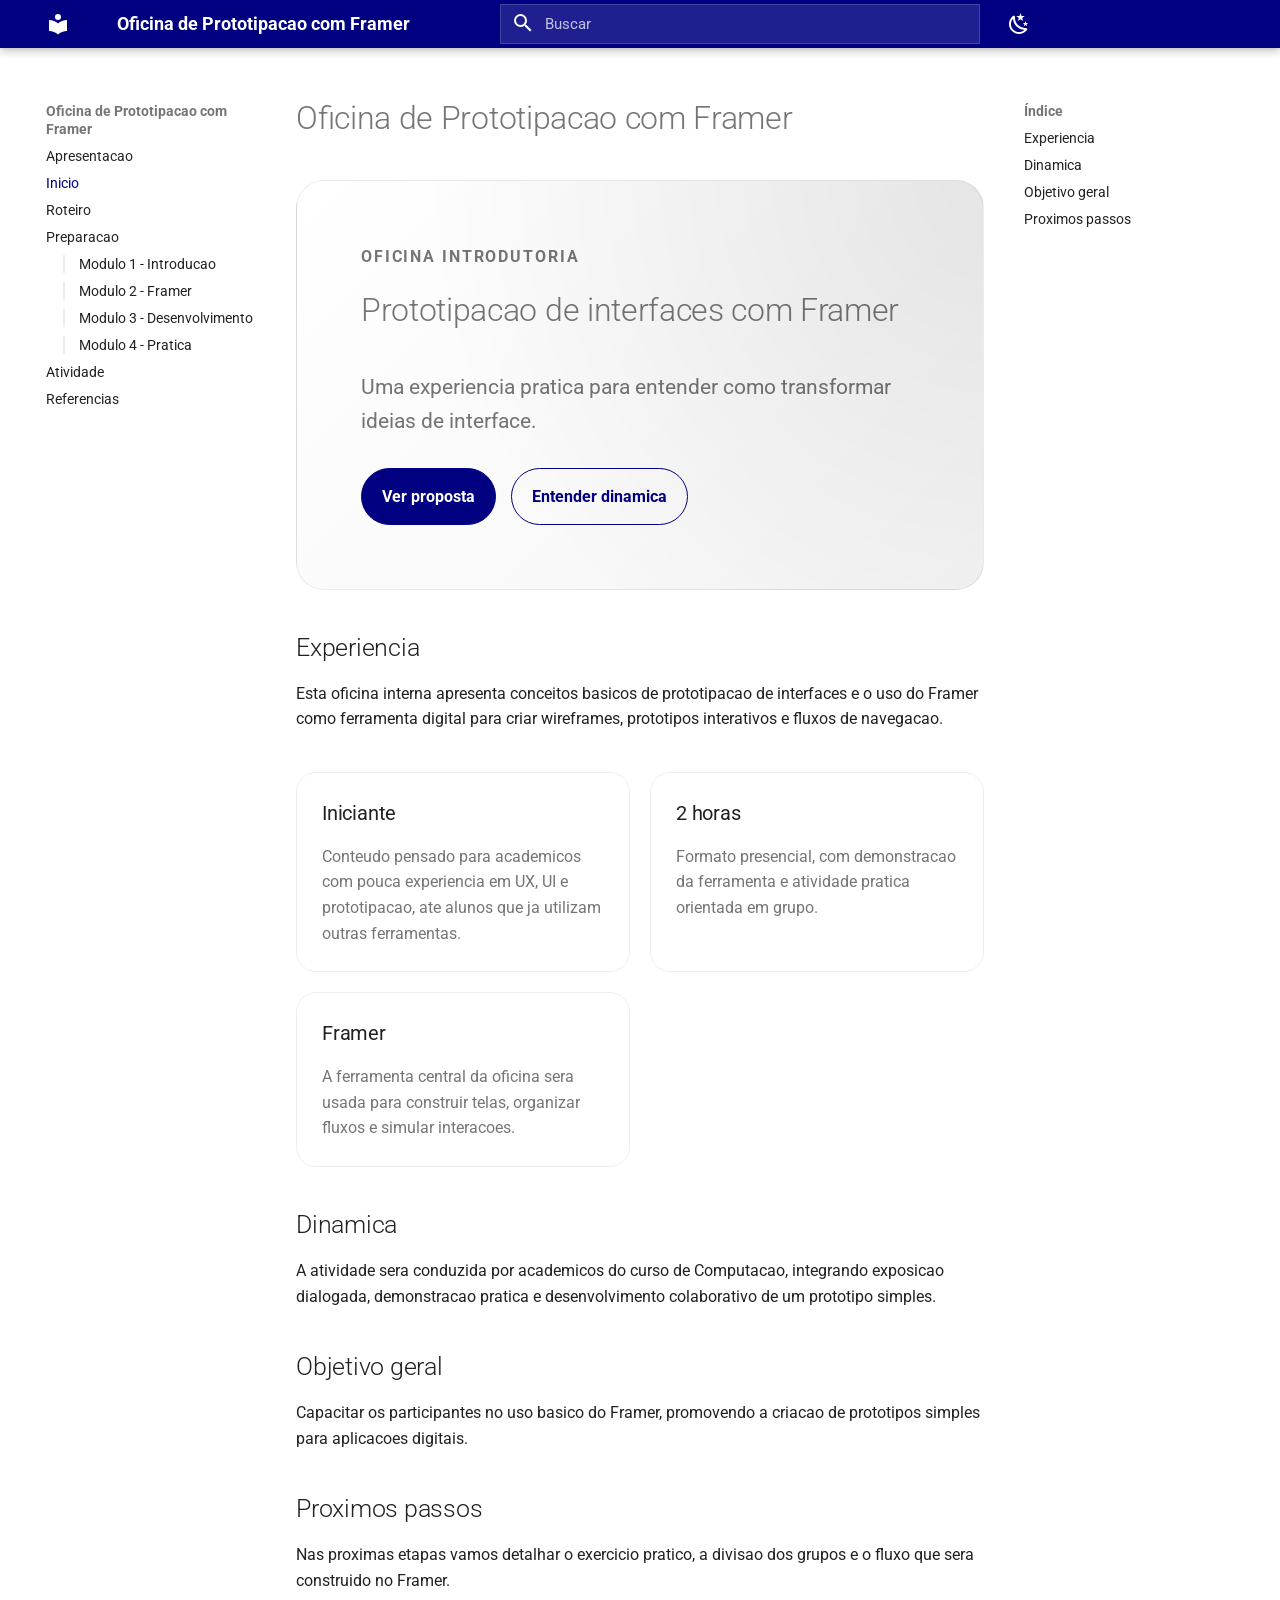
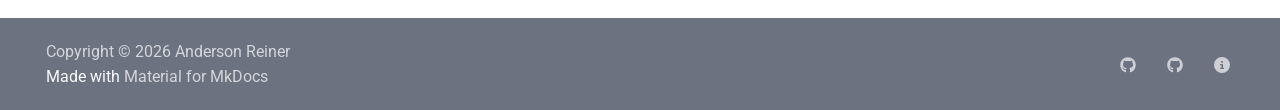
<file: index.html>
<!doctype html>
<html lang="pt" class="no-js">
  <head>
    
      <meta charset="utf-8">
      <meta name="viewport" content="width=device-width,initial-scale=1">
      
        <meta name="description" content="Material de apoio, roteiro e ambiente interativo para uma oficina introdutoria sobre prototipacao de interfaces com Framer.">
      
      
        <meta name="author" content="Anderson">
      
      
        <link rel="canonical" href="https://andersonreiner.github.io/oficina-framer/">
      
      
        <link rel="prev" href="apresentacao/">
      
      
        <link rel="next" href="roteiro/">
      
      
        
      
      
      <link rel="icon" href="assets/images/favicon.png">
      <meta name="generator" content="mkdocs-1.6.1, mkdocs-material-9.7.6">
    
    
      
        <title>Oficina de Prototipacao com Framer</title>
      
    
    
      <link rel="stylesheet" href="assets/stylesheets/main.484c7ddc.min.css">
      
        
        <link rel="stylesheet" href="assets/stylesheets/palette.ab4e12ef.min.css">
      
      


    
    
      
    
    
      
        
        
        <link rel="preconnect" href="https://fonts.gstatic.com" crossorigin>
        <link rel="stylesheet" href="https://fonts.googleapis.com/css?family=Roboto:300,300i,400,400i,700,700i%7CRoboto+Mono:400,400i,700,700i&display=fallback">
        <style>:root{--md-text-font:"Roboto";--md-code-font:"Roboto Mono"}</style>
      
    
    
      <link rel="stylesheet" href="stylesheets/workshop.css">
    
    <script>__md_scope=new URL(".",location),__md_hash=e=>[...e].reduce(((e,_)=>(e<<5)-e+_.charCodeAt(0)),0),__md_get=(e,_=localStorage,t=__md_scope)=>JSON.parse(_.getItem(t.pathname+"."+e)),__md_set=(e,_,t=localStorage,a=__md_scope)=>{try{t.setItem(a.pathname+"."+e,JSON.stringify(_))}catch(e){}}</script>
    
      

    
    
  </head>
  
  
    
    
      
    
    
    
    
    <body dir="ltr" data-md-color-scheme="default" data-md-color-primary="indigo" data-md-color-accent="indigo">
  
    
    <input class="md-toggle" data-md-toggle="drawer" type="checkbox" id="__drawer" autocomplete="off">
    <input class="md-toggle" data-md-toggle="search" type="checkbox" id="__search" autocomplete="off">
    <label class="md-overlay" for="__drawer"></label>
    <div data-md-component="skip">
      
        
        <a href="#oficina-de-prototipacao-com-framer" class="md-skip">
          Pular para conteúdo
        </a>
      
    </div>
    <div data-md-component="announce">
      
    </div>
    
    
      

  

<header class="md-header md-header--shadow" data-md-component="header">
  <nav class="md-header__inner md-grid" aria-label="Cabeçalho">
    <a href="." title="Oficina de Prototipacao com Framer" class="md-header__button md-logo" aria-label="Oficina de Prototipacao com Framer" data-md-component="logo">
      
  
  <svg xmlns="http://www.w3.org/2000/svg" viewBox="0 0 24 24"><path d="M12 8a3 3 0 0 0 3-3 3 3 0 0 0-3-3 3 3 0 0 0-3 3 3 3 0 0 0 3 3m0 3.54C9.64 9.35 6.5 8 3 8v11c3.5 0 6.64 1.35 9 3.54 2.36-2.19 5.5-3.54 9-3.54V8c-3.5 0-6.64 1.35-9 3.54"/></svg>

    </a>
    <label class="md-header__button md-icon" for="__drawer">
      
      <svg xmlns="http://www.w3.org/2000/svg" viewBox="0 0 24 24"><path d="M3 6h18v2H3zm0 5h18v2H3zm0 5h18v2H3z"/></svg>
    </label>
    <div class="md-header__title" data-md-component="header-title">
      <div class="md-header__ellipsis">
        <div class="md-header__topic">
          <span class="md-ellipsis">
            Oficina de Prototipacao com Framer
          </span>
        </div>
        <div class="md-header__topic" data-md-component="header-topic">
          <span class="md-ellipsis">
            
              Inicio
            
          </span>
        </div>
      </div>
    </div>
    
      
        <form class="md-header__option" data-md-component="palette">
  
    
    
    
    <input class="md-option" data-md-color-media="" data-md-color-scheme="default" data-md-color-primary="indigo" data-md-color-accent="indigo"  aria-label="Alternar para modo escuro"  type="radio" name="__palette" id="__palette_0">
    
      <label class="md-header__button md-icon" title="Alternar para modo escuro" for="__palette_1" hidden>
        <svg xmlns="http://www.w3.org/2000/svg" viewBox="0 0 24 24"><path d="m17.75 4.09-2.53 1.94.91 3.06-2.63-1.81-2.63 1.81.91-3.06-2.53-1.94L12.44 4l1.06-3 1.06 3zm3.5 6.91-1.64 1.25.59 1.98-1.7-1.17-1.7 1.17.59-1.98L15.75 11l2.06-.05L18.5 9l.69 1.95zm-2.28 4.95c.83-.08 1.72 1.1 1.19 1.85-.32.45-.66.87-1.08 1.27C15.17 23 8.84 23 4.94 19.07c-3.91-3.9-3.91-10.24 0-14.14.4-.4.82-.76 1.27-1.08.75-.53 1.93.36 1.85 1.19-.27 2.86.69 5.83 2.89 8.02a9.96 9.96 0 0 0 8.02 2.89m-1.64 2.02a12.08 12.08 0 0 1-7.8-3.47c-2.17-2.19-3.33-5-3.49-7.82-2.81 3.14-2.7 7.96.31 10.98 3.02 3.01 7.84 3.12 10.98.31"/></svg>
      </label>
    
  
    
    
    
    <input class="md-option" data-md-color-media="" data-md-color-scheme="slate" data-md-color-primary="indigo" data-md-color-accent="indigo"  aria-label="Alternar para modo claro"  type="radio" name="__palette" id="__palette_1">
    
      <label class="md-header__button md-icon" title="Alternar para modo claro" for="__palette_0" hidden>
        <svg xmlns="http://www.w3.org/2000/svg" viewBox="0 0 24 24"><path d="M12 7a5 5 0 0 1 5 5 5 5 0 0 1-5 5 5 5 0 0 1-5-5 5 5 0 0 1 5-5m0 2a3 3 0 0 0-3 3 3 3 0 0 0 3 3 3 3 0 0 0 3-3 3 3 0 0 0-3-3m0-7 2.39 3.42C13.65 5.15 12.84 5 12 5s-1.65.15-2.39.42zM3.34 7l4.16-.35A7.2 7.2 0 0 0 5.94 8.5c-.44.74-.69 1.5-.83 2.29zm.02 10 1.76-3.77a7.131 7.131 0 0 0 2.38 4.14zM20.65 7l-1.77 3.79a7.02 7.02 0 0 0-2.38-4.15zm-.01 10-4.14.36c.59-.51 1.12-1.14 1.54-1.86.42-.73.69-1.5.83-2.29zM12 22l-2.41-3.44c.74.27 1.55.44 2.41.44.82 0 1.63-.17 2.37-.44z"/></svg>
      </label>
    
  
</form>
      
    
    
      <script>var palette=__md_get("__palette");if(palette&&palette.color){if("(prefers-color-scheme)"===palette.color.media){var media=matchMedia("(prefers-color-scheme: light)"),input=document.querySelector(media.matches?"[data-md-color-media='(prefers-color-scheme: light)']":"[data-md-color-media='(prefers-color-scheme: dark)']");palette.color.media=input.getAttribute("data-md-color-media"),palette.color.scheme=input.getAttribute("data-md-color-scheme"),palette.color.primary=input.getAttribute("data-md-color-primary"),palette.color.accent=input.getAttribute("data-md-color-accent")}for(var[key,value]of Object.entries(palette.color))document.body.setAttribute("data-md-color-"+key,value)}</script>
    
    
    
      
      
        <label class="md-header__button md-icon" for="__search">
          
          <svg xmlns="http://www.w3.org/2000/svg" viewBox="0 0 24 24"><path d="M9.5 3A6.5 6.5 0 0 1 16 9.5c0 1.61-.59 3.09-1.56 4.23l.27.27h.79l5 5-1.5 1.5-5-5v-.79l-.27-.27A6.52 6.52 0 0 1 9.5 16 6.5 6.5 0 0 1 3 9.5 6.5 6.5 0 0 1 9.5 3m0 2C7 5 5 7 5 9.5S7 14 9.5 14 14 12 14 9.5 12 5 9.5 5"/></svg>
        </label>
        <div class="md-search" data-md-component="search" role="dialog">
  <label class="md-search__overlay" for="__search"></label>
  <div class="md-search__inner" role="search">
    <form class="md-search__form" name="search">
      <input type="text" class="md-search__input" name="query" aria-label="Buscar" placeholder="Buscar" autocapitalize="off" autocorrect="off" autocomplete="off" spellcheck="false" data-md-component="search-query" required>
      <label class="md-search__icon md-icon" for="__search">
        
        <svg xmlns="http://www.w3.org/2000/svg" viewBox="0 0 24 24"><path d="M9.5 3A6.5 6.5 0 0 1 16 9.5c0 1.61-.59 3.09-1.56 4.23l.27.27h.79l5 5-1.5 1.5-5-5v-.79l-.27-.27A6.52 6.52 0 0 1 9.5 16 6.5 6.5 0 0 1 3 9.5 6.5 6.5 0 0 1 9.5 3m0 2C7 5 5 7 5 9.5S7 14 9.5 14 14 12 14 9.5 12 5 9.5 5"/></svg>
        
        <svg xmlns="http://www.w3.org/2000/svg" viewBox="0 0 24 24"><path d="M20 11v2H8l5.5 5.5-1.42 1.42L4.16 12l7.92-7.92L13.5 5.5 8 11z"/></svg>
      </label>
      <nav class="md-search__options" aria-label="Pesquisar">
        
        <button type="reset" class="md-search__icon md-icon" title="Limpar" aria-label="Limpar" tabindex="-1">
          
          <svg xmlns="http://www.w3.org/2000/svg" viewBox="0 0 24 24"><path d="M19 6.41 17.59 5 12 10.59 6.41 5 5 6.41 10.59 12 5 17.59 6.41 19 12 13.41 17.59 19 19 17.59 13.41 12z"/></svg>
        </button>
      </nav>
      
        <div class="md-search__suggest" data-md-component="search-suggest"></div>
      
    </form>
    <div class="md-search__output">
      <div class="md-search__scrollwrap" tabindex="0" data-md-scrollfix>
        <div class="md-search-result" data-md-component="search-result">
          <div class="md-search-result__meta">
            Inicializando busca
          </div>
          <ol class="md-search-result__list" role="presentation"></ol>
        </div>
      </div>
    </div>
  </div>
</div>
      
    
    
  </nav>
  
</header>
    
    <div class="md-container" data-md-component="container">
      
      
        
          
        
      
      <main class="md-main" data-md-component="main">
        <div class="md-main__inner md-grid">
          
            
              
              <div class="md-sidebar md-sidebar--primary" data-md-component="sidebar" data-md-type="navigation" >
                <div class="md-sidebar__scrollwrap">
                  <div class="md-sidebar__inner">
                    



<nav class="md-nav md-nav--primary" aria-label="Navegação" data-md-level="0">
  <label class="md-nav__title" for="__drawer">
    <a href="." title="Oficina de Prototipacao com Framer" class="md-nav__button md-logo" aria-label="Oficina de Prototipacao com Framer" data-md-component="logo">
      
  
  <svg xmlns="http://www.w3.org/2000/svg" viewBox="0 0 24 24"><path d="M12 8a3 3 0 0 0 3-3 3 3 0 0 0-3-3 3 3 0 0 0-3 3 3 3 0 0 0 3 3m0 3.54C9.64 9.35 6.5 8 3 8v11c3.5 0 6.64 1.35 9 3.54 2.36-2.19 5.5-3.54 9-3.54V8c-3.5 0-6.64 1.35-9 3.54"/></svg>

    </a>
    Oficina de Prototipacao com Framer
  </label>
  
  <ul class="md-nav__list" data-md-scrollfix>
    
      
      
  
  
  
  
    <li class="md-nav__item">
      <a href="apresentacao/" class="md-nav__link">
        
  
  
  <span class="md-ellipsis">
    
  
    Apresentacao
  

    
  </span>
  
  

      </a>
    </li>
  

    
      
      
  
  
    
  
  
  
    <li class="md-nav__item md-nav__item--active">
      
      <input class="md-nav__toggle md-toggle" type="checkbox" id="__toc">
      
      
        
      
      
        <label class="md-nav__link md-nav__link--active" for="__toc">
          
  
  
  <span class="md-ellipsis">
    
  
    Inicio
  

    
  </span>
  
  

          <span class="md-nav__icon md-icon"></span>
        </label>
      
      <a href="." class="md-nav__link md-nav__link--active">
        
  
  
  <span class="md-ellipsis">
    
  
    Inicio
  

    
  </span>
  
  

      </a>
      
        

<nav class="md-nav md-nav--secondary" aria-label="Índice">
  
  
  
    
  
  
    <label class="md-nav__title" for="__toc">
      <span class="md-nav__icon md-icon"></span>
      Índice
    </label>
    <ul class="md-nav__list" data-md-component="toc" data-md-scrollfix>
      
        <li class="md-nav__item">
  <a href="#experiencia" class="md-nav__link">
    <span class="md-ellipsis">
      
        Experiencia
      
    </span>
  </a>
  
</li>
      
        <li class="md-nav__item">
  <a href="#dinamica" class="md-nav__link">
    <span class="md-ellipsis">
      
        Dinamica
      
    </span>
  </a>
  
</li>
      
        <li class="md-nav__item">
  <a href="#objetivo-geral" class="md-nav__link">
    <span class="md-ellipsis">
      
        Objetivo geral
      
    </span>
  </a>
  
</li>
      
        <li class="md-nav__item">
  <a href="#proximos-passos" class="md-nav__link">
    <span class="md-ellipsis">
      
        Proximos passos
      
    </span>
  </a>
  
</li>
      
    </ul>
  
</nav>
      
    </li>
  

    
      
      
  
  
  
  
    <li class="md-nav__item">
      <a href="roteiro/" class="md-nav__link">
        
  
  
  <span class="md-ellipsis">
    
  
    Roteiro
  

    
  </span>
  
  

      </a>
    </li>
  

    
      
      
  
  
  
  
    <li class="md-nav__item">
      <a href="preparacao/" class="md-nav__link">
        
  
  
  <span class="md-ellipsis">
    
  
    Preparacao
  

    
  </span>
  
  

      </a>
    </li>
  

    
      
      
  
  
  
  
    <li class="md-nav__item">
      <a href="modulo-1-introducao/" class="md-nav__link">
        
  
  
  <span class="md-ellipsis">
    
  
    Modulo 1 - Introducao
  

    
  </span>
  
  

      </a>
    </li>
  

    
      
      
  
  
  
  
    <li class="md-nav__item">
      <a href="modulo-2-framer/" class="md-nav__link">
        
  
  
  <span class="md-ellipsis">
    
  
    Modulo 2 - Framer
  

    
  </span>
  
  

      </a>
    </li>
  

    
      
      
  
  
  
  
    <li class="md-nav__item">
      <a href="modulo-3-desenvolvimento/" class="md-nav__link">
        
  
  
  <span class="md-ellipsis">
    
  
    Modulo 3 - Desenvolvimento
  

    
  </span>
  
  

      </a>
    </li>
  

    
      
      
  
  
  
  
    <li class="md-nav__item">
      <a href="modulo-4-pratica/" class="md-nav__link">
        
  
  
  <span class="md-ellipsis">
    
  
    Modulo 4 - Pratica
  

    
  </span>
  
  

      </a>
    </li>
  

    
      
      
  
  
  
  
    <li class="md-nav__item">
      <a href="atividade/" class="md-nav__link">
        
  
  
  <span class="md-ellipsis">
    
  
    Atividade
  

    
  </span>
  
  

      </a>
    </li>
  

    
      
      
  
  
  
  
    <li class="md-nav__item">
      <a href="referencias/" class="md-nav__link">
        
  
  
  <span class="md-ellipsis">
    
  
    Referencias
  

    
  </span>
  
  

      </a>
    </li>
  

    
  </ul>
</nav>
                  </div>
                </div>
              </div>
            
            
              
              <div class="md-sidebar md-sidebar--secondary" data-md-component="sidebar" data-md-type="toc" >
                <div class="md-sidebar__scrollwrap">
                  <div class="md-sidebar__inner">
                    

<nav class="md-nav md-nav--secondary" aria-label="Índice">
  
  
  
    
  
  
    <label class="md-nav__title" for="__toc">
      <span class="md-nav__icon md-icon"></span>
      Índice
    </label>
    <ul class="md-nav__list" data-md-component="toc" data-md-scrollfix>
      
        <li class="md-nav__item">
  <a href="#experiencia" class="md-nav__link">
    <span class="md-ellipsis">
      
        Experiencia
      
    </span>
  </a>
  
</li>
      
        <li class="md-nav__item">
  <a href="#dinamica" class="md-nav__link">
    <span class="md-ellipsis">
      
        Dinamica
      
    </span>
  </a>
  
</li>
      
        <li class="md-nav__item">
  <a href="#objetivo-geral" class="md-nav__link">
    <span class="md-ellipsis">
      
        Objetivo geral
      
    </span>
  </a>
  
</li>
      
        <li class="md-nav__item">
  <a href="#proximos-passos" class="md-nav__link">
    <span class="md-ellipsis">
      
        Proximos passos
      
    </span>
  </a>
  
</li>
      
    </ul>
  
</nav>
                  </div>
                </div>
              </div>
            
          
          
            <div class="md-content" data-md-component="content">
              
              <article class="md-content__inner md-typeset">
                
                  



<h1 id="oficina-de-prototipacao-com-framer">Oficina de Prototipacao com Framer</h1>
<section class="hero">
  <p class="hero__eyebrow">Oficina introdutoria</p>
  <h1 class="hero__title">Prototipacao de interfaces com Framer</h1>
  <p class="hero__text">
    Uma experiencia pratica para entender como transformar ideias de interface.
  </p>
  <div class="hero__actions">
    <a class="hero__button hero__button--primary" href="#experiencia">Ver proposta</a>
    <a class="hero__button" href="#dinamica">Entender dinamica</a>
  </div>
</section>

<h2 id="experiencia">Experiencia</h2>
<p>Esta oficina interna apresenta conceitos basicos de prototipacao de interfaces e o uso do Framer como ferramenta digital para criar wireframes, prototipos interativos e fluxos de navegacao.</p>
<div class="landing-grid">
  <article class="landing-card">
    <h3>Iniciante</h3>
    <p>Conteudo pensado para academicos com pouca experiencia em UX, UI e prototipacao, ate alunos que ja utilizam outras ferramentas.</p>
  </article>
  <article class="landing-card">
    <h3>2 horas</h3>
    <p>Formato presencial, com demonstracao da ferramenta e atividade pratica orientada em grupo.</p>
  </article>
  <article class="landing-card">
    <h3>Framer</h3>
    <p>A ferramenta central da oficina sera usada para construir telas, organizar fluxos e simular interacoes.</p>
  </article>
</div>

<h2 id="dinamica">Dinamica</h2>
<p>A atividade sera conduzida por academicos do curso de Computacao, integrando exposicao dialogada, demonstracao pratica e desenvolvimento colaborativo de um prototipo simples.</p>
<h2 id="objetivo-geral">Objetivo geral</h2>
<p>Capacitar os participantes no uso basico do Framer, promovendo a criacao de prototipos simples para aplicacoes digitais.</p>
<h2 id="proximos-passos">Proximos passos</h2>
<p>Nas proximas etapas vamos detalhar o exercicio pratico, a divisao dos grupos e o fluxo que sera construido no Framer.</p>












                
              </article>
            </div>
          
          
<script>var target=document.getElementById(location.hash.slice(1));target&&target.name&&(target.checked=target.name.startsWith("__tabbed_"))</script>
        </div>
        
          <button type="button" class="md-top md-icon" data-md-component="top" hidden>
  
  <svg xmlns="http://www.w3.org/2000/svg" viewBox="0 0 24 24"><path d="M13 20h-2V8l-5.5 5.5-1.42-1.42L12 4.16l7.92 7.92-1.42 1.42L13 8z"/></svg>
  Voltar para o topo
</button>
        
      </main>
      
        <footer class="md-footer">
  
  <div class="md-footer-meta md-typeset">
    <div class="md-footer-meta__inner md-grid">
      <div class="md-copyright">
  
    <div class="md-copyright__highlight">
      Copyright &copy; 2026 Anderson Reiner
    </div>
  
  
    Made with
    <a href="https://squidfunk.github.io/mkdocs-material/" target="_blank" rel="noopener">
      Material for MkDocs
    </a>
  
</div>
      
        
<div class="md-social">
  
    
    
    
    
    <a href="https://github.com/AndersonReiner" target="_blank" rel="noopener" title="Anderson Reiner no GitHub" class="md-social__link">
      <svg xmlns="http://www.w3.org/2000/svg" viewBox="0 0 512 512"><!--! Font Awesome Free 7.1.0 by @fontawesome - https://fontawesome.com License - https://fontawesome.com/license/free (Icons: CC BY 4.0, Fonts: SIL OFL 1.1, Code: MIT License) Copyright 2025 Fonticons, Inc.--><path d="M173.9 397.4c0 2-2.3 3.6-5.2 3.6-3.3.3-5.6-1.3-5.6-3.6 0-2 2.3-3.6 5.2-3.6 3-.3 5.6 1.3 5.6 3.6m-31.1-4.5c-.7 2 1.3 4.3 4.3 4.9 2.6 1 5.6 0 6.2-2s-1.3-4.3-4.3-5.2c-2.6-.7-5.5.3-6.2 2.3m44.2-1.7c-2.9.7-4.9 2.6-4.6 4.9.3 2 2.9 3.3 5.9 2.6 2.9-.7 4.9-2.6 4.6-4.6-.3-1.9-3-3.2-5.9-2.9M252.8 8C114.1 8 8 113.3 8 252c0 110.9 69.8 205.8 169.5 239.2 12.8 2.3 17.3-5.6 17.3-12.1 0-6.2-.3-40.4-.3-61.4 0 0-70 15-84.7-29.8 0 0-11.4-29.1-27.8-36.6 0 0-22.9-15.7 1.6-15.4 0 0 24.9 2 38.6 25.8 21.9 38.6 58.6 27.5 72.9 20.9 2.3-16 8.8-27.1 16-33.7-55.9-6.2-112.3-14.3-112.3-110.5 0-27.5 7.6-41.3 23.6-58.9-2.6-6.5-11.1-33.3 2.6-67.9 20.9-6.5 69 27 69 27 20-5.6 41.5-8.5 62.8-8.5s42.8 2.9 62.8 8.5c0 0 48.1-33.6 69-27 13.7 34.7 5.2 61.4 2.6 67.9 16 17.7 25.8 31.5 25.8 58.9 0 96.5-58.9 104.2-114.8 110.5 9.2 7.9 17 22.9 17 46.4 0 33.7-.3 75.4-.3 83.6 0 6.5 4.6 14.4 17.3 12.1C436.2 457.8 504 362.9 504 252 504 113.3 391.5 8 252.8 8M105.2 352.9c-1.3 1-1 3.3.7 5.2 1.6 1.6 3.9 2.3 5.2 1 1.3-1 1-3.3-.7-5.2-1.6-1.6-3.9-2.3-5.2-1m-10.8-8.1c-.7 1.3.3 2.9 2.3 3.9 1.6 1 3.6.7 4.3-.7.7-1.3-.3-2.9-2.3-3.9-2-.6-3.6-.3-4.3.7m32.4 35.6c-1.6 1.3-1 4.3 1.3 6.2 2.3 2.3 5.2 2.6 6.5 1 1.3-1.3.7-4.3-1.3-6.2-2.2-2.3-5.2-2.6-6.5-1m-11.4-14.7c-1.6 1-1.6 3.6 0 5.9s4.3 3.3 5.6 2.3c1.6-1.3 1.6-3.9 0-6.2-1.4-2.3-4-3.3-5.6-2"/></svg>
    </a>
  
    
    
    
    
    <a href="https://github.com/gustavo-patricio" target="_blank" rel="noopener" title="Gustavo Patrick no GitHub" class="md-social__link">
      <svg xmlns="http://www.w3.org/2000/svg" viewBox="0 0 512 512"><!--! Font Awesome Free 7.1.0 by @fontawesome - https://fontawesome.com License - https://fontawesome.com/license/free (Icons: CC BY 4.0, Fonts: SIL OFL 1.1, Code: MIT License) Copyright 2025 Fonticons, Inc.--><path d="M173.9 397.4c0 2-2.3 3.6-5.2 3.6-3.3.3-5.6-1.3-5.6-3.6 0-2 2.3-3.6 5.2-3.6 3-.3 5.6 1.3 5.6 3.6m-31.1-4.5c-.7 2 1.3 4.3 4.3 4.9 2.6 1 5.6 0 6.2-2s-1.3-4.3-4.3-5.2c-2.6-.7-5.5.3-6.2 2.3m44.2-1.7c-2.9.7-4.9 2.6-4.6 4.9.3 2 2.9 3.3 5.9 2.6 2.9-.7 4.9-2.6 4.6-4.6-.3-1.9-3-3.2-5.9-2.9M252.8 8C114.1 8 8 113.3 8 252c0 110.9 69.8 205.8 169.5 239.2 12.8 2.3 17.3-5.6 17.3-12.1 0-6.2-.3-40.4-.3-61.4 0 0-70 15-84.7-29.8 0 0-11.4-29.1-27.8-36.6 0 0-22.9-15.7 1.6-15.4 0 0 24.9 2 38.6 25.8 21.9 38.6 58.6 27.5 72.9 20.9 2.3-16 8.8-27.1 16-33.7-55.9-6.2-112.3-14.3-112.3-110.5 0-27.5 7.6-41.3 23.6-58.9-2.6-6.5-11.1-33.3 2.6-67.9 20.9-6.5 69 27 69 27 20-5.6 41.5-8.5 62.8-8.5s42.8 2.9 62.8 8.5c0 0 48.1-33.6 69-27 13.7 34.7 5.2 61.4 2.6 67.9 16 17.7 25.8 31.5 25.8 58.9 0 96.5-58.9 104.2-114.8 110.5 9.2 7.9 17 22.9 17 46.4 0 33.7-.3 75.4-.3 83.6 0 6.5 4.6 14.4 17.3 12.1C436.2 457.8 504 362.9 504 252 504 113.3 391.5 8 252.8 8M105.2 352.9c-1.3 1-1 3.3.7 5.2 1.6 1.6 3.9 2.3 5.2 1 1.3-1 1-3.3-.7-5.2-1.6-1.6-3.9-2.3-5.2-1m-10.8-8.1c-.7 1.3.3 2.9 2.3 3.9 1.6 1 3.6.7 4.3-.7.7-1.3-.3-2.9-2.3-3.9-2-.6-3.6-.3-4.3.7m32.4 35.6c-1.6 1.3-1 4.3 1.3 6.2 2.3 2.3 5.2 2.6 6.5 1 1.3-1.3.7-4.3-1.3-6.2-2.2-2.3-5.2-2.6-6.5-1m-11.4-14.7c-1.6 1-1.6 3.6 0 5.9s4.3 3.3 5.6 2.3c1.6-1.3 1.6-3.9 0-6.2-1.4-2.3-4-3.3-5.6-2"/></svg>
    </a>
  
    
    
    
    
    <a href="https://squidfunk.github.io/mkdocs-material/" target="_blank" rel="noopener" title="MkDocs Material" class="md-social__link">
      <svg xmlns="http://www.w3.org/2000/svg" viewBox="0 0 512 512"><!--! Font Awesome Free 7.1.0 by @fontawesome - https://fontawesome.com License - https://fontawesome.com/license/free (Icons: CC BY 4.0, Fonts: SIL OFL 1.1, Code: MIT License) Copyright 2025 Fonticons, Inc.--><path d="M256 512a256 256 0 1 0 0-512 256 256 0 1 0 0 512m-32-352a32 32 0 1 1 64 0 32 32 0 1 1-64 0m-8 64h48c13.3 0 24 10.7 24 24v88h8c13.3 0 24 10.7 24 24s-10.7 24-24 24h-80c-13.3 0-24-10.7-24-24s10.7-24 24-24h24v-64h-24c-13.3 0-24-10.7-24-24s10.7-24 24-24"/></svg>
    </a>
  
</div>
      
    </div>
  </div>
</footer>
      
    </div>
    <div class="md-dialog" data-md-component="dialog">
      <div class="md-dialog__inner md-typeset"></div>
    </div>
    
      <div class="md-progress" data-md-component="progress" role="progressbar"></div>
    
    
    
      
      
      <script id="__config" type="application/json">{"annotate": null, "base": ".", "features": ["navigation.instant", "navigation.instant.progress", "navigation.tracking", "navigation.sections", "navigation.top", "content.code.copy", "search.highlight", "search.suggest"], "search": "assets/javascripts/workers/search.2c215733.min.js", "tags": null, "translations": {"clipboard.copied": "Copiado para \u00e1rea de transfer\u00eancia", "clipboard.copy": "Copiar para \u00e1rea de transfer\u00eancia", "search.result.more.one": "mais 1 nesta p\u00e1gina", "search.result.more.other": "# mais nesta p\u00e1gina", "search.result.none": "Nenhum documento encontrado", "search.result.one": "1 documento encontrado", "search.result.other": "# documentos encontrados", "search.result.placeholder": "Digite para iniciar a busca", "search.result.term.missing": "Ausente", "select.version": "Selecione a vers\u00e3o"}, "version": null}</script>
    
    
      <script src="assets/javascripts/bundle.79ae519e.min.js"></script>
      
    
  </body>
</html>
</file>
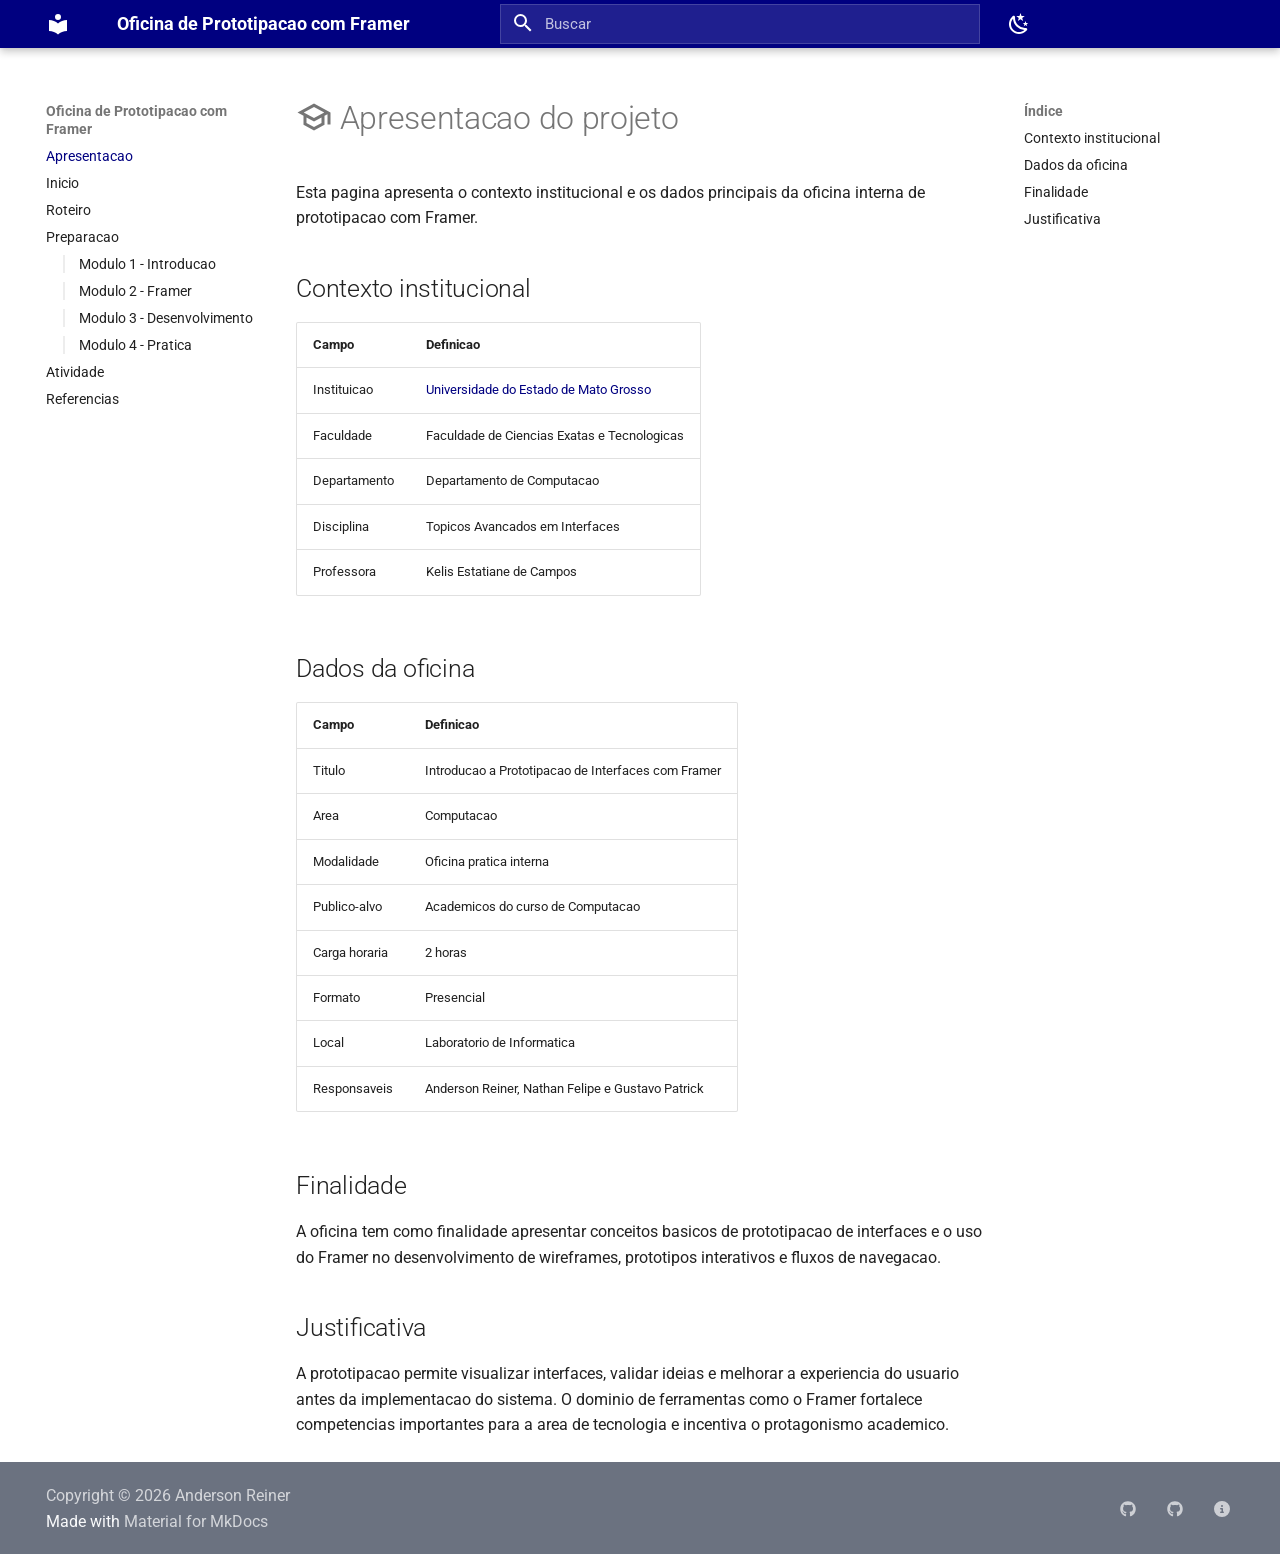
<file: apresentacao/index.html>
<!doctype html>
<html lang="pt" class="no-js">
  <head>
    
      <meta charset="utf-8">
      <meta name="viewport" content="width=device-width,initial-scale=1">
      
        <meta name="description" content="Material de apoio, roteiro e ambiente interativo para uma oficina introdutoria sobre prototipacao de interfaces com Framer.">
      
      
        <meta name="author" content="Anderson">
      
      
        <link rel="canonical" href="https://andersonreiner.github.io/oficina-framer/apresentacao/">
      
      
      
        <link rel="next" href="..">
      
      
        
      
      
      <link rel="icon" href="../assets/images/favicon.png">
      <meta name="generator" content="mkdocs-1.6.1, mkdocs-material-9.7.6">
    
    
      
        <title>Apresentacao - Oficina de Prototipacao com Framer</title>
      
    
    
      <link rel="stylesheet" href="../assets/stylesheets/main.484c7ddc.min.css">
      
        
        <link rel="stylesheet" href="../assets/stylesheets/palette.ab4e12ef.min.css">
      
      


    
    
      
    
    
      
        
        
        <link rel="preconnect" href="https://fonts.gstatic.com" crossorigin>
        <link rel="stylesheet" href="https://fonts.googleapis.com/css?family=Roboto:300,300i,400,400i,700,700i%7CRoboto+Mono:400,400i,700,700i&display=fallback">
        <style>:root{--md-text-font:"Roboto";--md-code-font:"Roboto Mono"}</style>
      
    
    
      <link rel="stylesheet" href="../stylesheets/workshop.css">
    
    <script>__md_scope=new URL("..",location),__md_hash=e=>[...e].reduce(((e,_)=>(e<<5)-e+_.charCodeAt(0)),0),__md_get=(e,_=localStorage,t=__md_scope)=>JSON.parse(_.getItem(t.pathname+"."+e)),__md_set=(e,_,t=localStorage,a=__md_scope)=>{try{t.setItem(a.pathname+"."+e,JSON.stringify(_))}catch(e){}}</script>
    
      

    
    
  </head>
  
  
    
    
      
    
    
    
    
    <body dir="ltr" data-md-color-scheme="default" data-md-color-primary="indigo" data-md-color-accent="indigo">
  
    
    <input class="md-toggle" data-md-toggle="drawer" type="checkbox" id="__drawer" autocomplete="off">
    <input class="md-toggle" data-md-toggle="search" type="checkbox" id="__search" autocomplete="off">
    <label class="md-overlay" for="__drawer"></label>
    <div data-md-component="skip">
      
        
        <a href="#apresentacao-do-projeto" class="md-skip">
          Pular para conteúdo
        </a>
      
    </div>
    <div data-md-component="announce">
      
    </div>
    
    
      

  

<header class="md-header md-header--shadow" data-md-component="header">
  <nav class="md-header__inner md-grid" aria-label="Cabeçalho">
    <a href=".." title="Oficina de Prototipacao com Framer" class="md-header__button md-logo" aria-label="Oficina de Prototipacao com Framer" data-md-component="logo">
      
  
  <svg xmlns="http://www.w3.org/2000/svg" viewBox="0 0 24 24"><path d="M12 8a3 3 0 0 0 3-3 3 3 0 0 0-3-3 3 3 0 0 0-3 3 3 3 0 0 0 3 3m0 3.54C9.64 9.35 6.5 8 3 8v11c3.5 0 6.64 1.35 9 3.54 2.36-2.19 5.5-3.54 9-3.54V8c-3.5 0-6.64 1.35-9 3.54"/></svg>

    </a>
    <label class="md-header__button md-icon" for="__drawer">
      
      <svg xmlns="http://www.w3.org/2000/svg" viewBox="0 0 24 24"><path d="M3 6h18v2H3zm0 5h18v2H3zm0 5h18v2H3z"/></svg>
    </label>
    <div class="md-header__title" data-md-component="header-title">
      <div class="md-header__ellipsis">
        <div class="md-header__topic">
          <span class="md-ellipsis">
            Oficina de Prototipacao com Framer
          </span>
        </div>
        <div class="md-header__topic" data-md-component="header-topic">
          <span class="md-ellipsis">
            
              Apresentacao
            
          </span>
        </div>
      </div>
    </div>
    
      
        <form class="md-header__option" data-md-component="palette">
  
    
    
    
    <input class="md-option" data-md-color-media="" data-md-color-scheme="default" data-md-color-primary="indigo" data-md-color-accent="indigo"  aria-label="Alternar para modo escuro"  type="radio" name="__palette" id="__palette_0">
    
      <label class="md-header__button md-icon" title="Alternar para modo escuro" for="__palette_1" hidden>
        <svg xmlns="http://www.w3.org/2000/svg" viewBox="0 0 24 24"><path d="m17.75 4.09-2.53 1.94.91 3.06-2.63-1.81-2.63 1.81.91-3.06-2.53-1.94L12.44 4l1.06-3 1.06 3zm3.5 6.91-1.64 1.25.59 1.98-1.7-1.17-1.7 1.17.59-1.98L15.75 11l2.06-.05L18.5 9l.69 1.95zm-2.28 4.95c.83-.08 1.72 1.1 1.19 1.85-.32.45-.66.87-1.08 1.27C15.17 23 8.84 23 4.94 19.07c-3.91-3.9-3.91-10.24 0-14.14.4-.4.82-.76 1.27-1.08.75-.53 1.93.36 1.85 1.19-.27 2.86.69 5.83 2.89 8.02a9.96 9.96 0 0 0 8.02 2.89m-1.64 2.02a12.08 12.08 0 0 1-7.8-3.47c-2.17-2.19-3.33-5-3.49-7.82-2.81 3.14-2.7 7.96.31 10.98 3.02 3.01 7.84 3.12 10.98.31"/></svg>
      </label>
    
  
    
    
    
    <input class="md-option" data-md-color-media="" data-md-color-scheme="slate" data-md-color-primary="indigo" data-md-color-accent="indigo"  aria-label="Alternar para modo claro"  type="radio" name="__palette" id="__palette_1">
    
      <label class="md-header__button md-icon" title="Alternar para modo claro" for="__palette_0" hidden>
        <svg xmlns="http://www.w3.org/2000/svg" viewBox="0 0 24 24"><path d="M12 7a5 5 0 0 1 5 5 5 5 0 0 1-5 5 5 5 0 0 1-5-5 5 5 0 0 1 5-5m0 2a3 3 0 0 0-3 3 3 3 0 0 0 3 3 3 3 0 0 0 3-3 3 3 0 0 0-3-3m0-7 2.39 3.42C13.65 5.15 12.84 5 12 5s-1.65.15-2.39.42zM3.34 7l4.16-.35A7.2 7.2 0 0 0 5.94 8.5c-.44.74-.69 1.5-.83 2.29zm.02 10 1.76-3.77a7.131 7.131 0 0 0 2.38 4.14zM20.65 7l-1.77 3.79a7.02 7.02 0 0 0-2.38-4.15zm-.01 10-4.14.36c.59-.51 1.12-1.14 1.54-1.86.42-.73.69-1.5.83-2.29zM12 22l-2.41-3.44c.74.27 1.55.44 2.41.44.82 0 1.63-.17 2.37-.44z"/></svg>
      </label>
    
  
</form>
      
    
    
      <script>var palette=__md_get("__palette");if(palette&&palette.color){if("(prefers-color-scheme)"===palette.color.media){var media=matchMedia("(prefers-color-scheme: light)"),input=document.querySelector(media.matches?"[data-md-color-media='(prefers-color-scheme: light)']":"[data-md-color-media='(prefers-color-scheme: dark)']");palette.color.media=input.getAttribute("data-md-color-media"),palette.color.scheme=input.getAttribute("data-md-color-scheme"),palette.color.primary=input.getAttribute("data-md-color-primary"),palette.color.accent=input.getAttribute("data-md-color-accent")}for(var[key,value]of Object.entries(palette.color))document.body.setAttribute("data-md-color-"+key,value)}</script>
    
    
    
      
      
        <label class="md-header__button md-icon" for="__search">
          
          <svg xmlns="http://www.w3.org/2000/svg" viewBox="0 0 24 24"><path d="M9.5 3A6.5 6.5 0 0 1 16 9.5c0 1.61-.59 3.09-1.56 4.23l.27.27h.79l5 5-1.5 1.5-5-5v-.79l-.27-.27A6.52 6.52 0 0 1 9.5 16 6.5 6.5 0 0 1 3 9.5 6.5 6.5 0 0 1 9.5 3m0 2C7 5 5 7 5 9.5S7 14 9.5 14 14 12 14 9.5 12 5 9.5 5"/></svg>
        </label>
        <div class="md-search" data-md-component="search" role="dialog">
  <label class="md-search__overlay" for="__search"></label>
  <div class="md-search__inner" role="search">
    <form class="md-search__form" name="search">
      <input type="text" class="md-search__input" name="query" aria-label="Buscar" placeholder="Buscar" autocapitalize="off" autocorrect="off" autocomplete="off" spellcheck="false" data-md-component="search-query" required>
      <label class="md-search__icon md-icon" for="__search">
        
        <svg xmlns="http://www.w3.org/2000/svg" viewBox="0 0 24 24"><path d="M9.5 3A6.5 6.5 0 0 1 16 9.5c0 1.61-.59 3.09-1.56 4.23l.27.27h.79l5 5-1.5 1.5-5-5v-.79l-.27-.27A6.52 6.52 0 0 1 9.5 16 6.5 6.5 0 0 1 3 9.5 6.5 6.5 0 0 1 9.5 3m0 2C7 5 5 7 5 9.5S7 14 9.5 14 14 12 14 9.5 12 5 9.5 5"/></svg>
        
        <svg xmlns="http://www.w3.org/2000/svg" viewBox="0 0 24 24"><path d="M20 11v2H8l5.5 5.5-1.42 1.42L4.16 12l7.92-7.92L13.5 5.5 8 11z"/></svg>
      </label>
      <nav class="md-search__options" aria-label="Pesquisar">
        
        <button type="reset" class="md-search__icon md-icon" title="Limpar" aria-label="Limpar" tabindex="-1">
          
          <svg xmlns="http://www.w3.org/2000/svg" viewBox="0 0 24 24"><path d="M19 6.41 17.59 5 12 10.59 6.41 5 5 6.41 10.59 12 5 17.59 6.41 19 12 13.41 17.59 19 19 17.59 13.41 12z"/></svg>
        </button>
      </nav>
      
        <div class="md-search__suggest" data-md-component="search-suggest"></div>
      
    </form>
    <div class="md-search__output">
      <div class="md-search__scrollwrap" tabindex="0" data-md-scrollfix>
        <div class="md-search-result" data-md-component="search-result">
          <div class="md-search-result__meta">
            Inicializando busca
          </div>
          <ol class="md-search-result__list" role="presentation"></ol>
        </div>
      </div>
    </div>
  </div>
</div>
      
    
    
  </nav>
  
</header>
    
    <div class="md-container" data-md-component="container">
      
      
        
          
        
      
      <main class="md-main" data-md-component="main">
        <div class="md-main__inner md-grid">
          
            
              
              <div class="md-sidebar md-sidebar--primary" data-md-component="sidebar" data-md-type="navigation" >
                <div class="md-sidebar__scrollwrap">
                  <div class="md-sidebar__inner">
                    



<nav class="md-nav md-nav--primary" aria-label="Navegação" data-md-level="0">
  <label class="md-nav__title" for="__drawer">
    <a href=".." title="Oficina de Prototipacao com Framer" class="md-nav__button md-logo" aria-label="Oficina de Prototipacao com Framer" data-md-component="logo">
      
  
  <svg xmlns="http://www.w3.org/2000/svg" viewBox="0 0 24 24"><path d="M12 8a3 3 0 0 0 3-3 3 3 0 0 0-3-3 3 3 0 0 0-3 3 3 3 0 0 0 3 3m0 3.54C9.64 9.35 6.5 8 3 8v11c3.5 0 6.64 1.35 9 3.54 2.36-2.19 5.5-3.54 9-3.54V8c-3.5 0-6.64 1.35-9 3.54"/></svg>

    </a>
    Oficina de Prototipacao com Framer
  </label>
  
  <ul class="md-nav__list" data-md-scrollfix>
    
      
      
  
  
    
  
  
  
    <li class="md-nav__item md-nav__item--active">
      
      <input class="md-nav__toggle md-toggle" type="checkbox" id="__toc">
      
      
        
      
      
        <label class="md-nav__link md-nav__link--active" for="__toc">
          
  
  
  <span class="md-ellipsis">
    
  
    Apresentacao
  

    
  </span>
  
  

          <span class="md-nav__icon md-icon"></span>
        </label>
      
      <a href="./" class="md-nav__link md-nav__link--active">
        
  
  
  <span class="md-ellipsis">
    
  
    Apresentacao
  

    
  </span>
  
  

      </a>
      
        

<nav class="md-nav md-nav--secondary" aria-label="Índice">
  
  
  
    
  
  
    <label class="md-nav__title" for="__toc">
      <span class="md-nav__icon md-icon"></span>
      Índice
    </label>
    <ul class="md-nav__list" data-md-component="toc" data-md-scrollfix>
      
        <li class="md-nav__item">
  <a href="#contexto-institucional" class="md-nav__link">
    <span class="md-ellipsis">
      
        Contexto institucional
      
    </span>
  </a>
  
</li>
      
        <li class="md-nav__item">
  <a href="#dados-da-oficina" class="md-nav__link">
    <span class="md-ellipsis">
      
        Dados da oficina
      
    </span>
  </a>
  
</li>
      
        <li class="md-nav__item">
  <a href="#finalidade" class="md-nav__link">
    <span class="md-ellipsis">
      
        Finalidade
      
    </span>
  </a>
  
</li>
      
        <li class="md-nav__item">
  <a href="#justificativa" class="md-nav__link">
    <span class="md-ellipsis">
      
        Justificativa
      
    </span>
  </a>
  
</li>
      
    </ul>
  
</nav>
      
    </li>
  

    
      
      
  
  
  
  
    <li class="md-nav__item">
      <a href=".." class="md-nav__link">
        
  
  
  <span class="md-ellipsis">
    
  
    Inicio
  

    
  </span>
  
  

      </a>
    </li>
  

    
      
      
  
  
  
  
    <li class="md-nav__item">
      <a href="../roteiro/" class="md-nav__link">
        
  
  
  <span class="md-ellipsis">
    
  
    Roteiro
  

    
  </span>
  
  

      </a>
    </li>
  

    
      
      
  
  
  
  
    <li class="md-nav__item">
      <a href="../preparacao/" class="md-nav__link">
        
  
  
  <span class="md-ellipsis">
    
  
    Preparacao
  

    
  </span>
  
  

      </a>
    </li>
  

    
      
      
  
  
  
  
    <li class="md-nav__item">
      <a href="../modulo-1-introducao/" class="md-nav__link">
        
  
  
  <span class="md-ellipsis">
    
  
    Modulo 1 - Introducao
  

    
  </span>
  
  

      </a>
    </li>
  

    
      
      
  
  
  
  
    <li class="md-nav__item">
      <a href="../modulo-2-framer/" class="md-nav__link">
        
  
  
  <span class="md-ellipsis">
    
  
    Modulo 2 - Framer
  

    
  </span>
  
  

      </a>
    </li>
  

    
      
      
  
  
  
  
    <li class="md-nav__item">
      <a href="../modulo-3-desenvolvimento/" class="md-nav__link">
        
  
  
  <span class="md-ellipsis">
    
  
    Modulo 3 - Desenvolvimento
  

    
  </span>
  
  

      </a>
    </li>
  

    
      
      
  
  
  
  
    <li class="md-nav__item">
      <a href="../modulo-4-pratica/" class="md-nav__link">
        
  
  
  <span class="md-ellipsis">
    
  
    Modulo 4 - Pratica
  

    
  </span>
  
  

      </a>
    </li>
  

    
      
      
  
  
  
  
    <li class="md-nav__item">
      <a href="../atividade/" class="md-nav__link">
        
  
  
  <span class="md-ellipsis">
    
  
    Atividade
  

    
  </span>
  
  

      </a>
    </li>
  

    
      
      
  
  
  
  
    <li class="md-nav__item">
      <a href="../referencias/" class="md-nav__link">
        
  
  
  <span class="md-ellipsis">
    
  
    Referencias
  

    
  </span>
  
  

      </a>
    </li>
  

    
  </ul>
</nav>
                  </div>
                </div>
              </div>
            
            
              
              <div class="md-sidebar md-sidebar--secondary" data-md-component="sidebar" data-md-type="toc" >
                <div class="md-sidebar__scrollwrap">
                  <div class="md-sidebar__inner">
                    

<nav class="md-nav md-nav--secondary" aria-label="Índice">
  
  
  
    
  
  
    <label class="md-nav__title" for="__toc">
      <span class="md-nav__icon md-icon"></span>
      Índice
    </label>
    <ul class="md-nav__list" data-md-component="toc" data-md-scrollfix>
      
        <li class="md-nav__item">
  <a href="#contexto-institucional" class="md-nav__link">
    <span class="md-ellipsis">
      
        Contexto institucional
      
    </span>
  </a>
  
</li>
      
        <li class="md-nav__item">
  <a href="#dados-da-oficina" class="md-nav__link">
    <span class="md-ellipsis">
      
        Dados da oficina
      
    </span>
  </a>
  
</li>
      
        <li class="md-nav__item">
  <a href="#finalidade" class="md-nav__link">
    <span class="md-ellipsis">
      
        Finalidade
      
    </span>
  </a>
  
</li>
      
        <li class="md-nav__item">
  <a href="#justificativa" class="md-nav__link">
    <span class="md-ellipsis">
      
        Justificativa
      
    </span>
  </a>
  
</li>
      
    </ul>
  
</nav>
                  </div>
                </div>
              </div>
            
          
          
            <div class="md-content" data-md-component="content">
              
              <article class="md-content__inner md-typeset">
                
                  



<h1 id="apresentacao-do-projeto"><span class="twemoji"><svg xmlns="http://www.w3.org/2000/svg" viewBox="0 0 24 24"><path d="M12 3 1 9l4 2.18v6L12 21l7-3.82v-6l2-1.09V17h2V9zm6.82 6L12 12.72 5.18 9 12 5.28zM17 16l-5 2.72L7 16v-3.73L12 15l5-2.73z"/></svg></span> Apresentacao do projeto</h1>
<p>Esta pagina apresenta o contexto institucional e os dados principais da oficina interna de prototipacao com Framer.</p>
<h2 id="contexto-institucional">Contexto institucional</h2>
<table>
<thead>
<tr>
<th>Campo</th>
<th>Definicao</th>
</tr>
</thead>
<tbody>
<tr>
<td>Instituicao</td>
<td><a href="https://unemat.br/">Universidade do Estado de Mato Grosso</a></td>
</tr>
<tr>
<td>Faculdade</td>
<td>Faculdade de Ciencias Exatas e Tecnologicas</td>
</tr>
<tr>
<td>Departamento</td>
<td>Departamento de Computacao</td>
</tr>
<tr>
<td>Disciplina</td>
<td>Topicos Avancados em Interfaces</td>
</tr>
<tr>
<td>Professora</td>
<td>Kelis Estatiane de Campos</td>
</tr>
</tbody>
</table>
<h2 id="dados-da-oficina">Dados da oficina</h2>
<table>
<thead>
<tr>
<th>Campo</th>
<th>Definicao</th>
</tr>
</thead>
<tbody>
<tr>
<td>Titulo</td>
<td>Introducao a Prototipacao de Interfaces com Framer</td>
</tr>
<tr>
<td>Area</td>
<td>Computacao</td>
</tr>
<tr>
<td>Modalidade</td>
<td>Oficina pratica interna</td>
</tr>
<tr>
<td>Publico-alvo</td>
<td>Academicos do curso de Computacao</td>
</tr>
<tr>
<td>Carga horaria</td>
<td>2 horas</td>
</tr>
<tr>
<td>Formato</td>
<td>Presencial</td>
</tr>
<tr>
<td>Local</td>
<td>Laboratorio de Informatica</td>
</tr>
<tr>
<td>Responsaveis</td>
<td>Anderson Reiner, Nathan Felipe e Gustavo Patrick</td>
</tr>
</tbody>
</table>
<h2 id="finalidade">Finalidade</h2>
<p>A oficina tem como finalidade apresentar conceitos basicos de prototipacao de interfaces e o uso do Framer no desenvolvimento de wireframes, prototipos interativos e fluxos de navegacao.</p>
<h2 id="justificativa">Justificativa</h2>
<p>A prototipacao permite visualizar interfaces, validar ideias e melhorar a experiencia do usuario antes da implementacao do sistema. O dominio de ferramentas como o Framer fortalece competencias importantes para a area de tecnologia e incentiva o protagonismo academico.</p>












                
              </article>
            </div>
          
          
<script>var target=document.getElementById(location.hash.slice(1));target&&target.name&&(target.checked=target.name.startsWith("__tabbed_"))</script>
        </div>
        
          <button type="button" class="md-top md-icon" data-md-component="top" hidden>
  
  <svg xmlns="http://www.w3.org/2000/svg" viewBox="0 0 24 24"><path d="M13 20h-2V8l-5.5 5.5-1.42-1.42L12 4.16l7.92 7.92-1.42 1.42L13 8z"/></svg>
  Voltar para o topo
</button>
        
      </main>
      
        <footer class="md-footer">
  
  <div class="md-footer-meta md-typeset">
    <div class="md-footer-meta__inner md-grid">
      <div class="md-copyright">
  
    <div class="md-copyright__highlight">
      Copyright &copy; 2026 Anderson Reiner
    </div>
  
  
    Made with
    <a href="https://squidfunk.github.io/mkdocs-material/" target="_blank" rel="noopener">
      Material for MkDocs
    </a>
  
</div>
      
        
<div class="md-social">
  
    
    
    
    
    <a href="https://github.com/AndersonReiner" target="_blank" rel="noopener" title="Anderson Reiner no GitHub" class="md-social__link">
      <svg xmlns="http://www.w3.org/2000/svg" viewBox="0 0 512 512"><!--! Font Awesome Free 7.1.0 by @fontawesome - https://fontawesome.com License - https://fontawesome.com/license/free (Icons: CC BY 4.0, Fonts: SIL OFL 1.1, Code: MIT License) Copyright 2025 Fonticons, Inc.--><path d="M173.9 397.4c0 2-2.3 3.6-5.2 3.6-3.3.3-5.6-1.3-5.6-3.6 0-2 2.3-3.6 5.2-3.6 3-.3 5.6 1.3 5.6 3.6m-31.1-4.5c-.7 2 1.3 4.3 4.3 4.9 2.6 1 5.6 0 6.2-2s-1.3-4.3-4.3-5.2c-2.6-.7-5.5.3-6.2 2.3m44.2-1.7c-2.9.7-4.9 2.6-4.6 4.9.3 2 2.9 3.3 5.9 2.6 2.9-.7 4.9-2.6 4.6-4.6-.3-1.9-3-3.2-5.9-2.9M252.8 8C114.1 8 8 113.3 8 252c0 110.9 69.8 205.8 169.5 239.2 12.8 2.3 17.3-5.6 17.3-12.1 0-6.2-.3-40.4-.3-61.4 0 0-70 15-84.7-29.8 0 0-11.4-29.1-27.8-36.6 0 0-22.9-15.7 1.6-15.4 0 0 24.9 2 38.6 25.8 21.9 38.6 58.6 27.5 72.9 20.9 2.3-16 8.8-27.1 16-33.7-55.9-6.2-112.3-14.3-112.3-110.5 0-27.5 7.6-41.3 23.6-58.9-2.6-6.5-11.1-33.3 2.6-67.9 20.9-6.5 69 27 69 27 20-5.6 41.5-8.5 62.8-8.5s42.8 2.9 62.8 8.5c0 0 48.1-33.6 69-27 13.7 34.7 5.2 61.4 2.6 67.9 16 17.7 25.8 31.5 25.8 58.9 0 96.5-58.9 104.2-114.8 110.5 9.2 7.9 17 22.9 17 46.4 0 33.7-.3 75.4-.3 83.6 0 6.5 4.6 14.4 17.3 12.1C436.2 457.8 504 362.9 504 252 504 113.3 391.5 8 252.8 8M105.2 352.9c-1.3 1-1 3.3.7 5.2 1.6 1.6 3.9 2.3 5.2 1 1.3-1 1-3.3-.7-5.2-1.6-1.6-3.9-2.3-5.2-1m-10.8-8.1c-.7 1.3.3 2.9 2.3 3.9 1.6 1 3.6.7 4.3-.7.7-1.3-.3-2.9-2.3-3.9-2-.6-3.6-.3-4.3.7m32.4 35.6c-1.6 1.3-1 4.3 1.3 6.2 2.3 2.3 5.2 2.6 6.5 1 1.3-1.3.7-4.3-1.3-6.2-2.2-2.3-5.2-2.6-6.5-1m-11.4-14.7c-1.6 1-1.6 3.6 0 5.9s4.3 3.3 5.6 2.3c1.6-1.3 1.6-3.9 0-6.2-1.4-2.3-4-3.3-5.6-2"/></svg>
    </a>
  
    
    
    
    
    <a href="https://github.com/gustavo-patricio" target="_blank" rel="noopener" title="Gustavo Patrick no GitHub" class="md-social__link">
      <svg xmlns="http://www.w3.org/2000/svg" viewBox="0 0 512 512"><!--! Font Awesome Free 7.1.0 by @fontawesome - https://fontawesome.com License - https://fontawesome.com/license/free (Icons: CC BY 4.0, Fonts: SIL OFL 1.1, Code: MIT License) Copyright 2025 Fonticons, Inc.--><path d="M173.9 397.4c0 2-2.3 3.6-5.2 3.6-3.3.3-5.6-1.3-5.6-3.6 0-2 2.3-3.6 5.2-3.6 3-.3 5.6 1.3 5.6 3.6m-31.1-4.5c-.7 2 1.3 4.3 4.3 4.9 2.6 1 5.6 0 6.2-2s-1.3-4.3-4.3-5.2c-2.6-.7-5.5.3-6.2 2.3m44.2-1.7c-2.9.7-4.9 2.6-4.6 4.9.3 2 2.9 3.3 5.9 2.6 2.9-.7 4.9-2.6 4.6-4.6-.3-1.9-3-3.2-5.9-2.9M252.8 8C114.1 8 8 113.3 8 252c0 110.9 69.8 205.8 169.5 239.2 12.8 2.3 17.3-5.6 17.3-12.1 0-6.2-.3-40.4-.3-61.4 0 0-70 15-84.7-29.8 0 0-11.4-29.1-27.8-36.6 0 0-22.9-15.7 1.6-15.4 0 0 24.9 2 38.6 25.8 21.9 38.6 58.6 27.5 72.9 20.9 2.3-16 8.8-27.1 16-33.7-55.9-6.2-112.3-14.3-112.3-110.5 0-27.5 7.6-41.3 23.6-58.9-2.6-6.5-11.1-33.3 2.6-67.9 20.9-6.5 69 27 69 27 20-5.6 41.5-8.5 62.8-8.5s42.8 2.9 62.8 8.5c0 0 48.1-33.6 69-27 13.7 34.7 5.2 61.4 2.6 67.9 16 17.7 25.8 31.5 25.8 58.9 0 96.5-58.9 104.2-114.8 110.5 9.2 7.9 17 22.9 17 46.4 0 33.7-.3 75.4-.3 83.6 0 6.5 4.6 14.4 17.3 12.1C436.2 457.8 504 362.9 504 252 504 113.3 391.5 8 252.8 8M105.2 352.9c-1.3 1-1 3.3.7 5.2 1.6 1.6 3.9 2.3 5.2 1 1.3-1 1-3.3-.7-5.2-1.6-1.6-3.9-2.3-5.2-1m-10.8-8.1c-.7 1.3.3 2.9 2.3 3.9 1.6 1 3.6.7 4.3-.7.7-1.3-.3-2.9-2.3-3.9-2-.6-3.6-.3-4.3.7m32.4 35.6c-1.6 1.3-1 4.3 1.3 6.2 2.3 2.3 5.2 2.6 6.5 1 1.3-1.3.7-4.3-1.3-6.2-2.2-2.3-5.2-2.6-6.5-1m-11.4-14.7c-1.6 1-1.6 3.6 0 5.9s4.3 3.3 5.6 2.3c1.6-1.3 1.6-3.9 0-6.2-1.4-2.3-4-3.3-5.6-2"/></svg>
    </a>
  
    
    
    
    
    <a href="https://squidfunk.github.io/mkdocs-material/" target="_blank" rel="noopener" title="MkDocs Material" class="md-social__link">
      <svg xmlns="http://www.w3.org/2000/svg" viewBox="0 0 512 512"><!--! Font Awesome Free 7.1.0 by @fontawesome - https://fontawesome.com License - https://fontawesome.com/license/free (Icons: CC BY 4.0, Fonts: SIL OFL 1.1, Code: MIT License) Copyright 2025 Fonticons, Inc.--><path d="M256 512a256 256 0 1 0 0-512 256 256 0 1 0 0 512m-32-352a32 32 0 1 1 64 0 32 32 0 1 1-64 0m-8 64h48c13.3 0 24 10.7 24 24v88h8c13.3 0 24 10.7 24 24s-10.7 24-24 24h-80c-13.3 0-24-10.7-24-24s10.7-24 24-24h24v-64h-24c-13.3 0-24-10.7-24-24s10.7-24 24-24"/></svg>
    </a>
  
</div>
      
    </div>
  </div>
</footer>
      
    </div>
    <div class="md-dialog" data-md-component="dialog">
      <div class="md-dialog__inner md-typeset"></div>
    </div>
    
      <div class="md-progress" data-md-component="progress" role="progressbar"></div>
    
    
    
      
      
      <script id="__config" type="application/json">{"annotate": null, "base": "..", "features": ["navigation.instant", "navigation.instant.progress", "navigation.tracking", "navigation.sections", "navigation.top", "content.code.copy", "search.highlight", "search.suggest"], "search": "../assets/javascripts/workers/search.2c215733.min.js", "tags": null, "translations": {"clipboard.copied": "Copiado para \u00e1rea de transfer\u00eancia", "clipboard.copy": "Copiar para \u00e1rea de transfer\u00eancia", "search.result.more.one": "mais 1 nesta p\u00e1gina", "search.result.more.other": "# mais nesta p\u00e1gina", "search.result.none": "Nenhum documento encontrado", "search.result.one": "1 documento encontrado", "search.result.other": "# documentos encontrados", "search.result.placeholder": "Digite para iniciar a busca", "search.result.term.missing": "Ausente", "select.version": "Selecione a vers\u00e3o"}, "version": null}</script>
    
    
      <script src="../assets/javascripts/bundle.79ae519e.min.js"></script>
      
    
  </body>
</html>
</file>
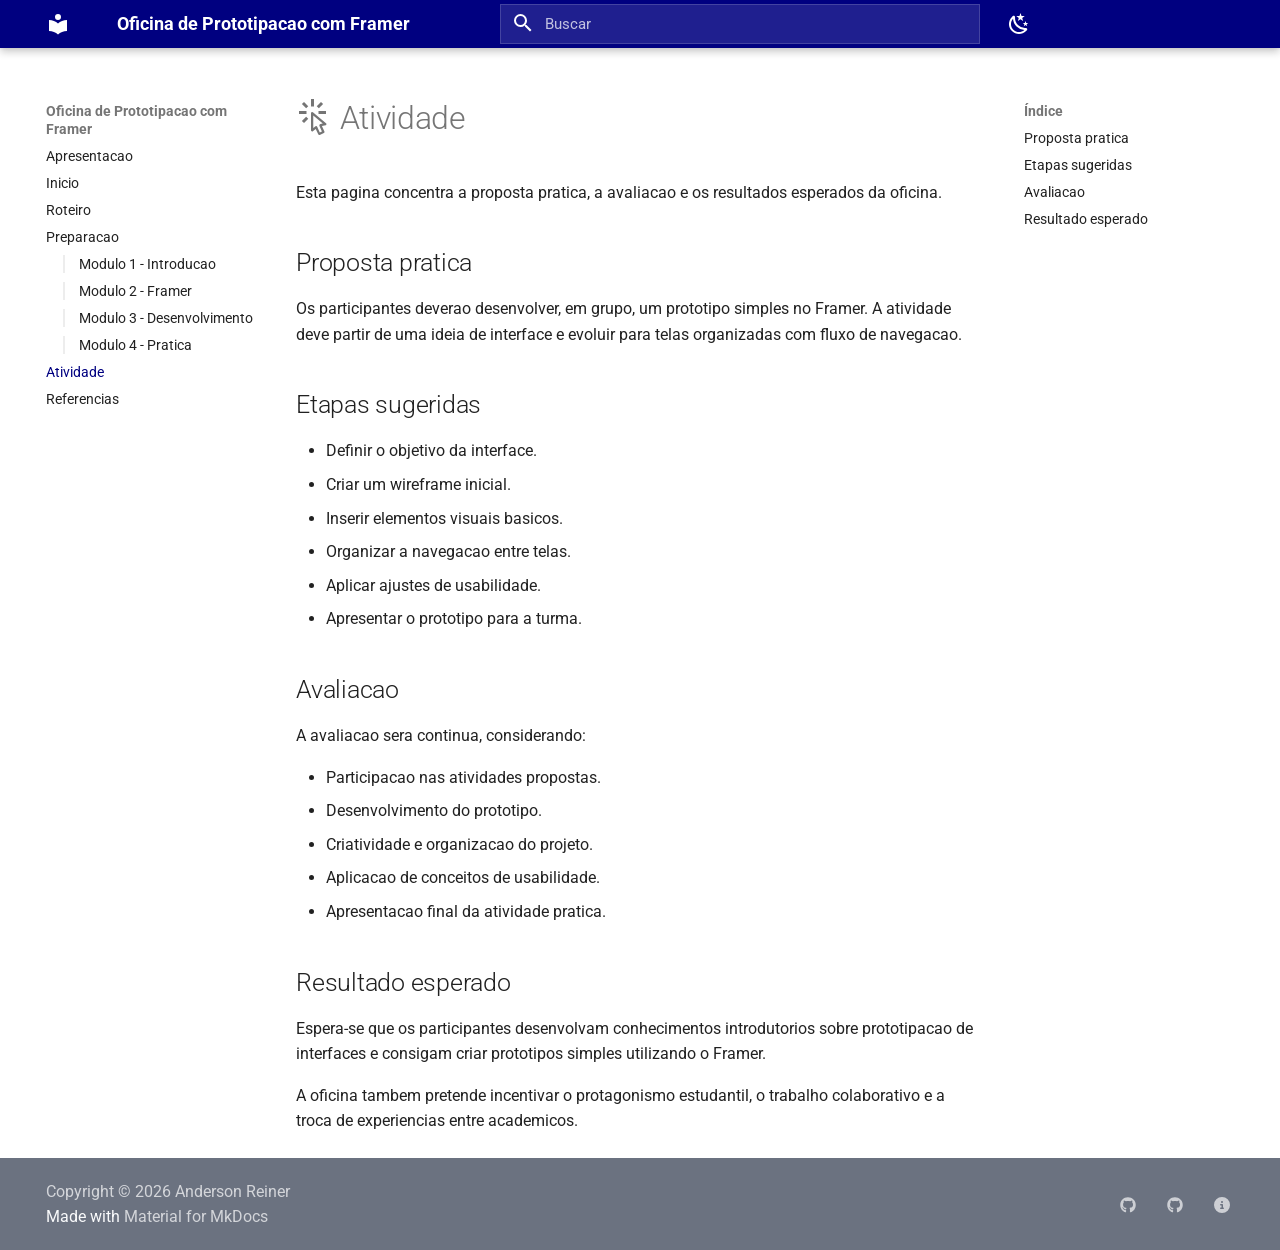
<file: atividade/index.html>
<!doctype html>
<html lang="pt" class="no-js">
  <head>
    
      <meta charset="utf-8">
      <meta name="viewport" content="width=device-width,initial-scale=1">
      
        <meta name="description" content="Material de apoio, roteiro e ambiente interativo para uma oficina introdutoria sobre prototipacao de interfaces com Framer.">
      
      
        <meta name="author" content="Anderson">
      
      
        <link rel="canonical" href="https://andersonreiner.github.io/oficina-framer/atividade/">
      
      
        <link rel="prev" href="../modulo-4-pratica/">
      
      
        <link rel="next" href="../referencias/">
      
      
        
      
      
      <link rel="icon" href="../assets/images/favicon.png">
      <meta name="generator" content="mkdocs-1.6.1, mkdocs-material-9.7.6">
    
    
      
        <title>Atividade - Oficina de Prototipacao com Framer</title>
      
    
    
      <link rel="stylesheet" href="../assets/stylesheets/main.484c7ddc.min.css">
      
        
        <link rel="stylesheet" href="../assets/stylesheets/palette.ab4e12ef.min.css">
      
      


    
    
      
    
    
      
        
        
        <link rel="preconnect" href="https://fonts.gstatic.com" crossorigin>
        <link rel="stylesheet" href="https://fonts.googleapis.com/css?family=Roboto:300,300i,400,400i,700,700i%7CRoboto+Mono:400,400i,700,700i&display=fallback">
        <style>:root{--md-text-font:"Roboto";--md-code-font:"Roboto Mono"}</style>
      
    
    
      <link rel="stylesheet" href="../stylesheets/workshop.css">
    
    <script>__md_scope=new URL("..",location),__md_hash=e=>[...e].reduce(((e,_)=>(e<<5)-e+_.charCodeAt(0)),0),__md_get=(e,_=localStorage,t=__md_scope)=>JSON.parse(_.getItem(t.pathname+"."+e)),__md_set=(e,_,t=localStorage,a=__md_scope)=>{try{t.setItem(a.pathname+"."+e,JSON.stringify(_))}catch(e){}}</script>
    
      

    
    
  </head>
  
  
    
    
      
    
    
    
    
    <body dir="ltr" data-md-color-scheme="default" data-md-color-primary="indigo" data-md-color-accent="indigo">
  
    
    <input class="md-toggle" data-md-toggle="drawer" type="checkbox" id="__drawer" autocomplete="off">
    <input class="md-toggle" data-md-toggle="search" type="checkbox" id="__search" autocomplete="off">
    <label class="md-overlay" for="__drawer"></label>
    <div data-md-component="skip">
      
        
        <a href="#atividade" class="md-skip">
          Pular para conteúdo
        </a>
      
    </div>
    <div data-md-component="announce">
      
    </div>
    
    
      

  

<header class="md-header md-header--shadow" data-md-component="header">
  <nav class="md-header__inner md-grid" aria-label="Cabeçalho">
    <a href=".." title="Oficina de Prototipacao com Framer" class="md-header__button md-logo" aria-label="Oficina de Prototipacao com Framer" data-md-component="logo">
      
  
  <svg xmlns="http://www.w3.org/2000/svg" viewBox="0 0 24 24"><path d="M12 8a3 3 0 0 0 3-3 3 3 0 0 0-3-3 3 3 0 0 0-3 3 3 3 0 0 0 3 3m0 3.54C9.64 9.35 6.5 8 3 8v11c3.5 0 6.64 1.35 9 3.54 2.36-2.19 5.5-3.54 9-3.54V8c-3.5 0-6.64 1.35-9 3.54"/></svg>

    </a>
    <label class="md-header__button md-icon" for="__drawer">
      
      <svg xmlns="http://www.w3.org/2000/svg" viewBox="0 0 24 24"><path d="M3 6h18v2H3zm0 5h18v2H3zm0 5h18v2H3z"/></svg>
    </label>
    <div class="md-header__title" data-md-component="header-title">
      <div class="md-header__ellipsis">
        <div class="md-header__topic">
          <span class="md-ellipsis">
            Oficina de Prototipacao com Framer
          </span>
        </div>
        <div class="md-header__topic" data-md-component="header-topic">
          <span class="md-ellipsis">
            
              Atividade
            
          </span>
        </div>
      </div>
    </div>
    
      
        <form class="md-header__option" data-md-component="palette">
  
    
    
    
    <input class="md-option" data-md-color-media="" data-md-color-scheme="default" data-md-color-primary="indigo" data-md-color-accent="indigo"  aria-label="Alternar para modo escuro"  type="radio" name="__palette" id="__palette_0">
    
      <label class="md-header__button md-icon" title="Alternar para modo escuro" for="__palette_1" hidden>
        <svg xmlns="http://www.w3.org/2000/svg" viewBox="0 0 24 24"><path d="m17.75 4.09-2.53 1.94.91 3.06-2.63-1.81-2.63 1.81.91-3.06-2.53-1.94L12.44 4l1.06-3 1.06 3zm3.5 6.91-1.64 1.25.59 1.98-1.7-1.17-1.7 1.17.59-1.98L15.75 11l2.06-.05L18.5 9l.69 1.95zm-2.28 4.95c.83-.08 1.72 1.1 1.19 1.85-.32.45-.66.87-1.08 1.27C15.17 23 8.84 23 4.94 19.07c-3.91-3.9-3.91-10.24 0-14.14.4-.4.82-.76 1.27-1.08.75-.53 1.93.36 1.85 1.19-.27 2.86.69 5.83 2.89 8.02a9.96 9.96 0 0 0 8.02 2.89m-1.64 2.02a12.08 12.08 0 0 1-7.8-3.47c-2.17-2.19-3.33-5-3.49-7.82-2.81 3.14-2.7 7.96.31 10.98 3.02 3.01 7.84 3.12 10.98.31"/></svg>
      </label>
    
  
    
    
    
    <input class="md-option" data-md-color-media="" data-md-color-scheme="slate" data-md-color-primary="indigo" data-md-color-accent="indigo"  aria-label="Alternar para modo claro"  type="radio" name="__palette" id="__palette_1">
    
      <label class="md-header__button md-icon" title="Alternar para modo claro" for="__palette_0" hidden>
        <svg xmlns="http://www.w3.org/2000/svg" viewBox="0 0 24 24"><path d="M12 7a5 5 0 0 1 5 5 5 5 0 0 1-5 5 5 5 0 0 1-5-5 5 5 0 0 1 5-5m0 2a3 3 0 0 0-3 3 3 3 0 0 0 3 3 3 3 0 0 0 3-3 3 3 0 0 0-3-3m0-7 2.39 3.42C13.65 5.15 12.84 5 12 5s-1.65.15-2.39.42zM3.34 7l4.16-.35A7.2 7.2 0 0 0 5.94 8.5c-.44.74-.69 1.5-.83 2.29zm.02 10 1.76-3.77a7.131 7.131 0 0 0 2.38 4.14zM20.65 7l-1.77 3.79a7.02 7.02 0 0 0-2.38-4.15zm-.01 10-4.14.36c.59-.51 1.12-1.14 1.54-1.86.42-.73.69-1.5.83-2.29zM12 22l-2.41-3.44c.74.27 1.55.44 2.41.44.82 0 1.63-.17 2.37-.44z"/></svg>
      </label>
    
  
</form>
      
    
    
      <script>var palette=__md_get("__palette");if(palette&&palette.color){if("(prefers-color-scheme)"===palette.color.media){var media=matchMedia("(prefers-color-scheme: light)"),input=document.querySelector(media.matches?"[data-md-color-media='(prefers-color-scheme: light)']":"[data-md-color-media='(prefers-color-scheme: dark)']");palette.color.media=input.getAttribute("data-md-color-media"),palette.color.scheme=input.getAttribute("data-md-color-scheme"),palette.color.primary=input.getAttribute("data-md-color-primary"),palette.color.accent=input.getAttribute("data-md-color-accent")}for(var[key,value]of Object.entries(palette.color))document.body.setAttribute("data-md-color-"+key,value)}</script>
    
    
    
      
      
        <label class="md-header__button md-icon" for="__search">
          
          <svg xmlns="http://www.w3.org/2000/svg" viewBox="0 0 24 24"><path d="M9.5 3A6.5 6.5 0 0 1 16 9.5c0 1.61-.59 3.09-1.56 4.23l.27.27h.79l5 5-1.5 1.5-5-5v-.79l-.27-.27A6.52 6.52 0 0 1 9.5 16 6.5 6.5 0 0 1 3 9.5 6.5 6.5 0 0 1 9.5 3m0 2C7 5 5 7 5 9.5S7 14 9.5 14 14 12 14 9.5 12 5 9.5 5"/></svg>
        </label>
        <div class="md-search" data-md-component="search" role="dialog">
  <label class="md-search__overlay" for="__search"></label>
  <div class="md-search__inner" role="search">
    <form class="md-search__form" name="search">
      <input type="text" class="md-search__input" name="query" aria-label="Buscar" placeholder="Buscar" autocapitalize="off" autocorrect="off" autocomplete="off" spellcheck="false" data-md-component="search-query" required>
      <label class="md-search__icon md-icon" for="__search">
        
        <svg xmlns="http://www.w3.org/2000/svg" viewBox="0 0 24 24"><path d="M9.5 3A6.5 6.5 0 0 1 16 9.5c0 1.61-.59 3.09-1.56 4.23l.27.27h.79l5 5-1.5 1.5-5-5v-.79l-.27-.27A6.52 6.52 0 0 1 9.5 16 6.5 6.5 0 0 1 3 9.5 6.5 6.5 0 0 1 9.5 3m0 2C7 5 5 7 5 9.5S7 14 9.5 14 14 12 14 9.5 12 5 9.5 5"/></svg>
        
        <svg xmlns="http://www.w3.org/2000/svg" viewBox="0 0 24 24"><path d="M20 11v2H8l5.5 5.5-1.42 1.42L4.16 12l7.92-7.92L13.5 5.5 8 11z"/></svg>
      </label>
      <nav class="md-search__options" aria-label="Pesquisar">
        
        <button type="reset" class="md-search__icon md-icon" title="Limpar" aria-label="Limpar" tabindex="-1">
          
          <svg xmlns="http://www.w3.org/2000/svg" viewBox="0 0 24 24"><path d="M19 6.41 17.59 5 12 10.59 6.41 5 5 6.41 10.59 12 5 17.59 6.41 19 12 13.41 17.59 19 19 17.59 13.41 12z"/></svg>
        </button>
      </nav>
      
        <div class="md-search__suggest" data-md-component="search-suggest"></div>
      
    </form>
    <div class="md-search__output">
      <div class="md-search__scrollwrap" tabindex="0" data-md-scrollfix>
        <div class="md-search-result" data-md-component="search-result">
          <div class="md-search-result__meta">
            Inicializando busca
          </div>
          <ol class="md-search-result__list" role="presentation"></ol>
        </div>
      </div>
    </div>
  </div>
</div>
      
    
    
  </nav>
  
</header>
    
    <div class="md-container" data-md-component="container">
      
      
        
          
        
      
      <main class="md-main" data-md-component="main">
        <div class="md-main__inner md-grid">
          
            
              
              <div class="md-sidebar md-sidebar--primary" data-md-component="sidebar" data-md-type="navigation" >
                <div class="md-sidebar__scrollwrap">
                  <div class="md-sidebar__inner">
                    



<nav class="md-nav md-nav--primary" aria-label="Navegação" data-md-level="0">
  <label class="md-nav__title" for="__drawer">
    <a href=".." title="Oficina de Prototipacao com Framer" class="md-nav__button md-logo" aria-label="Oficina de Prototipacao com Framer" data-md-component="logo">
      
  
  <svg xmlns="http://www.w3.org/2000/svg" viewBox="0 0 24 24"><path d="M12 8a3 3 0 0 0 3-3 3 3 0 0 0-3-3 3 3 0 0 0-3 3 3 3 0 0 0 3 3m0 3.54C9.64 9.35 6.5 8 3 8v11c3.5 0 6.64 1.35 9 3.54 2.36-2.19 5.5-3.54 9-3.54V8c-3.5 0-6.64 1.35-9 3.54"/></svg>

    </a>
    Oficina de Prototipacao com Framer
  </label>
  
  <ul class="md-nav__list" data-md-scrollfix>
    
      
      
  
  
  
  
    <li class="md-nav__item">
      <a href="../apresentacao/" class="md-nav__link">
        
  
  
  <span class="md-ellipsis">
    
  
    Apresentacao
  

    
  </span>
  
  

      </a>
    </li>
  

    
      
      
  
  
  
  
    <li class="md-nav__item">
      <a href=".." class="md-nav__link">
        
  
  
  <span class="md-ellipsis">
    
  
    Inicio
  

    
  </span>
  
  

      </a>
    </li>
  

    
      
      
  
  
  
  
    <li class="md-nav__item">
      <a href="../roteiro/" class="md-nav__link">
        
  
  
  <span class="md-ellipsis">
    
  
    Roteiro
  

    
  </span>
  
  

      </a>
    </li>
  

    
      
      
  
  
  
  
    <li class="md-nav__item">
      <a href="../preparacao/" class="md-nav__link">
        
  
  
  <span class="md-ellipsis">
    
  
    Preparacao
  

    
  </span>
  
  

      </a>
    </li>
  

    
      
      
  
  
  
  
    <li class="md-nav__item">
      <a href="../modulo-1-introducao/" class="md-nav__link">
        
  
  
  <span class="md-ellipsis">
    
  
    Modulo 1 - Introducao
  

    
  </span>
  
  

      </a>
    </li>
  

    
      
      
  
  
  
  
    <li class="md-nav__item">
      <a href="../modulo-2-framer/" class="md-nav__link">
        
  
  
  <span class="md-ellipsis">
    
  
    Modulo 2 - Framer
  

    
  </span>
  
  

      </a>
    </li>
  

    
      
      
  
  
  
  
    <li class="md-nav__item">
      <a href="../modulo-3-desenvolvimento/" class="md-nav__link">
        
  
  
  <span class="md-ellipsis">
    
  
    Modulo 3 - Desenvolvimento
  

    
  </span>
  
  

      </a>
    </li>
  

    
      
      
  
  
  
  
    <li class="md-nav__item">
      <a href="../modulo-4-pratica/" class="md-nav__link">
        
  
  
  <span class="md-ellipsis">
    
  
    Modulo 4 - Pratica
  

    
  </span>
  
  

      </a>
    </li>
  

    
      
      
  
  
    
  
  
  
    <li class="md-nav__item md-nav__item--active">
      
      <input class="md-nav__toggle md-toggle" type="checkbox" id="__toc">
      
      
        
      
      
        <label class="md-nav__link md-nav__link--active" for="__toc">
          
  
  
  <span class="md-ellipsis">
    
  
    Atividade
  

    
  </span>
  
  

          <span class="md-nav__icon md-icon"></span>
        </label>
      
      <a href="./" class="md-nav__link md-nav__link--active">
        
  
  
  <span class="md-ellipsis">
    
  
    Atividade
  

    
  </span>
  
  

      </a>
      
        

<nav class="md-nav md-nav--secondary" aria-label="Índice">
  
  
  
    
  
  
    <label class="md-nav__title" for="__toc">
      <span class="md-nav__icon md-icon"></span>
      Índice
    </label>
    <ul class="md-nav__list" data-md-component="toc" data-md-scrollfix>
      
        <li class="md-nav__item">
  <a href="#proposta-pratica" class="md-nav__link">
    <span class="md-ellipsis">
      
        Proposta pratica
      
    </span>
  </a>
  
</li>
      
        <li class="md-nav__item">
  <a href="#etapas-sugeridas" class="md-nav__link">
    <span class="md-ellipsis">
      
        Etapas sugeridas
      
    </span>
  </a>
  
</li>
      
        <li class="md-nav__item">
  <a href="#avaliacao" class="md-nav__link">
    <span class="md-ellipsis">
      
        Avaliacao
      
    </span>
  </a>
  
</li>
      
        <li class="md-nav__item">
  <a href="#resultado-esperado" class="md-nav__link">
    <span class="md-ellipsis">
      
        Resultado esperado
      
    </span>
  </a>
  
</li>
      
    </ul>
  
</nav>
      
    </li>
  

    
      
      
  
  
  
  
    <li class="md-nav__item">
      <a href="../referencias/" class="md-nav__link">
        
  
  
  <span class="md-ellipsis">
    
  
    Referencias
  

    
  </span>
  
  

      </a>
    </li>
  

    
  </ul>
</nav>
                  </div>
                </div>
              </div>
            
            
              
              <div class="md-sidebar md-sidebar--secondary" data-md-component="sidebar" data-md-type="toc" >
                <div class="md-sidebar__scrollwrap">
                  <div class="md-sidebar__inner">
                    

<nav class="md-nav md-nav--secondary" aria-label="Índice">
  
  
  
    
  
  
    <label class="md-nav__title" for="__toc">
      <span class="md-nav__icon md-icon"></span>
      Índice
    </label>
    <ul class="md-nav__list" data-md-component="toc" data-md-scrollfix>
      
        <li class="md-nav__item">
  <a href="#proposta-pratica" class="md-nav__link">
    <span class="md-ellipsis">
      
        Proposta pratica
      
    </span>
  </a>
  
</li>
      
        <li class="md-nav__item">
  <a href="#etapas-sugeridas" class="md-nav__link">
    <span class="md-ellipsis">
      
        Etapas sugeridas
      
    </span>
  </a>
  
</li>
      
        <li class="md-nav__item">
  <a href="#avaliacao" class="md-nav__link">
    <span class="md-ellipsis">
      
        Avaliacao
      
    </span>
  </a>
  
</li>
      
        <li class="md-nav__item">
  <a href="#resultado-esperado" class="md-nav__link">
    <span class="md-ellipsis">
      
        Resultado esperado
      
    </span>
  </a>
  
</li>
      
    </ul>
  
</nav>
                  </div>
                </div>
              </div>
            
          
          
            <div class="md-content" data-md-component="content">
              
              <article class="md-content__inner md-typeset">
                
                  



<h1 id="atividade"><span class="twemoji"><svg xmlns="http://www.w3.org/2000/svg" viewBox="0 0 24 24"><path d="m11.5 11 6.38 5.37-.88.18-.64.12c-.63.13-.99.83-.71 1.4l.27.58 1.36 2.94-1.42.66-1.36-2.93-.26-.58a.985.985 0 0 0-1.52-.36l-.51.4-.71.57zm-.74-2.31a.76.76 0 0 0-.76.76V20.9c0 .42.34.76.76.76.19 0 .35-.06.48-.16l1.91-1.55 1.66 3.62c.13.27.4.43.69.43.11 0 .22 0 .33-.08l2.76-1.28c.38-.18.56-.64.36-1.01L17.28 18l2.41-.45a.9.9 0 0 0 .43-.26c.27-.32.23-.79-.12-1.08l-8.74-7.35-.01.01a.76.76 0 0 0-.49-.18M15 10V8h5v2zm-1.17-5.24 2.83-2.83 1.41 1.41-2.83 2.83zM10 0h2v5h-2zM3.93 14.66l2.83-2.83 1.41 1.41-2.83 2.83zm0-11.32 1.41-1.41 2.83 2.83-1.41 1.41zM7 10H2V8h5z"/></svg></span> Atividade</h1>
<p>Esta pagina concentra a proposta pratica, a avaliacao e os resultados esperados da oficina.</p>
<h2 id="proposta-pratica">Proposta pratica</h2>
<p>Os participantes deverao desenvolver, em grupo, um prototipo simples no Framer. A atividade deve partir de uma ideia de interface e evoluir para telas organizadas com fluxo de navegacao.</p>
<h2 id="etapas-sugeridas">Etapas sugeridas</h2>
<ul>
<li>Definir o objetivo da interface.</li>
<li>Criar um wireframe inicial.</li>
<li>Inserir elementos visuais basicos.</li>
<li>Organizar a navegacao entre telas.</li>
<li>Aplicar ajustes de usabilidade.</li>
<li>Apresentar o prototipo para a turma.</li>
</ul>
<h2 id="avaliacao">Avaliacao</h2>
<p>A avaliacao sera continua, considerando:</p>
<ul>
<li>Participacao nas atividades propostas.</li>
<li>Desenvolvimento do prototipo.</li>
<li>Criatividade e organizacao do projeto.</li>
<li>Aplicacao de conceitos de usabilidade.</li>
<li>Apresentacao final da atividade pratica.</li>
</ul>
<h2 id="resultado-esperado">Resultado esperado</h2>
<p>Espera-se que os participantes desenvolvam conhecimentos introdutorios sobre prototipacao de interfaces e consigam criar prototipos simples utilizando o Framer.</p>
<p>A oficina tambem pretende incentivar o protagonismo estudantil, o trabalho colaborativo e a troca de experiencias entre academicos.</p>












                
              </article>
            </div>
          
          
<script>var target=document.getElementById(location.hash.slice(1));target&&target.name&&(target.checked=target.name.startsWith("__tabbed_"))</script>
        </div>
        
          <button type="button" class="md-top md-icon" data-md-component="top" hidden>
  
  <svg xmlns="http://www.w3.org/2000/svg" viewBox="0 0 24 24"><path d="M13 20h-2V8l-5.5 5.5-1.42-1.42L12 4.16l7.92 7.92-1.42 1.42L13 8z"/></svg>
  Voltar para o topo
</button>
        
      </main>
      
        <footer class="md-footer">
  
  <div class="md-footer-meta md-typeset">
    <div class="md-footer-meta__inner md-grid">
      <div class="md-copyright">
  
    <div class="md-copyright__highlight">
      Copyright &copy; 2026 Anderson Reiner
    </div>
  
  
    Made with
    <a href="https://squidfunk.github.io/mkdocs-material/" target="_blank" rel="noopener">
      Material for MkDocs
    </a>
  
</div>
      
        
<div class="md-social">
  
    
    
    
    
    <a href="https://github.com/AndersonReiner" target="_blank" rel="noopener" title="Anderson Reiner no GitHub" class="md-social__link">
      <svg xmlns="http://www.w3.org/2000/svg" viewBox="0 0 512 512"><!--! Font Awesome Free 7.1.0 by @fontawesome - https://fontawesome.com License - https://fontawesome.com/license/free (Icons: CC BY 4.0, Fonts: SIL OFL 1.1, Code: MIT License) Copyright 2025 Fonticons, Inc.--><path d="M173.9 397.4c0 2-2.3 3.6-5.2 3.6-3.3.3-5.6-1.3-5.6-3.6 0-2 2.3-3.6 5.2-3.6 3-.3 5.6 1.3 5.6 3.6m-31.1-4.5c-.7 2 1.3 4.3 4.3 4.9 2.6 1 5.6 0 6.2-2s-1.3-4.3-4.3-5.2c-2.6-.7-5.5.3-6.2 2.3m44.2-1.7c-2.9.7-4.9 2.6-4.6 4.9.3 2 2.9 3.3 5.9 2.6 2.9-.7 4.9-2.6 4.6-4.6-.3-1.9-3-3.2-5.9-2.9M252.8 8C114.1 8 8 113.3 8 252c0 110.9 69.8 205.8 169.5 239.2 12.8 2.3 17.3-5.6 17.3-12.1 0-6.2-.3-40.4-.3-61.4 0 0-70 15-84.7-29.8 0 0-11.4-29.1-27.8-36.6 0 0-22.9-15.7 1.6-15.4 0 0 24.9 2 38.6 25.8 21.9 38.6 58.6 27.5 72.9 20.9 2.3-16 8.8-27.1 16-33.7-55.9-6.2-112.3-14.3-112.3-110.5 0-27.5 7.6-41.3 23.6-58.9-2.6-6.5-11.1-33.3 2.6-67.9 20.9-6.5 69 27 69 27 20-5.6 41.5-8.5 62.8-8.5s42.8 2.9 62.8 8.5c0 0 48.1-33.6 69-27 13.7 34.7 5.2 61.4 2.6 67.9 16 17.7 25.8 31.5 25.8 58.9 0 96.5-58.9 104.2-114.8 110.5 9.2 7.9 17 22.9 17 46.4 0 33.7-.3 75.4-.3 83.6 0 6.5 4.6 14.4 17.3 12.1C436.2 457.8 504 362.9 504 252 504 113.3 391.5 8 252.8 8M105.2 352.9c-1.3 1-1 3.3.7 5.2 1.6 1.6 3.9 2.3 5.2 1 1.3-1 1-3.3-.7-5.2-1.6-1.6-3.9-2.3-5.2-1m-10.8-8.1c-.7 1.3.3 2.9 2.3 3.9 1.6 1 3.6.7 4.3-.7.7-1.3-.3-2.9-2.3-3.9-2-.6-3.6-.3-4.3.7m32.4 35.6c-1.6 1.3-1 4.3 1.3 6.2 2.3 2.3 5.2 2.6 6.5 1 1.3-1.3.7-4.3-1.3-6.2-2.2-2.3-5.2-2.6-6.5-1m-11.4-14.7c-1.6 1-1.6 3.6 0 5.9s4.3 3.3 5.6 2.3c1.6-1.3 1.6-3.9 0-6.2-1.4-2.3-4-3.3-5.6-2"/></svg>
    </a>
  
    
    
    
    
    <a href="https://github.com/gustavo-patricio" target="_blank" rel="noopener" title="Gustavo Patrick no GitHub" class="md-social__link">
      <svg xmlns="http://www.w3.org/2000/svg" viewBox="0 0 512 512"><!--! Font Awesome Free 7.1.0 by @fontawesome - https://fontawesome.com License - https://fontawesome.com/license/free (Icons: CC BY 4.0, Fonts: SIL OFL 1.1, Code: MIT License) Copyright 2025 Fonticons, Inc.--><path d="M173.9 397.4c0 2-2.3 3.6-5.2 3.6-3.3.3-5.6-1.3-5.6-3.6 0-2 2.3-3.6 5.2-3.6 3-.3 5.6 1.3 5.6 3.6m-31.1-4.5c-.7 2 1.3 4.3 4.3 4.9 2.6 1 5.6 0 6.2-2s-1.3-4.3-4.3-5.2c-2.6-.7-5.5.3-6.2 2.3m44.2-1.7c-2.9.7-4.9 2.6-4.6 4.9.3 2 2.9 3.3 5.9 2.6 2.9-.7 4.9-2.6 4.6-4.6-.3-1.9-3-3.2-5.9-2.9M252.8 8C114.1 8 8 113.3 8 252c0 110.9 69.8 205.8 169.5 239.2 12.8 2.3 17.3-5.6 17.3-12.1 0-6.2-.3-40.4-.3-61.4 0 0-70 15-84.7-29.8 0 0-11.4-29.1-27.8-36.6 0 0-22.9-15.7 1.6-15.4 0 0 24.9 2 38.6 25.8 21.9 38.6 58.6 27.5 72.9 20.9 2.3-16 8.8-27.1 16-33.7-55.9-6.2-112.3-14.3-112.3-110.5 0-27.5 7.6-41.3 23.6-58.9-2.6-6.5-11.1-33.3 2.6-67.9 20.9-6.5 69 27 69 27 20-5.6 41.5-8.5 62.8-8.5s42.8 2.9 62.8 8.5c0 0 48.1-33.6 69-27 13.7 34.7 5.2 61.4 2.6 67.9 16 17.7 25.8 31.5 25.8 58.9 0 96.5-58.9 104.2-114.8 110.5 9.2 7.9 17 22.9 17 46.4 0 33.7-.3 75.4-.3 83.6 0 6.5 4.6 14.4 17.3 12.1C436.2 457.8 504 362.9 504 252 504 113.3 391.5 8 252.8 8M105.2 352.9c-1.3 1-1 3.3.7 5.2 1.6 1.6 3.9 2.3 5.2 1 1.3-1 1-3.3-.7-5.2-1.6-1.6-3.9-2.3-5.2-1m-10.8-8.1c-.7 1.3.3 2.9 2.3 3.9 1.6 1 3.6.7 4.3-.7.7-1.3-.3-2.9-2.3-3.9-2-.6-3.6-.3-4.3.7m32.4 35.6c-1.6 1.3-1 4.3 1.3 6.2 2.3 2.3 5.2 2.6 6.5 1 1.3-1.3.7-4.3-1.3-6.2-2.2-2.3-5.2-2.6-6.5-1m-11.4-14.7c-1.6 1-1.6 3.6 0 5.9s4.3 3.3 5.6 2.3c1.6-1.3 1.6-3.9 0-6.2-1.4-2.3-4-3.3-5.6-2"/></svg>
    </a>
  
    
    
    
    
    <a href="https://squidfunk.github.io/mkdocs-material/" target="_blank" rel="noopener" title="MkDocs Material" class="md-social__link">
      <svg xmlns="http://www.w3.org/2000/svg" viewBox="0 0 512 512"><!--! Font Awesome Free 7.1.0 by @fontawesome - https://fontawesome.com License - https://fontawesome.com/license/free (Icons: CC BY 4.0, Fonts: SIL OFL 1.1, Code: MIT License) Copyright 2025 Fonticons, Inc.--><path d="M256 512a256 256 0 1 0 0-512 256 256 0 1 0 0 512m-32-352a32 32 0 1 1 64 0 32 32 0 1 1-64 0m-8 64h48c13.3 0 24 10.7 24 24v88h8c13.3 0 24 10.7 24 24s-10.7 24-24 24h-80c-13.3 0-24-10.7-24-24s10.7-24 24-24h24v-64h-24c-13.3 0-24-10.7-24-24s10.7-24 24-24"/></svg>
    </a>
  
</div>
      
    </div>
  </div>
</footer>
      
    </div>
    <div class="md-dialog" data-md-component="dialog">
      <div class="md-dialog__inner md-typeset"></div>
    </div>
    
      <div class="md-progress" data-md-component="progress" role="progressbar"></div>
    
    
    
      
      
      <script id="__config" type="application/json">{"annotate": null, "base": "..", "features": ["navigation.instant", "navigation.instant.progress", "navigation.tracking", "navigation.sections", "navigation.top", "content.code.copy", "search.highlight", "search.suggest"], "search": "../assets/javascripts/workers/search.2c215733.min.js", "tags": null, "translations": {"clipboard.copied": "Copiado para \u00e1rea de transfer\u00eancia", "clipboard.copy": "Copiar para \u00e1rea de transfer\u00eancia", "search.result.more.one": "mais 1 nesta p\u00e1gina", "search.result.more.other": "# mais nesta p\u00e1gina", "search.result.none": "Nenhum documento encontrado", "search.result.one": "1 documento encontrado", "search.result.other": "# documentos encontrados", "search.result.placeholder": "Digite para iniciar a busca", "search.result.term.missing": "Ausente", "select.version": "Selecione a vers\u00e3o"}, "version": null}</script>
    
    
      <script src="../assets/javascripts/bundle.79ae519e.min.js"></script>
      
    
  </body>
</html>
</file>
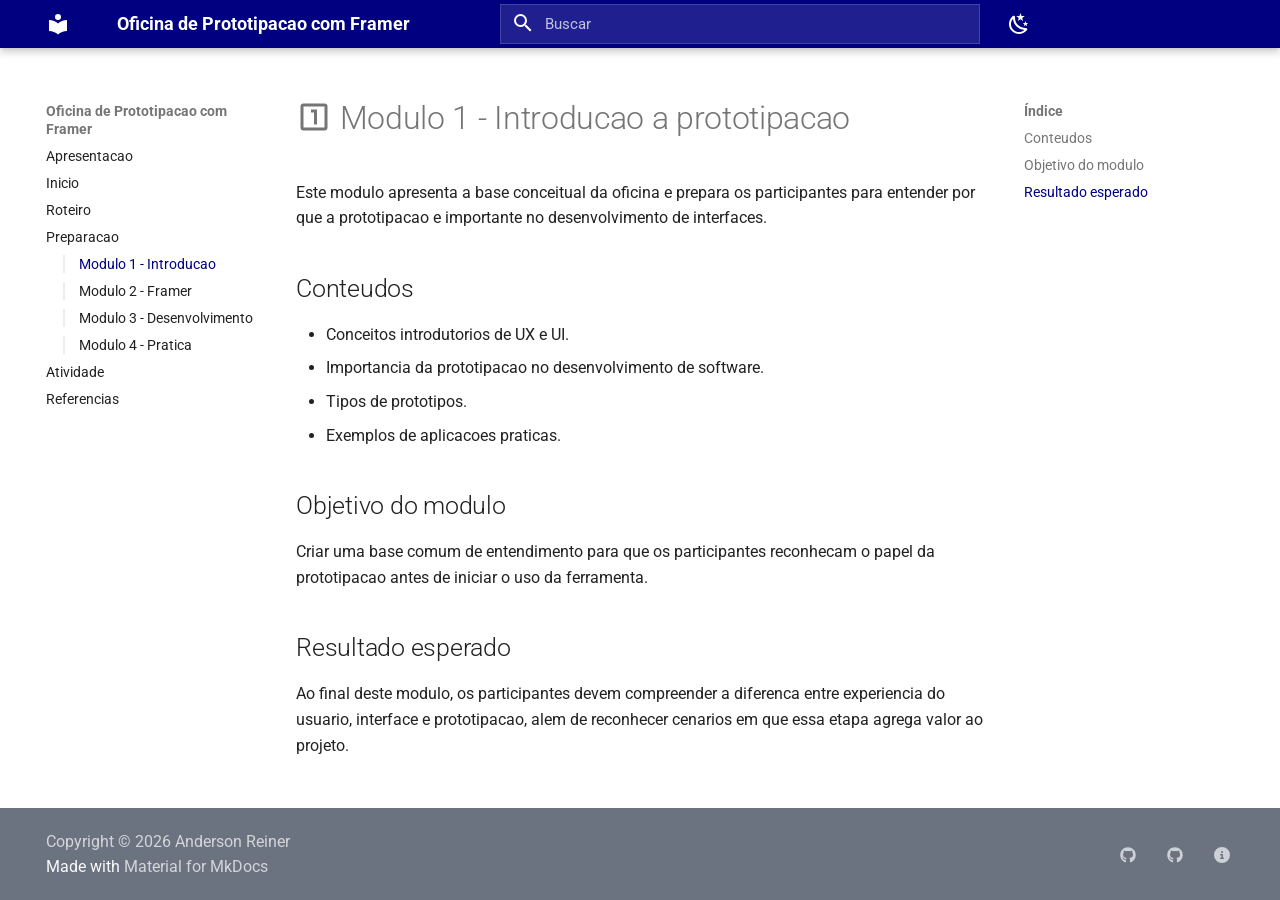
<file: modulo-1-introducao/index.html>
<!doctype html>
<html lang="pt" class="no-js">
  <head>
    
      <meta charset="utf-8">
      <meta name="viewport" content="width=device-width,initial-scale=1">
      
        <meta name="description" content="Material de apoio, roteiro e ambiente interativo para uma oficina introdutoria sobre prototipacao de interfaces com Framer.">
      
      
        <meta name="author" content="Anderson">
      
      
        <link rel="canonical" href="https://andersonreiner.github.io/oficina-framer/modulo-1-introducao/">
      
      
        <link rel="prev" href="../preparacao/">
      
      
        <link rel="next" href="../modulo-2-framer/">
      
      
        
      
      
      <link rel="icon" href="../assets/images/favicon.png">
      <meta name="generator" content="mkdocs-1.6.1, mkdocs-material-9.7.6">
    
    
      
        <title>Modulo 1 - Introducao - Oficina de Prototipacao com Framer</title>
      
    
    
      <link rel="stylesheet" href="../assets/stylesheets/main.484c7ddc.min.css">
      
        
        <link rel="stylesheet" href="../assets/stylesheets/palette.ab4e12ef.min.css">
      
      


    
    
      
    
    
      
        
        
        <link rel="preconnect" href="https://fonts.gstatic.com" crossorigin>
        <link rel="stylesheet" href="https://fonts.googleapis.com/css?family=Roboto:300,300i,400,400i,700,700i%7CRoboto+Mono:400,400i,700,700i&display=fallback">
        <style>:root{--md-text-font:"Roboto";--md-code-font:"Roboto Mono"}</style>
      
    
    
      <link rel="stylesheet" href="../stylesheets/workshop.css">
    
    <script>__md_scope=new URL("..",location),__md_hash=e=>[...e].reduce(((e,_)=>(e<<5)-e+_.charCodeAt(0)),0),__md_get=(e,_=localStorage,t=__md_scope)=>JSON.parse(_.getItem(t.pathname+"."+e)),__md_set=(e,_,t=localStorage,a=__md_scope)=>{try{t.setItem(a.pathname+"."+e,JSON.stringify(_))}catch(e){}}</script>
    
      

    
    
  </head>
  
  
    
    
      
    
    
    
    
    <body dir="ltr" data-md-color-scheme="default" data-md-color-primary="indigo" data-md-color-accent="indigo">
  
    
    <input class="md-toggle" data-md-toggle="drawer" type="checkbox" id="__drawer" autocomplete="off">
    <input class="md-toggle" data-md-toggle="search" type="checkbox" id="__search" autocomplete="off">
    <label class="md-overlay" for="__drawer"></label>
    <div data-md-component="skip">
      
        
        <a href="#modulo-1-introducao-a-prototipacao" class="md-skip">
          Pular para conteúdo
        </a>
      
    </div>
    <div data-md-component="announce">
      
    </div>
    
    
      

  

<header class="md-header md-header--shadow" data-md-component="header">
  <nav class="md-header__inner md-grid" aria-label="Cabeçalho">
    <a href=".." title="Oficina de Prototipacao com Framer" class="md-header__button md-logo" aria-label="Oficina de Prototipacao com Framer" data-md-component="logo">
      
  
  <svg xmlns="http://www.w3.org/2000/svg" viewBox="0 0 24 24"><path d="M12 8a3 3 0 0 0 3-3 3 3 0 0 0-3-3 3 3 0 0 0-3 3 3 3 0 0 0 3 3m0 3.54C9.64 9.35 6.5 8 3 8v11c3.5 0 6.64 1.35 9 3.54 2.36-2.19 5.5-3.54 9-3.54V8c-3.5 0-6.64 1.35-9 3.54"/></svg>

    </a>
    <label class="md-header__button md-icon" for="__drawer">
      
      <svg xmlns="http://www.w3.org/2000/svg" viewBox="0 0 24 24"><path d="M3 6h18v2H3zm0 5h18v2H3zm0 5h18v2H3z"/></svg>
    </label>
    <div class="md-header__title" data-md-component="header-title">
      <div class="md-header__ellipsis">
        <div class="md-header__topic">
          <span class="md-ellipsis">
            Oficina de Prototipacao com Framer
          </span>
        </div>
        <div class="md-header__topic" data-md-component="header-topic">
          <span class="md-ellipsis">
            
              Modulo 1 - Introducao
            
          </span>
        </div>
      </div>
    </div>
    
      
        <form class="md-header__option" data-md-component="palette">
  
    
    
    
    <input class="md-option" data-md-color-media="" data-md-color-scheme="default" data-md-color-primary="indigo" data-md-color-accent="indigo"  aria-label="Alternar para modo escuro"  type="radio" name="__palette" id="__palette_0">
    
      <label class="md-header__button md-icon" title="Alternar para modo escuro" for="__palette_1" hidden>
        <svg xmlns="http://www.w3.org/2000/svg" viewBox="0 0 24 24"><path d="m17.75 4.09-2.53 1.94.91 3.06-2.63-1.81-2.63 1.81.91-3.06-2.53-1.94L12.44 4l1.06-3 1.06 3zm3.5 6.91-1.64 1.25.59 1.98-1.7-1.17-1.7 1.17.59-1.98L15.75 11l2.06-.05L18.5 9l.69 1.95zm-2.28 4.95c.83-.08 1.72 1.1 1.19 1.85-.32.45-.66.87-1.08 1.27C15.17 23 8.84 23 4.94 19.07c-3.91-3.9-3.91-10.24 0-14.14.4-.4.82-.76 1.27-1.08.75-.53 1.93.36 1.85 1.19-.27 2.86.69 5.83 2.89 8.02a9.96 9.96 0 0 0 8.02 2.89m-1.64 2.02a12.08 12.08 0 0 1-7.8-3.47c-2.17-2.19-3.33-5-3.49-7.82-2.81 3.14-2.7 7.96.31 10.98 3.02 3.01 7.84 3.12 10.98.31"/></svg>
      </label>
    
  
    
    
    
    <input class="md-option" data-md-color-media="" data-md-color-scheme="slate" data-md-color-primary="indigo" data-md-color-accent="indigo"  aria-label="Alternar para modo claro"  type="radio" name="__palette" id="__palette_1">
    
      <label class="md-header__button md-icon" title="Alternar para modo claro" for="__palette_0" hidden>
        <svg xmlns="http://www.w3.org/2000/svg" viewBox="0 0 24 24"><path d="M12 7a5 5 0 0 1 5 5 5 5 0 0 1-5 5 5 5 0 0 1-5-5 5 5 0 0 1 5-5m0 2a3 3 0 0 0-3 3 3 3 0 0 0 3 3 3 3 0 0 0 3-3 3 3 0 0 0-3-3m0-7 2.39 3.42C13.65 5.15 12.84 5 12 5s-1.65.15-2.39.42zM3.34 7l4.16-.35A7.2 7.2 0 0 0 5.94 8.5c-.44.74-.69 1.5-.83 2.29zm.02 10 1.76-3.77a7.131 7.131 0 0 0 2.38 4.14zM20.65 7l-1.77 3.79a7.02 7.02 0 0 0-2.38-4.15zm-.01 10-4.14.36c.59-.51 1.12-1.14 1.54-1.86.42-.73.69-1.5.83-2.29zM12 22l-2.41-3.44c.74.27 1.55.44 2.41.44.82 0 1.63-.17 2.37-.44z"/></svg>
      </label>
    
  
</form>
      
    
    
      <script>var palette=__md_get("__palette");if(palette&&palette.color){if("(prefers-color-scheme)"===palette.color.media){var media=matchMedia("(prefers-color-scheme: light)"),input=document.querySelector(media.matches?"[data-md-color-media='(prefers-color-scheme: light)']":"[data-md-color-media='(prefers-color-scheme: dark)']");palette.color.media=input.getAttribute("data-md-color-media"),palette.color.scheme=input.getAttribute("data-md-color-scheme"),palette.color.primary=input.getAttribute("data-md-color-primary"),palette.color.accent=input.getAttribute("data-md-color-accent")}for(var[key,value]of Object.entries(palette.color))document.body.setAttribute("data-md-color-"+key,value)}</script>
    
    
    
      
      
        <label class="md-header__button md-icon" for="__search">
          
          <svg xmlns="http://www.w3.org/2000/svg" viewBox="0 0 24 24"><path d="M9.5 3A6.5 6.5 0 0 1 16 9.5c0 1.61-.59 3.09-1.56 4.23l.27.27h.79l5 5-1.5 1.5-5-5v-.79l-.27-.27A6.52 6.52 0 0 1 9.5 16 6.5 6.5 0 0 1 3 9.5 6.5 6.5 0 0 1 9.5 3m0 2C7 5 5 7 5 9.5S7 14 9.5 14 14 12 14 9.5 12 5 9.5 5"/></svg>
        </label>
        <div class="md-search" data-md-component="search" role="dialog">
  <label class="md-search__overlay" for="__search"></label>
  <div class="md-search__inner" role="search">
    <form class="md-search__form" name="search">
      <input type="text" class="md-search__input" name="query" aria-label="Buscar" placeholder="Buscar" autocapitalize="off" autocorrect="off" autocomplete="off" spellcheck="false" data-md-component="search-query" required>
      <label class="md-search__icon md-icon" for="__search">
        
        <svg xmlns="http://www.w3.org/2000/svg" viewBox="0 0 24 24"><path d="M9.5 3A6.5 6.5 0 0 1 16 9.5c0 1.61-.59 3.09-1.56 4.23l.27.27h.79l5 5-1.5 1.5-5-5v-.79l-.27-.27A6.52 6.52 0 0 1 9.5 16 6.5 6.5 0 0 1 3 9.5 6.5 6.5 0 0 1 9.5 3m0 2C7 5 5 7 5 9.5S7 14 9.5 14 14 12 14 9.5 12 5 9.5 5"/></svg>
        
        <svg xmlns="http://www.w3.org/2000/svg" viewBox="0 0 24 24"><path d="M20 11v2H8l5.5 5.5-1.42 1.42L4.16 12l7.92-7.92L13.5 5.5 8 11z"/></svg>
      </label>
      <nav class="md-search__options" aria-label="Pesquisar">
        
        <button type="reset" class="md-search__icon md-icon" title="Limpar" aria-label="Limpar" tabindex="-1">
          
          <svg xmlns="http://www.w3.org/2000/svg" viewBox="0 0 24 24"><path d="M19 6.41 17.59 5 12 10.59 6.41 5 5 6.41 10.59 12 5 17.59 6.41 19 12 13.41 17.59 19 19 17.59 13.41 12z"/></svg>
        </button>
      </nav>
      
        <div class="md-search__suggest" data-md-component="search-suggest"></div>
      
    </form>
    <div class="md-search__output">
      <div class="md-search__scrollwrap" tabindex="0" data-md-scrollfix>
        <div class="md-search-result" data-md-component="search-result">
          <div class="md-search-result__meta">
            Inicializando busca
          </div>
          <ol class="md-search-result__list" role="presentation"></ol>
        </div>
      </div>
    </div>
  </div>
</div>
      
    
    
  </nav>
  
</header>
    
    <div class="md-container" data-md-component="container">
      
      
        
          
        
      
      <main class="md-main" data-md-component="main">
        <div class="md-main__inner md-grid">
          
            
              
              <div class="md-sidebar md-sidebar--primary" data-md-component="sidebar" data-md-type="navigation" >
                <div class="md-sidebar__scrollwrap">
                  <div class="md-sidebar__inner">
                    



<nav class="md-nav md-nav--primary" aria-label="Navegação" data-md-level="0">
  <label class="md-nav__title" for="__drawer">
    <a href=".." title="Oficina de Prototipacao com Framer" class="md-nav__button md-logo" aria-label="Oficina de Prototipacao com Framer" data-md-component="logo">
      
  
  <svg xmlns="http://www.w3.org/2000/svg" viewBox="0 0 24 24"><path d="M12 8a3 3 0 0 0 3-3 3 3 0 0 0-3-3 3 3 0 0 0-3 3 3 3 0 0 0 3 3m0 3.54C9.64 9.35 6.5 8 3 8v11c3.5 0 6.64 1.35 9 3.54 2.36-2.19 5.5-3.54 9-3.54V8c-3.5 0-6.64 1.35-9 3.54"/></svg>

    </a>
    Oficina de Prototipacao com Framer
  </label>
  
  <ul class="md-nav__list" data-md-scrollfix>
    
      
      
  
  
  
  
    <li class="md-nav__item">
      <a href="../apresentacao/" class="md-nav__link">
        
  
  
  <span class="md-ellipsis">
    
  
    Apresentacao
  

    
  </span>
  
  

      </a>
    </li>
  

    
      
      
  
  
  
  
    <li class="md-nav__item">
      <a href=".." class="md-nav__link">
        
  
  
  <span class="md-ellipsis">
    
  
    Inicio
  

    
  </span>
  
  

      </a>
    </li>
  

    
      
      
  
  
  
  
    <li class="md-nav__item">
      <a href="../roteiro/" class="md-nav__link">
        
  
  
  <span class="md-ellipsis">
    
  
    Roteiro
  

    
  </span>
  
  

      </a>
    </li>
  

    
      
      
  
  
  
  
    <li class="md-nav__item">
      <a href="../preparacao/" class="md-nav__link">
        
  
  
  <span class="md-ellipsis">
    
  
    Preparacao
  

    
  </span>
  
  

      </a>
    </li>
  

    
      
      
  
  
    
  
  
  
    <li class="md-nav__item md-nav__item--active">
      
      <input class="md-nav__toggle md-toggle" type="checkbox" id="__toc">
      
      
        
      
      
        <label class="md-nav__link md-nav__link--active" for="__toc">
          
  
  
  <span class="md-ellipsis">
    
  
    Modulo 1 - Introducao
  

    
  </span>
  
  

          <span class="md-nav__icon md-icon"></span>
        </label>
      
      <a href="./" class="md-nav__link md-nav__link--active">
        
  
  
  <span class="md-ellipsis">
    
  
    Modulo 1 - Introducao
  

    
  </span>
  
  

      </a>
      
        

<nav class="md-nav md-nav--secondary" aria-label="Índice">
  
  
  
    
  
  
    <label class="md-nav__title" for="__toc">
      <span class="md-nav__icon md-icon"></span>
      Índice
    </label>
    <ul class="md-nav__list" data-md-component="toc" data-md-scrollfix>
      
        <li class="md-nav__item">
  <a href="#conteudos" class="md-nav__link">
    <span class="md-ellipsis">
      
        Conteudos
      
    </span>
  </a>
  
</li>
      
        <li class="md-nav__item">
  <a href="#objetivo-do-modulo" class="md-nav__link">
    <span class="md-ellipsis">
      
        Objetivo do modulo
      
    </span>
  </a>
  
</li>
      
        <li class="md-nav__item">
  <a href="#resultado-esperado" class="md-nav__link">
    <span class="md-ellipsis">
      
        Resultado esperado
      
    </span>
  </a>
  
</li>
      
    </ul>
  
</nav>
      
    </li>
  

    
      
      
  
  
  
  
    <li class="md-nav__item">
      <a href="../modulo-2-framer/" class="md-nav__link">
        
  
  
  <span class="md-ellipsis">
    
  
    Modulo 2 - Framer
  

    
  </span>
  
  

      </a>
    </li>
  

    
      
      
  
  
  
  
    <li class="md-nav__item">
      <a href="../modulo-3-desenvolvimento/" class="md-nav__link">
        
  
  
  <span class="md-ellipsis">
    
  
    Modulo 3 - Desenvolvimento
  

    
  </span>
  
  

      </a>
    </li>
  

    
      
      
  
  
  
  
    <li class="md-nav__item">
      <a href="../modulo-4-pratica/" class="md-nav__link">
        
  
  
  <span class="md-ellipsis">
    
  
    Modulo 4 - Pratica
  

    
  </span>
  
  

      </a>
    </li>
  

    
      
      
  
  
  
  
    <li class="md-nav__item">
      <a href="../atividade/" class="md-nav__link">
        
  
  
  <span class="md-ellipsis">
    
  
    Atividade
  

    
  </span>
  
  

      </a>
    </li>
  

    
      
      
  
  
  
  
    <li class="md-nav__item">
      <a href="../referencias/" class="md-nav__link">
        
  
  
  <span class="md-ellipsis">
    
  
    Referencias
  

    
  </span>
  
  

      </a>
    </li>
  

    
  </ul>
</nav>
                  </div>
                </div>
              </div>
            
            
              
              <div class="md-sidebar md-sidebar--secondary" data-md-component="sidebar" data-md-type="toc" >
                <div class="md-sidebar__scrollwrap">
                  <div class="md-sidebar__inner">
                    

<nav class="md-nav md-nav--secondary" aria-label="Índice">
  
  
  
    
  
  
    <label class="md-nav__title" for="__toc">
      <span class="md-nav__icon md-icon"></span>
      Índice
    </label>
    <ul class="md-nav__list" data-md-component="toc" data-md-scrollfix>
      
        <li class="md-nav__item">
  <a href="#conteudos" class="md-nav__link">
    <span class="md-ellipsis">
      
        Conteudos
      
    </span>
  </a>
  
</li>
      
        <li class="md-nav__item">
  <a href="#objetivo-do-modulo" class="md-nav__link">
    <span class="md-ellipsis">
      
        Objetivo do modulo
      
    </span>
  </a>
  
</li>
      
        <li class="md-nav__item">
  <a href="#resultado-esperado" class="md-nav__link">
    <span class="md-ellipsis">
      
        Resultado esperado
      
    </span>
  </a>
  
</li>
      
    </ul>
  
</nav>
                  </div>
                </div>
              </div>
            
          
          
            <div class="md-content" data-md-component="content">
              
              <article class="md-content__inner md-typeset">
                
                  



<h1 id="modulo-1-introducao-a-prototipacao"><span class="twemoji"><svg xmlns="http://www.w3.org/2000/svg" viewBox="0 0 24 24"><path d="M19 19H5V5h14m0-2H5a2 2 0 0 0-2 2v14a2 2 0 0 0 2 2h14a2 2 0 0 0 2-2V5a2 2 0 0 0-2-2m-7 14h2V7h-4v2h2"/></svg></span> Modulo 1 - Introducao a prototipacao</h1>
<p>Este modulo apresenta a base conceitual da oficina e prepara os participantes para entender por que a prototipacao e importante no desenvolvimento de interfaces.</p>
<h2 id="conteudos">Conteudos</h2>
<ul>
<li>Conceitos introdutorios de UX e UI.</li>
<li>Importancia da prototipacao no desenvolvimento de software.</li>
<li>Tipos de prototipos.</li>
<li>Exemplos de aplicacoes praticas.</li>
</ul>
<h2 id="objetivo-do-modulo">Objetivo do modulo</h2>
<p>Criar uma base comum de entendimento para que os participantes reconhecam o papel da prototipacao antes de iniciar o uso da ferramenta.</p>
<h2 id="resultado-esperado">Resultado esperado</h2>
<p>Ao final deste modulo, os participantes devem compreender a diferenca entre experiencia do usuario, interface e prototipacao, alem de reconhecer cenarios em que essa etapa agrega valor ao projeto.</p>












                
              </article>
            </div>
          
          
<script>var target=document.getElementById(location.hash.slice(1));target&&target.name&&(target.checked=target.name.startsWith("__tabbed_"))</script>
        </div>
        
          <button type="button" class="md-top md-icon" data-md-component="top" hidden>
  
  <svg xmlns="http://www.w3.org/2000/svg" viewBox="0 0 24 24"><path d="M13 20h-2V8l-5.5 5.5-1.42-1.42L12 4.16l7.92 7.92-1.42 1.42L13 8z"/></svg>
  Voltar para o topo
</button>
        
      </main>
      
        <footer class="md-footer">
  
  <div class="md-footer-meta md-typeset">
    <div class="md-footer-meta__inner md-grid">
      <div class="md-copyright">
  
    <div class="md-copyright__highlight">
      Copyright &copy; 2026 Anderson Reiner
    </div>
  
  
    Made with
    <a href="https://squidfunk.github.io/mkdocs-material/" target="_blank" rel="noopener">
      Material for MkDocs
    </a>
  
</div>
      
        
<div class="md-social">
  
    
    
    
    
    <a href="https://github.com/AndersonReiner" target="_blank" rel="noopener" title="Anderson Reiner no GitHub" class="md-social__link">
      <svg xmlns="http://www.w3.org/2000/svg" viewBox="0 0 512 512"><!--! Font Awesome Free 7.1.0 by @fontawesome - https://fontawesome.com License - https://fontawesome.com/license/free (Icons: CC BY 4.0, Fonts: SIL OFL 1.1, Code: MIT License) Copyright 2025 Fonticons, Inc.--><path d="M173.9 397.4c0 2-2.3 3.6-5.2 3.6-3.3.3-5.6-1.3-5.6-3.6 0-2 2.3-3.6 5.2-3.6 3-.3 5.6 1.3 5.6 3.6m-31.1-4.5c-.7 2 1.3 4.3 4.3 4.9 2.6 1 5.6 0 6.2-2s-1.3-4.3-4.3-5.2c-2.6-.7-5.5.3-6.2 2.3m44.2-1.7c-2.9.7-4.9 2.6-4.6 4.9.3 2 2.9 3.3 5.9 2.6 2.9-.7 4.9-2.6 4.6-4.6-.3-1.9-3-3.2-5.9-2.9M252.8 8C114.1 8 8 113.3 8 252c0 110.9 69.8 205.8 169.5 239.2 12.8 2.3 17.3-5.6 17.3-12.1 0-6.2-.3-40.4-.3-61.4 0 0-70 15-84.7-29.8 0 0-11.4-29.1-27.8-36.6 0 0-22.9-15.7 1.6-15.4 0 0 24.9 2 38.6 25.8 21.9 38.6 58.6 27.5 72.9 20.9 2.3-16 8.8-27.1 16-33.7-55.9-6.2-112.3-14.3-112.3-110.5 0-27.5 7.6-41.3 23.6-58.9-2.6-6.5-11.1-33.3 2.6-67.9 20.9-6.5 69 27 69 27 20-5.6 41.5-8.5 62.8-8.5s42.8 2.9 62.8 8.5c0 0 48.1-33.6 69-27 13.7 34.7 5.2 61.4 2.6 67.9 16 17.7 25.8 31.5 25.8 58.9 0 96.5-58.9 104.2-114.8 110.5 9.2 7.9 17 22.9 17 46.4 0 33.7-.3 75.4-.3 83.6 0 6.5 4.6 14.4 17.3 12.1C436.2 457.8 504 362.9 504 252 504 113.3 391.5 8 252.8 8M105.2 352.9c-1.3 1-1 3.3.7 5.2 1.6 1.6 3.9 2.3 5.2 1 1.3-1 1-3.3-.7-5.2-1.6-1.6-3.9-2.3-5.2-1m-10.8-8.1c-.7 1.3.3 2.9 2.3 3.9 1.6 1 3.6.7 4.3-.7.7-1.3-.3-2.9-2.3-3.9-2-.6-3.6-.3-4.3.7m32.4 35.6c-1.6 1.3-1 4.3 1.3 6.2 2.3 2.3 5.2 2.6 6.5 1 1.3-1.3.7-4.3-1.3-6.2-2.2-2.3-5.2-2.6-6.5-1m-11.4-14.7c-1.6 1-1.6 3.6 0 5.9s4.3 3.3 5.6 2.3c1.6-1.3 1.6-3.9 0-6.2-1.4-2.3-4-3.3-5.6-2"/></svg>
    </a>
  
    
    
    
    
    <a href="https://github.com/gustavo-patricio" target="_blank" rel="noopener" title="Gustavo Patrick no GitHub" class="md-social__link">
      <svg xmlns="http://www.w3.org/2000/svg" viewBox="0 0 512 512"><!--! Font Awesome Free 7.1.0 by @fontawesome - https://fontawesome.com License - https://fontawesome.com/license/free (Icons: CC BY 4.0, Fonts: SIL OFL 1.1, Code: MIT License) Copyright 2025 Fonticons, Inc.--><path d="M173.9 397.4c0 2-2.3 3.6-5.2 3.6-3.3.3-5.6-1.3-5.6-3.6 0-2 2.3-3.6 5.2-3.6 3-.3 5.6 1.3 5.6 3.6m-31.1-4.5c-.7 2 1.3 4.3 4.3 4.9 2.6 1 5.6 0 6.2-2s-1.3-4.3-4.3-5.2c-2.6-.7-5.5.3-6.2 2.3m44.2-1.7c-2.9.7-4.9 2.6-4.6 4.9.3 2 2.9 3.3 5.9 2.6 2.9-.7 4.9-2.6 4.6-4.6-.3-1.9-3-3.2-5.9-2.9M252.8 8C114.1 8 8 113.3 8 252c0 110.9 69.8 205.8 169.5 239.2 12.8 2.3 17.3-5.6 17.3-12.1 0-6.2-.3-40.4-.3-61.4 0 0-70 15-84.7-29.8 0 0-11.4-29.1-27.8-36.6 0 0-22.9-15.7 1.6-15.4 0 0 24.9 2 38.6 25.8 21.9 38.6 58.6 27.5 72.9 20.9 2.3-16 8.8-27.1 16-33.7-55.9-6.2-112.3-14.3-112.3-110.5 0-27.5 7.6-41.3 23.6-58.9-2.6-6.5-11.1-33.3 2.6-67.9 20.9-6.5 69 27 69 27 20-5.6 41.5-8.5 62.8-8.5s42.8 2.9 62.8 8.5c0 0 48.1-33.6 69-27 13.7 34.7 5.2 61.4 2.6 67.9 16 17.7 25.8 31.5 25.8 58.9 0 96.5-58.9 104.2-114.8 110.5 9.2 7.9 17 22.9 17 46.4 0 33.7-.3 75.4-.3 83.6 0 6.5 4.6 14.4 17.3 12.1C436.2 457.8 504 362.9 504 252 504 113.3 391.5 8 252.8 8M105.2 352.9c-1.3 1-1 3.3.7 5.2 1.6 1.6 3.9 2.3 5.2 1 1.3-1 1-3.3-.7-5.2-1.6-1.6-3.9-2.3-5.2-1m-10.8-8.1c-.7 1.3.3 2.9 2.3 3.9 1.6 1 3.6.7 4.3-.7.7-1.3-.3-2.9-2.3-3.9-2-.6-3.6-.3-4.3.7m32.4 35.6c-1.6 1.3-1 4.3 1.3 6.2 2.3 2.3 5.2 2.6 6.5 1 1.3-1.3.7-4.3-1.3-6.2-2.2-2.3-5.2-2.6-6.5-1m-11.4-14.7c-1.6 1-1.6 3.6 0 5.9s4.3 3.3 5.6 2.3c1.6-1.3 1.6-3.9 0-6.2-1.4-2.3-4-3.3-5.6-2"/></svg>
    </a>
  
    
    
    
    
    <a href="https://squidfunk.github.io/mkdocs-material/" target="_blank" rel="noopener" title="MkDocs Material" class="md-social__link">
      <svg xmlns="http://www.w3.org/2000/svg" viewBox="0 0 512 512"><!--! Font Awesome Free 7.1.0 by @fontawesome - https://fontawesome.com License - https://fontawesome.com/license/free (Icons: CC BY 4.0, Fonts: SIL OFL 1.1, Code: MIT License) Copyright 2025 Fonticons, Inc.--><path d="M256 512a256 256 0 1 0 0-512 256 256 0 1 0 0 512m-32-352a32 32 0 1 1 64 0 32 32 0 1 1-64 0m-8 64h48c13.3 0 24 10.7 24 24v88h8c13.3 0 24 10.7 24 24s-10.7 24-24 24h-80c-13.3 0-24-10.7-24-24s10.7-24 24-24h24v-64h-24c-13.3 0-24-10.7-24-24s10.7-24 24-24"/></svg>
    </a>
  
</div>
      
    </div>
  </div>
</footer>
      
    </div>
    <div class="md-dialog" data-md-component="dialog">
      <div class="md-dialog__inner md-typeset"></div>
    </div>
    
      <div class="md-progress" data-md-component="progress" role="progressbar"></div>
    
    
    
      
      
      <script id="__config" type="application/json">{"annotate": null, "base": "..", "features": ["navigation.instant", "navigation.instant.progress", "navigation.tracking", "navigation.sections", "navigation.top", "content.code.copy", "search.highlight", "search.suggest"], "search": "../assets/javascripts/workers/search.2c215733.min.js", "tags": null, "translations": {"clipboard.copied": "Copiado para \u00e1rea de transfer\u00eancia", "clipboard.copy": "Copiar para \u00e1rea de transfer\u00eancia", "search.result.more.one": "mais 1 nesta p\u00e1gina", "search.result.more.other": "# mais nesta p\u00e1gina", "search.result.none": "Nenhum documento encontrado", "search.result.one": "1 documento encontrado", "search.result.other": "# documentos encontrados", "search.result.placeholder": "Digite para iniciar a busca", "search.result.term.missing": "Ausente", "select.version": "Selecione a vers\u00e3o"}, "version": null}</script>
    
    
      <script src="../assets/javascripts/bundle.79ae519e.min.js"></script>
      
    
  </body>
</html>
</file>
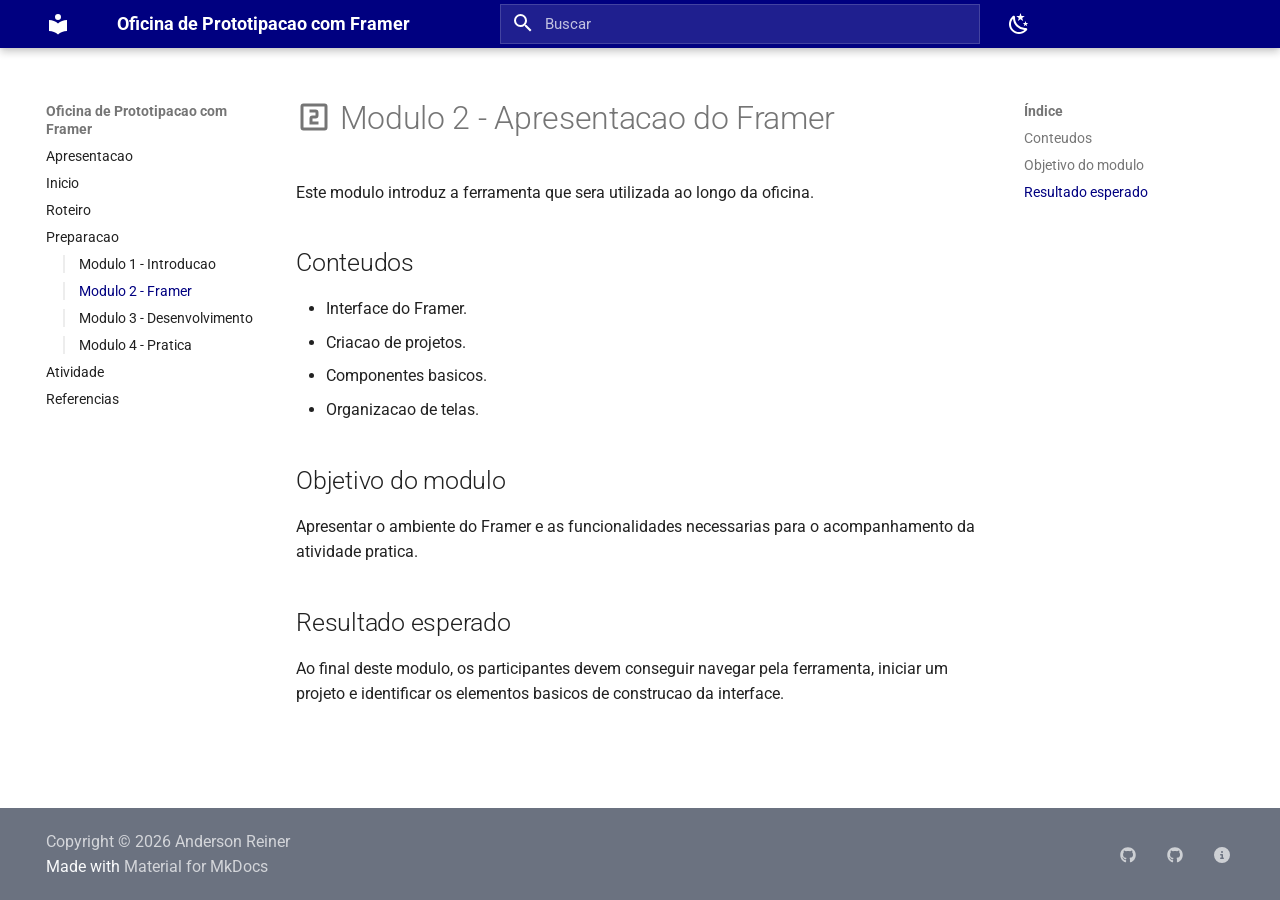
<file: modulo-2-framer/index.html>
<!doctype html>
<html lang="pt" class="no-js">
  <head>
    
      <meta charset="utf-8">
      <meta name="viewport" content="width=device-width,initial-scale=1">
      
        <meta name="description" content="Material de apoio, roteiro e ambiente interativo para uma oficina introdutoria sobre prototipacao de interfaces com Framer.">
      
      
        <meta name="author" content="Anderson">
      
      
        <link rel="canonical" href="https://andersonreiner.github.io/oficina-framer/modulo-2-framer/">
      
      
        <link rel="prev" href="../modulo-1-introducao/">
      
      
        <link rel="next" href="../modulo-3-desenvolvimento/">
      
      
        
      
      
      <link rel="icon" href="../assets/images/favicon.png">
      <meta name="generator" content="mkdocs-1.6.1, mkdocs-material-9.7.6">
    
    
      
        <title>Modulo 2 - Framer - Oficina de Prototipacao com Framer</title>
      
    
    
      <link rel="stylesheet" href="../assets/stylesheets/main.484c7ddc.min.css">
      
        
        <link rel="stylesheet" href="../assets/stylesheets/palette.ab4e12ef.min.css">
      
      


    
    
      
    
    
      
        
        
        <link rel="preconnect" href="https://fonts.gstatic.com" crossorigin>
        <link rel="stylesheet" href="https://fonts.googleapis.com/css?family=Roboto:300,300i,400,400i,700,700i%7CRoboto+Mono:400,400i,700,700i&display=fallback">
        <style>:root{--md-text-font:"Roboto";--md-code-font:"Roboto Mono"}</style>
      
    
    
      <link rel="stylesheet" href="../stylesheets/workshop.css">
    
    <script>__md_scope=new URL("..",location),__md_hash=e=>[...e].reduce(((e,_)=>(e<<5)-e+_.charCodeAt(0)),0),__md_get=(e,_=localStorage,t=__md_scope)=>JSON.parse(_.getItem(t.pathname+"."+e)),__md_set=(e,_,t=localStorage,a=__md_scope)=>{try{t.setItem(a.pathname+"."+e,JSON.stringify(_))}catch(e){}}</script>
    
      

    
    
  </head>
  
  
    
    
      
    
    
    
    
    <body dir="ltr" data-md-color-scheme="default" data-md-color-primary="indigo" data-md-color-accent="indigo">
  
    
    <input class="md-toggle" data-md-toggle="drawer" type="checkbox" id="__drawer" autocomplete="off">
    <input class="md-toggle" data-md-toggle="search" type="checkbox" id="__search" autocomplete="off">
    <label class="md-overlay" for="__drawer"></label>
    <div data-md-component="skip">
      
        
        <a href="#modulo-2-apresentacao-do-framer" class="md-skip">
          Pular para conteúdo
        </a>
      
    </div>
    <div data-md-component="announce">
      
    </div>
    
    
      

  

<header class="md-header md-header--shadow" data-md-component="header">
  <nav class="md-header__inner md-grid" aria-label="Cabeçalho">
    <a href=".." title="Oficina de Prototipacao com Framer" class="md-header__button md-logo" aria-label="Oficina de Prototipacao com Framer" data-md-component="logo">
      
  
  <svg xmlns="http://www.w3.org/2000/svg" viewBox="0 0 24 24"><path d="M12 8a3 3 0 0 0 3-3 3 3 0 0 0-3-3 3 3 0 0 0-3 3 3 3 0 0 0 3 3m0 3.54C9.64 9.35 6.5 8 3 8v11c3.5 0 6.64 1.35 9 3.54 2.36-2.19 5.5-3.54 9-3.54V8c-3.5 0-6.64 1.35-9 3.54"/></svg>

    </a>
    <label class="md-header__button md-icon" for="__drawer">
      
      <svg xmlns="http://www.w3.org/2000/svg" viewBox="0 0 24 24"><path d="M3 6h18v2H3zm0 5h18v2H3zm0 5h18v2H3z"/></svg>
    </label>
    <div class="md-header__title" data-md-component="header-title">
      <div class="md-header__ellipsis">
        <div class="md-header__topic">
          <span class="md-ellipsis">
            Oficina de Prototipacao com Framer
          </span>
        </div>
        <div class="md-header__topic" data-md-component="header-topic">
          <span class="md-ellipsis">
            
              Modulo 2 - Framer
            
          </span>
        </div>
      </div>
    </div>
    
      
        <form class="md-header__option" data-md-component="palette">
  
    
    
    
    <input class="md-option" data-md-color-media="" data-md-color-scheme="default" data-md-color-primary="indigo" data-md-color-accent="indigo"  aria-label="Alternar para modo escuro"  type="radio" name="__palette" id="__palette_0">
    
      <label class="md-header__button md-icon" title="Alternar para modo escuro" for="__palette_1" hidden>
        <svg xmlns="http://www.w3.org/2000/svg" viewBox="0 0 24 24"><path d="m17.75 4.09-2.53 1.94.91 3.06-2.63-1.81-2.63 1.81.91-3.06-2.53-1.94L12.44 4l1.06-3 1.06 3zm3.5 6.91-1.64 1.25.59 1.98-1.7-1.17-1.7 1.17.59-1.98L15.75 11l2.06-.05L18.5 9l.69 1.95zm-2.28 4.95c.83-.08 1.72 1.1 1.19 1.85-.32.45-.66.87-1.08 1.27C15.17 23 8.84 23 4.94 19.07c-3.91-3.9-3.91-10.24 0-14.14.4-.4.82-.76 1.27-1.08.75-.53 1.93.36 1.85 1.19-.27 2.86.69 5.83 2.89 8.02a9.96 9.96 0 0 0 8.02 2.89m-1.64 2.02a12.08 12.08 0 0 1-7.8-3.47c-2.17-2.19-3.33-5-3.49-7.82-2.81 3.14-2.7 7.96.31 10.98 3.02 3.01 7.84 3.12 10.98.31"/></svg>
      </label>
    
  
    
    
    
    <input class="md-option" data-md-color-media="" data-md-color-scheme="slate" data-md-color-primary="indigo" data-md-color-accent="indigo"  aria-label="Alternar para modo claro"  type="radio" name="__palette" id="__palette_1">
    
      <label class="md-header__button md-icon" title="Alternar para modo claro" for="__palette_0" hidden>
        <svg xmlns="http://www.w3.org/2000/svg" viewBox="0 0 24 24"><path d="M12 7a5 5 0 0 1 5 5 5 5 0 0 1-5 5 5 5 0 0 1-5-5 5 5 0 0 1 5-5m0 2a3 3 0 0 0-3 3 3 3 0 0 0 3 3 3 3 0 0 0 3-3 3 3 0 0 0-3-3m0-7 2.39 3.42C13.65 5.15 12.84 5 12 5s-1.65.15-2.39.42zM3.34 7l4.16-.35A7.2 7.2 0 0 0 5.94 8.5c-.44.74-.69 1.5-.83 2.29zm.02 10 1.76-3.77a7.131 7.131 0 0 0 2.38 4.14zM20.65 7l-1.77 3.79a7.02 7.02 0 0 0-2.38-4.15zm-.01 10-4.14.36c.59-.51 1.12-1.14 1.54-1.86.42-.73.69-1.5.83-2.29zM12 22l-2.41-3.44c.74.27 1.55.44 2.41.44.82 0 1.63-.17 2.37-.44z"/></svg>
      </label>
    
  
</form>
      
    
    
      <script>var palette=__md_get("__palette");if(palette&&palette.color){if("(prefers-color-scheme)"===palette.color.media){var media=matchMedia("(prefers-color-scheme: light)"),input=document.querySelector(media.matches?"[data-md-color-media='(prefers-color-scheme: light)']":"[data-md-color-media='(prefers-color-scheme: dark)']");palette.color.media=input.getAttribute("data-md-color-media"),palette.color.scheme=input.getAttribute("data-md-color-scheme"),palette.color.primary=input.getAttribute("data-md-color-primary"),palette.color.accent=input.getAttribute("data-md-color-accent")}for(var[key,value]of Object.entries(palette.color))document.body.setAttribute("data-md-color-"+key,value)}</script>
    
    
    
      
      
        <label class="md-header__button md-icon" for="__search">
          
          <svg xmlns="http://www.w3.org/2000/svg" viewBox="0 0 24 24"><path d="M9.5 3A6.5 6.5 0 0 1 16 9.5c0 1.61-.59 3.09-1.56 4.23l.27.27h.79l5 5-1.5 1.5-5-5v-.79l-.27-.27A6.52 6.52 0 0 1 9.5 16 6.5 6.5 0 0 1 3 9.5 6.5 6.5 0 0 1 9.5 3m0 2C7 5 5 7 5 9.5S7 14 9.5 14 14 12 14 9.5 12 5 9.5 5"/></svg>
        </label>
        <div class="md-search" data-md-component="search" role="dialog">
  <label class="md-search__overlay" for="__search"></label>
  <div class="md-search__inner" role="search">
    <form class="md-search__form" name="search">
      <input type="text" class="md-search__input" name="query" aria-label="Buscar" placeholder="Buscar" autocapitalize="off" autocorrect="off" autocomplete="off" spellcheck="false" data-md-component="search-query" required>
      <label class="md-search__icon md-icon" for="__search">
        
        <svg xmlns="http://www.w3.org/2000/svg" viewBox="0 0 24 24"><path d="M9.5 3A6.5 6.5 0 0 1 16 9.5c0 1.61-.59 3.09-1.56 4.23l.27.27h.79l5 5-1.5 1.5-5-5v-.79l-.27-.27A6.52 6.52 0 0 1 9.5 16 6.5 6.5 0 0 1 3 9.5 6.5 6.5 0 0 1 9.5 3m0 2C7 5 5 7 5 9.5S7 14 9.5 14 14 12 14 9.5 12 5 9.5 5"/></svg>
        
        <svg xmlns="http://www.w3.org/2000/svg" viewBox="0 0 24 24"><path d="M20 11v2H8l5.5 5.5-1.42 1.42L4.16 12l7.92-7.92L13.5 5.5 8 11z"/></svg>
      </label>
      <nav class="md-search__options" aria-label="Pesquisar">
        
        <button type="reset" class="md-search__icon md-icon" title="Limpar" aria-label="Limpar" tabindex="-1">
          
          <svg xmlns="http://www.w3.org/2000/svg" viewBox="0 0 24 24"><path d="M19 6.41 17.59 5 12 10.59 6.41 5 5 6.41 10.59 12 5 17.59 6.41 19 12 13.41 17.59 19 19 17.59 13.41 12z"/></svg>
        </button>
      </nav>
      
        <div class="md-search__suggest" data-md-component="search-suggest"></div>
      
    </form>
    <div class="md-search__output">
      <div class="md-search__scrollwrap" tabindex="0" data-md-scrollfix>
        <div class="md-search-result" data-md-component="search-result">
          <div class="md-search-result__meta">
            Inicializando busca
          </div>
          <ol class="md-search-result__list" role="presentation"></ol>
        </div>
      </div>
    </div>
  </div>
</div>
      
    
    
  </nav>
  
</header>
    
    <div class="md-container" data-md-component="container">
      
      
        
          
        
      
      <main class="md-main" data-md-component="main">
        <div class="md-main__inner md-grid">
          
            
              
              <div class="md-sidebar md-sidebar--primary" data-md-component="sidebar" data-md-type="navigation" >
                <div class="md-sidebar__scrollwrap">
                  <div class="md-sidebar__inner">
                    



<nav class="md-nav md-nav--primary" aria-label="Navegação" data-md-level="0">
  <label class="md-nav__title" for="__drawer">
    <a href=".." title="Oficina de Prototipacao com Framer" class="md-nav__button md-logo" aria-label="Oficina de Prototipacao com Framer" data-md-component="logo">
      
  
  <svg xmlns="http://www.w3.org/2000/svg" viewBox="0 0 24 24"><path d="M12 8a3 3 0 0 0 3-3 3 3 0 0 0-3-3 3 3 0 0 0-3 3 3 3 0 0 0 3 3m0 3.54C9.64 9.35 6.5 8 3 8v11c3.5 0 6.64 1.35 9 3.54 2.36-2.19 5.5-3.54 9-3.54V8c-3.5 0-6.64 1.35-9 3.54"/></svg>

    </a>
    Oficina de Prototipacao com Framer
  </label>
  
  <ul class="md-nav__list" data-md-scrollfix>
    
      
      
  
  
  
  
    <li class="md-nav__item">
      <a href="../apresentacao/" class="md-nav__link">
        
  
  
  <span class="md-ellipsis">
    
  
    Apresentacao
  

    
  </span>
  
  

      </a>
    </li>
  

    
      
      
  
  
  
  
    <li class="md-nav__item">
      <a href=".." class="md-nav__link">
        
  
  
  <span class="md-ellipsis">
    
  
    Inicio
  

    
  </span>
  
  

      </a>
    </li>
  

    
      
      
  
  
  
  
    <li class="md-nav__item">
      <a href="../roteiro/" class="md-nav__link">
        
  
  
  <span class="md-ellipsis">
    
  
    Roteiro
  

    
  </span>
  
  

      </a>
    </li>
  

    
      
      
  
  
  
  
    <li class="md-nav__item">
      <a href="../preparacao/" class="md-nav__link">
        
  
  
  <span class="md-ellipsis">
    
  
    Preparacao
  

    
  </span>
  
  

      </a>
    </li>
  

    
      
      
  
  
  
  
    <li class="md-nav__item">
      <a href="../modulo-1-introducao/" class="md-nav__link">
        
  
  
  <span class="md-ellipsis">
    
  
    Modulo 1 - Introducao
  

    
  </span>
  
  

      </a>
    </li>
  

    
      
      
  
  
    
  
  
  
    <li class="md-nav__item md-nav__item--active">
      
      <input class="md-nav__toggle md-toggle" type="checkbox" id="__toc">
      
      
        
      
      
        <label class="md-nav__link md-nav__link--active" for="__toc">
          
  
  
  <span class="md-ellipsis">
    
  
    Modulo 2 - Framer
  

    
  </span>
  
  

          <span class="md-nav__icon md-icon"></span>
        </label>
      
      <a href="./" class="md-nav__link md-nav__link--active">
        
  
  
  <span class="md-ellipsis">
    
  
    Modulo 2 - Framer
  

    
  </span>
  
  

      </a>
      
        

<nav class="md-nav md-nav--secondary" aria-label="Índice">
  
  
  
    
  
  
    <label class="md-nav__title" for="__toc">
      <span class="md-nav__icon md-icon"></span>
      Índice
    </label>
    <ul class="md-nav__list" data-md-component="toc" data-md-scrollfix>
      
        <li class="md-nav__item">
  <a href="#conteudos" class="md-nav__link">
    <span class="md-ellipsis">
      
        Conteudos
      
    </span>
  </a>
  
</li>
      
        <li class="md-nav__item">
  <a href="#objetivo-do-modulo" class="md-nav__link">
    <span class="md-ellipsis">
      
        Objetivo do modulo
      
    </span>
  </a>
  
</li>
      
        <li class="md-nav__item">
  <a href="#resultado-esperado" class="md-nav__link">
    <span class="md-ellipsis">
      
        Resultado esperado
      
    </span>
  </a>
  
</li>
      
    </ul>
  
</nav>
      
    </li>
  

    
      
      
  
  
  
  
    <li class="md-nav__item">
      <a href="../modulo-3-desenvolvimento/" class="md-nav__link">
        
  
  
  <span class="md-ellipsis">
    
  
    Modulo 3 - Desenvolvimento
  

    
  </span>
  
  

      </a>
    </li>
  

    
      
      
  
  
  
  
    <li class="md-nav__item">
      <a href="../modulo-4-pratica/" class="md-nav__link">
        
  
  
  <span class="md-ellipsis">
    
  
    Modulo 4 - Pratica
  

    
  </span>
  
  

      </a>
    </li>
  

    
      
      
  
  
  
  
    <li class="md-nav__item">
      <a href="../atividade/" class="md-nav__link">
        
  
  
  <span class="md-ellipsis">
    
  
    Atividade
  

    
  </span>
  
  

      </a>
    </li>
  

    
      
      
  
  
  
  
    <li class="md-nav__item">
      <a href="../referencias/" class="md-nav__link">
        
  
  
  <span class="md-ellipsis">
    
  
    Referencias
  

    
  </span>
  
  

      </a>
    </li>
  

    
  </ul>
</nav>
                  </div>
                </div>
              </div>
            
            
              
              <div class="md-sidebar md-sidebar--secondary" data-md-component="sidebar" data-md-type="toc" >
                <div class="md-sidebar__scrollwrap">
                  <div class="md-sidebar__inner">
                    

<nav class="md-nav md-nav--secondary" aria-label="Índice">
  
  
  
    
  
  
    <label class="md-nav__title" for="__toc">
      <span class="md-nav__icon md-icon"></span>
      Índice
    </label>
    <ul class="md-nav__list" data-md-component="toc" data-md-scrollfix>
      
        <li class="md-nav__item">
  <a href="#conteudos" class="md-nav__link">
    <span class="md-ellipsis">
      
        Conteudos
      
    </span>
  </a>
  
</li>
      
        <li class="md-nav__item">
  <a href="#objetivo-do-modulo" class="md-nav__link">
    <span class="md-ellipsis">
      
        Objetivo do modulo
      
    </span>
  </a>
  
</li>
      
        <li class="md-nav__item">
  <a href="#resultado-esperado" class="md-nav__link">
    <span class="md-ellipsis">
      
        Resultado esperado
      
    </span>
  </a>
  
</li>
      
    </ul>
  
</nav>
                  </div>
                </div>
              </div>
            
          
          
            <div class="md-content" data-md-component="content">
              
              <article class="md-content__inner md-typeset">
                
                  



<h1 id="modulo-2-apresentacao-do-framer"><span class="twemoji"><svg xmlns="http://www.w3.org/2000/svg" viewBox="0 0 24 24"><path d="M15 15h-4v-2h2a2 2 0 0 0 2-2V9a2 2 0 0 0-2-2H9v2h4v2h-2a2 2 0 0 0-2 2v4h6m4 2H5V5h14m0-2H5a2 2 0 0 0-2 2v14a2 2 0 0 0 2 2h14a2 2 0 0 0 2-2V5a2 2 0 0 0-2-2"/></svg></span> Modulo 2 - Apresentacao do Framer</h1>
<p>Este modulo introduz a ferramenta que sera utilizada ao longo da oficina.</p>
<h2 id="conteudos">Conteudos</h2>
<ul>
<li>Interface do Framer.</li>
<li>Criacao de projetos.</li>
<li>Componentes basicos.</li>
<li>Organizacao de telas.</li>
</ul>
<h2 id="objetivo-do-modulo">Objetivo do modulo</h2>
<p>Apresentar o ambiente do Framer e as funcionalidades necessarias para o acompanhamento da atividade pratica.</p>
<h2 id="resultado-esperado">Resultado esperado</h2>
<p>Ao final deste modulo, os participantes devem conseguir navegar pela ferramenta, iniciar um projeto e identificar os elementos basicos de construcao da interface.</p>












                
              </article>
            </div>
          
          
<script>var target=document.getElementById(location.hash.slice(1));target&&target.name&&(target.checked=target.name.startsWith("__tabbed_"))</script>
        </div>
        
          <button type="button" class="md-top md-icon" data-md-component="top" hidden>
  
  <svg xmlns="http://www.w3.org/2000/svg" viewBox="0 0 24 24"><path d="M13 20h-2V8l-5.5 5.5-1.42-1.42L12 4.16l7.92 7.92-1.42 1.42L13 8z"/></svg>
  Voltar para o topo
</button>
        
      </main>
      
        <footer class="md-footer">
  
  <div class="md-footer-meta md-typeset">
    <div class="md-footer-meta__inner md-grid">
      <div class="md-copyright">
  
    <div class="md-copyright__highlight">
      Copyright &copy; 2026 Anderson Reiner
    </div>
  
  
    Made with
    <a href="https://squidfunk.github.io/mkdocs-material/" target="_blank" rel="noopener">
      Material for MkDocs
    </a>
  
</div>
      
        
<div class="md-social">
  
    
    
    
    
    <a href="https://github.com/AndersonReiner" target="_blank" rel="noopener" title="Anderson Reiner no GitHub" class="md-social__link">
      <svg xmlns="http://www.w3.org/2000/svg" viewBox="0 0 512 512"><!--! Font Awesome Free 7.1.0 by @fontawesome - https://fontawesome.com License - https://fontawesome.com/license/free (Icons: CC BY 4.0, Fonts: SIL OFL 1.1, Code: MIT License) Copyright 2025 Fonticons, Inc.--><path d="M173.9 397.4c0 2-2.3 3.6-5.2 3.6-3.3.3-5.6-1.3-5.6-3.6 0-2 2.3-3.6 5.2-3.6 3-.3 5.6 1.3 5.6 3.6m-31.1-4.5c-.7 2 1.3 4.3 4.3 4.9 2.6 1 5.6 0 6.2-2s-1.3-4.3-4.3-5.2c-2.6-.7-5.5.3-6.2 2.3m44.2-1.7c-2.9.7-4.9 2.6-4.6 4.9.3 2 2.9 3.3 5.9 2.6 2.9-.7 4.9-2.6 4.6-4.6-.3-1.9-3-3.2-5.9-2.9M252.8 8C114.1 8 8 113.3 8 252c0 110.9 69.8 205.8 169.5 239.2 12.8 2.3 17.3-5.6 17.3-12.1 0-6.2-.3-40.4-.3-61.4 0 0-70 15-84.7-29.8 0 0-11.4-29.1-27.8-36.6 0 0-22.9-15.7 1.6-15.4 0 0 24.9 2 38.6 25.8 21.9 38.6 58.6 27.5 72.9 20.9 2.3-16 8.8-27.1 16-33.7-55.9-6.2-112.3-14.3-112.3-110.5 0-27.5 7.6-41.3 23.6-58.9-2.6-6.5-11.1-33.3 2.6-67.9 20.9-6.5 69 27 69 27 20-5.6 41.5-8.5 62.8-8.5s42.8 2.9 62.8 8.5c0 0 48.1-33.6 69-27 13.7 34.7 5.2 61.4 2.6 67.9 16 17.7 25.8 31.5 25.8 58.9 0 96.5-58.9 104.2-114.8 110.5 9.2 7.9 17 22.9 17 46.4 0 33.7-.3 75.4-.3 83.6 0 6.5 4.6 14.4 17.3 12.1C436.2 457.8 504 362.9 504 252 504 113.3 391.5 8 252.8 8M105.2 352.9c-1.3 1-1 3.3.7 5.2 1.6 1.6 3.9 2.3 5.2 1 1.3-1 1-3.3-.7-5.2-1.6-1.6-3.9-2.3-5.2-1m-10.8-8.1c-.7 1.3.3 2.9 2.3 3.9 1.6 1 3.6.7 4.3-.7.7-1.3-.3-2.9-2.3-3.9-2-.6-3.6-.3-4.3.7m32.4 35.6c-1.6 1.3-1 4.3 1.3 6.2 2.3 2.3 5.2 2.6 6.5 1 1.3-1.3.7-4.3-1.3-6.2-2.2-2.3-5.2-2.6-6.5-1m-11.4-14.7c-1.6 1-1.6 3.6 0 5.9s4.3 3.3 5.6 2.3c1.6-1.3 1.6-3.9 0-6.2-1.4-2.3-4-3.3-5.6-2"/></svg>
    </a>
  
    
    
    
    
    <a href="https://github.com/gustavo-patricio" target="_blank" rel="noopener" title="Gustavo Patrick no GitHub" class="md-social__link">
      <svg xmlns="http://www.w3.org/2000/svg" viewBox="0 0 512 512"><!--! Font Awesome Free 7.1.0 by @fontawesome - https://fontawesome.com License - https://fontawesome.com/license/free (Icons: CC BY 4.0, Fonts: SIL OFL 1.1, Code: MIT License) Copyright 2025 Fonticons, Inc.--><path d="M173.9 397.4c0 2-2.3 3.6-5.2 3.6-3.3.3-5.6-1.3-5.6-3.6 0-2 2.3-3.6 5.2-3.6 3-.3 5.6 1.3 5.6 3.6m-31.1-4.5c-.7 2 1.3 4.3 4.3 4.9 2.6 1 5.6 0 6.2-2s-1.3-4.3-4.3-5.2c-2.6-.7-5.5.3-6.2 2.3m44.2-1.7c-2.9.7-4.9 2.6-4.6 4.9.3 2 2.9 3.3 5.9 2.6 2.9-.7 4.9-2.6 4.6-4.6-.3-1.9-3-3.2-5.9-2.9M252.8 8C114.1 8 8 113.3 8 252c0 110.9 69.8 205.8 169.5 239.2 12.8 2.3 17.3-5.6 17.3-12.1 0-6.2-.3-40.4-.3-61.4 0 0-70 15-84.7-29.8 0 0-11.4-29.1-27.8-36.6 0 0-22.9-15.7 1.6-15.4 0 0 24.9 2 38.6 25.8 21.9 38.6 58.6 27.5 72.9 20.9 2.3-16 8.8-27.1 16-33.7-55.9-6.2-112.3-14.3-112.3-110.5 0-27.5 7.6-41.3 23.6-58.9-2.6-6.5-11.1-33.3 2.6-67.9 20.9-6.5 69 27 69 27 20-5.6 41.5-8.5 62.8-8.5s42.8 2.9 62.8 8.5c0 0 48.1-33.6 69-27 13.7 34.7 5.2 61.4 2.6 67.9 16 17.7 25.8 31.5 25.8 58.9 0 96.5-58.9 104.2-114.8 110.5 9.2 7.9 17 22.9 17 46.4 0 33.7-.3 75.4-.3 83.6 0 6.5 4.6 14.4 17.3 12.1C436.2 457.8 504 362.9 504 252 504 113.3 391.5 8 252.8 8M105.2 352.9c-1.3 1-1 3.3.7 5.2 1.6 1.6 3.9 2.3 5.2 1 1.3-1 1-3.3-.7-5.2-1.6-1.6-3.9-2.3-5.2-1m-10.8-8.1c-.7 1.3.3 2.9 2.3 3.9 1.6 1 3.6.7 4.3-.7.7-1.3-.3-2.9-2.3-3.9-2-.6-3.6-.3-4.3.7m32.4 35.6c-1.6 1.3-1 4.3 1.3 6.2 2.3 2.3 5.2 2.6 6.5 1 1.3-1.3.7-4.3-1.3-6.2-2.2-2.3-5.2-2.6-6.5-1m-11.4-14.7c-1.6 1-1.6 3.6 0 5.9s4.3 3.3 5.6 2.3c1.6-1.3 1.6-3.9 0-6.2-1.4-2.3-4-3.3-5.6-2"/></svg>
    </a>
  
    
    
    
    
    <a href="https://squidfunk.github.io/mkdocs-material/" target="_blank" rel="noopener" title="MkDocs Material" class="md-social__link">
      <svg xmlns="http://www.w3.org/2000/svg" viewBox="0 0 512 512"><!--! Font Awesome Free 7.1.0 by @fontawesome - https://fontawesome.com License - https://fontawesome.com/license/free (Icons: CC BY 4.0, Fonts: SIL OFL 1.1, Code: MIT License) Copyright 2025 Fonticons, Inc.--><path d="M256 512a256 256 0 1 0 0-512 256 256 0 1 0 0 512m-32-352a32 32 0 1 1 64 0 32 32 0 1 1-64 0m-8 64h48c13.3 0 24 10.7 24 24v88h8c13.3 0 24 10.7 24 24s-10.7 24-24 24h-80c-13.3 0-24-10.7-24-24s10.7-24 24-24h24v-64h-24c-13.3 0-24-10.7-24-24s10.7-24 24-24"/></svg>
    </a>
  
</div>
      
    </div>
  </div>
</footer>
      
    </div>
    <div class="md-dialog" data-md-component="dialog">
      <div class="md-dialog__inner md-typeset"></div>
    </div>
    
      <div class="md-progress" data-md-component="progress" role="progressbar"></div>
    
    
    
      
      
      <script id="__config" type="application/json">{"annotate": null, "base": "..", "features": ["navigation.instant", "navigation.instant.progress", "navigation.tracking", "navigation.sections", "navigation.top", "content.code.copy", "search.highlight", "search.suggest"], "search": "../assets/javascripts/workers/search.2c215733.min.js", "tags": null, "translations": {"clipboard.copied": "Copiado para \u00e1rea de transfer\u00eancia", "clipboard.copy": "Copiar para \u00e1rea de transfer\u00eancia", "search.result.more.one": "mais 1 nesta p\u00e1gina", "search.result.more.other": "# mais nesta p\u00e1gina", "search.result.none": "Nenhum documento encontrado", "search.result.one": "1 documento encontrado", "search.result.other": "# documentos encontrados", "search.result.placeholder": "Digite para iniciar a busca", "search.result.term.missing": "Ausente", "select.version": "Selecione a vers\u00e3o"}, "version": null}</script>
    
    
      <script src="../assets/javascripts/bundle.79ae519e.min.js"></script>
      
    
  </body>
</html>
</file>
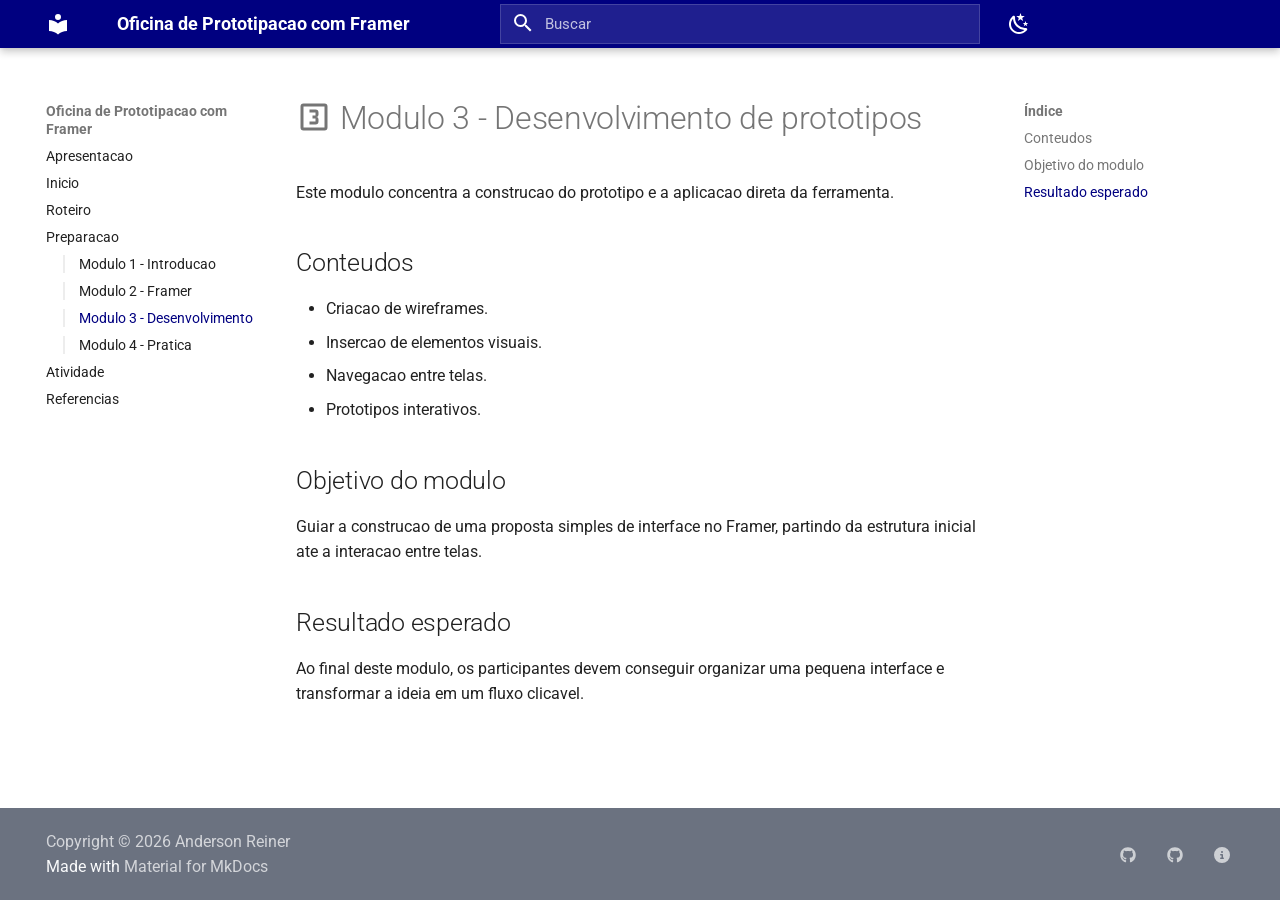
<file: modulo-3-desenvolvimento/index.html>
<!doctype html>
<html lang="pt" class="no-js">
  <head>
    
      <meta charset="utf-8">
      <meta name="viewport" content="width=device-width,initial-scale=1">
      
        <meta name="description" content="Material de apoio, roteiro e ambiente interativo para uma oficina introdutoria sobre prototipacao de interfaces com Framer.">
      
      
        <meta name="author" content="Anderson">
      
      
        <link rel="canonical" href="https://andersonreiner.github.io/oficina-framer/modulo-3-desenvolvimento/">
      
      
        <link rel="prev" href="../modulo-2-framer/">
      
      
        <link rel="next" href="../modulo-4-pratica/">
      
      
        
      
      
      <link rel="icon" href="../assets/images/favicon.png">
      <meta name="generator" content="mkdocs-1.6.1, mkdocs-material-9.7.6">
    
    
      
        <title>Modulo 3 - Desenvolvimento - Oficina de Prototipacao com Framer</title>
      
    
    
      <link rel="stylesheet" href="../assets/stylesheets/main.484c7ddc.min.css">
      
        
        <link rel="stylesheet" href="../assets/stylesheets/palette.ab4e12ef.min.css">
      
      


    
    
      
    
    
      
        
        
        <link rel="preconnect" href="https://fonts.gstatic.com" crossorigin>
        <link rel="stylesheet" href="https://fonts.googleapis.com/css?family=Roboto:300,300i,400,400i,700,700i%7CRoboto+Mono:400,400i,700,700i&display=fallback">
        <style>:root{--md-text-font:"Roboto";--md-code-font:"Roboto Mono"}</style>
      
    
    
      <link rel="stylesheet" href="../stylesheets/workshop.css">
    
    <script>__md_scope=new URL("..",location),__md_hash=e=>[...e].reduce(((e,_)=>(e<<5)-e+_.charCodeAt(0)),0),__md_get=(e,_=localStorage,t=__md_scope)=>JSON.parse(_.getItem(t.pathname+"."+e)),__md_set=(e,_,t=localStorage,a=__md_scope)=>{try{t.setItem(a.pathname+"."+e,JSON.stringify(_))}catch(e){}}</script>
    
      

    
    
  </head>
  
  
    
    
      
    
    
    
    
    <body dir="ltr" data-md-color-scheme="default" data-md-color-primary="indigo" data-md-color-accent="indigo">
  
    
    <input class="md-toggle" data-md-toggle="drawer" type="checkbox" id="__drawer" autocomplete="off">
    <input class="md-toggle" data-md-toggle="search" type="checkbox" id="__search" autocomplete="off">
    <label class="md-overlay" for="__drawer"></label>
    <div data-md-component="skip">
      
        
        <a href="#modulo-3-desenvolvimento-de-prototipos" class="md-skip">
          Pular para conteúdo
        </a>
      
    </div>
    <div data-md-component="announce">
      
    </div>
    
    
      

  

<header class="md-header md-header--shadow" data-md-component="header">
  <nav class="md-header__inner md-grid" aria-label="Cabeçalho">
    <a href=".." title="Oficina de Prototipacao com Framer" class="md-header__button md-logo" aria-label="Oficina de Prototipacao com Framer" data-md-component="logo">
      
  
  <svg xmlns="http://www.w3.org/2000/svg" viewBox="0 0 24 24"><path d="M12 8a3 3 0 0 0 3-3 3 3 0 0 0-3-3 3 3 0 0 0-3 3 3 3 0 0 0 3 3m0 3.54C9.64 9.35 6.5 8 3 8v11c3.5 0 6.64 1.35 9 3.54 2.36-2.19 5.5-3.54 9-3.54V8c-3.5 0-6.64 1.35-9 3.54"/></svg>

    </a>
    <label class="md-header__button md-icon" for="__drawer">
      
      <svg xmlns="http://www.w3.org/2000/svg" viewBox="0 0 24 24"><path d="M3 6h18v2H3zm0 5h18v2H3zm0 5h18v2H3z"/></svg>
    </label>
    <div class="md-header__title" data-md-component="header-title">
      <div class="md-header__ellipsis">
        <div class="md-header__topic">
          <span class="md-ellipsis">
            Oficina de Prototipacao com Framer
          </span>
        </div>
        <div class="md-header__topic" data-md-component="header-topic">
          <span class="md-ellipsis">
            
              Modulo 3 - Desenvolvimento
            
          </span>
        </div>
      </div>
    </div>
    
      
        <form class="md-header__option" data-md-component="palette">
  
    
    
    
    <input class="md-option" data-md-color-media="" data-md-color-scheme="default" data-md-color-primary="indigo" data-md-color-accent="indigo"  aria-label="Alternar para modo escuro"  type="radio" name="__palette" id="__palette_0">
    
      <label class="md-header__button md-icon" title="Alternar para modo escuro" for="__palette_1" hidden>
        <svg xmlns="http://www.w3.org/2000/svg" viewBox="0 0 24 24"><path d="m17.75 4.09-2.53 1.94.91 3.06-2.63-1.81-2.63 1.81.91-3.06-2.53-1.94L12.44 4l1.06-3 1.06 3zm3.5 6.91-1.64 1.25.59 1.98-1.7-1.17-1.7 1.17.59-1.98L15.75 11l2.06-.05L18.5 9l.69 1.95zm-2.28 4.95c.83-.08 1.72 1.1 1.19 1.85-.32.45-.66.87-1.08 1.27C15.17 23 8.84 23 4.94 19.07c-3.91-3.9-3.91-10.24 0-14.14.4-.4.82-.76 1.27-1.08.75-.53 1.93.36 1.85 1.19-.27 2.86.69 5.83 2.89 8.02a9.96 9.96 0 0 0 8.02 2.89m-1.64 2.02a12.08 12.08 0 0 1-7.8-3.47c-2.17-2.19-3.33-5-3.49-7.82-2.81 3.14-2.7 7.96.31 10.98 3.02 3.01 7.84 3.12 10.98.31"/></svg>
      </label>
    
  
    
    
    
    <input class="md-option" data-md-color-media="" data-md-color-scheme="slate" data-md-color-primary="indigo" data-md-color-accent="indigo"  aria-label="Alternar para modo claro"  type="radio" name="__palette" id="__palette_1">
    
      <label class="md-header__button md-icon" title="Alternar para modo claro" for="__palette_0" hidden>
        <svg xmlns="http://www.w3.org/2000/svg" viewBox="0 0 24 24"><path d="M12 7a5 5 0 0 1 5 5 5 5 0 0 1-5 5 5 5 0 0 1-5-5 5 5 0 0 1 5-5m0 2a3 3 0 0 0-3 3 3 3 0 0 0 3 3 3 3 0 0 0 3-3 3 3 0 0 0-3-3m0-7 2.39 3.42C13.65 5.15 12.84 5 12 5s-1.65.15-2.39.42zM3.34 7l4.16-.35A7.2 7.2 0 0 0 5.94 8.5c-.44.74-.69 1.5-.83 2.29zm.02 10 1.76-3.77a7.131 7.131 0 0 0 2.38 4.14zM20.65 7l-1.77 3.79a7.02 7.02 0 0 0-2.38-4.15zm-.01 10-4.14.36c.59-.51 1.12-1.14 1.54-1.86.42-.73.69-1.5.83-2.29zM12 22l-2.41-3.44c.74.27 1.55.44 2.41.44.82 0 1.63-.17 2.37-.44z"/></svg>
      </label>
    
  
</form>
      
    
    
      <script>var palette=__md_get("__palette");if(palette&&palette.color){if("(prefers-color-scheme)"===palette.color.media){var media=matchMedia("(prefers-color-scheme: light)"),input=document.querySelector(media.matches?"[data-md-color-media='(prefers-color-scheme: light)']":"[data-md-color-media='(prefers-color-scheme: dark)']");palette.color.media=input.getAttribute("data-md-color-media"),palette.color.scheme=input.getAttribute("data-md-color-scheme"),palette.color.primary=input.getAttribute("data-md-color-primary"),palette.color.accent=input.getAttribute("data-md-color-accent")}for(var[key,value]of Object.entries(palette.color))document.body.setAttribute("data-md-color-"+key,value)}</script>
    
    
    
      
      
        <label class="md-header__button md-icon" for="__search">
          
          <svg xmlns="http://www.w3.org/2000/svg" viewBox="0 0 24 24"><path d="M9.5 3A6.5 6.5 0 0 1 16 9.5c0 1.61-.59 3.09-1.56 4.23l.27.27h.79l5 5-1.5 1.5-5-5v-.79l-.27-.27A6.52 6.52 0 0 1 9.5 16 6.5 6.5 0 0 1 3 9.5 6.5 6.5 0 0 1 9.5 3m0 2C7 5 5 7 5 9.5S7 14 9.5 14 14 12 14 9.5 12 5 9.5 5"/></svg>
        </label>
        <div class="md-search" data-md-component="search" role="dialog">
  <label class="md-search__overlay" for="__search"></label>
  <div class="md-search__inner" role="search">
    <form class="md-search__form" name="search">
      <input type="text" class="md-search__input" name="query" aria-label="Buscar" placeholder="Buscar" autocapitalize="off" autocorrect="off" autocomplete="off" spellcheck="false" data-md-component="search-query" required>
      <label class="md-search__icon md-icon" for="__search">
        
        <svg xmlns="http://www.w3.org/2000/svg" viewBox="0 0 24 24"><path d="M9.5 3A6.5 6.5 0 0 1 16 9.5c0 1.61-.59 3.09-1.56 4.23l.27.27h.79l5 5-1.5 1.5-5-5v-.79l-.27-.27A6.52 6.52 0 0 1 9.5 16 6.5 6.5 0 0 1 3 9.5 6.5 6.5 0 0 1 9.5 3m0 2C7 5 5 7 5 9.5S7 14 9.5 14 14 12 14 9.5 12 5 9.5 5"/></svg>
        
        <svg xmlns="http://www.w3.org/2000/svg" viewBox="0 0 24 24"><path d="M20 11v2H8l5.5 5.5-1.42 1.42L4.16 12l7.92-7.92L13.5 5.5 8 11z"/></svg>
      </label>
      <nav class="md-search__options" aria-label="Pesquisar">
        
        <button type="reset" class="md-search__icon md-icon" title="Limpar" aria-label="Limpar" tabindex="-1">
          
          <svg xmlns="http://www.w3.org/2000/svg" viewBox="0 0 24 24"><path d="M19 6.41 17.59 5 12 10.59 6.41 5 5 6.41 10.59 12 5 17.59 6.41 19 12 13.41 17.59 19 19 17.59 13.41 12z"/></svg>
        </button>
      </nav>
      
        <div class="md-search__suggest" data-md-component="search-suggest"></div>
      
    </form>
    <div class="md-search__output">
      <div class="md-search__scrollwrap" tabindex="0" data-md-scrollfix>
        <div class="md-search-result" data-md-component="search-result">
          <div class="md-search-result__meta">
            Inicializando busca
          </div>
          <ol class="md-search-result__list" role="presentation"></ol>
        </div>
      </div>
    </div>
  </div>
</div>
      
    
    
  </nav>
  
</header>
    
    <div class="md-container" data-md-component="container">
      
      
        
          
        
      
      <main class="md-main" data-md-component="main">
        <div class="md-main__inner md-grid">
          
            
              
              <div class="md-sidebar md-sidebar--primary" data-md-component="sidebar" data-md-type="navigation" >
                <div class="md-sidebar__scrollwrap">
                  <div class="md-sidebar__inner">
                    



<nav class="md-nav md-nav--primary" aria-label="Navegação" data-md-level="0">
  <label class="md-nav__title" for="__drawer">
    <a href=".." title="Oficina de Prototipacao com Framer" class="md-nav__button md-logo" aria-label="Oficina de Prototipacao com Framer" data-md-component="logo">
      
  
  <svg xmlns="http://www.w3.org/2000/svg" viewBox="0 0 24 24"><path d="M12 8a3 3 0 0 0 3-3 3 3 0 0 0-3-3 3 3 0 0 0-3 3 3 3 0 0 0 3 3m0 3.54C9.64 9.35 6.5 8 3 8v11c3.5 0 6.64 1.35 9 3.54 2.36-2.19 5.5-3.54 9-3.54V8c-3.5 0-6.64 1.35-9 3.54"/></svg>

    </a>
    Oficina de Prototipacao com Framer
  </label>
  
  <ul class="md-nav__list" data-md-scrollfix>
    
      
      
  
  
  
  
    <li class="md-nav__item">
      <a href="../apresentacao/" class="md-nav__link">
        
  
  
  <span class="md-ellipsis">
    
  
    Apresentacao
  

    
  </span>
  
  

      </a>
    </li>
  

    
      
      
  
  
  
  
    <li class="md-nav__item">
      <a href=".." class="md-nav__link">
        
  
  
  <span class="md-ellipsis">
    
  
    Inicio
  

    
  </span>
  
  

      </a>
    </li>
  

    
      
      
  
  
  
  
    <li class="md-nav__item">
      <a href="../roteiro/" class="md-nav__link">
        
  
  
  <span class="md-ellipsis">
    
  
    Roteiro
  

    
  </span>
  
  

      </a>
    </li>
  

    
      
      
  
  
  
  
    <li class="md-nav__item">
      <a href="../preparacao/" class="md-nav__link">
        
  
  
  <span class="md-ellipsis">
    
  
    Preparacao
  

    
  </span>
  
  

      </a>
    </li>
  

    
      
      
  
  
  
  
    <li class="md-nav__item">
      <a href="../modulo-1-introducao/" class="md-nav__link">
        
  
  
  <span class="md-ellipsis">
    
  
    Modulo 1 - Introducao
  

    
  </span>
  
  

      </a>
    </li>
  

    
      
      
  
  
  
  
    <li class="md-nav__item">
      <a href="../modulo-2-framer/" class="md-nav__link">
        
  
  
  <span class="md-ellipsis">
    
  
    Modulo 2 - Framer
  

    
  </span>
  
  

      </a>
    </li>
  

    
      
      
  
  
    
  
  
  
    <li class="md-nav__item md-nav__item--active">
      
      <input class="md-nav__toggle md-toggle" type="checkbox" id="__toc">
      
      
        
      
      
        <label class="md-nav__link md-nav__link--active" for="__toc">
          
  
  
  <span class="md-ellipsis">
    
  
    Modulo 3 - Desenvolvimento
  

    
  </span>
  
  

          <span class="md-nav__icon md-icon"></span>
        </label>
      
      <a href="./" class="md-nav__link md-nav__link--active">
        
  
  
  <span class="md-ellipsis">
    
  
    Modulo 3 - Desenvolvimento
  

    
  </span>
  
  

      </a>
      
        

<nav class="md-nav md-nav--secondary" aria-label="Índice">
  
  
  
    
  
  
    <label class="md-nav__title" for="__toc">
      <span class="md-nav__icon md-icon"></span>
      Índice
    </label>
    <ul class="md-nav__list" data-md-component="toc" data-md-scrollfix>
      
        <li class="md-nav__item">
  <a href="#conteudos" class="md-nav__link">
    <span class="md-ellipsis">
      
        Conteudos
      
    </span>
  </a>
  
</li>
      
        <li class="md-nav__item">
  <a href="#objetivo-do-modulo" class="md-nav__link">
    <span class="md-ellipsis">
      
        Objetivo do modulo
      
    </span>
  </a>
  
</li>
      
        <li class="md-nav__item">
  <a href="#resultado-esperado" class="md-nav__link">
    <span class="md-ellipsis">
      
        Resultado esperado
      
    </span>
  </a>
  
</li>
      
    </ul>
  
</nav>
      
    </li>
  

    
      
      
  
  
  
  
    <li class="md-nav__item">
      <a href="../modulo-4-pratica/" class="md-nav__link">
        
  
  
  <span class="md-ellipsis">
    
  
    Modulo 4 - Pratica
  

    
  </span>
  
  

      </a>
    </li>
  

    
      
      
  
  
  
  
    <li class="md-nav__item">
      <a href="../atividade/" class="md-nav__link">
        
  
  
  <span class="md-ellipsis">
    
  
    Atividade
  

    
  </span>
  
  

      </a>
    </li>
  

    
      
      
  
  
  
  
    <li class="md-nav__item">
      <a href="../referencias/" class="md-nav__link">
        
  
  
  <span class="md-ellipsis">
    
  
    Referencias
  

    
  </span>
  
  

      </a>
    </li>
  

    
  </ul>
</nav>
                  </div>
                </div>
              </div>
            
            
              
              <div class="md-sidebar md-sidebar--secondary" data-md-component="sidebar" data-md-type="toc" >
                <div class="md-sidebar__scrollwrap">
                  <div class="md-sidebar__inner">
                    

<nav class="md-nav md-nav--secondary" aria-label="Índice">
  
  
  
    
  
  
    <label class="md-nav__title" for="__toc">
      <span class="md-nav__icon md-icon"></span>
      Índice
    </label>
    <ul class="md-nav__list" data-md-component="toc" data-md-scrollfix>
      
        <li class="md-nav__item">
  <a href="#conteudos" class="md-nav__link">
    <span class="md-ellipsis">
      
        Conteudos
      
    </span>
  </a>
  
</li>
      
        <li class="md-nav__item">
  <a href="#objetivo-do-modulo" class="md-nav__link">
    <span class="md-ellipsis">
      
        Objetivo do modulo
      
    </span>
  </a>
  
</li>
      
        <li class="md-nav__item">
  <a href="#resultado-esperado" class="md-nav__link">
    <span class="md-ellipsis">
      
        Resultado esperado
      
    </span>
  </a>
  
</li>
      
    </ul>
  
</nav>
                  </div>
                </div>
              </div>
            
          
          
            <div class="md-content" data-md-component="content">
              
              <article class="md-content__inner md-typeset">
                
                  



<h1 id="modulo-3-desenvolvimento-de-prototipos"><span class="twemoji"><svg xmlns="http://www.w3.org/2000/svg" viewBox="0 0 24 24"><path d="M15 15v-1.5a1.5 1.5 0 0 0-1.5-1.5 1.5 1.5 0 0 0 1.5-1.5V9a2 2 0 0 0-2-2H9v2h4v2h-2v2h2v2H9v2h4a2 2 0 0 0 2-2m4 4H5V5h14m0-2H5a2 2 0 0 0-2 2v14a2 2 0 0 0 2 2h14a2 2 0 0 0 2-2V5a2 2 0 0 0-2-2"/></svg></span> Modulo 3 - Desenvolvimento de prototipos</h1>
<p>Este modulo concentra a construcao do prototipo e a aplicacao direta da ferramenta.</p>
<h2 id="conteudos">Conteudos</h2>
<ul>
<li>Criacao de wireframes.</li>
<li>Insercao de elementos visuais.</li>
<li>Navegacao entre telas.</li>
<li>Prototipos interativos.</li>
</ul>
<h2 id="objetivo-do-modulo">Objetivo do modulo</h2>
<p>Guiar a construcao de uma proposta simples de interface no Framer, partindo da estrutura inicial ate a interacao entre telas.</p>
<h2 id="resultado-esperado">Resultado esperado</h2>
<p>Ao final deste modulo, os participantes devem conseguir organizar uma pequena interface e transformar a ideia em um fluxo clicavel.</p>












                
              </article>
            </div>
          
          
<script>var target=document.getElementById(location.hash.slice(1));target&&target.name&&(target.checked=target.name.startsWith("__tabbed_"))</script>
        </div>
        
          <button type="button" class="md-top md-icon" data-md-component="top" hidden>
  
  <svg xmlns="http://www.w3.org/2000/svg" viewBox="0 0 24 24"><path d="M13 20h-2V8l-5.5 5.5-1.42-1.42L12 4.16l7.92 7.92-1.42 1.42L13 8z"/></svg>
  Voltar para o topo
</button>
        
      </main>
      
        <footer class="md-footer">
  
  <div class="md-footer-meta md-typeset">
    <div class="md-footer-meta__inner md-grid">
      <div class="md-copyright">
  
    <div class="md-copyright__highlight">
      Copyright &copy; 2026 Anderson Reiner
    </div>
  
  
    Made with
    <a href="https://squidfunk.github.io/mkdocs-material/" target="_blank" rel="noopener">
      Material for MkDocs
    </a>
  
</div>
      
        
<div class="md-social">
  
    
    
    
    
    <a href="https://github.com/AndersonReiner" target="_blank" rel="noopener" title="Anderson Reiner no GitHub" class="md-social__link">
      <svg xmlns="http://www.w3.org/2000/svg" viewBox="0 0 512 512"><!--! Font Awesome Free 7.1.0 by @fontawesome - https://fontawesome.com License - https://fontawesome.com/license/free (Icons: CC BY 4.0, Fonts: SIL OFL 1.1, Code: MIT License) Copyright 2025 Fonticons, Inc.--><path d="M173.9 397.4c0 2-2.3 3.6-5.2 3.6-3.3.3-5.6-1.3-5.6-3.6 0-2 2.3-3.6 5.2-3.6 3-.3 5.6 1.3 5.6 3.6m-31.1-4.5c-.7 2 1.3 4.3 4.3 4.9 2.6 1 5.6 0 6.2-2s-1.3-4.3-4.3-5.2c-2.6-.7-5.5.3-6.2 2.3m44.2-1.7c-2.9.7-4.9 2.6-4.6 4.9.3 2 2.9 3.3 5.9 2.6 2.9-.7 4.9-2.6 4.6-4.6-.3-1.9-3-3.2-5.9-2.9M252.8 8C114.1 8 8 113.3 8 252c0 110.9 69.8 205.8 169.5 239.2 12.8 2.3 17.3-5.6 17.3-12.1 0-6.2-.3-40.4-.3-61.4 0 0-70 15-84.7-29.8 0 0-11.4-29.1-27.8-36.6 0 0-22.9-15.7 1.6-15.4 0 0 24.9 2 38.6 25.8 21.9 38.6 58.6 27.5 72.9 20.9 2.3-16 8.8-27.1 16-33.7-55.9-6.2-112.3-14.3-112.3-110.5 0-27.5 7.6-41.3 23.6-58.9-2.6-6.5-11.1-33.3 2.6-67.9 20.9-6.5 69 27 69 27 20-5.6 41.5-8.5 62.8-8.5s42.8 2.9 62.8 8.5c0 0 48.1-33.6 69-27 13.7 34.7 5.2 61.4 2.6 67.9 16 17.7 25.8 31.5 25.8 58.9 0 96.5-58.9 104.2-114.8 110.5 9.2 7.9 17 22.9 17 46.4 0 33.7-.3 75.4-.3 83.6 0 6.5 4.6 14.4 17.3 12.1C436.2 457.8 504 362.9 504 252 504 113.3 391.5 8 252.8 8M105.2 352.9c-1.3 1-1 3.3.7 5.2 1.6 1.6 3.9 2.3 5.2 1 1.3-1 1-3.3-.7-5.2-1.6-1.6-3.9-2.3-5.2-1m-10.8-8.1c-.7 1.3.3 2.9 2.3 3.9 1.6 1 3.6.7 4.3-.7.7-1.3-.3-2.9-2.3-3.9-2-.6-3.6-.3-4.3.7m32.4 35.6c-1.6 1.3-1 4.3 1.3 6.2 2.3 2.3 5.2 2.6 6.5 1 1.3-1.3.7-4.3-1.3-6.2-2.2-2.3-5.2-2.6-6.5-1m-11.4-14.7c-1.6 1-1.6 3.6 0 5.9s4.3 3.3 5.6 2.3c1.6-1.3 1.6-3.9 0-6.2-1.4-2.3-4-3.3-5.6-2"/></svg>
    </a>
  
    
    
    
    
    <a href="https://github.com/gustavo-patricio" target="_blank" rel="noopener" title="Gustavo Patrick no GitHub" class="md-social__link">
      <svg xmlns="http://www.w3.org/2000/svg" viewBox="0 0 512 512"><!--! Font Awesome Free 7.1.0 by @fontawesome - https://fontawesome.com License - https://fontawesome.com/license/free (Icons: CC BY 4.0, Fonts: SIL OFL 1.1, Code: MIT License) Copyright 2025 Fonticons, Inc.--><path d="M173.9 397.4c0 2-2.3 3.6-5.2 3.6-3.3.3-5.6-1.3-5.6-3.6 0-2 2.3-3.6 5.2-3.6 3-.3 5.6 1.3 5.6 3.6m-31.1-4.5c-.7 2 1.3 4.3 4.3 4.9 2.6 1 5.6 0 6.2-2s-1.3-4.3-4.3-5.2c-2.6-.7-5.5.3-6.2 2.3m44.2-1.7c-2.9.7-4.9 2.6-4.6 4.9.3 2 2.9 3.3 5.9 2.6 2.9-.7 4.9-2.6 4.6-4.6-.3-1.9-3-3.2-5.9-2.9M252.8 8C114.1 8 8 113.3 8 252c0 110.9 69.8 205.8 169.5 239.2 12.8 2.3 17.3-5.6 17.3-12.1 0-6.2-.3-40.4-.3-61.4 0 0-70 15-84.7-29.8 0 0-11.4-29.1-27.8-36.6 0 0-22.9-15.7 1.6-15.4 0 0 24.9 2 38.6 25.8 21.9 38.6 58.6 27.5 72.9 20.9 2.3-16 8.8-27.1 16-33.7-55.9-6.2-112.3-14.3-112.3-110.5 0-27.5 7.6-41.3 23.6-58.9-2.6-6.5-11.1-33.3 2.6-67.9 20.9-6.5 69 27 69 27 20-5.6 41.5-8.5 62.8-8.5s42.8 2.9 62.8 8.5c0 0 48.1-33.6 69-27 13.7 34.7 5.2 61.4 2.6 67.9 16 17.7 25.8 31.5 25.8 58.9 0 96.5-58.9 104.2-114.8 110.5 9.2 7.9 17 22.9 17 46.4 0 33.7-.3 75.4-.3 83.6 0 6.5 4.6 14.4 17.3 12.1C436.2 457.8 504 362.9 504 252 504 113.3 391.5 8 252.8 8M105.2 352.9c-1.3 1-1 3.3.7 5.2 1.6 1.6 3.9 2.3 5.2 1 1.3-1 1-3.3-.7-5.2-1.6-1.6-3.9-2.3-5.2-1m-10.8-8.1c-.7 1.3.3 2.9 2.3 3.9 1.6 1 3.6.7 4.3-.7.7-1.3-.3-2.9-2.3-3.9-2-.6-3.6-.3-4.3.7m32.4 35.6c-1.6 1.3-1 4.3 1.3 6.2 2.3 2.3 5.2 2.6 6.5 1 1.3-1.3.7-4.3-1.3-6.2-2.2-2.3-5.2-2.6-6.5-1m-11.4-14.7c-1.6 1-1.6 3.6 0 5.9s4.3 3.3 5.6 2.3c1.6-1.3 1.6-3.9 0-6.2-1.4-2.3-4-3.3-5.6-2"/></svg>
    </a>
  
    
    
    
    
    <a href="https://squidfunk.github.io/mkdocs-material/" target="_blank" rel="noopener" title="MkDocs Material" class="md-social__link">
      <svg xmlns="http://www.w3.org/2000/svg" viewBox="0 0 512 512"><!--! Font Awesome Free 7.1.0 by @fontawesome - https://fontawesome.com License - https://fontawesome.com/license/free (Icons: CC BY 4.0, Fonts: SIL OFL 1.1, Code: MIT License) Copyright 2025 Fonticons, Inc.--><path d="M256 512a256 256 0 1 0 0-512 256 256 0 1 0 0 512m-32-352a32 32 0 1 1 64 0 32 32 0 1 1-64 0m-8 64h48c13.3 0 24 10.7 24 24v88h8c13.3 0 24 10.7 24 24s-10.7 24-24 24h-80c-13.3 0-24-10.7-24-24s10.7-24 24-24h24v-64h-24c-13.3 0-24-10.7-24-24s10.7-24 24-24"/></svg>
    </a>
  
</div>
      
    </div>
  </div>
</footer>
      
    </div>
    <div class="md-dialog" data-md-component="dialog">
      <div class="md-dialog__inner md-typeset"></div>
    </div>
    
      <div class="md-progress" data-md-component="progress" role="progressbar"></div>
    
    
    
      
      
      <script id="__config" type="application/json">{"annotate": null, "base": "..", "features": ["navigation.instant", "navigation.instant.progress", "navigation.tracking", "navigation.sections", "navigation.top", "content.code.copy", "search.highlight", "search.suggest"], "search": "../assets/javascripts/workers/search.2c215733.min.js", "tags": null, "translations": {"clipboard.copied": "Copiado para \u00e1rea de transfer\u00eancia", "clipboard.copy": "Copiar para \u00e1rea de transfer\u00eancia", "search.result.more.one": "mais 1 nesta p\u00e1gina", "search.result.more.other": "# mais nesta p\u00e1gina", "search.result.none": "Nenhum documento encontrado", "search.result.one": "1 documento encontrado", "search.result.other": "# documentos encontrados", "search.result.placeholder": "Digite para iniciar a busca", "search.result.term.missing": "Ausente", "select.version": "Selecione a vers\u00e3o"}, "version": null}</script>
    
    
      <script src="../assets/javascripts/bundle.79ae519e.min.js"></script>
      
    
  </body>
</html>
</file>
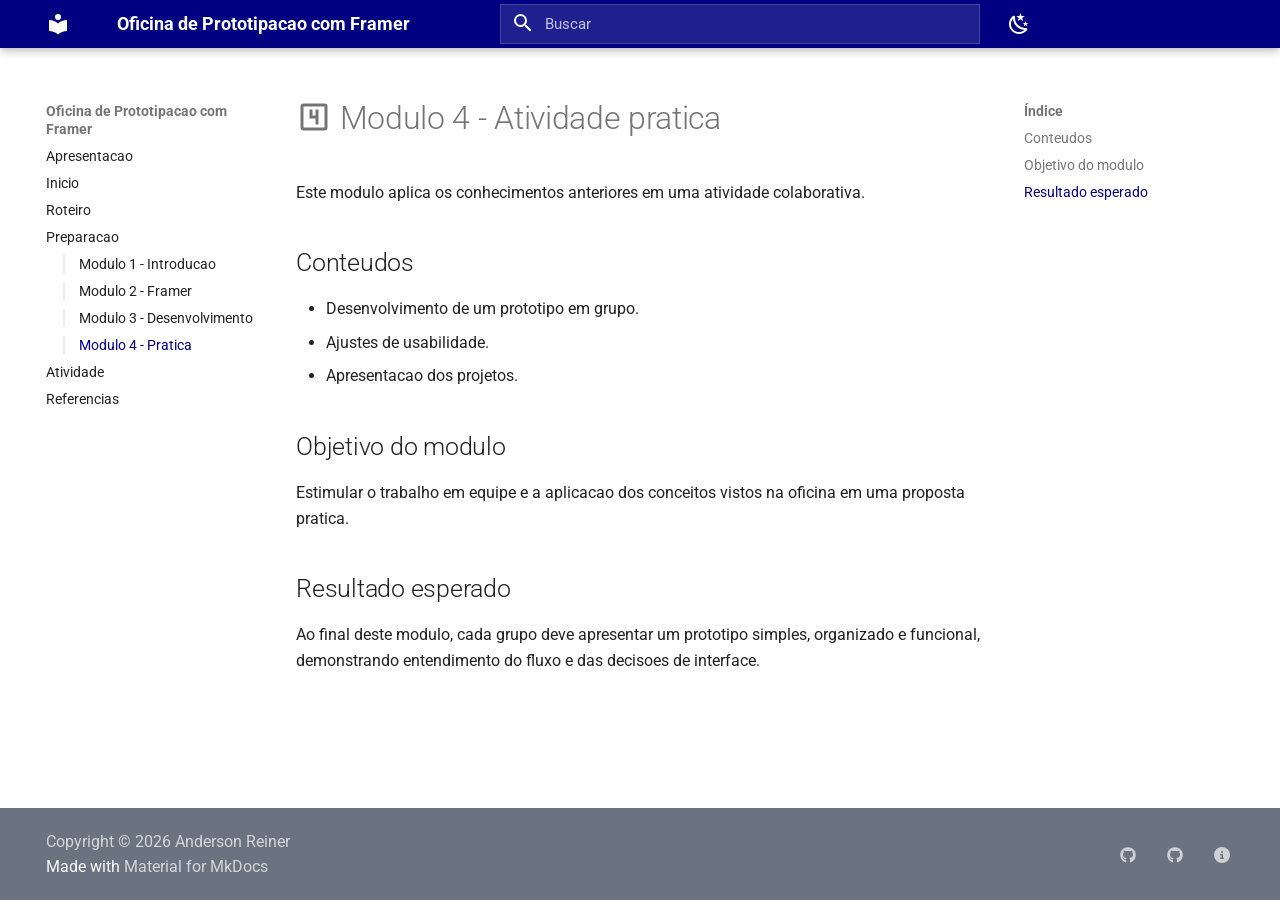
<file: modulo-4-pratica/index.html>
<!doctype html>
<html lang="pt" class="no-js">
  <head>
    
      <meta charset="utf-8">
      <meta name="viewport" content="width=device-width,initial-scale=1">
      
        <meta name="description" content="Material de apoio, roteiro e ambiente interativo para uma oficina introdutoria sobre prototipacao de interfaces com Framer.">
      
      
        <meta name="author" content="Anderson">
      
      
        <link rel="canonical" href="https://andersonreiner.github.io/oficina-framer/modulo-4-pratica/">
      
      
        <link rel="prev" href="../modulo-3-desenvolvimento/">
      
      
        <link rel="next" href="../atividade/">
      
      
        
      
      
      <link rel="icon" href="../assets/images/favicon.png">
      <meta name="generator" content="mkdocs-1.6.1, mkdocs-material-9.7.6">
    
    
      
        <title>Modulo 4 - Pratica - Oficina de Prototipacao com Framer</title>
      
    
    
      <link rel="stylesheet" href="../assets/stylesheets/main.484c7ddc.min.css">
      
        
        <link rel="stylesheet" href="../assets/stylesheets/palette.ab4e12ef.min.css">
      
      


    
    
      
    
    
      
        
        
        <link rel="preconnect" href="https://fonts.gstatic.com" crossorigin>
        <link rel="stylesheet" href="https://fonts.googleapis.com/css?family=Roboto:300,300i,400,400i,700,700i%7CRoboto+Mono:400,400i,700,700i&display=fallback">
        <style>:root{--md-text-font:"Roboto";--md-code-font:"Roboto Mono"}</style>
      
    
    
      <link rel="stylesheet" href="../stylesheets/workshop.css">
    
    <script>__md_scope=new URL("..",location),__md_hash=e=>[...e].reduce(((e,_)=>(e<<5)-e+_.charCodeAt(0)),0),__md_get=(e,_=localStorage,t=__md_scope)=>JSON.parse(_.getItem(t.pathname+"."+e)),__md_set=(e,_,t=localStorage,a=__md_scope)=>{try{t.setItem(a.pathname+"."+e,JSON.stringify(_))}catch(e){}}</script>
    
      

    
    
  </head>
  
  
    
    
      
    
    
    
    
    <body dir="ltr" data-md-color-scheme="default" data-md-color-primary="indigo" data-md-color-accent="indigo">
  
    
    <input class="md-toggle" data-md-toggle="drawer" type="checkbox" id="__drawer" autocomplete="off">
    <input class="md-toggle" data-md-toggle="search" type="checkbox" id="__search" autocomplete="off">
    <label class="md-overlay" for="__drawer"></label>
    <div data-md-component="skip">
      
        
        <a href="#modulo-4-atividade-pratica" class="md-skip">
          Pular para conteúdo
        </a>
      
    </div>
    <div data-md-component="announce">
      
    </div>
    
    
      

  

<header class="md-header md-header--shadow" data-md-component="header">
  <nav class="md-header__inner md-grid" aria-label="Cabeçalho">
    <a href=".." title="Oficina de Prototipacao com Framer" class="md-header__button md-logo" aria-label="Oficina de Prototipacao com Framer" data-md-component="logo">
      
  
  <svg xmlns="http://www.w3.org/2000/svg" viewBox="0 0 24 24"><path d="M12 8a3 3 0 0 0 3-3 3 3 0 0 0-3-3 3 3 0 0 0-3 3 3 3 0 0 0 3 3m0 3.54C9.64 9.35 6.5 8 3 8v11c3.5 0 6.64 1.35 9 3.54 2.36-2.19 5.5-3.54 9-3.54V8c-3.5 0-6.64 1.35-9 3.54"/></svg>

    </a>
    <label class="md-header__button md-icon" for="__drawer">
      
      <svg xmlns="http://www.w3.org/2000/svg" viewBox="0 0 24 24"><path d="M3 6h18v2H3zm0 5h18v2H3zm0 5h18v2H3z"/></svg>
    </label>
    <div class="md-header__title" data-md-component="header-title">
      <div class="md-header__ellipsis">
        <div class="md-header__topic">
          <span class="md-ellipsis">
            Oficina de Prototipacao com Framer
          </span>
        </div>
        <div class="md-header__topic" data-md-component="header-topic">
          <span class="md-ellipsis">
            
              Modulo 4 - Pratica
            
          </span>
        </div>
      </div>
    </div>
    
      
        <form class="md-header__option" data-md-component="palette">
  
    
    
    
    <input class="md-option" data-md-color-media="" data-md-color-scheme="default" data-md-color-primary="indigo" data-md-color-accent="indigo"  aria-label="Alternar para modo escuro"  type="radio" name="__palette" id="__palette_0">
    
      <label class="md-header__button md-icon" title="Alternar para modo escuro" for="__palette_1" hidden>
        <svg xmlns="http://www.w3.org/2000/svg" viewBox="0 0 24 24"><path d="m17.75 4.09-2.53 1.94.91 3.06-2.63-1.81-2.63 1.81.91-3.06-2.53-1.94L12.44 4l1.06-3 1.06 3zm3.5 6.91-1.64 1.25.59 1.98-1.7-1.17-1.7 1.17.59-1.98L15.75 11l2.06-.05L18.5 9l.69 1.95zm-2.28 4.95c.83-.08 1.72 1.1 1.19 1.85-.32.45-.66.87-1.08 1.27C15.17 23 8.84 23 4.94 19.07c-3.91-3.9-3.91-10.24 0-14.14.4-.4.82-.76 1.27-1.08.75-.53 1.93.36 1.85 1.19-.27 2.86.69 5.83 2.89 8.02a9.96 9.96 0 0 0 8.02 2.89m-1.64 2.02a12.08 12.08 0 0 1-7.8-3.47c-2.17-2.19-3.33-5-3.49-7.82-2.81 3.14-2.7 7.96.31 10.98 3.02 3.01 7.84 3.12 10.98.31"/></svg>
      </label>
    
  
    
    
    
    <input class="md-option" data-md-color-media="" data-md-color-scheme="slate" data-md-color-primary="indigo" data-md-color-accent="indigo"  aria-label="Alternar para modo claro"  type="radio" name="__palette" id="__palette_1">
    
      <label class="md-header__button md-icon" title="Alternar para modo claro" for="__palette_0" hidden>
        <svg xmlns="http://www.w3.org/2000/svg" viewBox="0 0 24 24"><path d="M12 7a5 5 0 0 1 5 5 5 5 0 0 1-5 5 5 5 0 0 1-5-5 5 5 0 0 1 5-5m0 2a3 3 0 0 0-3 3 3 3 0 0 0 3 3 3 3 0 0 0 3-3 3 3 0 0 0-3-3m0-7 2.39 3.42C13.65 5.15 12.84 5 12 5s-1.65.15-2.39.42zM3.34 7l4.16-.35A7.2 7.2 0 0 0 5.94 8.5c-.44.74-.69 1.5-.83 2.29zm.02 10 1.76-3.77a7.131 7.131 0 0 0 2.38 4.14zM20.65 7l-1.77 3.79a7.02 7.02 0 0 0-2.38-4.15zm-.01 10-4.14.36c.59-.51 1.12-1.14 1.54-1.86.42-.73.69-1.5.83-2.29zM12 22l-2.41-3.44c.74.27 1.55.44 2.41.44.82 0 1.63-.17 2.37-.44z"/></svg>
      </label>
    
  
</form>
      
    
    
      <script>var palette=__md_get("__palette");if(palette&&palette.color){if("(prefers-color-scheme)"===palette.color.media){var media=matchMedia("(prefers-color-scheme: light)"),input=document.querySelector(media.matches?"[data-md-color-media='(prefers-color-scheme: light)']":"[data-md-color-media='(prefers-color-scheme: dark)']");palette.color.media=input.getAttribute("data-md-color-media"),palette.color.scheme=input.getAttribute("data-md-color-scheme"),palette.color.primary=input.getAttribute("data-md-color-primary"),palette.color.accent=input.getAttribute("data-md-color-accent")}for(var[key,value]of Object.entries(palette.color))document.body.setAttribute("data-md-color-"+key,value)}</script>
    
    
    
      
      
        <label class="md-header__button md-icon" for="__search">
          
          <svg xmlns="http://www.w3.org/2000/svg" viewBox="0 0 24 24"><path d="M9.5 3A6.5 6.5 0 0 1 16 9.5c0 1.61-.59 3.09-1.56 4.23l.27.27h.79l5 5-1.5 1.5-5-5v-.79l-.27-.27A6.52 6.52 0 0 1 9.5 16 6.5 6.5 0 0 1 3 9.5 6.5 6.5 0 0 1 9.5 3m0 2C7 5 5 7 5 9.5S7 14 9.5 14 14 12 14 9.5 12 5 9.5 5"/></svg>
        </label>
        <div class="md-search" data-md-component="search" role="dialog">
  <label class="md-search__overlay" for="__search"></label>
  <div class="md-search__inner" role="search">
    <form class="md-search__form" name="search">
      <input type="text" class="md-search__input" name="query" aria-label="Buscar" placeholder="Buscar" autocapitalize="off" autocorrect="off" autocomplete="off" spellcheck="false" data-md-component="search-query" required>
      <label class="md-search__icon md-icon" for="__search">
        
        <svg xmlns="http://www.w3.org/2000/svg" viewBox="0 0 24 24"><path d="M9.5 3A6.5 6.5 0 0 1 16 9.5c0 1.61-.59 3.09-1.56 4.23l.27.27h.79l5 5-1.5 1.5-5-5v-.79l-.27-.27A6.52 6.52 0 0 1 9.5 16 6.5 6.5 0 0 1 3 9.5 6.5 6.5 0 0 1 9.5 3m0 2C7 5 5 7 5 9.5S7 14 9.5 14 14 12 14 9.5 12 5 9.5 5"/></svg>
        
        <svg xmlns="http://www.w3.org/2000/svg" viewBox="0 0 24 24"><path d="M20 11v2H8l5.5 5.5-1.42 1.42L4.16 12l7.92-7.92L13.5 5.5 8 11z"/></svg>
      </label>
      <nav class="md-search__options" aria-label="Pesquisar">
        
        <button type="reset" class="md-search__icon md-icon" title="Limpar" aria-label="Limpar" tabindex="-1">
          
          <svg xmlns="http://www.w3.org/2000/svg" viewBox="0 0 24 24"><path d="M19 6.41 17.59 5 12 10.59 6.41 5 5 6.41 10.59 12 5 17.59 6.41 19 12 13.41 17.59 19 19 17.59 13.41 12z"/></svg>
        </button>
      </nav>
      
        <div class="md-search__suggest" data-md-component="search-suggest"></div>
      
    </form>
    <div class="md-search__output">
      <div class="md-search__scrollwrap" tabindex="0" data-md-scrollfix>
        <div class="md-search-result" data-md-component="search-result">
          <div class="md-search-result__meta">
            Inicializando busca
          </div>
          <ol class="md-search-result__list" role="presentation"></ol>
        </div>
      </div>
    </div>
  </div>
</div>
      
    
    
  </nav>
  
</header>
    
    <div class="md-container" data-md-component="container">
      
      
        
          
        
      
      <main class="md-main" data-md-component="main">
        <div class="md-main__inner md-grid">
          
            
              
              <div class="md-sidebar md-sidebar--primary" data-md-component="sidebar" data-md-type="navigation" >
                <div class="md-sidebar__scrollwrap">
                  <div class="md-sidebar__inner">
                    



<nav class="md-nav md-nav--primary" aria-label="Navegação" data-md-level="0">
  <label class="md-nav__title" for="__drawer">
    <a href=".." title="Oficina de Prototipacao com Framer" class="md-nav__button md-logo" aria-label="Oficina de Prototipacao com Framer" data-md-component="logo">
      
  
  <svg xmlns="http://www.w3.org/2000/svg" viewBox="0 0 24 24"><path d="M12 8a3 3 0 0 0 3-3 3 3 0 0 0-3-3 3 3 0 0 0-3 3 3 3 0 0 0 3 3m0 3.54C9.64 9.35 6.5 8 3 8v11c3.5 0 6.64 1.35 9 3.54 2.36-2.19 5.5-3.54 9-3.54V8c-3.5 0-6.64 1.35-9 3.54"/></svg>

    </a>
    Oficina de Prototipacao com Framer
  </label>
  
  <ul class="md-nav__list" data-md-scrollfix>
    
      
      
  
  
  
  
    <li class="md-nav__item">
      <a href="../apresentacao/" class="md-nav__link">
        
  
  
  <span class="md-ellipsis">
    
  
    Apresentacao
  

    
  </span>
  
  

      </a>
    </li>
  

    
      
      
  
  
  
  
    <li class="md-nav__item">
      <a href=".." class="md-nav__link">
        
  
  
  <span class="md-ellipsis">
    
  
    Inicio
  

    
  </span>
  
  

      </a>
    </li>
  

    
      
      
  
  
  
  
    <li class="md-nav__item">
      <a href="../roteiro/" class="md-nav__link">
        
  
  
  <span class="md-ellipsis">
    
  
    Roteiro
  

    
  </span>
  
  

      </a>
    </li>
  

    
      
      
  
  
  
  
    <li class="md-nav__item">
      <a href="../preparacao/" class="md-nav__link">
        
  
  
  <span class="md-ellipsis">
    
  
    Preparacao
  

    
  </span>
  
  

      </a>
    </li>
  

    
      
      
  
  
  
  
    <li class="md-nav__item">
      <a href="../modulo-1-introducao/" class="md-nav__link">
        
  
  
  <span class="md-ellipsis">
    
  
    Modulo 1 - Introducao
  

    
  </span>
  
  

      </a>
    </li>
  

    
      
      
  
  
  
  
    <li class="md-nav__item">
      <a href="../modulo-2-framer/" class="md-nav__link">
        
  
  
  <span class="md-ellipsis">
    
  
    Modulo 2 - Framer
  

    
  </span>
  
  

      </a>
    </li>
  

    
      
      
  
  
  
  
    <li class="md-nav__item">
      <a href="../modulo-3-desenvolvimento/" class="md-nav__link">
        
  
  
  <span class="md-ellipsis">
    
  
    Modulo 3 - Desenvolvimento
  

    
  </span>
  
  

      </a>
    </li>
  

    
      
      
  
  
    
  
  
  
    <li class="md-nav__item md-nav__item--active">
      
      <input class="md-nav__toggle md-toggle" type="checkbox" id="__toc">
      
      
        
      
      
        <label class="md-nav__link md-nav__link--active" for="__toc">
          
  
  
  <span class="md-ellipsis">
    
  
    Modulo 4 - Pratica
  

    
  </span>
  
  

          <span class="md-nav__icon md-icon"></span>
        </label>
      
      <a href="./" class="md-nav__link md-nav__link--active">
        
  
  
  <span class="md-ellipsis">
    
  
    Modulo 4 - Pratica
  

    
  </span>
  
  

      </a>
      
        

<nav class="md-nav md-nav--secondary" aria-label="Índice">
  
  
  
    
  
  
    <label class="md-nav__title" for="__toc">
      <span class="md-nav__icon md-icon"></span>
      Índice
    </label>
    <ul class="md-nav__list" data-md-component="toc" data-md-scrollfix>
      
        <li class="md-nav__item">
  <a href="#conteudos" class="md-nav__link">
    <span class="md-ellipsis">
      
        Conteudos
      
    </span>
  </a>
  
</li>
      
        <li class="md-nav__item">
  <a href="#objetivo-do-modulo" class="md-nav__link">
    <span class="md-ellipsis">
      
        Objetivo do modulo
      
    </span>
  </a>
  
</li>
      
        <li class="md-nav__item">
  <a href="#resultado-esperado" class="md-nav__link">
    <span class="md-ellipsis">
      
        Resultado esperado
      
    </span>
  </a>
  
</li>
      
    </ul>
  
</nav>
      
    </li>
  

    
      
      
  
  
  
  
    <li class="md-nav__item">
      <a href="../atividade/" class="md-nav__link">
        
  
  
  <span class="md-ellipsis">
    
  
    Atividade
  

    
  </span>
  
  

      </a>
    </li>
  

    
      
      
  
  
  
  
    <li class="md-nav__item">
      <a href="../referencias/" class="md-nav__link">
        
  
  
  <span class="md-ellipsis">
    
  
    Referencias
  

    
  </span>
  
  

      </a>
    </li>
  

    
  </ul>
</nav>
                  </div>
                </div>
              </div>
            
            
              
              <div class="md-sidebar md-sidebar--secondary" data-md-component="sidebar" data-md-type="toc" >
                <div class="md-sidebar__scrollwrap">
                  <div class="md-sidebar__inner">
                    

<nav class="md-nav md-nav--secondary" aria-label="Índice">
  
  
  
    
  
  
    <label class="md-nav__title" for="__toc">
      <span class="md-nav__icon md-icon"></span>
      Índice
    </label>
    <ul class="md-nav__list" data-md-component="toc" data-md-scrollfix>
      
        <li class="md-nav__item">
  <a href="#conteudos" class="md-nav__link">
    <span class="md-ellipsis">
      
        Conteudos
      
    </span>
  </a>
  
</li>
      
        <li class="md-nav__item">
  <a href="#objetivo-do-modulo" class="md-nav__link">
    <span class="md-ellipsis">
      
        Objetivo do modulo
      
    </span>
  </a>
  
</li>
      
        <li class="md-nav__item">
  <a href="#resultado-esperado" class="md-nav__link">
    <span class="md-ellipsis">
      
        Resultado esperado
      
    </span>
  </a>
  
</li>
      
    </ul>
  
</nav>
                  </div>
                </div>
              </div>
            
          
          
            <div class="md-content" data-md-component="content">
              
              <article class="md-content__inner md-typeset">
                
                  



<h1 id="modulo-4-atividade-pratica"><span class="twemoji"><svg xmlns="http://www.w3.org/2000/svg" viewBox="0 0 24 24"><path d="M19 19H5V5h14m0-2H5a2 2 0 0 0-2 2v14a2 2 0 0 0 2 2h14a2 2 0 0 0 2-2V5a2 2 0 0 0-2-2m-6 14h2V7h-2v4h-2V7H9v6h4"/></svg></span> Modulo 4 - Atividade pratica</h1>
<p>Este modulo aplica os conhecimentos anteriores em uma atividade colaborativa.</p>
<h2 id="conteudos">Conteudos</h2>
<ul>
<li>Desenvolvimento de um prototipo em grupo.</li>
<li>Ajustes de usabilidade.</li>
<li>Apresentacao dos projetos.</li>
</ul>
<h2 id="objetivo-do-modulo">Objetivo do modulo</h2>
<p>Estimular o trabalho em equipe e a aplicacao dos conceitos vistos na oficina em uma proposta pratica.</p>
<h2 id="resultado-esperado">Resultado esperado</h2>
<p>Ao final deste modulo, cada grupo deve apresentar um prototipo simples, organizado e funcional, demonstrando entendimento do fluxo e das decisoes de interface.</p>












                
              </article>
            </div>
          
          
<script>var target=document.getElementById(location.hash.slice(1));target&&target.name&&(target.checked=target.name.startsWith("__tabbed_"))</script>
        </div>
        
          <button type="button" class="md-top md-icon" data-md-component="top" hidden>
  
  <svg xmlns="http://www.w3.org/2000/svg" viewBox="0 0 24 24"><path d="M13 20h-2V8l-5.5 5.5-1.42-1.42L12 4.16l7.92 7.92-1.42 1.42L13 8z"/></svg>
  Voltar para o topo
</button>
        
      </main>
      
        <footer class="md-footer">
  
  <div class="md-footer-meta md-typeset">
    <div class="md-footer-meta__inner md-grid">
      <div class="md-copyright">
  
    <div class="md-copyright__highlight">
      Copyright &copy; 2026 Anderson Reiner
    </div>
  
  
    Made with
    <a href="https://squidfunk.github.io/mkdocs-material/" target="_blank" rel="noopener">
      Material for MkDocs
    </a>
  
</div>
      
        
<div class="md-social">
  
    
    
    
    
    <a href="https://github.com/AndersonReiner" target="_blank" rel="noopener" title="Anderson Reiner no GitHub" class="md-social__link">
      <svg xmlns="http://www.w3.org/2000/svg" viewBox="0 0 512 512"><!--! Font Awesome Free 7.1.0 by @fontawesome - https://fontawesome.com License - https://fontawesome.com/license/free (Icons: CC BY 4.0, Fonts: SIL OFL 1.1, Code: MIT License) Copyright 2025 Fonticons, Inc.--><path d="M173.9 397.4c0 2-2.3 3.6-5.2 3.6-3.3.3-5.6-1.3-5.6-3.6 0-2 2.3-3.6 5.2-3.6 3-.3 5.6 1.3 5.6 3.6m-31.1-4.5c-.7 2 1.3 4.3 4.3 4.9 2.6 1 5.6 0 6.2-2s-1.3-4.3-4.3-5.2c-2.6-.7-5.5.3-6.2 2.3m44.2-1.7c-2.9.7-4.9 2.6-4.6 4.9.3 2 2.9 3.3 5.9 2.6 2.9-.7 4.9-2.6 4.6-4.6-.3-1.9-3-3.2-5.9-2.9M252.8 8C114.1 8 8 113.3 8 252c0 110.9 69.8 205.8 169.5 239.2 12.8 2.3 17.3-5.6 17.3-12.1 0-6.2-.3-40.4-.3-61.4 0 0-70 15-84.7-29.8 0 0-11.4-29.1-27.8-36.6 0 0-22.9-15.7 1.6-15.4 0 0 24.9 2 38.6 25.8 21.9 38.6 58.6 27.5 72.9 20.9 2.3-16 8.8-27.1 16-33.7-55.9-6.2-112.3-14.3-112.3-110.5 0-27.5 7.6-41.3 23.6-58.9-2.6-6.5-11.1-33.3 2.6-67.9 20.9-6.5 69 27 69 27 20-5.6 41.5-8.5 62.8-8.5s42.8 2.9 62.8 8.5c0 0 48.1-33.6 69-27 13.7 34.7 5.2 61.4 2.6 67.9 16 17.7 25.8 31.5 25.8 58.9 0 96.5-58.9 104.2-114.8 110.5 9.2 7.9 17 22.9 17 46.4 0 33.7-.3 75.4-.3 83.6 0 6.5 4.6 14.4 17.3 12.1C436.2 457.8 504 362.9 504 252 504 113.3 391.5 8 252.8 8M105.2 352.9c-1.3 1-1 3.3.7 5.2 1.6 1.6 3.9 2.3 5.2 1 1.3-1 1-3.3-.7-5.2-1.6-1.6-3.9-2.3-5.2-1m-10.8-8.1c-.7 1.3.3 2.9 2.3 3.9 1.6 1 3.6.7 4.3-.7.7-1.3-.3-2.9-2.3-3.9-2-.6-3.6-.3-4.3.7m32.4 35.6c-1.6 1.3-1 4.3 1.3 6.2 2.3 2.3 5.2 2.6 6.5 1 1.3-1.3.7-4.3-1.3-6.2-2.2-2.3-5.2-2.6-6.5-1m-11.4-14.7c-1.6 1-1.6 3.6 0 5.9s4.3 3.3 5.6 2.3c1.6-1.3 1.6-3.9 0-6.2-1.4-2.3-4-3.3-5.6-2"/></svg>
    </a>
  
    
    
    
    
    <a href="https://github.com/gustavo-patricio" target="_blank" rel="noopener" title="Gustavo Patrick no GitHub" class="md-social__link">
      <svg xmlns="http://www.w3.org/2000/svg" viewBox="0 0 512 512"><!--! Font Awesome Free 7.1.0 by @fontawesome - https://fontawesome.com License - https://fontawesome.com/license/free (Icons: CC BY 4.0, Fonts: SIL OFL 1.1, Code: MIT License) Copyright 2025 Fonticons, Inc.--><path d="M173.9 397.4c0 2-2.3 3.6-5.2 3.6-3.3.3-5.6-1.3-5.6-3.6 0-2 2.3-3.6 5.2-3.6 3-.3 5.6 1.3 5.6 3.6m-31.1-4.5c-.7 2 1.3 4.3 4.3 4.9 2.6 1 5.6 0 6.2-2s-1.3-4.3-4.3-5.2c-2.6-.7-5.5.3-6.2 2.3m44.2-1.7c-2.9.7-4.9 2.6-4.6 4.9.3 2 2.9 3.3 5.9 2.6 2.9-.7 4.9-2.6 4.6-4.6-.3-1.9-3-3.2-5.9-2.9M252.8 8C114.1 8 8 113.3 8 252c0 110.9 69.8 205.8 169.5 239.2 12.8 2.3 17.3-5.6 17.3-12.1 0-6.2-.3-40.4-.3-61.4 0 0-70 15-84.7-29.8 0 0-11.4-29.1-27.8-36.6 0 0-22.9-15.7 1.6-15.4 0 0 24.9 2 38.6 25.8 21.9 38.6 58.6 27.5 72.9 20.9 2.3-16 8.8-27.1 16-33.7-55.9-6.2-112.3-14.3-112.3-110.5 0-27.5 7.6-41.3 23.6-58.9-2.6-6.5-11.1-33.3 2.6-67.9 20.9-6.5 69 27 69 27 20-5.6 41.5-8.5 62.8-8.5s42.8 2.9 62.8 8.5c0 0 48.1-33.6 69-27 13.7 34.7 5.2 61.4 2.6 67.9 16 17.7 25.8 31.5 25.8 58.9 0 96.5-58.9 104.2-114.8 110.5 9.2 7.9 17 22.9 17 46.4 0 33.7-.3 75.4-.3 83.6 0 6.5 4.6 14.4 17.3 12.1C436.2 457.8 504 362.9 504 252 504 113.3 391.5 8 252.8 8M105.2 352.9c-1.3 1-1 3.3.7 5.2 1.6 1.6 3.9 2.3 5.2 1 1.3-1 1-3.3-.7-5.2-1.6-1.6-3.9-2.3-5.2-1m-10.8-8.1c-.7 1.3.3 2.9 2.3 3.9 1.6 1 3.6.7 4.3-.7.7-1.3-.3-2.9-2.3-3.9-2-.6-3.6-.3-4.3.7m32.4 35.6c-1.6 1.3-1 4.3 1.3 6.2 2.3 2.3 5.2 2.6 6.5 1 1.3-1.3.7-4.3-1.3-6.2-2.2-2.3-5.2-2.6-6.5-1m-11.4-14.7c-1.6 1-1.6 3.6 0 5.9s4.3 3.3 5.6 2.3c1.6-1.3 1.6-3.9 0-6.2-1.4-2.3-4-3.3-5.6-2"/></svg>
    </a>
  
    
    
    
    
    <a href="https://squidfunk.github.io/mkdocs-material/" target="_blank" rel="noopener" title="MkDocs Material" class="md-social__link">
      <svg xmlns="http://www.w3.org/2000/svg" viewBox="0 0 512 512"><!--! Font Awesome Free 7.1.0 by @fontawesome - https://fontawesome.com License - https://fontawesome.com/license/free (Icons: CC BY 4.0, Fonts: SIL OFL 1.1, Code: MIT License) Copyright 2025 Fonticons, Inc.--><path d="M256 512a256 256 0 1 0 0-512 256 256 0 1 0 0 512m-32-352a32 32 0 1 1 64 0 32 32 0 1 1-64 0m-8 64h48c13.3 0 24 10.7 24 24v88h8c13.3 0 24 10.7 24 24s-10.7 24-24 24h-80c-13.3 0-24-10.7-24-24s10.7-24 24-24h24v-64h-24c-13.3 0-24-10.7-24-24s10.7-24 24-24"/></svg>
    </a>
  
</div>
      
    </div>
  </div>
</footer>
      
    </div>
    <div class="md-dialog" data-md-component="dialog">
      <div class="md-dialog__inner md-typeset"></div>
    </div>
    
      <div class="md-progress" data-md-component="progress" role="progressbar"></div>
    
    
    
      
      
      <script id="__config" type="application/json">{"annotate": null, "base": "..", "features": ["navigation.instant", "navigation.instant.progress", "navigation.tracking", "navigation.sections", "navigation.top", "content.code.copy", "search.highlight", "search.suggest"], "search": "../assets/javascripts/workers/search.2c215733.min.js", "tags": null, "translations": {"clipboard.copied": "Copiado para \u00e1rea de transfer\u00eancia", "clipboard.copy": "Copiar para \u00e1rea de transfer\u00eancia", "search.result.more.one": "mais 1 nesta p\u00e1gina", "search.result.more.other": "# mais nesta p\u00e1gina", "search.result.none": "Nenhum documento encontrado", "search.result.one": "1 documento encontrado", "search.result.other": "# documentos encontrados", "search.result.placeholder": "Digite para iniciar a busca", "search.result.term.missing": "Ausente", "select.version": "Selecione a vers\u00e3o"}, "version": null}</script>
    
    
      <script src="../assets/javascripts/bundle.79ae519e.min.js"></script>
      
    
  </body>
</html>
</file>
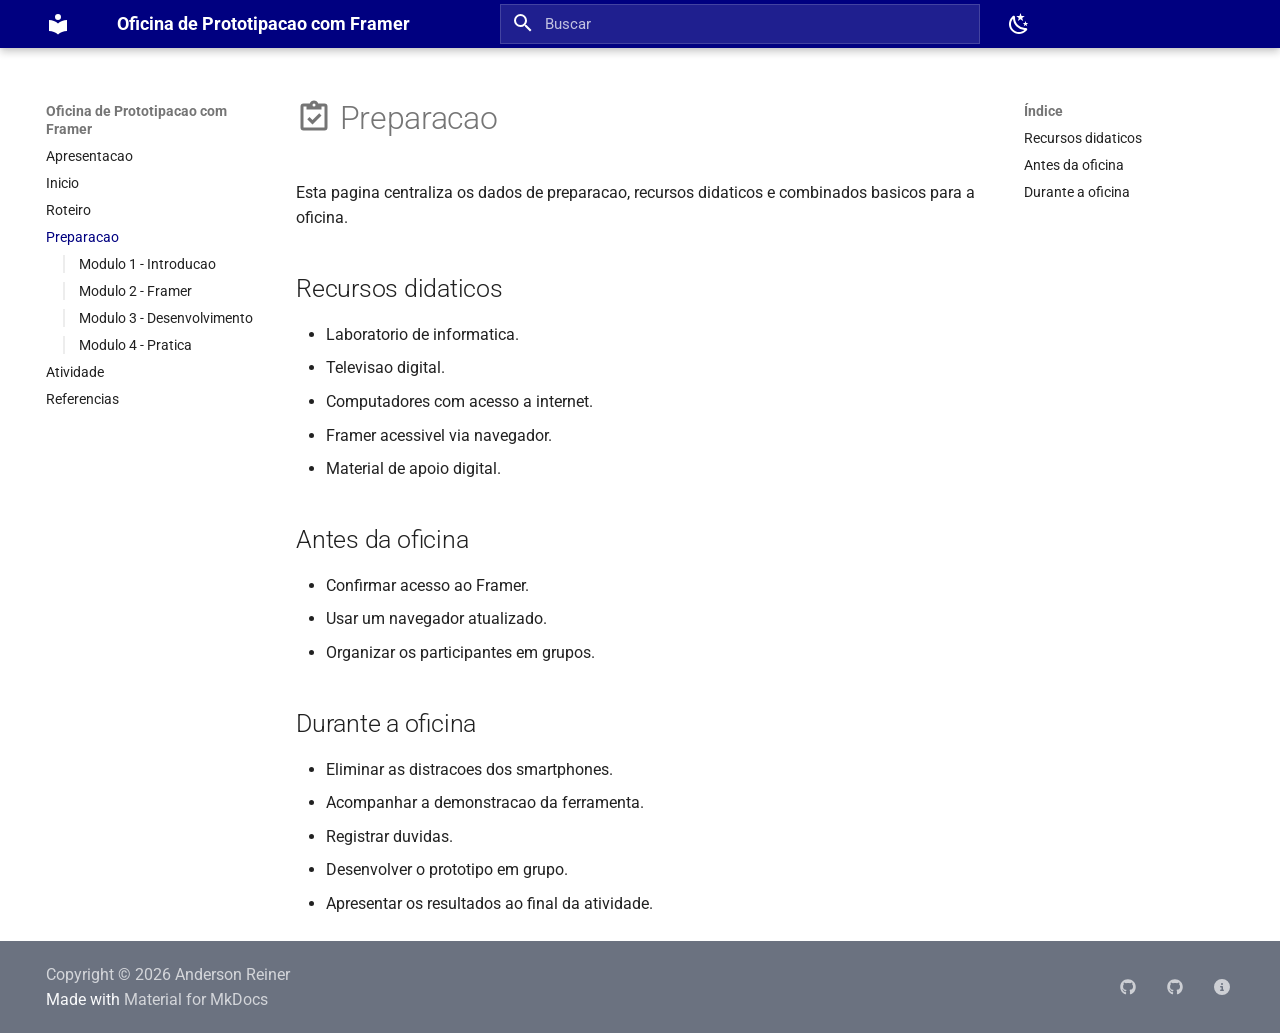
<file: preparacao/index.html>
<!doctype html>
<html lang="pt" class="no-js">
  <head>
    
      <meta charset="utf-8">
      <meta name="viewport" content="width=device-width,initial-scale=1">
      
        <meta name="description" content="Material de apoio, roteiro e ambiente interativo para uma oficina introdutoria sobre prototipacao de interfaces com Framer.">
      
      
        <meta name="author" content="Anderson">
      
      
        <link rel="canonical" href="https://andersonreiner.github.io/oficina-framer/preparacao/">
      
      
        <link rel="prev" href="../roteiro/">
      
      
        <link rel="next" href="../modulo-1-introducao/">
      
      
        
      
      
      <link rel="icon" href="../assets/images/favicon.png">
      <meta name="generator" content="mkdocs-1.6.1, mkdocs-material-9.7.6">
    
    
      
        <title>Preparacao - Oficina de Prototipacao com Framer</title>
      
    
    
      <link rel="stylesheet" href="../assets/stylesheets/main.484c7ddc.min.css">
      
        
        <link rel="stylesheet" href="../assets/stylesheets/palette.ab4e12ef.min.css">
      
      


    
    
      
    
    
      
        
        
        <link rel="preconnect" href="https://fonts.gstatic.com" crossorigin>
        <link rel="stylesheet" href="https://fonts.googleapis.com/css?family=Roboto:300,300i,400,400i,700,700i%7CRoboto+Mono:400,400i,700,700i&display=fallback">
        <style>:root{--md-text-font:"Roboto";--md-code-font:"Roboto Mono"}</style>
      
    
    
      <link rel="stylesheet" href="../stylesheets/workshop.css">
    
    <script>__md_scope=new URL("..",location),__md_hash=e=>[...e].reduce(((e,_)=>(e<<5)-e+_.charCodeAt(0)),0),__md_get=(e,_=localStorage,t=__md_scope)=>JSON.parse(_.getItem(t.pathname+"."+e)),__md_set=(e,_,t=localStorage,a=__md_scope)=>{try{t.setItem(a.pathname+"."+e,JSON.stringify(_))}catch(e){}}</script>
    
      

    
    
  </head>
  
  
    
    
      
    
    
    
    
    <body dir="ltr" data-md-color-scheme="default" data-md-color-primary="indigo" data-md-color-accent="indigo">
  
    
    <input class="md-toggle" data-md-toggle="drawer" type="checkbox" id="__drawer" autocomplete="off">
    <input class="md-toggle" data-md-toggle="search" type="checkbox" id="__search" autocomplete="off">
    <label class="md-overlay" for="__drawer"></label>
    <div data-md-component="skip">
      
        
        <a href="#preparacao" class="md-skip">
          Pular para conteúdo
        </a>
      
    </div>
    <div data-md-component="announce">
      
    </div>
    
    
      

  

<header class="md-header md-header--shadow" data-md-component="header">
  <nav class="md-header__inner md-grid" aria-label="Cabeçalho">
    <a href=".." title="Oficina de Prototipacao com Framer" class="md-header__button md-logo" aria-label="Oficina de Prototipacao com Framer" data-md-component="logo">
      
  
  <svg xmlns="http://www.w3.org/2000/svg" viewBox="0 0 24 24"><path d="M12 8a3 3 0 0 0 3-3 3 3 0 0 0-3-3 3 3 0 0 0-3 3 3 3 0 0 0 3 3m0 3.54C9.64 9.35 6.5 8 3 8v11c3.5 0 6.64 1.35 9 3.54 2.36-2.19 5.5-3.54 9-3.54V8c-3.5 0-6.64 1.35-9 3.54"/></svg>

    </a>
    <label class="md-header__button md-icon" for="__drawer">
      
      <svg xmlns="http://www.w3.org/2000/svg" viewBox="0 0 24 24"><path d="M3 6h18v2H3zm0 5h18v2H3zm0 5h18v2H3z"/></svg>
    </label>
    <div class="md-header__title" data-md-component="header-title">
      <div class="md-header__ellipsis">
        <div class="md-header__topic">
          <span class="md-ellipsis">
            Oficina de Prototipacao com Framer
          </span>
        </div>
        <div class="md-header__topic" data-md-component="header-topic">
          <span class="md-ellipsis">
            
              Preparacao
            
          </span>
        </div>
      </div>
    </div>
    
      
        <form class="md-header__option" data-md-component="palette">
  
    
    
    
    <input class="md-option" data-md-color-media="" data-md-color-scheme="default" data-md-color-primary="indigo" data-md-color-accent="indigo"  aria-label="Alternar para modo escuro"  type="radio" name="__palette" id="__palette_0">
    
      <label class="md-header__button md-icon" title="Alternar para modo escuro" for="__palette_1" hidden>
        <svg xmlns="http://www.w3.org/2000/svg" viewBox="0 0 24 24"><path d="m17.75 4.09-2.53 1.94.91 3.06-2.63-1.81-2.63 1.81.91-3.06-2.53-1.94L12.44 4l1.06-3 1.06 3zm3.5 6.91-1.64 1.25.59 1.98-1.7-1.17-1.7 1.17.59-1.98L15.75 11l2.06-.05L18.5 9l.69 1.95zm-2.28 4.95c.83-.08 1.72 1.1 1.19 1.85-.32.45-.66.87-1.08 1.27C15.17 23 8.84 23 4.94 19.07c-3.91-3.9-3.91-10.24 0-14.14.4-.4.82-.76 1.27-1.08.75-.53 1.93.36 1.85 1.19-.27 2.86.69 5.83 2.89 8.02a9.96 9.96 0 0 0 8.02 2.89m-1.64 2.02a12.08 12.08 0 0 1-7.8-3.47c-2.17-2.19-3.33-5-3.49-7.82-2.81 3.14-2.7 7.96.31 10.98 3.02 3.01 7.84 3.12 10.98.31"/></svg>
      </label>
    
  
    
    
    
    <input class="md-option" data-md-color-media="" data-md-color-scheme="slate" data-md-color-primary="indigo" data-md-color-accent="indigo"  aria-label="Alternar para modo claro"  type="radio" name="__palette" id="__palette_1">
    
      <label class="md-header__button md-icon" title="Alternar para modo claro" for="__palette_0" hidden>
        <svg xmlns="http://www.w3.org/2000/svg" viewBox="0 0 24 24"><path d="M12 7a5 5 0 0 1 5 5 5 5 0 0 1-5 5 5 5 0 0 1-5-5 5 5 0 0 1 5-5m0 2a3 3 0 0 0-3 3 3 3 0 0 0 3 3 3 3 0 0 0 3-3 3 3 0 0 0-3-3m0-7 2.39 3.42C13.65 5.15 12.84 5 12 5s-1.65.15-2.39.42zM3.34 7l4.16-.35A7.2 7.2 0 0 0 5.94 8.5c-.44.74-.69 1.5-.83 2.29zm.02 10 1.76-3.77a7.131 7.131 0 0 0 2.38 4.14zM20.65 7l-1.77 3.79a7.02 7.02 0 0 0-2.38-4.15zm-.01 10-4.14.36c.59-.51 1.12-1.14 1.54-1.86.42-.73.69-1.5.83-2.29zM12 22l-2.41-3.44c.74.27 1.55.44 2.41.44.82 0 1.63-.17 2.37-.44z"/></svg>
      </label>
    
  
</form>
      
    
    
      <script>var palette=__md_get("__palette");if(palette&&palette.color){if("(prefers-color-scheme)"===palette.color.media){var media=matchMedia("(prefers-color-scheme: light)"),input=document.querySelector(media.matches?"[data-md-color-media='(prefers-color-scheme: light)']":"[data-md-color-media='(prefers-color-scheme: dark)']");palette.color.media=input.getAttribute("data-md-color-media"),palette.color.scheme=input.getAttribute("data-md-color-scheme"),palette.color.primary=input.getAttribute("data-md-color-primary"),palette.color.accent=input.getAttribute("data-md-color-accent")}for(var[key,value]of Object.entries(palette.color))document.body.setAttribute("data-md-color-"+key,value)}</script>
    
    
    
      
      
        <label class="md-header__button md-icon" for="__search">
          
          <svg xmlns="http://www.w3.org/2000/svg" viewBox="0 0 24 24"><path d="M9.5 3A6.5 6.5 0 0 1 16 9.5c0 1.61-.59 3.09-1.56 4.23l.27.27h.79l5 5-1.5 1.5-5-5v-.79l-.27-.27A6.52 6.52 0 0 1 9.5 16 6.5 6.5 0 0 1 3 9.5 6.5 6.5 0 0 1 9.5 3m0 2C7 5 5 7 5 9.5S7 14 9.5 14 14 12 14 9.5 12 5 9.5 5"/></svg>
        </label>
        <div class="md-search" data-md-component="search" role="dialog">
  <label class="md-search__overlay" for="__search"></label>
  <div class="md-search__inner" role="search">
    <form class="md-search__form" name="search">
      <input type="text" class="md-search__input" name="query" aria-label="Buscar" placeholder="Buscar" autocapitalize="off" autocorrect="off" autocomplete="off" spellcheck="false" data-md-component="search-query" required>
      <label class="md-search__icon md-icon" for="__search">
        
        <svg xmlns="http://www.w3.org/2000/svg" viewBox="0 0 24 24"><path d="M9.5 3A6.5 6.5 0 0 1 16 9.5c0 1.61-.59 3.09-1.56 4.23l.27.27h.79l5 5-1.5 1.5-5-5v-.79l-.27-.27A6.52 6.52 0 0 1 9.5 16 6.5 6.5 0 0 1 3 9.5 6.5 6.5 0 0 1 9.5 3m0 2C7 5 5 7 5 9.5S7 14 9.5 14 14 12 14 9.5 12 5 9.5 5"/></svg>
        
        <svg xmlns="http://www.w3.org/2000/svg" viewBox="0 0 24 24"><path d="M20 11v2H8l5.5 5.5-1.42 1.42L4.16 12l7.92-7.92L13.5 5.5 8 11z"/></svg>
      </label>
      <nav class="md-search__options" aria-label="Pesquisar">
        
        <button type="reset" class="md-search__icon md-icon" title="Limpar" aria-label="Limpar" tabindex="-1">
          
          <svg xmlns="http://www.w3.org/2000/svg" viewBox="0 0 24 24"><path d="M19 6.41 17.59 5 12 10.59 6.41 5 5 6.41 10.59 12 5 17.59 6.41 19 12 13.41 17.59 19 19 17.59 13.41 12z"/></svg>
        </button>
      </nav>
      
        <div class="md-search__suggest" data-md-component="search-suggest"></div>
      
    </form>
    <div class="md-search__output">
      <div class="md-search__scrollwrap" tabindex="0" data-md-scrollfix>
        <div class="md-search-result" data-md-component="search-result">
          <div class="md-search-result__meta">
            Inicializando busca
          </div>
          <ol class="md-search-result__list" role="presentation"></ol>
        </div>
      </div>
    </div>
  </div>
</div>
      
    
    
  </nav>
  
</header>
    
    <div class="md-container" data-md-component="container">
      
      
        
          
        
      
      <main class="md-main" data-md-component="main">
        <div class="md-main__inner md-grid">
          
            
              
              <div class="md-sidebar md-sidebar--primary" data-md-component="sidebar" data-md-type="navigation" >
                <div class="md-sidebar__scrollwrap">
                  <div class="md-sidebar__inner">
                    



<nav class="md-nav md-nav--primary" aria-label="Navegação" data-md-level="0">
  <label class="md-nav__title" for="__drawer">
    <a href=".." title="Oficina de Prototipacao com Framer" class="md-nav__button md-logo" aria-label="Oficina de Prototipacao com Framer" data-md-component="logo">
      
  
  <svg xmlns="http://www.w3.org/2000/svg" viewBox="0 0 24 24"><path d="M12 8a3 3 0 0 0 3-3 3 3 0 0 0-3-3 3 3 0 0 0-3 3 3 3 0 0 0 3 3m0 3.54C9.64 9.35 6.5 8 3 8v11c3.5 0 6.64 1.35 9 3.54 2.36-2.19 5.5-3.54 9-3.54V8c-3.5 0-6.64 1.35-9 3.54"/></svg>

    </a>
    Oficina de Prototipacao com Framer
  </label>
  
  <ul class="md-nav__list" data-md-scrollfix>
    
      
      
  
  
  
  
    <li class="md-nav__item">
      <a href="../apresentacao/" class="md-nav__link">
        
  
  
  <span class="md-ellipsis">
    
  
    Apresentacao
  

    
  </span>
  
  

      </a>
    </li>
  

    
      
      
  
  
  
  
    <li class="md-nav__item">
      <a href=".." class="md-nav__link">
        
  
  
  <span class="md-ellipsis">
    
  
    Inicio
  

    
  </span>
  
  

      </a>
    </li>
  

    
      
      
  
  
  
  
    <li class="md-nav__item">
      <a href="../roteiro/" class="md-nav__link">
        
  
  
  <span class="md-ellipsis">
    
  
    Roteiro
  

    
  </span>
  
  

      </a>
    </li>
  

    
      
      
  
  
    
  
  
  
    <li class="md-nav__item md-nav__item--active">
      
      <input class="md-nav__toggle md-toggle" type="checkbox" id="__toc">
      
      
        
      
      
        <label class="md-nav__link md-nav__link--active" for="__toc">
          
  
  
  <span class="md-ellipsis">
    
  
    Preparacao
  

    
  </span>
  
  

          <span class="md-nav__icon md-icon"></span>
        </label>
      
      <a href="./" class="md-nav__link md-nav__link--active">
        
  
  
  <span class="md-ellipsis">
    
  
    Preparacao
  

    
  </span>
  
  

      </a>
      
        

<nav class="md-nav md-nav--secondary" aria-label="Índice">
  
  
  
    
  
  
    <label class="md-nav__title" for="__toc">
      <span class="md-nav__icon md-icon"></span>
      Índice
    </label>
    <ul class="md-nav__list" data-md-component="toc" data-md-scrollfix>
      
        <li class="md-nav__item">
  <a href="#recursos-didaticos" class="md-nav__link">
    <span class="md-ellipsis">
      
        Recursos didaticos
      
    </span>
  </a>
  
</li>
      
        <li class="md-nav__item">
  <a href="#antes-da-oficina" class="md-nav__link">
    <span class="md-ellipsis">
      
        Antes da oficina
      
    </span>
  </a>
  
</li>
      
        <li class="md-nav__item">
  <a href="#durante-a-oficina" class="md-nav__link">
    <span class="md-ellipsis">
      
        Durante a oficina
      
    </span>
  </a>
  
</li>
      
    </ul>
  
</nav>
      
    </li>
  

    
      
      
  
  
  
  
    <li class="md-nav__item">
      <a href="../modulo-1-introducao/" class="md-nav__link">
        
  
  
  <span class="md-ellipsis">
    
  
    Modulo 1 - Introducao
  

    
  </span>
  
  

      </a>
    </li>
  

    
      
      
  
  
  
  
    <li class="md-nav__item">
      <a href="../modulo-2-framer/" class="md-nav__link">
        
  
  
  <span class="md-ellipsis">
    
  
    Modulo 2 - Framer
  

    
  </span>
  
  

      </a>
    </li>
  

    
      
      
  
  
  
  
    <li class="md-nav__item">
      <a href="../modulo-3-desenvolvimento/" class="md-nav__link">
        
  
  
  <span class="md-ellipsis">
    
  
    Modulo 3 - Desenvolvimento
  

    
  </span>
  
  

      </a>
    </li>
  

    
      
      
  
  
  
  
    <li class="md-nav__item">
      <a href="../modulo-4-pratica/" class="md-nav__link">
        
  
  
  <span class="md-ellipsis">
    
  
    Modulo 4 - Pratica
  

    
  </span>
  
  

      </a>
    </li>
  

    
      
      
  
  
  
  
    <li class="md-nav__item">
      <a href="../atividade/" class="md-nav__link">
        
  
  
  <span class="md-ellipsis">
    
  
    Atividade
  

    
  </span>
  
  

      </a>
    </li>
  

    
      
      
  
  
  
  
    <li class="md-nav__item">
      <a href="../referencias/" class="md-nav__link">
        
  
  
  <span class="md-ellipsis">
    
  
    Referencias
  

    
  </span>
  
  

      </a>
    </li>
  

    
  </ul>
</nav>
                  </div>
                </div>
              </div>
            
            
              
              <div class="md-sidebar md-sidebar--secondary" data-md-component="sidebar" data-md-type="toc" >
                <div class="md-sidebar__scrollwrap">
                  <div class="md-sidebar__inner">
                    

<nav class="md-nav md-nav--secondary" aria-label="Índice">
  
  
  
    
  
  
    <label class="md-nav__title" for="__toc">
      <span class="md-nav__icon md-icon"></span>
      Índice
    </label>
    <ul class="md-nav__list" data-md-component="toc" data-md-scrollfix>
      
        <li class="md-nav__item">
  <a href="#recursos-didaticos" class="md-nav__link">
    <span class="md-ellipsis">
      
        Recursos didaticos
      
    </span>
  </a>
  
</li>
      
        <li class="md-nav__item">
  <a href="#antes-da-oficina" class="md-nav__link">
    <span class="md-ellipsis">
      
        Antes da oficina
      
    </span>
  </a>
  
</li>
      
        <li class="md-nav__item">
  <a href="#durante-a-oficina" class="md-nav__link">
    <span class="md-ellipsis">
      
        Durante a oficina
      
    </span>
  </a>
  
</li>
      
    </ul>
  
</nav>
                  </div>
                </div>
              </div>
            
          
          
            <div class="md-content" data-md-component="content">
              
              <article class="md-content__inner md-typeset">
                
                  



<h1 id="preparacao"><span class="twemoji"><svg xmlns="http://www.w3.org/2000/svg" viewBox="0 0 24 24"><path d="M19 3h-4.18C14.4 1.84 13.3 1 12 1s-2.4.84-2.82 2H5a2 2 0 0 0-2 2v14a2 2 0 0 0 2 2h14a2 2 0 0 0 2-2V5a2 2 0 0 0-2-2m-7 0a1 1 0 0 1 1 1 1 1 0 0 1-1 1 1 1 0 0 1-1-1 1 1 0 0 1 1-1M7 7h10V5h2v14H5V5h2zm.5 6.5L9 12l2 2 4.5-4.5L17 11l-6 6z"/></svg></span> Preparacao</h1>
<p>Esta pagina centraliza os dados de preparacao, recursos didaticos e combinados basicos para a oficina.</p>
<h2 id="recursos-didaticos">Recursos didaticos</h2>
<ul>
<li>Laboratorio de informatica.</li>
<li>Televisao digital.</li>
<li>Computadores com acesso a internet.</li>
<li>Framer acessivel via navegador.</li>
<li>Material de apoio digital.</li>
</ul>
<h2 id="antes-da-oficina">Antes da oficina</h2>
<ul>
<li>Confirmar acesso ao Framer.</li>
<li>Usar um navegador atualizado.</li>
<li>Organizar os participantes em grupos.</li>
</ul>
<h2 id="durante-a-oficina">Durante a oficina</h2>
<ul>
<li>Eliminar as distracoes dos smartphones.</li>
<li>Acompanhar a demonstracao da ferramenta.</li>
<li>Registrar duvidas.</li>
<li>Desenvolver o prototipo em grupo.</li>
<li>Apresentar os resultados ao final da atividade.</li>
</ul>












                
              </article>
            </div>
          
          
<script>var target=document.getElementById(location.hash.slice(1));target&&target.name&&(target.checked=target.name.startsWith("__tabbed_"))</script>
        </div>
        
          <button type="button" class="md-top md-icon" data-md-component="top" hidden>
  
  <svg xmlns="http://www.w3.org/2000/svg" viewBox="0 0 24 24"><path d="M13 20h-2V8l-5.5 5.5-1.42-1.42L12 4.16l7.92 7.92-1.42 1.42L13 8z"/></svg>
  Voltar para o topo
</button>
        
      </main>
      
        <footer class="md-footer">
  
  <div class="md-footer-meta md-typeset">
    <div class="md-footer-meta__inner md-grid">
      <div class="md-copyright">
  
    <div class="md-copyright__highlight">
      Copyright &copy; 2026 Anderson Reiner
    </div>
  
  
    Made with
    <a href="https://squidfunk.github.io/mkdocs-material/" target="_blank" rel="noopener">
      Material for MkDocs
    </a>
  
</div>
      
        
<div class="md-social">
  
    
    
    
    
    <a href="https://github.com/AndersonReiner" target="_blank" rel="noopener" title="Anderson Reiner no GitHub" class="md-social__link">
      <svg xmlns="http://www.w3.org/2000/svg" viewBox="0 0 512 512"><!--! Font Awesome Free 7.1.0 by @fontawesome - https://fontawesome.com License - https://fontawesome.com/license/free (Icons: CC BY 4.0, Fonts: SIL OFL 1.1, Code: MIT License) Copyright 2025 Fonticons, Inc.--><path d="M173.9 397.4c0 2-2.3 3.6-5.2 3.6-3.3.3-5.6-1.3-5.6-3.6 0-2 2.3-3.6 5.2-3.6 3-.3 5.6 1.3 5.6 3.6m-31.1-4.5c-.7 2 1.3 4.3 4.3 4.9 2.6 1 5.6 0 6.2-2s-1.3-4.3-4.3-5.2c-2.6-.7-5.5.3-6.2 2.3m44.2-1.7c-2.9.7-4.9 2.6-4.6 4.9.3 2 2.9 3.3 5.9 2.6 2.9-.7 4.9-2.6 4.6-4.6-.3-1.9-3-3.2-5.9-2.9M252.8 8C114.1 8 8 113.3 8 252c0 110.9 69.8 205.8 169.5 239.2 12.8 2.3 17.3-5.6 17.3-12.1 0-6.2-.3-40.4-.3-61.4 0 0-70 15-84.7-29.8 0 0-11.4-29.1-27.8-36.6 0 0-22.9-15.7 1.6-15.4 0 0 24.9 2 38.6 25.8 21.9 38.6 58.6 27.5 72.9 20.9 2.3-16 8.8-27.1 16-33.7-55.9-6.2-112.3-14.3-112.3-110.5 0-27.5 7.6-41.3 23.6-58.9-2.6-6.5-11.1-33.3 2.6-67.9 20.9-6.5 69 27 69 27 20-5.6 41.5-8.5 62.8-8.5s42.8 2.9 62.8 8.5c0 0 48.1-33.6 69-27 13.7 34.7 5.2 61.4 2.6 67.9 16 17.7 25.8 31.5 25.8 58.9 0 96.5-58.9 104.2-114.8 110.5 9.2 7.9 17 22.9 17 46.4 0 33.7-.3 75.4-.3 83.6 0 6.5 4.6 14.4 17.3 12.1C436.2 457.8 504 362.9 504 252 504 113.3 391.5 8 252.8 8M105.2 352.9c-1.3 1-1 3.3.7 5.2 1.6 1.6 3.9 2.3 5.2 1 1.3-1 1-3.3-.7-5.2-1.6-1.6-3.9-2.3-5.2-1m-10.8-8.1c-.7 1.3.3 2.9 2.3 3.9 1.6 1 3.6.7 4.3-.7.7-1.3-.3-2.9-2.3-3.9-2-.6-3.6-.3-4.3.7m32.4 35.6c-1.6 1.3-1 4.3 1.3 6.2 2.3 2.3 5.2 2.6 6.5 1 1.3-1.3.7-4.3-1.3-6.2-2.2-2.3-5.2-2.6-6.5-1m-11.4-14.7c-1.6 1-1.6 3.6 0 5.9s4.3 3.3 5.6 2.3c1.6-1.3 1.6-3.9 0-6.2-1.4-2.3-4-3.3-5.6-2"/></svg>
    </a>
  
    
    
    
    
    <a href="https://github.com/gustavo-patricio" target="_blank" rel="noopener" title="Gustavo Patrick no GitHub" class="md-social__link">
      <svg xmlns="http://www.w3.org/2000/svg" viewBox="0 0 512 512"><!--! Font Awesome Free 7.1.0 by @fontawesome - https://fontawesome.com License - https://fontawesome.com/license/free (Icons: CC BY 4.0, Fonts: SIL OFL 1.1, Code: MIT License) Copyright 2025 Fonticons, Inc.--><path d="M173.9 397.4c0 2-2.3 3.6-5.2 3.6-3.3.3-5.6-1.3-5.6-3.6 0-2 2.3-3.6 5.2-3.6 3-.3 5.6 1.3 5.6 3.6m-31.1-4.5c-.7 2 1.3 4.3 4.3 4.9 2.6 1 5.6 0 6.2-2s-1.3-4.3-4.3-5.2c-2.6-.7-5.5.3-6.2 2.3m44.2-1.7c-2.9.7-4.9 2.6-4.6 4.9.3 2 2.9 3.3 5.9 2.6 2.9-.7 4.9-2.6 4.6-4.6-.3-1.9-3-3.2-5.9-2.9M252.8 8C114.1 8 8 113.3 8 252c0 110.9 69.8 205.8 169.5 239.2 12.8 2.3 17.3-5.6 17.3-12.1 0-6.2-.3-40.4-.3-61.4 0 0-70 15-84.7-29.8 0 0-11.4-29.1-27.8-36.6 0 0-22.9-15.7 1.6-15.4 0 0 24.9 2 38.6 25.8 21.9 38.6 58.6 27.5 72.9 20.9 2.3-16 8.8-27.1 16-33.7-55.9-6.2-112.3-14.3-112.3-110.5 0-27.5 7.6-41.3 23.6-58.9-2.6-6.5-11.1-33.3 2.6-67.9 20.9-6.5 69 27 69 27 20-5.6 41.5-8.5 62.8-8.5s42.8 2.9 62.8 8.5c0 0 48.1-33.6 69-27 13.7 34.7 5.2 61.4 2.6 67.9 16 17.7 25.8 31.5 25.8 58.9 0 96.5-58.9 104.2-114.8 110.5 9.2 7.9 17 22.9 17 46.4 0 33.7-.3 75.4-.3 83.6 0 6.5 4.6 14.4 17.3 12.1C436.2 457.8 504 362.9 504 252 504 113.3 391.5 8 252.8 8M105.2 352.9c-1.3 1-1 3.3.7 5.2 1.6 1.6 3.9 2.3 5.2 1 1.3-1 1-3.3-.7-5.2-1.6-1.6-3.9-2.3-5.2-1m-10.8-8.1c-.7 1.3.3 2.9 2.3 3.9 1.6 1 3.6.7 4.3-.7.7-1.3-.3-2.9-2.3-3.9-2-.6-3.6-.3-4.3.7m32.4 35.6c-1.6 1.3-1 4.3 1.3 6.2 2.3 2.3 5.2 2.6 6.5 1 1.3-1.3.7-4.3-1.3-6.2-2.2-2.3-5.2-2.6-6.5-1m-11.4-14.7c-1.6 1-1.6 3.6 0 5.9s4.3 3.3 5.6 2.3c1.6-1.3 1.6-3.9 0-6.2-1.4-2.3-4-3.3-5.6-2"/></svg>
    </a>
  
    
    
    
    
    <a href="https://squidfunk.github.io/mkdocs-material/" target="_blank" rel="noopener" title="MkDocs Material" class="md-social__link">
      <svg xmlns="http://www.w3.org/2000/svg" viewBox="0 0 512 512"><!--! Font Awesome Free 7.1.0 by @fontawesome - https://fontawesome.com License - https://fontawesome.com/license/free (Icons: CC BY 4.0, Fonts: SIL OFL 1.1, Code: MIT License) Copyright 2025 Fonticons, Inc.--><path d="M256 512a256 256 0 1 0 0-512 256 256 0 1 0 0 512m-32-352a32 32 0 1 1 64 0 32 32 0 1 1-64 0m-8 64h48c13.3 0 24 10.7 24 24v88h8c13.3 0 24 10.7 24 24s-10.7 24-24 24h-80c-13.3 0-24-10.7-24-24s10.7-24 24-24h24v-64h-24c-13.3 0-24-10.7-24-24s10.7-24 24-24"/></svg>
    </a>
  
</div>
      
    </div>
  </div>
</footer>
      
    </div>
    <div class="md-dialog" data-md-component="dialog">
      <div class="md-dialog__inner md-typeset"></div>
    </div>
    
      <div class="md-progress" data-md-component="progress" role="progressbar"></div>
    
    
    
      
      
      <script id="__config" type="application/json">{"annotate": null, "base": "..", "features": ["navigation.instant", "navigation.instant.progress", "navigation.tracking", "navigation.sections", "navigation.top", "content.code.copy", "search.highlight", "search.suggest"], "search": "../assets/javascripts/workers/search.2c215733.min.js", "tags": null, "translations": {"clipboard.copied": "Copiado para \u00e1rea de transfer\u00eancia", "clipboard.copy": "Copiar para \u00e1rea de transfer\u00eancia", "search.result.more.one": "mais 1 nesta p\u00e1gina", "search.result.more.other": "# mais nesta p\u00e1gina", "search.result.none": "Nenhum documento encontrado", "search.result.one": "1 documento encontrado", "search.result.other": "# documentos encontrados", "search.result.placeholder": "Digite para iniciar a busca", "search.result.term.missing": "Ausente", "select.version": "Selecione a vers\u00e3o"}, "version": null}</script>
    
    
      <script src="../assets/javascripts/bundle.79ae519e.min.js"></script>
      
    
  </body>
</html>
</file>
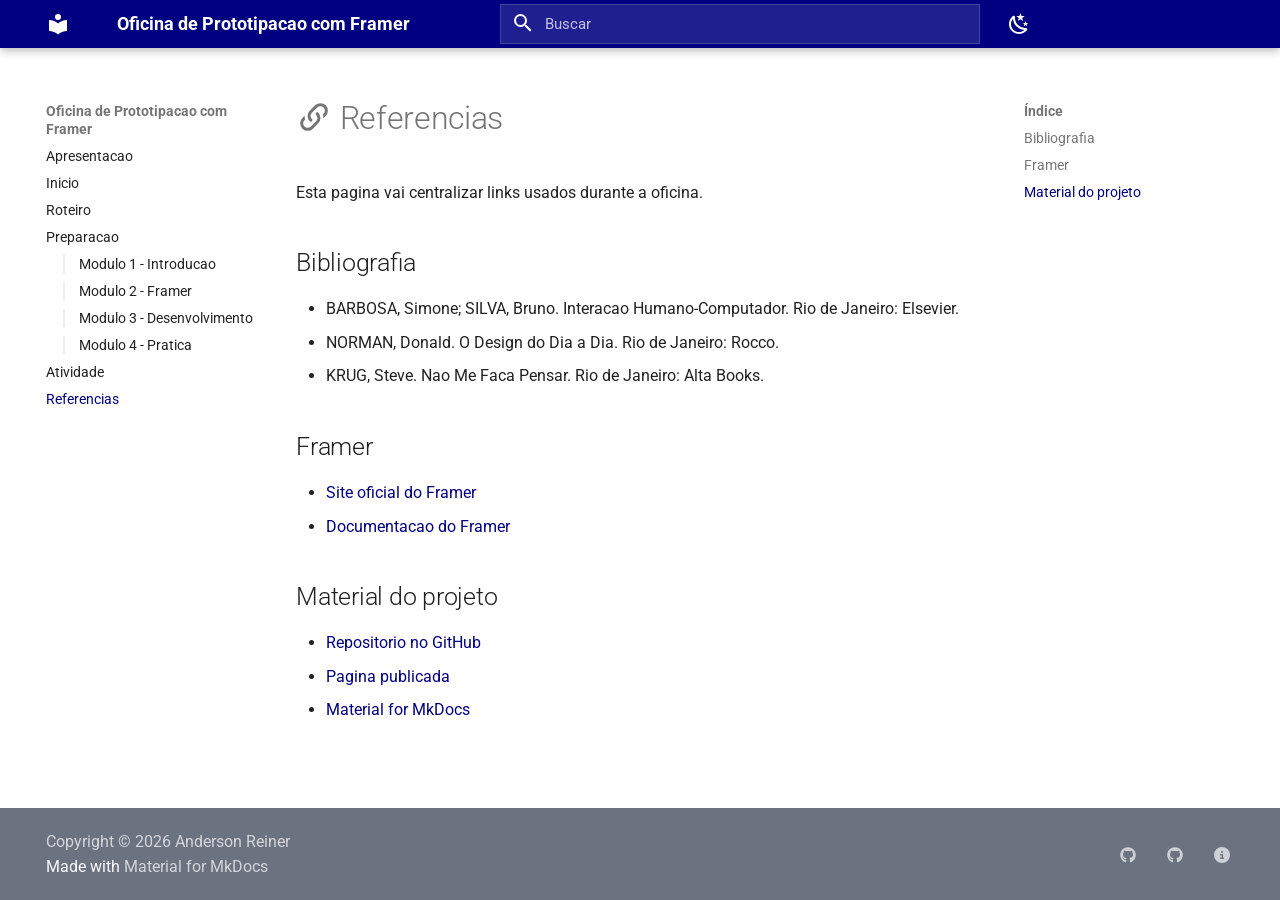
<file: referencias/index.html>
<!doctype html>
<html lang="pt" class="no-js">
  <head>
    
      <meta charset="utf-8">
      <meta name="viewport" content="width=device-width,initial-scale=1">
      
        <meta name="description" content="Material de apoio, roteiro e ambiente interativo para uma oficina introdutoria sobre prototipacao de interfaces com Framer.">
      
      
        <meta name="author" content="Anderson">
      
      
        <link rel="canonical" href="https://andersonreiner.github.io/oficina-framer/referencias/">
      
      
        <link rel="prev" href="../atividade/">
      
      
      
        
      
      
      <link rel="icon" href="../assets/images/favicon.png">
      <meta name="generator" content="mkdocs-1.6.1, mkdocs-material-9.7.6">
    
    
      
        <title>Referencias - Oficina de Prototipacao com Framer</title>
      
    
    
      <link rel="stylesheet" href="../assets/stylesheets/main.484c7ddc.min.css">
      
        
        <link rel="stylesheet" href="../assets/stylesheets/palette.ab4e12ef.min.css">
      
      


    
    
      
    
    
      
        
        
        <link rel="preconnect" href="https://fonts.gstatic.com" crossorigin>
        <link rel="stylesheet" href="https://fonts.googleapis.com/css?family=Roboto:300,300i,400,400i,700,700i%7CRoboto+Mono:400,400i,700,700i&display=fallback">
        <style>:root{--md-text-font:"Roboto";--md-code-font:"Roboto Mono"}</style>
      
    
    
      <link rel="stylesheet" href="../stylesheets/workshop.css">
    
    <script>__md_scope=new URL("..",location),__md_hash=e=>[...e].reduce(((e,_)=>(e<<5)-e+_.charCodeAt(0)),0),__md_get=(e,_=localStorage,t=__md_scope)=>JSON.parse(_.getItem(t.pathname+"."+e)),__md_set=(e,_,t=localStorage,a=__md_scope)=>{try{t.setItem(a.pathname+"."+e,JSON.stringify(_))}catch(e){}}</script>
    
      

    
    
  </head>
  
  
    
    
      
    
    
    
    
    <body dir="ltr" data-md-color-scheme="default" data-md-color-primary="indigo" data-md-color-accent="indigo">
  
    
    <input class="md-toggle" data-md-toggle="drawer" type="checkbox" id="__drawer" autocomplete="off">
    <input class="md-toggle" data-md-toggle="search" type="checkbox" id="__search" autocomplete="off">
    <label class="md-overlay" for="__drawer"></label>
    <div data-md-component="skip">
      
        
        <a href="#referencias" class="md-skip">
          Pular para conteúdo
        </a>
      
    </div>
    <div data-md-component="announce">
      
    </div>
    
    
      

  

<header class="md-header md-header--shadow" data-md-component="header">
  <nav class="md-header__inner md-grid" aria-label="Cabeçalho">
    <a href=".." title="Oficina de Prototipacao com Framer" class="md-header__button md-logo" aria-label="Oficina de Prototipacao com Framer" data-md-component="logo">
      
  
  <svg xmlns="http://www.w3.org/2000/svg" viewBox="0 0 24 24"><path d="M12 8a3 3 0 0 0 3-3 3 3 0 0 0-3-3 3 3 0 0 0-3 3 3 3 0 0 0 3 3m0 3.54C9.64 9.35 6.5 8 3 8v11c3.5 0 6.64 1.35 9 3.54 2.36-2.19 5.5-3.54 9-3.54V8c-3.5 0-6.64 1.35-9 3.54"/></svg>

    </a>
    <label class="md-header__button md-icon" for="__drawer">
      
      <svg xmlns="http://www.w3.org/2000/svg" viewBox="0 0 24 24"><path d="M3 6h18v2H3zm0 5h18v2H3zm0 5h18v2H3z"/></svg>
    </label>
    <div class="md-header__title" data-md-component="header-title">
      <div class="md-header__ellipsis">
        <div class="md-header__topic">
          <span class="md-ellipsis">
            Oficina de Prototipacao com Framer
          </span>
        </div>
        <div class="md-header__topic" data-md-component="header-topic">
          <span class="md-ellipsis">
            
              Referencias
            
          </span>
        </div>
      </div>
    </div>
    
      
        <form class="md-header__option" data-md-component="palette">
  
    
    
    
    <input class="md-option" data-md-color-media="" data-md-color-scheme="default" data-md-color-primary="indigo" data-md-color-accent="indigo"  aria-label="Alternar para modo escuro"  type="radio" name="__palette" id="__palette_0">
    
      <label class="md-header__button md-icon" title="Alternar para modo escuro" for="__palette_1" hidden>
        <svg xmlns="http://www.w3.org/2000/svg" viewBox="0 0 24 24"><path d="m17.75 4.09-2.53 1.94.91 3.06-2.63-1.81-2.63 1.81.91-3.06-2.53-1.94L12.44 4l1.06-3 1.06 3zm3.5 6.91-1.64 1.25.59 1.98-1.7-1.17-1.7 1.17.59-1.98L15.75 11l2.06-.05L18.5 9l.69 1.95zm-2.28 4.95c.83-.08 1.72 1.1 1.19 1.85-.32.45-.66.87-1.08 1.27C15.17 23 8.84 23 4.94 19.07c-3.91-3.9-3.91-10.24 0-14.14.4-.4.82-.76 1.27-1.08.75-.53 1.93.36 1.85 1.19-.27 2.86.69 5.83 2.89 8.02a9.96 9.96 0 0 0 8.02 2.89m-1.64 2.02a12.08 12.08 0 0 1-7.8-3.47c-2.17-2.19-3.33-5-3.49-7.82-2.81 3.14-2.7 7.96.31 10.98 3.02 3.01 7.84 3.12 10.98.31"/></svg>
      </label>
    
  
    
    
    
    <input class="md-option" data-md-color-media="" data-md-color-scheme="slate" data-md-color-primary="indigo" data-md-color-accent="indigo"  aria-label="Alternar para modo claro"  type="radio" name="__palette" id="__palette_1">
    
      <label class="md-header__button md-icon" title="Alternar para modo claro" for="__palette_0" hidden>
        <svg xmlns="http://www.w3.org/2000/svg" viewBox="0 0 24 24"><path d="M12 7a5 5 0 0 1 5 5 5 5 0 0 1-5 5 5 5 0 0 1-5-5 5 5 0 0 1 5-5m0 2a3 3 0 0 0-3 3 3 3 0 0 0 3 3 3 3 0 0 0 3-3 3 3 0 0 0-3-3m0-7 2.39 3.42C13.65 5.15 12.84 5 12 5s-1.65.15-2.39.42zM3.34 7l4.16-.35A7.2 7.2 0 0 0 5.94 8.5c-.44.74-.69 1.5-.83 2.29zm.02 10 1.76-3.77a7.131 7.131 0 0 0 2.38 4.14zM20.65 7l-1.77 3.79a7.02 7.02 0 0 0-2.38-4.15zm-.01 10-4.14.36c.59-.51 1.12-1.14 1.54-1.86.42-.73.69-1.5.83-2.29zM12 22l-2.41-3.44c.74.27 1.55.44 2.41.44.82 0 1.63-.17 2.37-.44z"/></svg>
      </label>
    
  
</form>
      
    
    
      <script>var palette=__md_get("__palette");if(palette&&palette.color){if("(prefers-color-scheme)"===palette.color.media){var media=matchMedia("(prefers-color-scheme: light)"),input=document.querySelector(media.matches?"[data-md-color-media='(prefers-color-scheme: light)']":"[data-md-color-media='(prefers-color-scheme: dark)']");palette.color.media=input.getAttribute("data-md-color-media"),palette.color.scheme=input.getAttribute("data-md-color-scheme"),palette.color.primary=input.getAttribute("data-md-color-primary"),palette.color.accent=input.getAttribute("data-md-color-accent")}for(var[key,value]of Object.entries(palette.color))document.body.setAttribute("data-md-color-"+key,value)}</script>
    
    
    
      
      
        <label class="md-header__button md-icon" for="__search">
          
          <svg xmlns="http://www.w3.org/2000/svg" viewBox="0 0 24 24"><path d="M9.5 3A6.5 6.5 0 0 1 16 9.5c0 1.61-.59 3.09-1.56 4.23l.27.27h.79l5 5-1.5 1.5-5-5v-.79l-.27-.27A6.52 6.52 0 0 1 9.5 16 6.5 6.5 0 0 1 3 9.5 6.5 6.5 0 0 1 9.5 3m0 2C7 5 5 7 5 9.5S7 14 9.5 14 14 12 14 9.5 12 5 9.5 5"/></svg>
        </label>
        <div class="md-search" data-md-component="search" role="dialog">
  <label class="md-search__overlay" for="__search"></label>
  <div class="md-search__inner" role="search">
    <form class="md-search__form" name="search">
      <input type="text" class="md-search__input" name="query" aria-label="Buscar" placeholder="Buscar" autocapitalize="off" autocorrect="off" autocomplete="off" spellcheck="false" data-md-component="search-query" required>
      <label class="md-search__icon md-icon" for="__search">
        
        <svg xmlns="http://www.w3.org/2000/svg" viewBox="0 0 24 24"><path d="M9.5 3A6.5 6.5 0 0 1 16 9.5c0 1.61-.59 3.09-1.56 4.23l.27.27h.79l5 5-1.5 1.5-5-5v-.79l-.27-.27A6.52 6.52 0 0 1 9.5 16 6.5 6.5 0 0 1 3 9.5 6.5 6.5 0 0 1 9.5 3m0 2C7 5 5 7 5 9.5S7 14 9.5 14 14 12 14 9.5 12 5 9.5 5"/></svg>
        
        <svg xmlns="http://www.w3.org/2000/svg" viewBox="0 0 24 24"><path d="M20 11v2H8l5.5 5.5-1.42 1.42L4.16 12l7.92-7.92L13.5 5.5 8 11z"/></svg>
      </label>
      <nav class="md-search__options" aria-label="Pesquisar">
        
        <button type="reset" class="md-search__icon md-icon" title="Limpar" aria-label="Limpar" tabindex="-1">
          
          <svg xmlns="http://www.w3.org/2000/svg" viewBox="0 0 24 24"><path d="M19 6.41 17.59 5 12 10.59 6.41 5 5 6.41 10.59 12 5 17.59 6.41 19 12 13.41 17.59 19 19 17.59 13.41 12z"/></svg>
        </button>
      </nav>
      
        <div class="md-search__suggest" data-md-component="search-suggest"></div>
      
    </form>
    <div class="md-search__output">
      <div class="md-search__scrollwrap" tabindex="0" data-md-scrollfix>
        <div class="md-search-result" data-md-component="search-result">
          <div class="md-search-result__meta">
            Inicializando busca
          </div>
          <ol class="md-search-result__list" role="presentation"></ol>
        </div>
      </div>
    </div>
  </div>
</div>
      
    
    
  </nav>
  
</header>
    
    <div class="md-container" data-md-component="container">
      
      
        
          
        
      
      <main class="md-main" data-md-component="main">
        <div class="md-main__inner md-grid">
          
            
              
              <div class="md-sidebar md-sidebar--primary" data-md-component="sidebar" data-md-type="navigation" >
                <div class="md-sidebar__scrollwrap">
                  <div class="md-sidebar__inner">
                    



<nav class="md-nav md-nav--primary" aria-label="Navegação" data-md-level="0">
  <label class="md-nav__title" for="__drawer">
    <a href=".." title="Oficina de Prototipacao com Framer" class="md-nav__button md-logo" aria-label="Oficina de Prototipacao com Framer" data-md-component="logo">
      
  
  <svg xmlns="http://www.w3.org/2000/svg" viewBox="0 0 24 24"><path d="M12 8a3 3 0 0 0 3-3 3 3 0 0 0-3-3 3 3 0 0 0-3 3 3 3 0 0 0 3 3m0 3.54C9.64 9.35 6.5 8 3 8v11c3.5 0 6.64 1.35 9 3.54 2.36-2.19 5.5-3.54 9-3.54V8c-3.5 0-6.64 1.35-9 3.54"/></svg>

    </a>
    Oficina de Prototipacao com Framer
  </label>
  
  <ul class="md-nav__list" data-md-scrollfix>
    
      
      
  
  
  
  
    <li class="md-nav__item">
      <a href="../apresentacao/" class="md-nav__link">
        
  
  
  <span class="md-ellipsis">
    
  
    Apresentacao
  

    
  </span>
  
  

      </a>
    </li>
  

    
      
      
  
  
  
  
    <li class="md-nav__item">
      <a href=".." class="md-nav__link">
        
  
  
  <span class="md-ellipsis">
    
  
    Inicio
  

    
  </span>
  
  

      </a>
    </li>
  

    
      
      
  
  
  
  
    <li class="md-nav__item">
      <a href="../roteiro/" class="md-nav__link">
        
  
  
  <span class="md-ellipsis">
    
  
    Roteiro
  

    
  </span>
  
  

      </a>
    </li>
  

    
      
      
  
  
  
  
    <li class="md-nav__item">
      <a href="../preparacao/" class="md-nav__link">
        
  
  
  <span class="md-ellipsis">
    
  
    Preparacao
  

    
  </span>
  
  

      </a>
    </li>
  

    
      
      
  
  
  
  
    <li class="md-nav__item">
      <a href="../modulo-1-introducao/" class="md-nav__link">
        
  
  
  <span class="md-ellipsis">
    
  
    Modulo 1 - Introducao
  

    
  </span>
  
  

      </a>
    </li>
  

    
      
      
  
  
  
  
    <li class="md-nav__item">
      <a href="../modulo-2-framer/" class="md-nav__link">
        
  
  
  <span class="md-ellipsis">
    
  
    Modulo 2 - Framer
  

    
  </span>
  
  

      </a>
    </li>
  

    
      
      
  
  
  
  
    <li class="md-nav__item">
      <a href="../modulo-3-desenvolvimento/" class="md-nav__link">
        
  
  
  <span class="md-ellipsis">
    
  
    Modulo 3 - Desenvolvimento
  

    
  </span>
  
  

      </a>
    </li>
  

    
      
      
  
  
  
  
    <li class="md-nav__item">
      <a href="../modulo-4-pratica/" class="md-nav__link">
        
  
  
  <span class="md-ellipsis">
    
  
    Modulo 4 - Pratica
  

    
  </span>
  
  

      </a>
    </li>
  

    
      
      
  
  
  
  
    <li class="md-nav__item">
      <a href="../atividade/" class="md-nav__link">
        
  
  
  <span class="md-ellipsis">
    
  
    Atividade
  

    
  </span>
  
  

      </a>
    </li>
  

    
      
      
  
  
    
  
  
  
    <li class="md-nav__item md-nav__item--active">
      
      <input class="md-nav__toggle md-toggle" type="checkbox" id="__toc">
      
      
        
      
      
        <label class="md-nav__link md-nav__link--active" for="__toc">
          
  
  
  <span class="md-ellipsis">
    
  
    Referencias
  

    
  </span>
  
  

          <span class="md-nav__icon md-icon"></span>
        </label>
      
      <a href="./" class="md-nav__link md-nav__link--active">
        
  
  
  <span class="md-ellipsis">
    
  
    Referencias
  

    
  </span>
  
  

      </a>
      
        

<nav class="md-nav md-nav--secondary" aria-label="Índice">
  
  
  
    
  
  
    <label class="md-nav__title" for="__toc">
      <span class="md-nav__icon md-icon"></span>
      Índice
    </label>
    <ul class="md-nav__list" data-md-component="toc" data-md-scrollfix>
      
        <li class="md-nav__item">
  <a href="#bibliografia" class="md-nav__link">
    <span class="md-ellipsis">
      
        Bibliografia
      
    </span>
  </a>
  
</li>
      
        <li class="md-nav__item">
  <a href="#framer" class="md-nav__link">
    <span class="md-ellipsis">
      
        Framer
      
    </span>
  </a>
  
</li>
      
        <li class="md-nav__item">
  <a href="#material-do-projeto" class="md-nav__link">
    <span class="md-ellipsis">
      
        Material do projeto
      
    </span>
  </a>
  
</li>
      
    </ul>
  
</nav>
      
    </li>
  

    
  </ul>
</nav>
                  </div>
                </div>
              </div>
            
            
              
              <div class="md-sidebar md-sidebar--secondary" data-md-component="sidebar" data-md-type="toc" >
                <div class="md-sidebar__scrollwrap">
                  <div class="md-sidebar__inner">
                    

<nav class="md-nav md-nav--secondary" aria-label="Índice">
  
  
  
    
  
  
    <label class="md-nav__title" for="__toc">
      <span class="md-nav__icon md-icon"></span>
      Índice
    </label>
    <ul class="md-nav__list" data-md-component="toc" data-md-scrollfix>
      
        <li class="md-nav__item">
  <a href="#bibliografia" class="md-nav__link">
    <span class="md-ellipsis">
      
        Bibliografia
      
    </span>
  </a>
  
</li>
      
        <li class="md-nav__item">
  <a href="#framer" class="md-nav__link">
    <span class="md-ellipsis">
      
        Framer
      
    </span>
  </a>
  
</li>
      
        <li class="md-nav__item">
  <a href="#material-do-projeto" class="md-nav__link">
    <span class="md-ellipsis">
      
        Material do projeto
      
    </span>
  </a>
  
</li>
      
    </ul>
  
</nav>
                  </div>
                </div>
              </div>
            
          
          
            <div class="md-content" data-md-component="content">
              
              <article class="md-content__inner md-typeset">
                
                  



<h1 id="referencias"><span class="twemoji"><svg xmlns="http://www.w3.org/2000/svg" viewBox="0 0 24 24"><path d="M10.59 13.41c.41.39.41 1.03 0 1.42-.39.39-1.03.39-1.42 0a5.003 5.003 0 0 1 0-7.07l3.54-3.54a5.003 5.003 0 0 1 7.07 0 5.003 5.003 0 0 1 0 7.07l-1.49 1.49c.01-.82-.12-1.64-.4-2.42l.47-.48a2.98 2.98 0 0 0 0-4.24 2.98 2.98 0 0 0-4.24 0l-3.53 3.53a2.98 2.98 0 0 0 0 4.24m2.82-4.24c.39-.39 1.03-.39 1.42 0a5.003 5.003 0 0 1 0 7.07l-3.54 3.54a5.003 5.003 0 0 1-7.07 0 5.003 5.003 0 0 1 0-7.07l1.49-1.49c-.01.82.12 1.64.4 2.43l-.47.47a2.98 2.98 0 0 0 0 4.24 2.98 2.98 0 0 0 4.24 0l3.53-3.53a2.98 2.98 0 0 0 0-4.24.973.973 0 0 1 0-1.42"/></svg></span> Referencias</h1>
<p>Esta pagina vai centralizar links usados durante a oficina.</p>
<h2 id="bibliografia">Bibliografia</h2>
<ul>
<li>BARBOSA, Simone; SILVA, Bruno. Interacao Humano-Computador. Rio de Janeiro: Elsevier.</li>
<li>NORMAN, Donald. O Design do Dia a Dia. Rio de Janeiro: Rocco.</li>
<li>KRUG, Steve. Nao Me Faca Pensar. Rio de Janeiro: Alta Books.</li>
</ul>
<h2 id="framer">Framer</h2>
<ul>
<li><a href="https://www.framer.com/">Site oficial do Framer</a></li>
<li><a href="https://www.framer.com/developers/">Documentacao do Framer</a></li>
</ul>
<h2 id="material-do-projeto">Material do projeto</h2>
<ul>
<li><a href="https://github.com/AndersonReiner/oficina-framer">Repositorio no GitHub</a></li>
<li><a href="https://andersonreiner.github.io/oficina-framer/">Pagina publicada</a></li>
<li><a href="https://squidfunk.github.io/mkdocs-material/">Material for MkDocs</a></li>
</ul>












                
              </article>
            </div>
          
          
<script>var target=document.getElementById(location.hash.slice(1));target&&target.name&&(target.checked=target.name.startsWith("__tabbed_"))</script>
        </div>
        
          <button type="button" class="md-top md-icon" data-md-component="top" hidden>
  
  <svg xmlns="http://www.w3.org/2000/svg" viewBox="0 0 24 24"><path d="M13 20h-2V8l-5.5 5.5-1.42-1.42L12 4.16l7.92 7.92-1.42 1.42L13 8z"/></svg>
  Voltar para o topo
</button>
        
      </main>
      
        <footer class="md-footer">
  
  <div class="md-footer-meta md-typeset">
    <div class="md-footer-meta__inner md-grid">
      <div class="md-copyright">
  
    <div class="md-copyright__highlight">
      Copyright &copy; 2026 Anderson Reiner
    </div>
  
  
    Made with
    <a href="https://squidfunk.github.io/mkdocs-material/" target="_blank" rel="noopener">
      Material for MkDocs
    </a>
  
</div>
      
        
<div class="md-social">
  
    
    
    
    
    <a href="https://github.com/AndersonReiner" target="_blank" rel="noopener" title="Anderson Reiner no GitHub" class="md-social__link">
      <svg xmlns="http://www.w3.org/2000/svg" viewBox="0 0 512 512"><!--! Font Awesome Free 7.1.0 by @fontawesome - https://fontawesome.com License - https://fontawesome.com/license/free (Icons: CC BY 4.0, Fonts: SIL OFL 1.1, Code: MIT License) Copyright 2025 Fonticons, Inc.--><path d="M173.9 397.4c0 2-2.3 3.6-5.2 3.6-3.3.3-5.6-1.3-5.6-3.6 0-2 2.3-3.6 5.2-3.6 3-.3 5.6 1.3 5.6 3.6m-31.1-4.5c-.7 2 1.3 4.3 4.3 4.9 2.6 1 5.6 0 6.2-2s-1.3-4.3-4.3-5.2c-2.6-.7-5.5.3-6.2 2.3m44.2-1.7c-2.9.7-4.9 2.6-4.6 4.9.3 2 2.9 3.3 5.9 2.6 2.9-.7 4.9-2.6 4.6-4.6-.3-1.9-3-3.2-5.9-2.9M252.8 8C114.1 8 8 113.3 8 252c0 110.9 69.8 205.8 169.5 239.2 12.8 2.3 17.3-5.6 17.3-12.1 0-6.2-.3-40.4-.3-61.4 0 0-70 15-84.7-29.8 0 0-11.4-29.1-27.8-36.6 0 0-22.9-15.7 1.6-15.4 0 0 24.9 2 38.6 25.8 21.9 38.6 58.6 27.5 72.9 20.9 2.3-16 8.8-27.1 16-33.7-55.9-6.2-112.3-14.3-112.3-110.5 0-27.5 7.6-41.3 23.6-58.9-2.6-6.5-11.1-33.3 2.6-67.9 20.9-6.5 69 27 69 27 20-5.6 41.5-8.5 62.8-8.5s42.8 2.9 62.8 8.5c0 0 48.1-33.6 69-27 13.7 34.7 5.2 61.4 2.6 67.9 16 17.7 25.8 31.5 25.8 58.9 0 96.5-58.9 104.2-114.8 110.5 9.2 7.9 17 22.9 17 46.4 0 33.7-.3 75.4-.3 83.6 0 6.5 4.6 14.4 17.3 12.1C436.2 457.8 504 362.9 504 252 504 113.3 391.5 8 252.8 8M105.2 352.9c-1.3 1-1 3.3.7 5.2 1.6 1.6 3.9 2.3 5.2 1 1.3-1 1-3.3-.7-5.2-1.6-1.6-3.9-2.3-5.2-1m-10.8-8.1c-.7 1.3.3 2.9 2.3 3.9 1.6 1 3.6.7 4.3-.7.7-1.3-.3-2.9-2.3-3.9-2-.6-3.6-.3-4.3.7m32.4 35.6c-1.6 1.3-1 4.3 1.3 6.2 2.3 2.3 5.2 2.6 6.5 1 1.3-1.3.7-4.3-1.3-6.2-2.2-2.3-5.2-2.6-6.5-1m-11.4-14.7c-1.6 1-1.6 3.6 0 5.9s4.3 3.3 5.6 2.3c1.6-1.3 1.6-3.9 0-6.2-1.4-2.3-4-3.3-5.6-2"/></svg>
    </a>
  
    
    
    
    
    <a href="https://github.com/gustavo-patricio" target="_blank" rel="noopener" title="Gustavo Patrick no GitHub" class="md-social__link">
      <svg xmlns="http://www.w3.org/2000/svg" viewBox="0 0 512 512"><!--! Font Awesome Free 7.1.0 by @fontawesome - https://fontawesome.com License - https://fontawesome.com/license/free (Icons: CC BY 4.0, Fonts: SIL OFL 1.1, Code: MIT License) Copyright 2025 Fonticons, Inc.--><path d="M173.9 397.4c0 2-2.3 3.6-5.2 3.6-3.3.3-5.6-1.3-5.6-3.6 0-2 2.3-3.6 5.2-3.6 3-.3 5.6 1.3 5.6 3.6m-31.1-4.5c-.7 2 1.3 4.3 4.3 4.9 2.6 1 5.6 0 6.2-2s-1.3-4.3-4.3-5.2c-2.6-.7-5.5.3-6.2 2.3m44.2-1.7c-2.9.7-4.9 2.6-4.6 4.9.3 2 2.9 3.3 5.9 2.6 2.9-.7 4.9-2.6 4.6-4.6-.3-1.9-3-3.2-5.9-2.9M252.8 8C114.1 8 8 113.3 8 252c0 110.9 69.8 205.8 169.5 239.2 12.8 2.3 17.3-5.6 17.3-12.1 0-6.2-.3-40.4-.3-61.4 0 0-70 15-84.7-29.8 0 0-11.4-29.1-27.8-36.6 0 0-22.9-15.7 1.6-15.4 0 0 24.9 2 38.6 25.8 21.9 38.6 58.6 27.5 72.9 20.9 2.3-16 8.8-27.1 16-33.7-55.9-6.2-112.3-14.3-112.3-110.5 0-27.5 7.6-41.3 23.6-58.9-2.6-6.5-11.1-33.3 2.6-67.9 20.9-6.5 69 27 69 27 20-5.6 41.5-8.5 62.8-8.5s42.8 2.9 62.8 8.5c0 0 48.1-33.6 69-27 13.7 34.7 5.2 61.4 2.6 67.9 16 17.7 25.8 31.5 25.8 58.9 0 96.5-58.9 104.2-114.8 110.5 9.2 7.9 17 22.9 17 46.4 0 33.7-.3 75.4-.3 83.6 0 6.5 4.6 14.4 17.3 12.1C436.2 457.8 504 362.9 504 252 504 113.3 391.5 8 252.8 8M105.2 352.9c-1.3 1-1 3.3.7 5.2 1.6 1.6 3.9 2.3 5.2 1 1.3-1 1-3.3-.7-5.2-1.6-1.6-3.9-2.3-5.2-1m-10.8-8.1c-.7 1.3.3 2.9 2.3 3.9 1.6 1 3.6.7 4.3-.7.7-1.3-.3-2.9-2.3-3.9-2-.6-3.6-.3-4.3.7m32.4 35.6c-1.6 1.3-1 4.3 1.3 6.2 2.3 2.3 5.2 2.6 6.5 1 1.3-1.3.7-4.3-1.3-6.2-2.2-2.3-5.2-2.6-6.5-1m-11.4-14.7c-1.6 1-1.6 3.6 0 5.9s4.3 3.3 5.6 2.3c1.6-1.3 1.6-3.9 0-6.2-1.4-2.3-4-3.3-5.6-2"/></svg>
    </a>
  
    
    
    
    
    <a href="https://squidfunk.github.io/mkdocs-material/" target="_blank" rel="noopener" title="MkDocs Material" class="md-social__link">
      <svg xmlns="http://www.w3.org/2000/svg" viewBox="0 0 512 512"><!--! Font Awesome Free 7.1.0 by @fontawesome - https://fontawesome.com License - https://fontawesome.com/license/free (Icons: CC BY 4.0, Fonts: SIL OFL 1.1, Code: MIT License) Copyright 2025 Fonticons, Inc.--><path d="M256 512a256 256 0 1 0 0-512 256 256 0 1 0 0 512m-32-352a32 32 0 1 1 64 0 32 32 0 1 1-64 0m-8 64h48c13.3 0 24 10.7 24 24v88h8c13.3 0 24 10.7 24 24s-10.7 24-24 24h-80c-13.3 0-24-10.7-24-24s10.7-24 24-24h24v-64h-24c-13.3 0-24-10.7-24-24s10.7-24 24-24"/></svg>
    </a>
  
</div>
      
    </div>
  </div>
</footer>
      
    </div>
    <div class="md-dialog" data-md-component="dialog">
      <div class="md-dialog__inner md-typeset"></div>
    </div>
    
      <div class="md-progress" data-md-component="progress" role="progressbar"></div>
    
    
    
      
      
      <script id="__config" type="application/json">{"annotate": null, "base": "..", "features": ["navigation.instant", "navigation.instant.progress", "navigation.tracking", "navigation.sections", "navigation.top", "content.code.copy", "search.highlight", "search.suggest"], "search": "../assets/javascripts/workers/search.2c215733.min.js", "tags": null, "translations": {"clipboard.copied": "Copiado para \u00e1rea de transfer\u00eancia", "clipboard.copy": "Copiar para \u00e1rea de transfer\u00eancia", "search.result.more.one": "mais 1 nesta p\u00e1gina", "search.result.more.other": "# mais nesta p\u00e1gina", "search.result.none": "Nenhum documento encontrado", "search.result.one": "1 documento encontrado", "search.result.other": "# documentos encontrados", "search.result.placeholder": "Digite para iniciar a busca", "search.result.term.missing": "Ausente", "select.version": "Selecione a vers\u00e3o"}, "version": null}</script>
    
    
      <script src="../assets/javascripts/bundle.79ae519e.min.js"></script>
      
    
  </body>
</html>
</file>
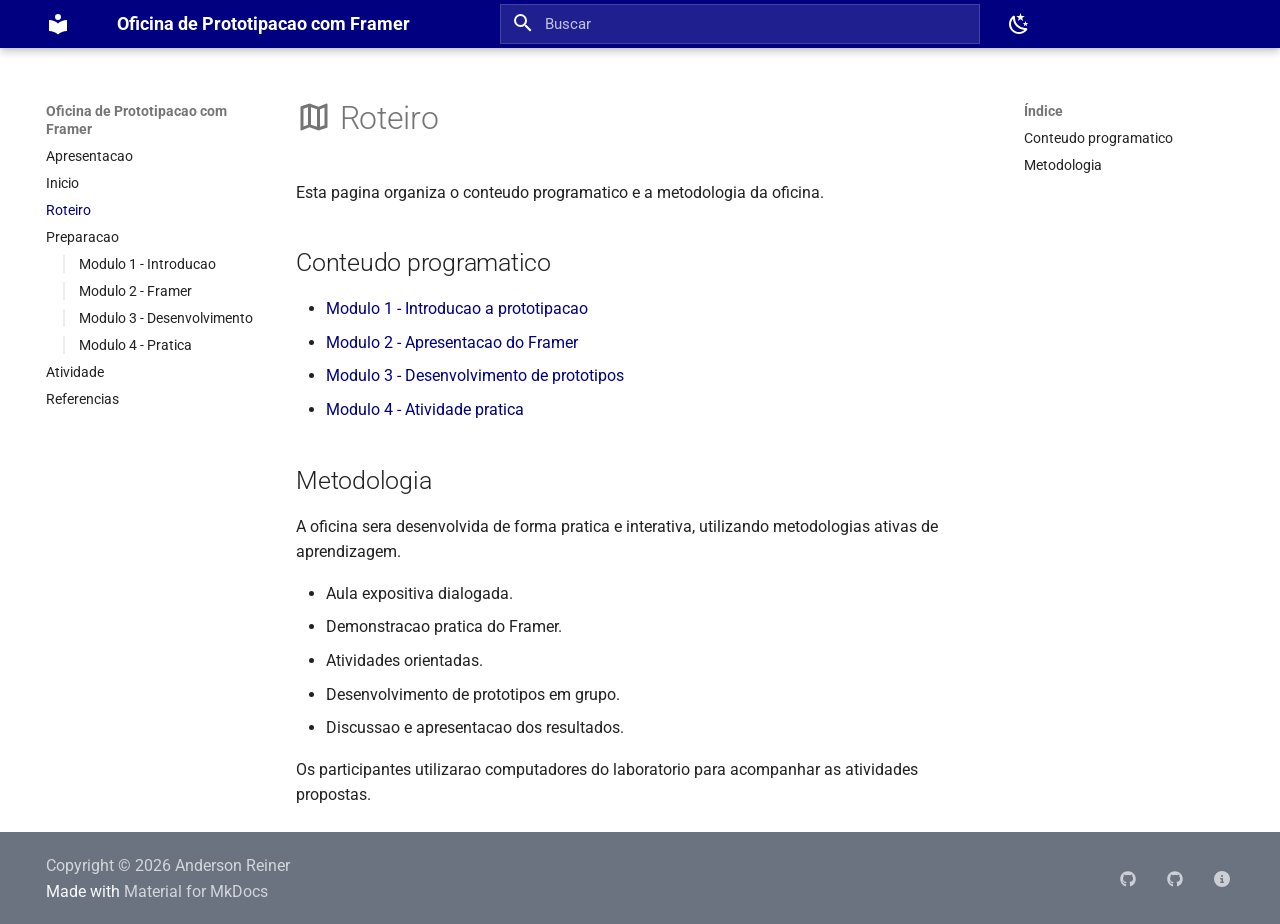
<file: roteiro/index.html>
<!doctype html>
<html lang="pt" class="no-js">
  <head>
    
      <meta charset="utf-8">
      <meta name="viewport" content="width=device-width,initial-scale=1">
      
        <meta name="description" content="Material de apoio, roteiro e ambiente interativo para uma oficina introdutoria sobre prototipacao de interfaces com Framer.">
      
      
        <meta name="author" content="Anderson">
      
      
        <link rel="canonical" href="https://andersonreiner.github.io/oficina-framer/roteiro/">
      
      
        <link rel="prev" href="..">
      
      
        <link rel="next" href="../preparacao/">
      
      
        
      
      
      <link rel="icon" href="../assets/images/favicon.png">
      <meta name="generator" content="mkdocs-1.6.1, mkdocs-material-9.7.6">
    
    
      
        <title>Roteiro - Oficina de Prototipacao com Framer</title>
      
    
    
      <link rel="stylesheet" href="../assets/stylesheets/main.484c7ddc.min.css">
      
        
        <link rel="stylesheet" href="../assets/stylesheets/palette.ab4e12ef.min.css">
      
      


    
    
      
    
    
      
        
        
        <link rel="preconnect" href="https://fonts.gstatic.com" crossorigin>
        <link rel="stylesheet" href="https://fonts.googleapis.com/css?family=Roboto:300,300i,400,400i,700,700i%7CRoboto+Mono:400,400i,700,700i&display=fallback">
        <style>:root{--md-text-font:"Roboto";--md-code-font:"Roboto Mono"}</style>
      
    
    
      <link rel="stylesheet" href="../stylesheets/workshop.css">
    
    <script>__md_scope=new URL("..",location),__md_hash=e=>[...e].reduce(((e,_)=>(e<<5)-e+_.charCodeAt(0)),0),__md_get=(e,_=localStorage,t=__md_scope)=>JSON.parse(_.getItem(t.pathname+"."+e)),__md_set=(e,_,t=localStorage,a=__md_scope)=>{try{t.setItem(a.pathname+"."+e,JSON.stringify(_))}catch(e){}}</script>
    
      

    
    
  </head>
  
  
    
    
      
    
    
    
    
    <body dir="ltr" data-md-color-scheme="default" data-md-color-primary="indigo" data-md-color-accent="indigo">
  
    
    <input class="md-toggle" data-md-toggle="drawer" type="checkbox" id="__drawer" autocomplete="off">
    <input class="md-toggle" data-md-toggle="search" type="checkbox" id="__search" autocomplete="off">
    <label class="md-overlay" for="__drawer"></label>
    <div data-md-component="skip">
      
        
        <a href="#roteiro" class="md-skip">
          Pular para conteúdo
        </a>
      
    </div>
    <div data-md-component="announce">
      
    </div>
    
    
      

  

<header class="md-header md-header--shadow" data-md-component="header">
  <nav class="md-header__inner md-grid" aria-label="Cabeçalho">
    <a href=".." title="Oficina de Prototipacao com Framer" class="md-header__button md-logo" aria-label="Oficina de Prototipacao com Framer" data-md-component="logo">
      
  
  <svg xmlns="http://www.w3.org/2000/svg" viewBox="0 0 24 24"><path d="M12 8a3 3 0 0 0 3-3 3 3 0 0 0-3-3 3 3 0 0 0-3 3 3 3 0 0 0 3 3m0 3.54C9.64 9.35 6.5 8 3 8v11c3.5 0 6.64 1.35 9 3.54 2.36-2.19 5.5-3.54 9-3.54V8c-3.5 0-6.64 1.35-9 3.54"/></svg>

    </a>
    <label class="md-header__button md-icon" for="__drawer">
      
      <svg xmlns="http://www.w3.org/2000/svg" viewBox="0 0 24 24"><path d="M3 6h18v2H3zm0 5h18v2H3zm0 5h18v2H3z"/></svg>
    </label>
    <div class="md-header__title" data-md-component="header-title">
      <div class="md-header__ellipsis">
        <div class="md-header__topic">
          <span class="md-ellipsis">
            Oficina de Prototipacao com Framer
          </span>
        </div>
        <div class="md-header__topic" data-md-component="header-topic">
          <span class="md-ellipsis">
            
              Roteiro
            
          </span>
        </div>
      </div>
    </div>
    
      
        <form class="md-header__option" data-md-component="palette">
  
    
    
    
    <input class="md-option" data-md-color-media="" data-md-color-scheme="default" data-md-color-primary="indigo" data-md-color-accent="indigo"  aria-label="Alternar para modo escuro"  type="radio" name="__palette" id="__palette_0">
    
      <label class="md-header__button md-icon" title="Alternar para modo escuro" for="__palette_1" hidden>
        <svg xmlns="http://www.w3.org/2000/svg" viewBox="0 0 24 24"><path d="m17.75 4.09-2.53 1.94.91 3.06-2.63-1.81-2.63 1.81.91-3.06-2.53-1.94L12.44 4l1.06-3 1.06 3zm3.5 6.91-1.64 1.25.59 1.98-1.7-1.17-1.7 1.17.59-1.98L15.75 11l2.06-.05L18.5 9l.69 1.95zm-2.28 4.95c.83-.08 1.72 1.1 1.19 1.85-.32.45-.66.87-1.08 1.27C15.17 23 8.84 23 4.94 19.07c-3.91-3.9-3.91-10.24 0-14.14.4-.4.82-.76 1.27-1.08.75-.53 1.93.36 1.85 1.19-.27 2.86.69 5.83 2.89 8.02a9.96 9.96 0 0 0 8.02 2.89m-1.64 2.02a12.08 12.08 0 0 1-7.8-3.47c-2.17-2.19-3.33-5-3.49-7.82-2.81 3.14-2.7 7.96.31 10.98 3.02 3.01 7.84 3.12 10.98.31"/></svg>
      </label>
    
  
    
    
    
    <input class="md-option" data-md-color-media="" data-md-color-scheme="slate" data-md-color-primary="indigo" data-md-color-accent="indigo"  aria-label="Alternar para modo claro"  type="radio" name="__palette" id="__palette_1">
    
      <label class="md-header__button md-icon" title="Alternar para modo claro" for="__palette_0" hidden>
        <svg xmlns="http://www.w3.org/2000/svg" viewBox="0 0 24 24"><path d="M12 7a5 5 0 0 1 5 5 5 5 0 0 1-5 5 5 5 0 0 1-5-5 5 5 0 0 1 5-5m0 2a3 3 0 0 0-3 3 3 3 0 0 0 3 3 3 3 0 0 0 3-3 3 3 0 0 0-3-3m0-7 2.39 3.42C13.65 5.15 12.84 5 12 5s-1.65.15-2.39.42zM3.34 7l4.16-.35A7.2 7.2 0 0 0 5.94 8.5c-.44.74-.69 1.5-.83 2.29zm.02 10 1.76-3.77a7.131 7.131 0 0 0 2.38 4.14zM20.65 7l-1.77 3.79a7.02 7.02 0 0 0-2.38-4.15zm-.01 10-4.14.36c.59-.51 1.12-1.14 1.54-1.86.42-.73.69-1.5.83-2.29zM12 22l-2.41-3.44c.74.27 1.55.44 2.41.44.82 0 1.63-.17 2.37-.44z"/></svg>
      </label>
    
  
</form>
      
    
    
      <script>var palette=__md_get("__palette");if(palette&&palette.color){if("(prefers-color-scheme)"===palette.color.media){var media=matchMedia("(prefers-color-scheme: light)"),input=document.querySelector(media.matches?"[data-md-color-media='(prefers-color-scheme: light)']":"[data-md-color-media='(prefers-color-scheme: dark)']");palette.color.media=input.getAttribute("data-md-color-media"),palette.color.scheme=input.getAttribute("data-md-color-scheme"),palette.color.primary=input.getAttribute("data-md-color-primary"),palette.color.accent=input.getAttribute("data-md-color-accent")}for(var[key,value]of Object.entries(palette.color))document.body.setAttribute("data-md-color-"+key,value)}</script>
    
    
    
      
      
        <label class="md-header__button md-icon" for="__search">
          
          <svg xmlns="http://www.w3.org/2000/svg" viewBox="0 0 24 24"><path d="M9.5 3A6.5 6.5 0 0 1 16 9.5c0 1.61-.59 3.09-1.56 4.23l.27.27h.79l5 5-1.5 1.5-5-5v-.79l-.27-.27A6.52 6.52 0 0 1 9.5 16 6.5 6.5 0 0 1 3 9.5 6.5 6.5 0 0 1 9.5 3m0 2C7 5 5 7 5 9.5S7 14 9.5 14 14 12 14 9.5 12 5 9.5 5"/></svg>
        </label>
        <div class="md-search" data-md-component="search" role="dialog">
  <label class="md-search__overlay" for="__search"></label>
  <div class="md-search__inner" role="search">
    <form class="md-search__form" name="search">
      <input type="text" class="md-search__input" name="query" aria-label="Buscar" placeholder="Buscar" autocapitalize="off" autocorrect="off" autocomplete="off" spellcheck="false" data-md-component="search-query" required>
      <label class="md-search__icon md-icon" for="__search">
        
        <svg xmlns="http://www.w3.org/2000/svg" viewBox="0 0 24 24"><path d="M9.5 3A6.5 6.5 0 0 1 16 9.5c0 1.61-.59 3.09-1.56 4.23l.27.27h.79l5 5-1.5 1.5-5-5v-.79l-.27-.27A6.52 6.52 0 0 1 9.5 16 6.5 6.5 0 0 1 3 9.5 6.5 6.5 0 0 1 9.5 3m0 2C7 5 5 7 5 9.5S7 14 9.5 14 14 12 14 9.5 12 5 9.5 5"/></svg>
        
        <svg xmlns="http://www.w3.org/2000/svg" viewBox="0 0 24 24"><path d="M20 11v2H8l5.5 5.5-1.42 1.42L4.16 12l7.92-7.92L13.5 5.5 8 11z"/></svg>
      </label>
      <nav class="md-search__options" aria-label="Pesquisar">
        
        <button type="reset" class="md-search__icon md-icon" title="Limpar" aria-label="Limpar" tabindex="-1">
          
          <svg xmlns="http://www.w3.org/2000/svg" viewBox="0 0 24 24"><path d="M19 6.41 17.59 5 12 10.59 6.41 5 5 6.41 10.59 12 5 17.59 6.41 19 12 13.41 17.59 19 19 17.59 13.41 12z"/></svg>
        </button>
      </nav>
      
        <div class="md-search__suggest" data-md-component="search-suggest"></div>
      
    </form>
    <div class="md-search__output">
      <div class="md-search__scrollwrap" tabindex="0" data-md-scrollfix>
        <div class="md-search-result" data-md-component="search-result">
          <div class="md-search-result__meta">
            Inicializando busca
          </div>
          <ol class="md-search-result__list" role="presentation"></ol>
        </div>
      </div>
    </div>
  </div>
</div>
      
    
    
  </nav>
  
</header>
    
    <div class="md-container" data-md-component="container">
      
      
        
          
        
      
      <main class="md-main" data-md-component="main">
        <div class="md-main__inner md-grid">
          
            
              
              <div class="md-sidebar md-sidebar--primary" data-md-component="sidebar" data-md-type="navigation" >
                <div class="md-sidebar__scrollwrap">
                  <div class="md-sidebar__inner">
                    



<nav class="md-nav md-nav--primary" aria-label="Navegação" data-md-level="0">
  <label class="md-nav__title" for="__drawer">
    <a href=".." title="Oficina de Prototipacao com Framer" class="md-nav__button md-logo" aria-label="Oficina de Prototipacao com Framer" data-md-component="logo">
      
  
  <svg xmlns="http://www.w3.org/2000/svg" viewBox="0 0 24 24"><path d="M12 8a3 3 0 0 0 3-3 3 3 0 0 0-3-3 3 3 0 0 0-3 3 3 3 0 0 0 3 3m0 3.54C9.64 9.35 6.5 8 3 8v11c3.5 0 6.64 1.35 9 3.54 2.36-2.19 5.5-3.54 9-3.54V8c-3.5 0-6.64 1.35-9 3.54"/></svg>

    </a>
    Oficina de Prototipacao com Framer
  </label>
  
  <ul class="md-nav__list" data-md-scrollfix>
    
      
      
  
  
  
  
    <li class="md-nav__item">
      <a href="../apresentacao/" class="md-nav__link">
        
  
  
  <span class="md-ellipsis">
    
  
    Apresentacao
  

    
  </span>
  
  

      </a>
    </li>
  

    
      
      
  
  
  
  
    <li class="md-nav__item">
      <a href=".." class="md-nav__link">
        
  
  
  <span class="md-ellipsis">
    
  
    Inicio
  

    
  </span>
  
  

      </a>
    </li>
  

    
      
      
  
  
    
  
  
  
    <li class="md-nav__item md-nav__item--active">
      
      <input class="md-nav__toggle md-toggle" type="checkbox" id="__toc">
      
      
        
      
      
        <label class="md-nav__link md-nav__link--active" for="__toc">
          
  
  
  <span class="md-ellipsis">
    
  
    Roteiro
  

    
  </span>
  
  

          <span class="md-nav__icon md-icon"></span>
        </label>
      
      <a href="./" class="md-nav__link md-nav__link--active">
        
  
  
  <span class="md-ellipsis">
    
  
    Roteiro
  

    
  </span>
  
  

      </a>
      
        

<nav class="md-nav md-nav--secondary" aria-label="Índice">
  
  
  
    
  
  
    <label class="md-nav__title" for="__toc">
      <span class="md-nav__icon md-icon"></span>
      Índice
    </label>
    <ul class="md-nav__list" data-md-component="toc" data-md-scrollfix>
      
        <li class="md-nav__item">
  <a href="#conteudo-programatico" class="md-nav__link">
    <span class="md-ellipsis">
      
        Conteudo programatico
      
    </span>
  </a>
  
</li>
      
        <li class="md-nav__item">
  <a href="#metodologia" class="md-nav__link">
    <span class="md-ellipsis">
      
        Metodologia
      
    </span>
  </a>
  
</li>
      
    </ul>
  
</nav>
      
    </li>
  

    
      
      
  
  
  
  
    <li class="md-nav__item">
      <a href="../preparacao/" class="md-nav__link">
        
  
  
  <span class="md-ellipsis">
    
  
    Preparacao
  

    
  </span>
  
  

      </a>
    </li>
  

    
      
      
  
  
  
  
    <li class="md-nav__item">
      <a href="../modulo-1-introducao/" class="md-nav__link">
        
  
  
  <span class="md-ellipsis">
    
  
    Modulo 1 - Introducao
  

    
  </span>
  
  

      </a>
    </li>
  

    
      
      
  
  
  
  
    <li class="md-nav__item">
      <a href="../modulo-2-framer/" class="md-nav__link">
        
  
  
  <span class="md-ellipsis">
    
  
    Modulo 2 - Framer
  

    
  </span>
  
  

      </a>
    </li>
  

    
      
      
  
  
  
  
    <li class="md-nav__item">
      <a href="../modulo-3-desenvolvimento/" class="md-nav__link">
        
  
  
  <span class="md-ellipsis">
    
  
    Modulo 3 - Desenvolvimento
  

    
  </span>
  
  

      </a>
    </li>
  

    
      
      
  
  
  
  
    <li class="md-nav__item">
      <a href="../modulo-4-pratica/" class="md-nav__link">
        
  
  
  <span class="md-ellipsis">
    
  
    Modulo 4 - Pratica
  

    
  </span>
  
  

      </a>
    </li>
  

    
      
      
  
  
  
  
    <li class="md-nav__item">
      <a href="../atividade/" class="md-nav__link">
        
  
  
  <span class="md-ellipsis">
    
  
    Atividade
  

    
  </span>
  
  

      </a>
    </li>
  

    
      
      
  
  
  
  
    <li class="md-nav__item">
      <a href="../referencias/" class="md-nav__link">
        
  
  
  <span class="md-ellipsis">
    
  
    Referencias
  

    
  </span>
  
  

      </a>
    </li>
  

    
  </ul>
</nav>
                  </div>
                </div>
              </div>
            
            
              
              <div class="md-sidebar md-sidebar--secondary" data-md-component="sidebar" data-md-type="toc" >
                <div class="md-sidebar__scrollwrap">
                  <div class="md-sidebar__inner">
                    

<nav class="md-nav md-nav--secondary" aria-label="Índice">
  
  
  
    
  
  
    <label class="md-nav__title" for="__toc">
      <span class="md-nav__icon md-icon"></span>
      Índice
    </label>
    <ul class="md-nav__list" data-md-component="toc" data-md-scrollfix>
      
        <li class="md-nav__item">
  <a href="#conteudo-programatico" class="md-nav__link">
    <span class="md-ellipsis">
      
        Conteudo programatico
      
    </span>
  </a>
  
</li>
      
        <li class="md-nav__item">
  <a href="#metodologia" class="md-nav__link">
    <span class="md-ellipsis">
      
        Metodologia
      
    </span>
  </a>
  
</li>
      
    </ul>
  
</nav>
                  </div>
                </div>
              </div>
            
          
          
            <div class="md-content" data-md-component="content">
              
              <article class="md-content__inner md-typeset">
                
                  



<h1 id="roteiro"><span class="twemoji"><svg xmlns="http://www.w3.org/2000/svg" viewBox="0 0 24 24"><path d="m20.5 3-.16.03L15 5.1 9 3 3.36 4.9c-.21.07-.36.25-.36.48V20.5a.5.5 0 0 0 .5.5l.16-.03L9 18.9l6 2.1 5.64-1.9c.21-.07.36-.25.36-.48V3.5a.5.5 0 0 0-.5-.5M10 5.47l4 1.4v11.66l-4-1.4zm-5 .99 3-1.01v11.7l-3 1.16zm14 11.08-3 1.01V6.86l3-1.16z"/></svg></span> Roteiro</h1>
<p>Esta pagina organiza o conteudo programatico e a metodologia da oficina.</p>
<h2 id="conteudo-programatico">Conteudo programatico</h2>
<ul>
<li><a href="../modulo-1-introducao/">Modulo 1 - Introducao a prototipacao</a></li>
<li><a href="../modulo-2-framer/">Modulo 2 - Apresentacao do Framer</a></li>
<li><a href="../modulo-3-desenvolvimento/">Modulo 3 - Desenvolvimento de prototipos</a></li>
<li><a href="../modulo-4-pratica/">Modulo 4 - Atividade pratica</a></li>
</ul>
<h2 id="metodologia">Metodologia</h2>
<p>A oficina sera desenvolvida de forma pratica e interativa, utilizando metodologias ativas de aprendizagem.</p>
<ul>
<li>Aula expositiva dialogada.</li>
<li>Demonstracao pratica do Framer.</li>
<li>Atividades orientadas.</li>
<li>Desenvolvimento de prototipos em grupo.</li>
<li>Discussao e apresentacao dos resultados.</li>
</ul>
<p>Os participantes utilizarao computadores do laboratorio para acompanhar as atividades propostas.</p>












                
              </article>
            </div>
          
          
<script>var target=document.getElementById(location.hash.slice(1));target&&target.name&&(target.checked=target.name.startsWith("__tabbed_"))</script>
        </div>
        
          <button type="button" class="md-top md-icon" data-md-component="top" hidden>
  
  <svg xmlns="http://www.w3.org/2000/svg" viewBox="0 0 24 24"><path d="M13 20h-2V8l-5.5 5.5-1.42-1.42L12 4.16l7.92 7.92-1.42 1.42L13 8z"/></svg>
  Voltar para o topo
</button>
        
      </main>
      
        <footer class="md-footer">
  
  <div class="md-footer-meta md-typeset">
    <div class="md-footer-meta__inner md-grid">
      <div class="md-copyright">
  
    <div class="md-copyright__highlight">
      Copyright &copy; 2026 Anderson Reiner
    </div>
  
  
    Made with
    <a href="https://squidfunk.github.io/mkdocs-material/" target="_blank" rel="noopener">
      Material for MkDocs
    </a>
  
</div>
      
        
<div class="md-social">
  
    
    
    
    
    <a href="https://github.com/AndersonReiner" target="_blank" rel="noopener" title="Anderson Reiner no GitHub" class="md-social__link">
      <svg xmlns="http://www.w3.org/2000/svg" viewBox="0 0 512 512"><!--! Font Awesome Free 7.1.0 by @fontawesome - https://fontawesome.com License - https://fontawesome.com/license/free (Icons: CC BY 4.0, Fonts: SIL OFL 1.1, Code: MIT License) Copyright 2025 Fonticons, Inc.--><path d="M173.9 397.4c0 2-2.3 3.6-5.2 3.6-3.3.3-5.6-1.3-5.6-3.6 0-2 2.3-3.6 5.2-3.6 3-.3 5.6 1.3 5.6 3.6m-31.1-4.5c-.7 2 1.3 4.3 4.3 4.9 2.6 1 5.6 0 6.2-2s-1.3-4.3-4.3-5.2c-2.6-.7-5.5.3-6.2 2.3m44.2-1.7c-2.9.7-4.9 2.6-4.6 4.9.3 2 2.9 3.3 5.9 2.6 2.9-.7 4.9-2.6 4.6-4.6-.3-1.9-3-3.2-5.9-2.9M252.8 8C114.1 8 8 113.3 8 252c0 110.9 69.8 205.8 169.5 239.2 12.8 2.3 17.3-5.6 17.3-12.1 0-6.2-.3-40.4-.3-61.4 0 0-70 15-84.7-29.8 0 0-11.4-29.1-27.8-36.6 0 0-22.9-15.7 1.6-15.4 0 0 24.9 2 38.6 25.8 21.9 38.6 58.6 27.5 72.9 20.9 2.3-16 8.8-27.1 16-33.7-55.9-6.2-112.3-14.3-112.3-110.5 0-27.5 7.6-41.3 23.6-58.9-2.6-6.5-11.1-33.3 2.6-67.9 20.9-6.5 69 27 69 27 20-5.6 41.5-8.5 62.8-8.5s42.8 2.9 62.8 8.5c0 0 48.1-33.6 69-27 13.7 34.7 5.2 61.4 2.6 67.9 16 17.7 25.8 31.5 25.8 58.9 0 96.5-58.9 104.2-114.8 110.5 9.2 7.9 17 22.9 17 46.4 0 33.7-.3 75.4-.3 83.6 0 6.5 4.6 14.4 17.3 12.1C436.2 457.8 504 362.9 504 252 504 113.3 391.5 8 252.8 8M105.2 352.9c-1.3 1-1 3.3.7 5.2 1.6 1.6 3.9 2.3 5.2 1 1.3-1 1-3.3-.7-5.2-1.6-1.6-3.9-2.3-5.2-1m-10.8-8.1c-.7 1.3.3 2.9 2.3 3.9 1.6 1 3.6.7 4.3-.7.7-1.3-.3-2.9-2.3-3.9-2-.6-3.6-.3-4.3.7m32.4 35.6c-1.6 1.3-1 4.3 1.3 6.2 2.3 2.3 5.2 2.6 6.5 1 1.3-1.3.7-4.3-1.3-6.2-2.2-2.3-5.2-2.6-6.5-1m-11.4-14.7c-1.6 1-1.6 3.6 0 5.9s4.3 3.3 5.6 2.3c1.6-1.3 1.6-3.9 0-6.2-1.4-2.3-4-3.3-5.6-2"/></svg>
    </a>
  
    
    
    
    
    <a href="https://github.com/gustavo-patricio" target="_blank" rel="noopener" title="Gustavo Patrick no GitHub" class="md-social__link">
      <svg xmlns="http://www.w3.org/2000/svg" viewBox="0 0 512 512"><!--! Font Awesome Free 7.1.0 by @fontawesome - https://fontawesome.com License - https://fontawesome.com/license/free (Icons: CC BY 4.0, Fonts: SIL OFL 1.1, Code: MIT License) Copyright 2025 Fonticons, Inc.--><path d="M173.9 397.4c0 2-2.3 3.6-5.2 3.6-3.3.3-5.6-1.3-5.6-3.6 0-2 2.3-3.6 5.2-3.6 3-.3 5.6 1.3 5.6 3.6m-31.1-4.5c-.7 2 1.3 4.3 4.3 4.9 2.6 1 5.6 0 6.2-2s-1.3-4.3-4.3-5.2c-2.6-.7-5.5.3-6.2 2.3m44.2-1.7c-2.9.7-4.9 2.6-4.6 4.9.3 2 2.9 3.3 5.9 2.6 2.9-.7 4.9-2.6 4.6-4.6-.3-1.9-3-3.2-5.9-2.9M252.8 8C114.1 8 8 113.3 8 252c0 110.9 69.8 205.8 169.5 239.2 12.8 2.3 17.3-5.6 17.3-12.1 0-6.2-.3-40.4-.3-61.4 0 0-70 15-84.7-29.8 0 0-11.4-29.1-27.8-36.6 0 0-22.9-15.7 1.6-15.4 0 0 24.9 2 38.6 25.8 21.9 38.6 58.6 27.5 72.9 20.9 2.3-16 8.8-27.1 16-33.7-55.9-6.2-112.3-14.3-112.3-110.5 0-27.5 7.6-41.3 23.6-58.9-2.6-6.5-11.1-33.3 2.6-67.9 20.9-6.5 69 27 69 27 20-5.6 41.5-8.5 62.8-8.5s42.8 2.9 62.8 8.5c0 0 48.1-33.6 69-27 13.7 34.7 5.2 61.4 2.6 67.9 16 17.7 25.8 31.5 25.8 58.9 0 96.5-58.9 104.2-114.8 110.5 9.2 7.9 17 22.9 17 46.4 0 33.7-.3 75.4-.3 83.6 0 6.5 4.6 14.4 17.3 12.1C436.2 457.8 504 362.9 504 252 504 113.3 391.5 8 252.8 8M105.2 352.9c-1.3 1-1 3.3.7 5.2 1.6 1.6 3.9 2.3 5.2 1 1.3-1 1-3.3-.7-5.2-1.6-1.6-3.9-2.3-5.2-1m-10.8-8.1c-.7 1.3.3 2.9 2.3 3.9 1.6 1 3.6.7 4.3-.7.7-1.3-.3-2.9-2.3-3.9-2-.6-3.6-.3-4.3.7m32.4 35.6c-1.6 1.3-1 4.3 1.3 6.2 2.3 2.3 5.2 2.6 6.5 1 1.3-1.3.7-4.3-1.3-6.2-2.2-2.3-5.2-2.6-6.5-1m-11.4-14.7c-1.6 1-1.6 3.6 0 5.9s4.3 3.3 5.6 2.3c1.6-1.3 1.6-3.9 0-6.2-1.4-2.3-4-3.3-5.6-2"/></svg>
    </a>
  
    
    
    
    
    <a href="https://squidfunk.github.io/mkdocs-material/" target="_blank" rel="noopener" title="MkDocs Material" class="md-social__link">
      <svg xmlns="http://www.w3.org/2000/svg" viewBox="0 0 512 512"><!--! Font Awesome Free 7.1.0 by @fontawesome - https://fontawesome.com License - https://fontawesome.com/license/free (Icons: CC BY 4.0, Fonts: SIL OFL 1.1, Code: MIT License) Copyright 2025 Fonticons, Inc.--><path d="M256 512a256 256 0 1 0 0-512 256 256 0 1 0 0 512m-32-352a32 32 0 1 1 64 0 32 32 0 1 1-64 0m-8 64h48c13.3 0 24 10.7 24 24v88h8c13.3 0 24 10.7 24 24s-10.7 24-24 24h-80c-13.3 0-24-10.7-24-24s10.7-24 24-24h24v-64h-24c-13.3 0-24-10.7-24-24s10.7-24 24-24"/></svg>
    </a>
  
</div>
      
    </div>
  </div>
</footer>
      
    </div>
    <div class="md-dialog" data-md-component="dialog">
      <div class="md-dialog__inner md-typeset"></div>
    </div>
    
      <div class="md-progress" data-md-component="progress" role="progressbar"></div>
    
    
    
      
      
      <script id="__config" type="application/json">{"annotate": null, "base": "..", "features": ["navigation.instant", "navigation.instant.progress", "navigation.tracking", "navigation.sections", "navigation.top", "content.code.copy", "search.highlight", "search.suggest"], "search": "../assets/javascripts/workers/search.2c215733.min.js", "tags": null, "translations": {"clipboard.copied": "Copiado para \u00e1rea de transfer\u00eancia", "clipboard.copy": "Copiar para \u00e1rea de transfer\u00eancia", "search.result.more.one": "mais 1 nesta p\u00e1gina", "search.result.more.other": "# mais nesta p\u00e1gina", "search.result.none": "Nenhum documento encontrado", "search.result.one": "1 documento encontrado", "search.result.other": "# documentos encontrados", "search.result.placeholder": "Digite para iniciar a busca", "search.result.term.missing": "Ausente", "select.version": "Selecione a vers\u00e3o"}, "version": null}</script>
    
    
      <script src="../assets/javascripts/bundle.79ae519e.min.js"></script>
      
    
  </body>
</html>
</file>
<file: stylesheets/workshop.css>
.md-header {
  background-color: #000080;
}

.md-tabs {
  display: none;
}

.md-search__form {
  background-color: rgb(255 255 255 / 12%);
  border: 1px solid rgb(255 255 255 / 16%);
  border-radius: 0;
}

.md-search__form:hover {
  background-color: rgb(255 255 255 / 18%);
}

.md-search__input {
  color: #ffffff;
}

.md-search__input::placeholder {
  color: rgb(255 255 255 / 72%);
  opacity: 1;
}

.md-search__form:focus-within .md-search__input {
  color: #111827;
}

.md-search__form:focus-within .md-search__input::placeholder {
  color: #64748b;
}

.md-search__form:focus-within .md-search__icon {
  color: #334155;
}

@media screen and (min-width: 76.25em) {
  .md-header__inner {
    gap: 0.75rem;
  }

  .md-header__title {
    flex: 0 1 18rem;
    max-width: 18rem;
    min-width: 0;
    order: 1;
  }

  .md-search {
    margin: 0;
    max-width: 24rem;
    min-width: 16rem;
    order: 2;
    padding: 0;
    width: 100%;
  }

  .md-header__option {
    margin-left: 0;
    order: 3;
  }

  .md-header__button[for="__search"] {
    display: none;
  }

  .md-search__inner {
    width: 100%;
  }

  .md-search__form {
    height: 2rem;
  }

  .md-search__input {
    font-size: 0.74rem;
    padding-left: 2.2rem;
  }

  .md-search__icon {
    color: rgb(255 255 255 / 82%);
  }
}

:root {
  --workshop-accent: #000080;
}

[data-md-color-scheme="default"] {
  --md-primary-fg-color: #000080;
  --md-primary-fg-color--light: #1f2aa6;
  --md-primary-fg-color--dark: #00005c;
  --md-accent-fg-color: #000080;
  --md-typeset-a-color: #000080;
}

[data-md-color-scheme="slate"] {
  --md-default-bg-color: #000000;
  --md-default-fg-color: #e2e8f0;
  --md-default-fg-color--light: #94a3b8;
  --md-default-fg-color--lighter: #64748b;
  --md-default-fg-color--lightest: #1e1e2a;
  --md-code-bg-color: #0f0f12;
  --md-code-fg-color: #e2e8f0;
  --md-code-hl-color: #3b3b4d;
  --md-primary-fg-color: #000080;
  --md-primary-fg-color--light: #1f2aa6;
  --md-primary-fg-color--dark: #00005c;
  --md-accent-fg-color: #7c86ff;
  --md-typeset-a-color: #a8b1ff;
  --md-footer-bg-color: #000000;
  --md-footer-bg-color--dark: #000000;
}

.md-footer {
  border-top: 1px solid #6b7280;
}

.md-footer-meta {
  background: #6b7280;
  color: #f9fafb;
  padding: 0.4rem 0;
}

.md-footer-meta__inner {
  align-items: center;
  gap: 1rem;
  min-height: 2rem;
}

.md-footer-meta__inner .md-copyright {
  color: #f9fafb;
  font-size: 0.8rem;
}

.md-footer-meta__inner .md-copyright a,
.md-footer-meta__inner .md-copyright a:hover {
  color: #f9fafb;
}

.md-social {
  display: flex;
  gap: 0.75rem;
  flex-wrap: wrap;
}

.md-social__link {
  color: #f9fafb;
  opacity: 0.95;
}

.md-social__link:hover {
  opacity: 1;
  color: #ffffff;
}

.md-nav--primary a[href*="modulo-"] {
  border-left: 2px solid var(--md-default-fg-color--lightest);
  margin-left: 0.85rem;
  padding-left: 0.7rem;
}

.hero {
  border: 1px solid var(--md-default-fg-color--lightest);
  border-radius: 28px;
  margin: 2rem 0;
  padding: clamp(2rem, 5vw, 4.5rem);
  background:
    radial-gradient(circle at top right, rgb(0 0 0 / 8%), transparent 28rem),
    linear-gradient(135deg, var(--md-default-bg-color), var(--md-code-bg-color));
}

.hero__eyebrow {
  color: var(--md-default-fg-color--light);
  font-size: 0.78rem;
  font-weight: 700;
  letter-spacing: 0.12em;
  margin: 0 0 1rem;
  text-transform: uppercase;
}

.hero__title {
  font-size: clamp(2.25rem, 7vw, 5rem);
  letter-spacing: -0.06em;
  line-height: 0.94;
  margin: 0;
}

.hero__text {
  color: var(--md-default-fg-color--light);
  font-size: 1.05rem;
  max-width: 42rem;
}

.hero__actions {
  display: flex;
  flex-wrap: wrap;
  gap: 0.75rem;
  margin-top: 1.5rem;
}

.hero__button {
  border: 1px solid var(--workshop-accent);
  border-radius: 999px;
  color: var(--md-typeset-a-color);
  display: inline-block;
  font-weight: 700;
  padding: 0.72rem 1rem;
}

.hero__button--primary {
  background: var(--workshop-accent);
  color: #ffffff !important;
}

.landing-grid {
  display: grid;
  gap: 1rem;
  grid-template-columns: repeat(auto-fit, minmax(13rem, 1fr));
  margin: 2rem 0;
}

.landing-card {
  border: 1px solid var(--md-default-fg-color--lightest);
  border-radius: 20px;
  padding: 1.25rem;
}

.landing-card h3 {
  margin-top: 0;
}

.landing-card p {
  color: var(--md-default-fg-color--light);
  margin-bottom: 0;
}
</file>
<file: assets/stylesheets/main.484c7ddc.min.css>
@charset "UTF-8";html{-webkit-text-size-adjust:none;-moz-text-size-adjust:none;text-size-adjust:none;box-sizing:border-box}*,:after,:before{box-sizing:inherit}@media (prefers-reduced-motion){*,:after,:before{transition:none!important}}body{margin:0}a,button,input,label{-webkit-tap-highlight-color:transparent}a{color:inherit;text-decoration:none}hr{border:0;box-sizing:initial;display:block;height:.05rem;overflow:visible;padding:0}small{font-size:80%}sub,sup{line-height:1em}img{border-style:none}table{border-collapse:initial;border-spacing:0}td,th{font-weight:400;vertical-align:top}button{background:#0000;border:0;font-family:inherit;font-size:inherit;margin:0;padding:0}input{border:0;outline:none}:root{--md-primary-fg-color:#4051b5;--md-primary-fg-color--light:#5d6cc0;--md-primary-fg-color--dark:#303fa1;--md-primary-bg-color:#fff;--md-primary-bg-color--light:#ffffffb3;--md-accent-fg-color:#526cfe;--md-accent-fg-color--transparent:#526cfe1a;--md-accent-bg-color:#fff;--md-accent-bg-color--light:#ffffffb3}[data-md-color-scheme=default]{color-scheme:light}[data-md-color-scheme=default] img[src$="#gh-dark-mode-only"],[data-md-color-scheme=default] img[src$="#only-dark"]{display:none}:root,[data-md-color-scheme=default]{--md-hue:225deg;--md-default-fg-color:#000000de;--md-default-fg-color--light:#0000008a;--md-default-fg-color--lighter:#00000052;--md-default-fg-color--lightest:#00000012;--md-default-bg-color:#fff;--md-default-bg-color--light:#ffffffb3;--md-default-bg-color--lighter:#ffffff4d;--md-default-bg-color--lightest:#ffffff1f;--md-code-fg-color:#36464e;--md-code-bg-color:#f5f5f5;--md-code-bg-color--light:#f5f5f5b3;--md-code-bg-color--lighter:#f5f5f54d;--md-code-hl-color:#4287ff;--md-code-hl-color--light:#4287ff1a;--md-code-hl-number-color:#d52a2a;--md-code-hl-special-color:#db1457;--md-code-hl-function-color:#a846b9;--md-code-hl-constant-color:#6e59d9;--md-code-hl-keyword-color:#3f6ec6;--md-code-hl-string-color:#1c7d4d;--md-code-hl-name-color:var(--md-code-fg-color);--md-code-hl-operator-color:var(--md-default-fg-color--light);--md-code-hl-punctuation-color:var(--md-default-fg-color--light);--md-code-hl-comment-color:var(--md-default-fg-color--light);--md-code-hl-generic-color:var(--md-default-fg-color--light);--md-code-hl-variable-color:var(--md-default-fg-color--light);--md-typeset-color:var(--md-default-fg-color);--md-typeset-a-color:var(--md-primary-fg-color);--md-typeset-del-color:#f5503d26;--md-typeset-ins-color:#0bd57026;--md-typeset-kbd-color:#fafafa;--md-typeset-kbd-accent-color:#fff;--md-typeset-kbd-border-color:#b8b8b8;--md-typeset-mark-color:#ffff0080;--md-typeset-table-color:#0000001f;--md-typeset-table-color--light:rgba(0,0,0,.035);--md-admonition-fg-color:var(--md-default-fg-color);--md-admonition-bg-color:var(--md-default-bg-color);--md-warning-fg-color:#000000de;--md-warning-bg-color:#ff9;--md-footer-fg-color:#fff;--md-footer-fg-color--light:#ffffffb3;--md-footer-fg-color--lighter:#ffffff73;--md-footer-bg-color:#000000de;--md-footer-bg-color--dark:#00000052;--md-shadow-z1:0 0.2rem 0.5rem #0000000d,0 0 0.05rem #0000001a;--md-shadow-z2:0 0.2rem 0.5rem #0000001a,0 0 0.05rem #00000040;--md-shadow-z3:0 0.2rem 0.5rem #0003,0 0 0.05rem #00000059}.md-icon svg{fill:currentcolor;display:block;height:1.2rem;width:1.2rem}body{-webkit-font-smoothing:antialiased;-moz-osx-font-smoothing:grayscale;--md-text-font-family:var(--md-text-font,_),-apple-system,BlinkMacSystemFont,Helvetica,Arial,sans-serif;--md-code-font-family:var(--md-code-font,_),SFMono-Regular,Consolas,Menlo,monospace}aside,body,input{font-feature-settings:"kern","liga";color:var(--md-typeset-color);font-family:var(--md-text-font-family)}code,kbd,pre{font-feature-settings:"kern";font-family:var(--md-code-font-family)}:root{--md-typeset-table-sort-icon:url('data:image/svg+xml;charset=utf-8,<svg xmlns="http://www.w3.org/2000/svg" viewBox="0 0 24 24"><path d="m18 21-4-4h3V7h-3l4-4 4 4h-3v10h3M2 19v-2h10v2M2 13v-2h7v2M2 7V5h4v2z"/></svg>');--md-typeset-table-sort-icon--asc:url('data:image/svg+xml;charset=utf-8,<svg xmlns="http://www.w3.org/2000/svg" viewBox="0 0 24 24"><path d="M19 17h3l-4 4-4-4h3V3h2M2 17h10v2H2M6 5v2H2V5m0 6h7v2H2z"/></svg>');--md-typeset-table-sort-icon--desc:url('data:image/svg+xml;charset=utf-8,<svg xmlns="http://www.w3.org/2000/svg" viewBox="0 0 24 24"><path d="M19 7h3l-4-4-4 4h3v14h2M2 17h10v2H2M6 5v2H2V5m0 6h7v2H2z"/></svg>')}.md-typeset{-webkit-print-color-adjust:exact;color-adjust:exact;font-size:.8rem;line-height:1.6;overflow-wrap:break-word}@media print{.md-typeset{font-size:.68rem}}.md-typeset blockquote,.md-typeset dl,.md-typeset figure,.md-typeset ol,.md-typeset pre,.md-typeset ul{margin-bottom:1em;margin-top:1em}.md-typeset h1{color:var(--md-default-fg-color--light);font-size:2em;line-height:1.3;margin:0 0 1.25em}.md-typeset h1,.md-typeset h2{font-weight:300;letter-spacing:-.01em}.md-typeset h2{font-size:1.5625em;line-height:1.4;margin:1.6em 0 .64em}.md-typeset h3{font-size:1.25em;font-weight:400;letter-spacing:-.01em;line-height:1.5;margin:1.6em 0 .8em}.md-typeset h2+h3{margin-top:.8em}.md-typeset h4{font-weight:700;letter-spacing:-.01em;margin:1em 0}.md-typeset h5,.md-typeset h6{color:var(--md-default-fg-color--light);font-size:.8em;font-weight:700;letter-spacing:-.01em;margin:1.25em 0}.md-typeset h5{text-transform:uppercase}.md-typeset h5 code{text-transform:none}.md-typeset hr{border-bottom:.05rem solid var(--md-default-fg-color--lightest);display:flow-root;margin:1.5em 0}.md-typeset a{color:var(--md-typeset-a-color);word-break:break-word}.md-typeset a,.md-typeset a:before{transition:color 125ms}.md-typeset a:focus,.md-typeset a:hover{color:var(--md-accent-fg-color)}.md-typeset a:focus code,.md-typeset a:hover code{background-color:var(--md-accent-fg-color--transparent);color:var(--md-accent-fg-color)}.md-typeset a code{color:var(--md-typeset-a-color)}.md-typeset a.focus-visible{outline-color:var(--md-accent-fg-color);outline-offset:.2rem}.md-typeset code,.md-typeset kbd,.md-typeset pre{color:var(--md-code-fg-color);direction:ltr;font-variant-ligatures:none;transition:background-color 125ms}@media print{.md-typeset code,.md-typeset kbd,.md-typeset pre{white-space:pre-wrap}}.md-typeset code{background-color:var(--md-code-bg-color);border-radius:.1rem;-webkit-box-decoration-break:clone;box-decoration-break:clone;font-size:.85em;padding:0 .2941176471em;transition:color 125ms,background-color 125ms;word-break:break-word}.md-typeset code:not(.focus-visible){-webkit-tap-highlight-color:transparent;outline:none}.md-typeset pre{display:flow-root;line-height:1.4;position:relative}.md-typeset pre>code{-webkit-box-decoration-break:slice;box-decoration-break:slice;box-shadow:none;display:block;margin:0;outline-color:var(--md-accent-fg-color);overflow:auto;padding:.7720588235em 1.1764705882em;scrollbar-color:var(--md-default-fg-color--lighter) #0000;scrollbar-width:thin;touch-action:auto;word-break:normal}.md-typeset pre>code:hover{scrollbar-color:var(--md-accent-fg-color) #0000}.md-typeset pre>code::-webkit-scrollbar{height:.2rem;width:.2rem}.md-typeset pre>code::-webkit-scrollbar-thumb{background-color:var(--md-default-fg-color--lighter)}.md-typeset pre>code::-webkit-scrollbar-thumb:hover{background-color:var(--md-accent-fg-color)}.md-typeset kbd{background-color:var(--md-typeset-kbd-color);border-radius:.1rem;box-shadow:0 .1rem 0 .05rem var(--md-typeset-kbd-border-color),0 .1rem 0 var(--md-typeset-kbd-border-color),0 -.1rem .2rem var(--md-typeset-kbd-accent-color) inset;color:var(--md-default-fg-color);display:inline-block;font-size:.75em;padding:0 .6666666667em;vertical-align:text-top;word-break:break-word}.md-typeset mark{background-color:var(--md-typeset-mark-color);-webkit-box-decoration-break:clone;box-decoration-break:clone;color:inherit;word-break:break-word}.md-typeset abbr{cursor:help;text-decoration:none}.md-typeset [data-preview],.md-typeset abbr{border-bottom:.05rem dotted var(--md-default-fg-color--light)}.md-typeset small{opacity:.75}[dir=ltr] .md-typeset sub,[dir=ltr] .md-typeset sup{margin-left:.078125em}[dir=rtl] .md-typeset sub,[dir=rtl] .md-typeset sup{margin-right:.078125em}[dir=ltr] .md-typeset blockquote{padding-left:.6rem}[dir=rtl] .md-typeset blockquote{padding-right:.6rem}[dir=ltr] .md-typeset blockquote{border-left:.2rem solid var(--md-default-fg-color--lighter)}[dir=rtl] .md-typeset blockquote{border-right:.2rem solid var(--md-default-fg-color--lighter)}.md-typeset blockquote{color:var(--md-default-fg-color--light);margin-left:0;margin-right:0}.md-typeset ul{list-style-type:disc}.md-typeset ul[type]{list-style-type:revert-layer}[dir=ltr] .md-typeset ol,[dir=ltr] .md-typeset ul{margin-left:.625em}[dir=rtl] .md-typeset ol,[dir=rtl] .md-typeset ul{margin-right:.625em}.md-typeset ol,.md-typeset ul{padding:0}.md-typeset ol:not([hidden]),.md-typeset ul:not([hidden]){display:flow-root}.md-typeset ol ol,.md-typeset ul ol{list-style-type:lower-alpha}.md-typeset ol ol ol,.md-typeset ul ol ol{list-style-type:lower-roman}.md-typeset ol ol ol ol,.md-typeset ul ol ol ol{list-style-type:upper-alpha}.md-typeset ol ol ol ol ol,.md-typeset ul ol ol ol ol{list-style-type:upper-roman}.md-typeset ol[type],.md-typeset ul[type]{list-style-type:revert-layer}[dir=ltr] .md-typeset ol li,[dir=ltr] .md-typeset ul li{margin-left:1.25em}[dir=rtl] .md-typeset ol li,[dir=rtl] .md-typeset ul li{margin-right:1.25em}.md-typeset ol li,.md-typeset ul li{margin-bottom:.5em}.md-typeset ol li blockquote,.md-typeset ol li p,.md-typeset ul li blockquote,.md-typeset ul li p{margin:.5em 0}.md-typeset ol li:last-child,.md-typeset ul li:last-child{margin-bottom:0}[dir=ltr] .md-typeset ol li ol,[dir=ltr] .md-typeset ol li ul,[dir=ltr] .md-typeset ul li ol,[dir=ltr] .md-typeset ul li ul{margin-left:.625em}[dir=rtl] .md-typeset ol li ol,[dir=rtl] .md-typeset ol li ul,[dir=rtl] .md-typeset ul li ol,[dir=rtl] .md-typeset ul li ul{margin-right:.625em}.md-typeset ol li ol,.md-typeset ol li ul,.md-typeset ul li ol,.md-typeset ul li ul{margin-bottom:.5em;margin-top:.5em}[dir=ltr] .md-typeset dd{margin-left:1.875em}[dir=rtl] .md-typeset dd{margin-right:1.875em}.md-typeset dd{margin-bottom:1.5em;margin-top:1em}.md-typeset img,.md-typeset svg,.md-typeset video{height:auto;max-width:100%}.md-typeset img[align=left]{margin:1em 1em 1em 0}.md-typeset img[align=right]{margin:1em 0 1em 1em}.md-typeset img[align]:only-child{margin-top:0}.md-typeset figure{display:flow-root;margin:1em auto;max-width:100%;text-align:center;width:fit-content}.md-typeset figure img{display:block;margin:0 auto}.md-typeset figcaption{font-style:italic;margin:1em auto;max-width:24rem}.md-typeset iframe{max-width:100%}.md-typeset table:not([class]){background-color:var(--md-default-bg-color);border:.05rem solid var(--md-typeset-table-color);border-radius:.1rem;display:inline-block;font-size:.64rem;max-width:100%;overflow:auto;touch-action:auto}@media print{.md-typeset table:not([class]){display:table}}.md-typeset table:not([class])+*{margin-top:1.5em}.md-typeset table:not([class]) td>:first-child,.md-typeset table:not([class]) th>:first-child{margin-top:0}.md-typeset table:not([class]) td>:last-child,.md-typeset table:not([class]) th>:last-child{margin-bottom:0}.md-typeset table:not([class]) td:not([align]),.md-typeset table:not([class]) th:not([align]){text-align:left}[dir=rtl] .md-typeset table:not([class]) td:not([align]),[dir=rtl] .md-typeset table:not([class]) th:not([align]){text-align:right}.md-typeset table:not([class]) th{font-weight:700;min-width:5rem;padding:.9375em 1.25em;vertical-align:top}.md-typeset table:not([class]) td{border-top:.05rem solid var(--md-typeset-table-color);padding:.9375em 1.25em;vertical-align:top}.md-typeset table:not([class]) tbody tr{transition:background-color 125ms}.md-typeset table:not([class]) tbody tr:hover{background-color:var(--md-typeset-table-color--light);box-shadow:0 .05rem 0 var(--md-default-bg-color) inset}.md-typeset table:not([class]) a{word-break:normal}.md-typeset table th[role=columnheader]{cursor:pointer}[dir=ltr] .md-typeset table th[role=columnheader]:after{margin-left:.5em}[dir=rtl] .md-typeset table th[role=columnheader]:after{margin-right:.5em}.md-typeset table th[role=columnheader]:after{content:"";display:inline-block;height:1.2em;-webkit-mask-image:var(--md-typeset-table-sort-icon);mask-image:var(--md-typeset-table-sort-icon);-webkit-mask-repeat:no-repeat;mask-repeat:no-repeat;-webkit-mask-size:contain;mask-size:contain;transition:background-color 125ms;vertical-align:text-bottom;width:1.2em}.md-typeset table th[role=columnheader]:hover:after{background-color:var(--md-default-fg-color--lighter)}.md-typeset table th[role=columnheader][aria-sort=ascending]:after{background-color:var(--md-default-fg-color--light);-webkit-mask-image:var(--md-typeset-table-sort-icon--asc);mask-image:var(--md-typeset-table-sort-icon--asc)}.md-typeset table th[role=columnheader][aria-sort=descending]:after{background-color:var(--md-default-fg-color--light);-webkit-mask-image:var(--md-typeset-table-sort-icon--desc);mask-image:var(--md-typeset-table-sort-icon--desc)}.md-typeset__scrollwrap{margin:1em -.8rem;overflow-x:auto;touch-action:auto}.md-typeset__table{display:inline-block;margin-bottom:.5em;padding:0 .8rem}@media print{.md-typeset__table{display:block}}html .md-typeset__table table{display:table;margin:0;overflow:hidden;width:100%}@media screen and (max-width:44.984375em){.md-content__inner>pre{margin:1em -.8rem}.md-content__inner>pre code{border-radius:0}}.md-typeset .md-author{border-radius:100%;display:block;flex-shrink:0;height:1.6rem;overflow:hidden;position:relative;transition:color 125ms,transform 125ms;width:1.6rem}.md-typeset .md-author img{display:block}.md-typeset .md-author--more{background:var(--md-default-fg-color--lightest);color:var(--md-default-fg-color--lighter);font-size:.6rem;font-weight:700;line-height:1.6rem;text-align:center}.md-typeset .md-author--long{height:2.4rem;width:2.4rem}.md-typeset a.md-author{transform:scale(1)}.md-typeset a.md-author img{border-radius:100%;filter:grayscale(100%) opacity(75%);transition:filter 125ms}.md-typeset a.md-author:focus,.md-typeset a.md-author:hover{transform:scale(1.1);z-index:1}.md-typeset a.md-author:focus img,.md-typeset a.md-author:hover img{filter:grayscale(0)}.md-banner{background-color:var(--md-footer-bg-color);color:var(--md-footer-fg-color);overflow:auto}@media print{.md-banner{display:none}}.md-banner--warning{background-color:var(--md-warning-bg-color);color:var(--md-warning-fg-color)}.md-banner__inner{font-size:.7rem;margin:.6rem auto;padding:0 .8rem}[dir=ltr] .md-banner__button{float:right}[dir=rtl] .md-banner__button{float:left}.md-banner__button{color:inherit;cursor:pointer;transition:opacity .25s}.no-js .md-banner__button{display:none}.md-banner__button:hover{opacity:.7}html{font-size:125%;height:100%;overflow-x:hidden}@media screen and (min-width:100em){html{font-size:137.5%}}@media screen and (min-width:125em){html{font-size:150%}}body{background-color:var(--md-default-bg-color);display:flex;flex-direction:column;font-size:.5rem;min-height:100%;position:relative;width:100%}@media print{body{display:block}}@media screen and (max-width:59.984375em){body[data-md-scrolllock]{position:fixed}}.md-grid{margin-left:auto;margin-right:auto;max-width:61rem}.md-container{display:flex;flex-direction:column;flex-grow:1}@media print{.md-container{display:block}}.md-main{flex-grow:1}.md-main__inner{display:flex;height:100%;margin-top:1.5rem}.md-ellipsis{overflow:hidden;text-overflow:ellipsis}.md-toggle{display:none}.md-option{height:0;opacity:0;position:absolute;width:0}.md-option:checked+label:not([hidden]){display:block}.md-option.focus-visible+label{outline-color:var(--md-accent-fg-color);outline-style:auto}.md-skip{background-color:var(--md-default-fg-color);border-radius:.1rem;color:var(--md-default-bg-color);font-size:.64rem;margin:.5rem;opacity:0;outline-color:var(--md-accent-fg-color);padding:.3rem .5rem;position:fixed;transform:translateY(.4rem);z-index:-1}.md-skip:focus{opacity:1;transform:translateY(0);transition:transform .25s cubic-bezier(.4,0,.2,1),opacity 175ms 75ms;z-index:10}@page{margin:25mm}:root{--md-clipboard-icon:url('data:image/svg+xml;charset=utf-8,<svg xmlns="http://www.w3.org/2000/svg" viewBox="0 0 24 24"><path d="M19 21H8V7h11m0-2H8a2 2 0 0 0-2 2v14a2 2 0 0 0 2 2h11a2 2 0 0 0 2-2V7a2 2 0 0 0-2-2m-3-4H4a2 2 0 0 0-2 2v14h2V3h12z"/></svg>')}.md-clipboard{border-radius:.1rem;color:var(--md-default-fg-color--lightest);cursor:pointer;height:1.5em;outline-color:var(--md-accent-fg-color);outline-offset:.1rem;transition:color .25s;width:1.5em;z-index:1}@media print{.md-clipboard{display:none}}.md-clipboard:not(.focus-visible){-webkit-tap-highlight-color:transparent;outline:none}:hover>.md-clipboard{color:var(--md-default-fg-color--light)}.md-clipboard:focus,.md-clipboard:hover{color:var(--md-accent-fg-color)}.md-clipboard:after{background-color:currentcolor;content:"";display:block;height:1.125em;margin:0 auto;-webkit-mask-image:var(--md-clipboard-icon);mask-image:var(--md-clipboard-icon);-webkit-mask-position:center;mask-position:center;-webkit-mask-repeat:no-repeat;mask-repeat:no-repeat;-webkit-mask-size:contain;mask-size:contain;width:1.125em}.md-clipboard--inline{cursor:pointer}.md-clipboard--inline code{transition:color .25s,background-color .25s}.md-clipboard--inline:focus code,.md-clipboard--inline:hover code{background-color:var(--md-accent-fg-color--transparent);color:var(--md-accent-fg-color)}:root{--md-code-select-icon:url('data:image/svg+xml;charset=utf-8,<svg xmlns="http://www.w3.org/2000/svg" viewBox="0 0 24 24"><path d="M19 19h-4v2h4c1.1 0 2-.9 2-2v-4h-2m0-12h-4v2h4v4h2V5c0-1.1-.9-2-2-2M5 5h4V3H5c-1.1 0-2 .9-2 2v4h2m0 6H3v4c0 1.1.9 2 2 2h4v-2H5zm2-4h2v2H7zm4 0h2v2h-2zm4 0h2v2h-2zM7 7h2v2H7zm4 0h2v2h-2zm4 0h2v2h-2zm-8 8h2v2H7zm4 0h2v2h-2zm4 0h2v2h-2z"/></svg>');--md-code-copy-icon:url('data:image/svg+xml;charset=utf-8,<svg xmlns="http://www.w3.org/2000/svg" viewBox="0 0 24 24"><path d="M19 21H8V7h11m0-2H8a2 2 0 0 0-2 2v14a2 2 0 0 0 2 2h11a2 2 0 0 0 2-2V7a2 2 0 0 0-2-2m-3-4H4a2 2 0 0 0-2 2v14h2V3h12z"/></svg>')}.md-typeset .md-code__content{display:grid}.md-code__nav{background-color:var(--md-code-bg-color--lighter);border-radius:.1rem;display:flex;gap:.2rem;padding:.2rem;position:absolute;right:.25em;top:.25em;transition:background-color .25s;z-index:1}:hover>.md-code__nav{background-color:var(--md-code-bg-color--light)}.md-code__button{color:var(--md-default-fg-color--lightest);cursor:pointer;display:block;height:1.5em;outline-color:var(--md-accent-fg-color);outline-offset:.1rem;transition:color .25s;width:1.5em}:hover>*>.md-code__button{color:var(--md-default-fg-color--light)}.md-code__button.focus-visible,.md-code__button:hover{color:var(--md-accent-fg-color)}.md-code__button--active{color:var(--md-default-fg-color)!important}.md-code__button:after{background-color:currentcolor;content:"";display:block;height:1.125em;margin:0 auto;-webkit-mask-position:center;mask-position:center;-webkit-mask-repeat:no-repeat;mask-repeat:no-repeat;-webkit-mask-size:contain;mask-size:contain;width:1.125em}.md-code__button[data-md-type=select]:after{-webkit-mask-image:var(--md-code-select-icon);mask-image:var(--md-code-select-icon)}.md-code__button[data-md-type=copy]:after{-webkit-mask-image:var(--md-code-copy-icon);mask-image:var(--md-code-copy-icon)}@keyframes consent{0%{opacity:0;transform:translateY(100%)}to{opacity:1;transform:translateY(0)}}@keyframes overlay{0%{opacity:0}to{opacity:1}}.md-consent__overlay{animation:overlay .25s both;-webkit-backdrop-filter:blur(.1rem);backdrop-filter:blur(.1rem);background-color:#0000008a;height:100%;opacity:1;position:fixed;top:0;width:100%;z-index:5}.md-consent__inner{animation:consent .5s cubic-bezier(.1,.7,.1,1) both;background-color:var(--md-default-bg-color);border:0;border-radius:.1rem;bottom:0;box-shadow:0 0 .2rem #0000001a,0 .2rem .4rem #0003;max-height:100%;overflow:auto;padding:0;position:fixed;width:100%;z-index:5}.md-consent__form{padding:.8rem}.md-consent__settings{display:none;margin:1em 0}input:checked+.md-consent__settings{display:block}.md-consent__controls{margin-bottom:.8rem}.md-typeset .md-consent__controls .md-button{display:inline}@media screen and (max-width:44.984375em){.md-typeset .md-consent__controls .md-button{display:block;margin-top:.4rem;text-align:center;width:100%}}.md-consent label{cursor:pointer}.md-content{flex-grow:1;min-width:0}.md-content__inner{margin:0 .8rem 1.2rem;padding-top:.6rem}@media screen and (min-width:76.25em){[dir=ltr] .md-sidebar--primary:not([hidden])~.md-content>.md-content__inner{margin-left:1.2rem}[dir=ltr] .md-sidebar--secondary:not([hidden])~.md-content>.md-content__inner,[dir=rtl] .md-sidebar--primary:not([hidden])~.md-content>.md-content__inner{margin-right:1.2rem}[dir=rtl] .md-sidebar--secondary:not([hidden])~.md-content>.md-content__inner{margin-left:1.2rem}}.md-content__inner:before{content:"";display:block;height:.4rem}.md-content__inner>:last-child{margin-bottom:0}[dir=ltr] .md-content__button{float:right}[dir=rtl] .md-content__button{float:left}[dir=ltr] .md-content__button{margin-left:.4rem}[dir=rtl] .md-content__button{margin-right:.4rem}.md-content__button{margin:.4rem 0;padding:0}@media print{.md-content__button{display:none}}.md-typeset .md-content__button{color:var(--md-default-fg-color--lighter)}.md-content__button svg{display:inline;vertical-align:top}[dir=rtl] .md-content__button svg{transform:scaleX(-1)}[dir=ltr] .md-dialog{right:.8rem}[dir=rtl] .md-dialog{left:.8rem}.md-dialog{background-color:var(--md-default-fg-color);border-radius:.1rem;bottom:.8rem;box-shadow:var(--md-shadow-z3);min-width:11.1rem;opacity:0;padding:.4rem .6rem;pointer-events:none;position:fixed;transform:translateY(100%);transition:transform 0ms .4s,opacity .4s;z-index:4}@media print{.md-dialog{display:none}}.md-dialog--active{opacity:1;pointer-events:auto;transform:translateY(0);transition:transform .4s cubic-bezier(.075,.85,.175,1),opacity .4s}.md-dialog__inner{color:var(--md-default-bg-color);font-size:.7rem}.md-feedback{margin:2em 0 1em;text-align:center}.md-feedback fieldset{border:none;margin:0;padding:0}.md-feedback__title{font-weight:700;margin:1em auto}.md-feedback__inner{position:relative}.md-feedback__list{display:flex;flex-wrap:wrap;place-content:baseline center;position:relative}.md-feedback__list:hover .md-icon:not(:disabled){color:var(--md-default-fg-color--lighter)}:disabled .md-feedback__list{min-height:1.8rem}.md-feedback__icon{color:var(--md-default-fg-color--light);cursor:pointer;flex-shrink:0;margin:0 .1rem;transition:color 125ms}.md-feedback__icon:not(:disabled).md-icon:hover{color:var(--md-accent-fg-color)}.md-feedback__icon:disabled{color:var(--md-default-fg-color--lightest);pointer-events:none}.md-feedback__note{opacity:0;position:relative;transform:translateY(.4rem);transition:transform .4s cubic-bezier(.1,.7,.1,1),opacity .15s}.md-feedback__note>*{margin:0 auto;max-width:16rem}:disabled .md-feedback__note{opacity:1;transform:translateY(0)}@media print{.md-feedback{display:none}}.md-footer{background-color:var(--md-footer-bg-color);color:var(--md-footer-fg-color)}@media print{.md-footer{display:none}}.md-footer__inner{justify-content:space-between;overflow:auto;padding:.2rem}.md-footer__inner:not([hidden]){display:flex}.md-footer__link{align-items:end;display:flex;flex-grow:0.01;margin-bottom:.4rem;margin-top:1rem;max-width:100%;outline-color:var(--md-accent-fg-color);overflow:hidden;transition:opacity .25s}.md-footer__link:focus,.md-footer__link:hover{opacity:.7}[dir=rtl] .md-footer__link svg{transform:scaleX(-1)}@media screen and (max-width:44.984375em){.md-footer__link--prev{flex-shrink:0}.md-footer__link--prev .md-footer__title{display:none}}[dir=ltr] .md-footer__link--next{margin-left:auto}[dir=rtl] .md-footer__link--next{margin-right:auto}.md-footer__link--next{text-align:right}[dir=rtl] .md-footer__link--next{text-align:left}.md-footer__title{flex-grow:1;font-size:.9rem;margin-bottom:.7rem;max-width:calc(100% - 2.4rem);padding:0 1rem;white-space:nowrap}.md-footer__button{margin:.2rem;padding:.4rem}.md-footer__direction{font-size:.64rem;opacity:.7}.md-footer-meta{background-color:var(--md-footer-bg-color--dark)}.md-footer-meta__inner{display:flex;flex-wrap:wrap;justify-content:space-between;padding:.2rem}html .md-footer-meta.md-typeset a{color:var(--md-footer-fg-color--light)}html .md-footer-meta.md-typeset a:focus,html .md-footer-meta.md-typeset a:hover{color:var(--md-footer-fg-color)}.md-copyright{color:var(--md-footer-fg-color--lighter);font-size:.64rem;margin:auto .6rem;padding:.4rem 0;width:100%}@media screen and (min-width:45em){.md-copyright{width:auto}}.md-copyright__highlight{color:var(--md-footer-fg-color--light)}.md-social{display:inline-flex;gap:.2rem;margin:0 .4rem;padding:.2rem 0 .6rem}@media screen and (min-width:45em){.md-social{padding:.6rem 0}}.md-social__link{display:inline-block;height:1.6rem;text-align:center;width:1.6rem}.md-social__link:before{line-height:1.9}.md-social__link svg{fill:currentcolor;max-height:.8rem;vertical-align:-25%}.md-typeset .md-button{border:.1rem solid;border-radius:.1rem;color:var(--md-primary-fg-color);cursor:pointer;display:inline-block;font-weight:700;padding:.625em 2em;transition:color 125ms,background-color 125ms,border-color 125ms}.md-typeset .md-button--primary{background-color:var(--md-primary-fg-color);border-color:var(--md-primary-fg-color);color:var(--md-primary-bg-color)}.md-typeset .md-button:focus,.md-typeset .md-button:hover{background-color:var(--md-accent-fg-color);border-color:var(--md-accent-fg-color);color:var(--md-accent-bg-color)}[dir=ltr] .md-typeset .md-input{border-top-left-radius:.1rem}[dir=ltr] .md-typeset .md-input,[dir=rtl] .md-typeset .md-input{border-top-right-radius:.1rem}[dir=rtl] .md-typeset .md-input{border-top-left-radius:.1rem}.md-typeset .md-input{border-bottom:.1rem solid var(--md-default-fg-color--lighter);box-shadow:var(--md-shadow-z1);font-size:.8rem;height:1.8rem;padding:0 .6rem;transition:border .25s,box-shadow .25s}.md-typeset .md-input:focus,.md-typeset .md-input:hover{border-bottom-color:var(--md-accent-fg-color);box-shadow:var(--md-shadow-z2)}.md-typeset .md-input--stretch{width:100%}.md-header{background-color:var(--md-primary-fg-color);box-shadow:0 0 .2rem #0000,0 .2rem .4rem #0000;color:var(--md-primary-bg-color);display:block;left:0;position:sticky;right:0;top:0;z-index:4}@media print{.md-header{display:none}}.md-header[hidden]{transform:translateY(-100%);transition:transform .25s cubic-bezier(.8,0,.6,1),box-shadow .25s}.md-header--shadow{box-shadow:0 0 .2rem #0000001a,0 .2rem .4rem #0003;transition:transform .25s cubic-bezier(.1,.7,.1,1),box-shadow .25s}.md-header__inner{align-items:center;display:flex;padding:0 .2rem}.md-header__button{color:currentcolor;cursor:pointer;margin:.2rem;outline-color:var(--md-accent-fg-color);padding:.4rem;position:relative;transition:opacity .25s;vertical-align:middle;z-index:1}.md-header__button:hover{opacity:.7}.md-header__button:not([hidden]){display:inline-block}.md-header__button:not(.focus-visible){-webkit-tap-highlight-color:transparent;outline:none}.md-header__button.md-logo{margin:.2rem;padding:.4rem}@media screen and (max-width:76.234375em){.md-header__button.md-logo{display:none}}.md-header__button.md-logo img,.md-header__button.md-logo svg{fill:currentcolor;display:block;height:1.2rem;width:auto}@media screen and (min-width:60em){.md-header__button[for=__search]{display:none}}.no-js .md-header__button[for=__search]{display:none}[dir=rtl] .md-header__button[for=__search] svg{transform:scaleX(-1)}@media screen and (min-width:76.25em){.md-header__button[for=__drawer]{display:none}}.md-header__topic{display:flex;max-width:100%;position:absolute;transition:transform .4s cubic-bezier(.1,.7,.1,1),opacity .15s;white-space:nowrap}.md-header__topic+.md-header__topic{opacity:0;pointer-events:none;transform:translateX(1.25rem);transition:transform .4s cubic-bezier(1,.7,.1,.1),opacity .15s;z-index:-1}[dir=rtl] .md-header__topic+.md-header__topic{transform:translateX(-1.25rem)}.md-header__topic:first-child{font-weight:700}[dir=ltr] .md-header__title{margin-left:1rem;margin-right:.4rem}[dir=rtl] .md-header__title{margin-left:.4rem;margin-right:1rem}.md-header__title{flex-grow:1;font-size:.9rem;height:2.4rem;line-height:2.4rem}.md-header__title--active .md-header__topic{opacity:0;pointer-events:none;transform:translateX(-1.25rem);transition:transform .4s cubic-bezier(1,.7,.1,.1),opacity .15s;z-index:-1}[dir=rtl] .md-header__title--active .md-header__topic{transform:translateX(1.25rem)}.md-header__title--active .md-header__topic+.md-header__topic{opacity:1;pointer-events:auto;transform:translateX(0);transition:transform .4s cubic-bezier(.1,.7,.1,1),opacity .15s;z-index:0}.md-header__title>.md-header__ellipsis{height:100%;position:relative;width:100%}.md-header__option{display:flex;flex-shrink:0;max-width:100%;transition:max-width 0ms .25s,opacity .25s .25s;white-space:nowrap}[data-md-toggle=search]:checked~.md-header .md-header__option{max-width:0;opacity:0;transition:max-width 0ms,opacity 0ms}.md-header__option>input{bottom:0}.md-header__source{display:none}@media screen and (min-width:60em){[dir=ltr] .md-header__source{margin-left:1rem}[dir=rtl] .md-header__source{margin-right:1rem}.md-header__source{display:block;max-width:11.7rem;width:11.7rem}}@media screen and (min-width:76.25em){[dir=ltr] .md-header__source{margin-left:1.4rem}[dir=rtl] .md-header__source{margin-right:1.4rem}}.md-meta{color:var(--md-default-fg-color--light);font-size:.7rem;line-height:1.3}.md-meta__list{display:inline-flex;flex-wrap:wrap;list-style:none;margin:0;padding:0}.md-meta__item:not(:last-child):after{content:"·";margin-left:.2rem;margin-right:.2rem}.md-meta__link{color:var(--md-typeset-a-color)}.md-meta__link:focus,.md-meta__link:hover{color:var(--md-accent-fg-color)}.md-draft{background-color:#ff1744;border-radius:.125em;color:#fff;display:inline-block;font-weight:700;padding-left:.5714285714em;padding-right:.5714285714em}:root{--md-nav-icon--prev:url('data:image/svg+xml;charset=utf-8,<svg xmlns="http://www.w3.org/2000/svg" viewBox="0 0 24 24"><path d="M20 11v2H8l5.5 5.5-1.42 1.42L4.16 12l7.92-7.92L13.5 5.5 8 11z"/></svg>');--md-nav-icon--next:url('data:image/svg+xml;charset=utf-8,<svg xmlns="http://www.w3.org/2000/svg" viewBox="0 0 24 24"><path d="M8.59 16.58 13.17 12 8.59 7.41 10 6l6 6-6 6z"/></svg>');--md-toc-icon:url('data:image/svg+xml;charset=utf-8,<svg xmlns="http://www.w3.org/2000/svg" viewBox="0 0 24 24"><path d="M3 9h14V7H3zm0 4h14v-2H3zm0 4h14v-2H3zm16 0h2v-2h-2zm0-10v2h2V7zm0 6h2v-2h-2z"/></svg>')}.md-nav{font-size:.7rem;line-height:1.3}.md-nav__title{color:var(--md-default-fg-color--light);display:block;font-weight:700;overflow:hidden;padding:0 .6rem;text-overflow:ellipsis}.md-nav__title .md-nav__button{display:none}.md-nav__title .md-nav__button img{height:100%;width:auto}.md-nav__title .md-nav__button.md-logo img,.md-nav__title .md-nav__button.md-logo svg{fill:currentcolor;display:block;height:2.4rem;max-width:100%;object-fit:contain;width:auto}.md-nav__list{list-style:none;margin:0;padding:0}.md-nav__link{align-items:flex-start;display:flex;gap:.4rem;margin-top:.625em;scroll-snap-align:start;transition:color 125ms}.md-nav__link--passed,.md-nav__link--passed code{color:var(--md-default-fg-color--light)}.md-nav__item .md-nav__link--active,.md-nav__item .md-nav__link--active code{color:var(--md-typeset-a-color)}.md-nav__link .md-ellipsis{position:relative}.md-nav__link .md-ellipsis code{word-break:normal}[dir=ltr] .md-nav__link .md-icon:last-child{margin-left:auto}[dir=rtl] .md-nav__link .md-icon:last-child{margin-right:auto}.md-nav__link .md-typeset{font-size:.7rem;line-height:1.3}.md-nav__link svg{fill:currentcolor;flex-shrink:0;height:1.3em;position:relative}.md-nav__link[for]:focus,.md-nav__link[for]:hover,.md-nav__link[href]:focus,.md-nav__link[href]:hover{color:var(--md-accent-fg-color);cursor:pointer}.md-nav__link[for]:focus code,.md-nav__link[for]:hover code,.md-nav__link[href]:focus code,.md-nav__link[href]:hover code{background-color:var(--md-accent-fg-color--transparent);color:var(--md-accent-fg-color)}.md-nav__link.focus-visible{outline-color:var(--md-accent-fg-color);outline-offset:.2rem}.md-nav--primary .md-nav__link[for=__toc]{display:none}.md-nav--primary .md-nav__link[for=__toc] .md-icon:after{background-color:currentcolor;display:block;height:100%;-webkit-mask-image:var(--md-toc-icon);mask-image:var(--md-toc-icon);width:100%}.md-nav--primary .md-nav__link[for=__toc]~.md-nav{display:none}.md-nav__container>.md-nav__link{margin-top:0}.md-nav__container>.md-nav__link:first-child{flex-grow:1;min-width:0}.md-nav__icon{flex-shrink:0}.md-nav__source{display:none}@media screen and (max-width:76.234375em){.md-nav--primary,.md-nav--primary .md-nav{background-color:var(--md-default-bg-color);display:flex;flex-direction:column;height:100%;left:0;position:absolute;right:0;top:0;z-index:1}.md-nav--primary .md-nav__item,.md-nav--primary .md-nav__title{font-size:.8rem;line-height:1.5}.md-nav--primary .md-nav__title{background-color:var(--md-default-fg-color--lightest);color:var(--md-default-fg-color--light);cursor:pointer;height:5.6rem;line-height:2.4rem;padding:3rem .8rem .2rem;position:relative;white-space:nowrap}[dir=ltr] .md-nav--primary .md-nav__title .md-nav__icon{left:.4rem}[dir=rtl] .md-nav--primary .md-nav__title .md-nav__icon{right:.4rem}.md-nav--primary .md-nav__title .md-nav__icon{display:block;height:1.2rem;margin:.2rem;position:absolute;top:.4rem;width:1.2rem}.md-nav--primary .md-nav__title .md-nav__icon:after{background-color:currentcolor;content:"";display:block;height:100%;-webkit-mask-image:var(--md-nav-icon--prev);mask-image:var(--md-nav-icon--prev);-webkit-mask-position:center;mask-position:center;-webkit-mask-repeat:no-repeat;mask-repeat:no-repeat;-webkit-mask-size:contain;mask-size:contain;width:100%}.md-nav--primary .md-nav__title~.md-nav__list{background-color:var(--md-default-bg-color);box-shadow:0 .05rem 0 var(--md-default-fg-color--lightest) inset;overflow-y:auto;scroll-snap-type:y mandatory;touch-action:pan-y}.md-nav--primary .md-nav__title~.md-nav__list>:first-child{border-top:0}.md-nav--primary .md-nav__title[for=__drawer]{background-color:var(--md-primary-fg-color);color:var(--md-primary-bg-color);font-weight:700}.md-nav--primary .md-nav__title .md-logo{display:block;left:.2rem;margin:.2rem;padding:.4rem;position:absolute;right:.2rem;top:.2rem}.md-nav--primary .md-nav__list{flex:1}.md-nav--primary .md-nav__item{border-top:.05rem solid var(--md-default-fg-color--lightest)}.md-nav--primary .md-nav__item--active>.md-nav__link{color:var(--md-typeset-a-color)}.md-nav--primary .md-nav__item--active>.md-nav__link:focus,.md-nav--primary .md-nav__item--active>.md-nav__link:hover{color:var(--md-accent-fg-color)}.md-nav--primary .md-nav__link{margin-top:0;padding:.6rem .8rem}.md-nav--primary .md-nav__link svg{margin-top:.1em}.md-nav--primary .md-nav__link>.md-nav__link{padding:0}[dir=ltr] .md-nav--primary .md-nav__link .md-nav__icon{margin-right:-.2rem}[dir=rtl] .md-nav--primary .md-nav__link .md-nav__icon{margin-left:-.2rem}.md-nav--primary .md-nav__link .md-nav__icon{font-size:1.2rem;height:1.2rem;width:1.2rem}.md-nav--primary .md-nav__link .md-nav__icon:after{background-color:currentcolor;content:"";display:block;height:100%;-webkit-mask-image:var(--md-nav-icon--next);mask-image:var(--md-nav-icon--next);-webkit-mask-position:center;mask-position:center;-webkit-mask-repeat:no-repeat;mask-repeat:no-repeat;-webkit-mask-size:contain;mask-size:contain;width:100%}[dir=rtl] .md-nav--primary .md-nav__icon:after{transform:scale(-1)}.md-nav--primary .md-nav--secondary .md-nav{background-color:initial;position:static}[dir=ltr] .md-nav--primary .md-nav--secondary .md-nav .md-nav__link{padding-left:1.4rem}[dir=rtl] .md-nav--primary .md-nav--secondary .md-nav .md-nav__link{padding-right:1.4rem}[dir=ltr] .md-nav--primary .md-nav--secondary .md-nav .md-nav .md-nav__link{padding-left:2rem}[dir=rtl] .md-nav--primary .md-nav--secondary .md-nav .md-nav .md-nav__link{padding-right:2rem}[dir=ltr] .md-nav--primary .md-nav--secondary .md-nav .md-nav .md-nav .md-nav__link{padding-left:2.6rem}[dir=rtl] .md-nav--primary .md-nav--secondary .md-nav .md-nav .md-nav .md-nav__link{padding-right:2.6rem}[dir=ltr] .md-nav--primary .md-nav--secondary .md-nav .md-nav .md-nav .md-nav .md-nav__link{padding-left:3.2rem}[dir=rtl] .md-nav--primary .md-nav--secondary .md-nav .md-nav .md-nav .md-nav .md-nav__link{padding-right:3.2rem}.md-nav--secondary{background-color:initial}.md-nav__toggle~.md-nav{display:flex;opacity:0;transform:translateX(100%);transition:transform .25s cubic-bezier(.8,0,.6,1),opacity 125ms 50ms}[dir=rtl] .md-nav__toggle~.md-nav{transform:translateX(-100%)}.md-nav__toggle:checked~.md-nav{opacity:1;transform:translateX(0);transition:transform .25s cubic-bezier(.4,0,.2,1),opacity 125ms 125ms}.md-nav__toggle:checked~.md-nav>.md-nav__list{backface-visibility:hidden}}@media screen and (max-width:59.984375em){.md-nav--primary .md-nav__link[for=__toc]{display:flex}.md-nav--primary .md-nav__link[for=__toc] .md-icon:after{content:""}.md-nav--primary .md-nav__link[for=__toc]+.md-nav__link{display:none}.md-nav--primary .md-nav__link[for=__toc]~.md-nav{display:flex}.md-nav__source{background-color:var(--md-primary-fg-color--dark);color:var(--md-primary-bg-color);display:block;padding:0 .2rem}}@media screen and (min-width:60em) and (max-width:76.234375em){.md-nav--integrated .md-nav__link[for=__toc]{display:flex}.md-nav--integrated .md-nav__link[for=__toc] .md-icon:after{content:""}.md-nav--integrated .md-nav__link[for=__toc]+.md-nav__link{display:none}.md-nav--integrated .md-nav__link[for=__toc]~.md-nav{display:flex}}@media screen and (min-width:60em){.md-nav{margin-bottom:-.4rem}.md-nav--secondary .md-nav__title{background:var(--md-default-bg-color);box-shadow:0 0 .4rem .4rem var(--md-default-bg-color);position:sticky;top:0;z-index:1}.md-nav--secondary .md-nav__title[for=__toc]{scroll-snap-align:start}.md-nav--secondary .md-nav__title .md-nav__icon{display:none}[dir=ltr] .md-nav--secondary .md-nav__list{padding-left:.6rem}[dir=rtl] .md-nav--secondary .md-nav__list{padding-right:.6rem}.md-nav--secondary .md-nav__list{padding-bottom:.4rem}[dir=ltr] .md-nav--secondary .md-nav__item>.md-nav__link{margin-right:.4rem}[dir=rtl] .md-nav--secondary .md-nav__item>.md-nav__link{margin-left:.4rem}}@media screen and (min-width:76.25em){.md-nav{margin-bottom:-.4rem;transition:max-height .25s cubic-bezier(.86,0,.07,1)}.md-nav--primary .md-nav__title{background:var(--md-default-bg-color);box-shadow:0 0 .4rem .4rem var(--md-default-bg-color);position:sticky;top:0;z-index:1}.md-nav--primary .md-nav__title[for=__drawer]{scroll-snap-align:start}.md-nav--primary .md-nav__title .md-nav__icon{display:none}[dir=ltr] .md-nav--primary .md-nav__list{padding-left:.6rem}[dir=rtl] .md-nav--primary .md-nav__list{padding-right:.6rem}.md-nav--primary .md-nav__list{padding-bottom:.4rem}[dir=ltr] .md-nav--primary .md-nav__item>.md-nav__link{margin-right:.4rem}[dir=rtl] .md-nav--primary .md-nav__item>.md-nav__link{margin-left:.4rem}.md-nav__toggle~.md-nav{display:grid;grid-template-rows:minmax(.4rem,0fr);opacity:0;transition:grid-template-rows .25s cubic-bezier(.86,0,.07,1),opacity .25s,visibility 0ms .25s;visibility:collapse}.md-nav__toggle~.md-nav>.md-nav__list{overflow:hidden}.md-nav__toggle.md-toggle--indeterminate~.md-nav,.md-nav__toggle:checked~.md-nav{grid-template-rows:minmax(.4rem,1fr);opacity:1;transition:grid-template-rows .25s cubic-bezier(.86,0,.07,1),opacity .15s .1s,visibility 0ms;visibility:visible}.md-nav__toggle.md-toggle--indeterminate~.md-nav{transition:none}.md-nav__item--nested>.md-nav>.md-nav__title{display:none}.md-nav__item--section{display:block;margin:1.25em 0}.md-nav__item--section:last-child{margin-bottom:0}.md-nav__item--section>.md-nav__link{font-weight:700}.md-nav__item--section>.md-nav__link[for]{color:var(--md-default-fg-color--light)}.md-nav__item--section>.md-nav__link:not(.md-nav__container){pointer-events:none}.md-nav__item--section>.md-nav__link .md-icon,.md-nav__item--section>.md-nav__link>[for]{display:none}[dir=ltr] .md-nav__item--section>.md-nav{margin-left:-.6rem}[dir=rtl] .md-nav__item--section>.md-nav{margin-right:-.6rem}.md-nav__item--section>.md-nav{display:block;opacity:1;visibility:visible}.md-nav__item--section>.md-nav>.md-nav__list>.md-nav__item{padding:0}.md-nav__icon{border-radius:100%;height:.9rem;transition:background-color .25s;width:.9rem}.md-nav__icon:hover{background-color:var(--md-accent-fg-color--transparent)}.md-nav__icon:after{background-color:currentcolor;border-radius:100%;content:"";display:inline-block;height:100%;-webkit-mask-image:var(--md-nav-icon--next);mask-image:var(--md-nav-icon--next);-webkit-mask-position:center;mask-position:center;-webkit-mask-repeat:no-repeat;mask-repeat:no-repeat;-webkit-mask-size:contain;mask-size:contain;transition:transform .25s;vertical-align:-.1rem;width:100%}[dir=rtl] .md-nav__icon:after{transform:rotate(180deg)}.md-nav__item--nested .md-nav__toggle:checked~.md-nav__link .md-nav__icon:after,.md-nav__item--nested .md-toggle--indeterminate~.md-nav__link .md-nav__icon:after{transform:rotate(90deg)}.md-nav--lifted>.md-nav__list>.md-nav__item,.md-nav--lifted>.md-nav__title{display:none}.md-nav--lifted>.md-nav__list>.md-nav__item--active{display:block}.md-nav--lifted>.md-nav__list>.md-nav__item--active>.md-nav__link{background:var(--md-default-bg-color);box-shadow:0 0 .4rem .4rem var(--md-default-bg-color);margin-top:0;position:sticky;top:0;z-index:1}.md-nav--lifted>.md-nav__list>.md-nav__item--active>.md-nav__link:not(.md-nav__container){pointer-events:none}.md-nav--lifted>.md-nav__list>.md-nav__item--active.md-nav__item--section{margin:0}[dir=ltr] .md-nav--lifted>.md-nav__list>.md-nav__item>.md-nav:not(.md-nav--secondary){margin-left:-.6rem}[dir=rtl] .md-nav--lifted>.md-nav__list>.md-nav__item>.md-nav:not(.md-nav--secondary){margin-right:-.6rem}.md-nav--lifted>.md-nav__list>.md-nav__item>[for]{color:var(--md-default-fg-color--light)}.md-nav--lifted .md-nav[data-md-level="1"]{grid-template-rows:minmax(.4rem,1fr);opacity:1;visibility:visible}[dir=ltr] .md-nav--integrated>.md-nav__list>.md-nav__item--active .md-nav--secondary{border-left:.05rem solid var(--md-primary-fg-color)}[dir=rtl] .md-nav--integrated>.md-nav__list>.md-nav__item--active .md-nav--secondary{border-right:.05rem solid var(--md-primary-fg-color)}.md-nav--integrated>.md-nav__list>.md-nav__item--active .md-nav--secondary{display:block;margin-bottom:1.25em;opacity:1;visibility:visible}.md-nav--integrated>.md-nav__list>.md-nav__item--active .md-nav--secondary>.md-nav__list{overflow:visible;padding-bottom:0}.md-nav--integrated>.md-nav__list>.md-nav__item--active .md-nav--secondary>.md-nav__title{display:none}}.md-pagination{font-size:.8rem;font-weight:700;gap:.4rem}.md-pagination,.md-pagination>*{align-items:center;display:flex;justify-content:center}.md-pagination>*{border-radius:.2rem;height:1.8rem;min-width:1.8rem;text-align:center}.md-pagination__current{background-color:var(--md-default-fg-color--lightest);color:var(--md-default-fg-color--light)}.md-pagination__link{transition:color 125ms,background-color 125ms}.md-pagination__link:focus,.md-pagination__link:hover{background-color:var(--md-accent-fg-color--transparent);color:var(--md-accent-fg-color)}.md-pagination__link:focus svg,.md-pagination__link:hover svg{color:var(--md-accent-fg-color)}.md-pagination__link.focus-visible{outline-color:var(--md-accent-fg-color);outline-offset:.2rem}.md-pagination__link svg{fill:currentcolor;color:var(--md-default-fg-color--lighter);display:block;max-height:100%;width:1.2rem}:root{--md-path-icon:url('data:image/svg+xml;charset=utf-8,<svg xmlns="http://www.w3.org/2000/svg" viewBox="0 0 24 24"><path d="M8.59 16.58 13.17 12 8.59 7.41 10 6l6 6-6 6z"/></svg>')}.md-path{font-size:.7rem;margin:0 .8rem;overflow:auto;padding-top:1.2rem}.md-path:not([hidden]){display:block}@media screen and (min-width:76.25em){.md-path{margin:0 1.2rem}}.md-path__list{align-items:center;display:flex;gap:.2rem;list-style:none;margin:0;padding:0}.md-path__item:not(:first-child){display:inline-flex;gap:.2rem;white-space:nowrap}.md-path__item:not(:first-child):before{background-color:var(--md-default-fg-color--lighter);content:"";display:inline;height:.8rem;-webkit-mask-image:var(--md-path-icon);mask-image:var(--md-path-icon);width:.8rem}.md-path__link{align-items:center;color:var(--md-default-fg-color--light);display:flex}.md-path__link:focus,.md-path__link:hover{color:var(--md-accent-fg-color)}:root{--md-post-pin-icon:url('data:image/svg+xml;charset=utf-8,<svg xmlns="http://www.w3.org/2000/svg" viewBox="0 0 24 24"><path d="M16 12V4h1V2H7v2h1v8l-2 2v2h5.2v6h1.6v-6H18v-2z"/></svg>')}.md-post__back{border-bottom:.05rem solid var(--md-default-fg-color--lightest);margin-bottom:1.2rem;padding-bottom:1.2rem}@media screen and (max-width:76.234375em){.md-post__back{display:none}}[dir=rtl] .md-post__back svg{transform:scaleX(-1)}.md-post__authors{display:flex;flex-direction:column;gap:.6rem;margin:0 .6rem 1.2rem}.md-post .md-post__meta a{transition:color 125ms}.md-post .md-post__meta a:focus,.md-post .md-post__meta a:hover{color:var(--md-accent-fg-color)}.md-post__title{color:var(--md-default-fg-color--light);font-weight:700}.md-post--excerpt{margin-bottom:3.2rem}.md-post--excerpt .md-post__header{align-items:center;display:flex;gap:.6rem;min-height:1.6rem}.md-post--excerpt .md-post__authors{align-items:center;display:inline-flex;flex-direction:row;gap:.2rem;margin:0;min-height:2.4rem}[dir=ltr] .md-post--excerpt .md-post__meta .md-meta__list{margin-right:.4rem}[dir=rtl] .md-post--excerpt .md-post__meta .md-meta__list{margin-left:.4rem}.md-post--excerpt .md-post__content>:first-child{--md-scroll-margin:6rem;margin-top:0}.md-post>.md-nav--secondary{margin:1em 0}.md-pin{background:var(--md-default-fg-color--lightest);border-radius:1rem;margin-top:-.05rem;padding:.2rem}.md-pin:after{background-color:currentcolor;content:"";display:block;height:.6rem;margin:0 auto;-webkit-mask-image:var(--md-post-pin-icon);mask-image:var(--md-post-pin-icon);-webkit-mask-position:center;mask-position:center;-webkit-mask-repeat:no-repeat;mask-repeat:no-repeat;-webkit-mask-size:contain;mask-size:contain;width:.6rem}.md-profile{align-items:center;display:flex;font-size:.7rem;gap:.6rem;line-height:1.4;width:100%}.md-profile__description{flex-grow:1}.md-content--post{display:flex}@media screen and (max-width:76.234375em){.md-content--post{flex-flow:column-reverse}}.md-content--post>.md-content__inner{flex-grow:1;min-width:0}@media screen and (min-width:76.25em){[dir=ltr] .md-content--post>.md-content__inner{margin-left:1.2rem}[dir=rtl] .md-content--post>.md-content__inner{margin-right:1.2rem}}@media screen and (max-width:76.234375em){.md-sidebar.md-sidebar--post{padding:0;position:static;width:100%}.md-sidebar.md-sidebar--post .md-sidebar__scrollwrap{overflow:visible}.md-sidebar.md-sidebar--post .md-sidebar__inner{padding:0}.md-sidebar.md-sidebar--post .md-post__meta{margin-left:.6rem;margin-right:.6rem}.md-sidebar.md-sidebar--post .md-nav__item{border:none;display:inline}.md-sidebar.md-sidebar--post .md-nav__list{display:inline-flex;flex-wrap:wrap;gap:.6rem;padding-bottom:.6rem;padding-top:.6rem}.md-sidebar.md-sidebar--post .md-nav__link{padding:0}.md-sidebar.md-sidebar--post .md-nav{height:auto;margin-bottom:0;position:static}}:root{--md-progress-value:0;--md-progress-delay:400ms}.md-progress{background:var(--md-primary-bg-color);height:.075rem;opacity:min(clamp(0,var(--md-progress-value),1),clamp(0,100 - var(--md-progress-value),1));position:fixed;top:0;transform:scaleX(calc(var(--md-progress-value)*1%));transform-origin:left;transition:transform .5s cubic-bezier(.19,1,.22,1),opacity .25s var(--md-progress-delay);width:100%;z-index:4}:root{--md-search-result-icon:url('data:image/svg+xml;charset=utf-8,<svg xmlns="http://www.w3.org/2000/svg" viewBox="0 0 24 24"><path d="M14 2H6a2 2 0 0 0-2 2v16a2 2 0 0 0 2 2h7c-.41-.25-.8-.56-1.14-.9-.33-.33-.61-.7-.86-1.1H6V4h7v5h5v1.18c.71.16 1.39.43 2 .82V8zm6.31 16.9c1.33-2.11.69-4.9-1.4-6.22-2.11-1.33-4.91-.68-6.22 1.4-1.34 2.11-.69 4.89 1.4 6.22 1.46.93 3.32.93 4.79.02L22 23.39 23.39 22zm-3.81.1a2.5 2.5 0 0 1-2.5-2.5 2.5 2.5 0 0 1 2.5-2.5 2.5 2.5 0 0 1 2.5 2.5 2.5 2.5 0 0 1-2.5 2.5"/></svg>')}.md-search{position:relative}@media screen and (min-width:60em){.md-search{padding:.2rem 0}}.no-js .md-search{display:none}.md-search__overlay{opacity:0;z-index:1}@media screen and (max-width:59.984375em){[dir=ltr] .md-search__overlay{left:-2.2rem}[dir=rtl] .md-search__overlay{right:-2.2rem}.md-search__overlay{background-color:var(--md-default-bg-color);border-radius:1rem;height:2rem;overflow:hidden;pointer-events:none;position:absolute;top:-1rem;transform-origin:center;transition:transform .3s .1s,opacity .2s .2s;width:2rem}[data-md-toggle=search]:checked~.md-header .md-search__overlay{opacity:1;transition:transform .4s,opacity .1s}}@media screen and (min-width:60em){[dir=ltr] .md-search__overlay{left:0}[dir=rtl] .md-search__overlay{right:0}.md-search__overlay{background-color:#0000008a;cursor:pointer;height:0;position:fixed;top:0;transition:width 0ms .25s,height 0ms .25s,opacity .25s;width:0}[data-md-toggle=search]:checked~.md-header .md-search__overlay{height:200vh;opacity:1;transition:width 0ms,height 0ms,opacity .25s;width:100%}}@media screen and (max-width:29.984375em){[data-md-toggle=search]:checked~.md-header .md-search__overlay{transform:scale(45)}}@media screen and (min-width:30em) and (max-width:44.984375em){[data-md-toggle=search]:checked~.md-header .md-search__overlay{transform:scale(60)}}@media screen and (min-width:45em) and (max-width:59.984375em){[data-md-toggle=search]:checked~.md-header .md-search__overlay{transform:scale(75)}}.md-search__inner{backface-visibility:hidden}@media screen and (max-width:59.984375em){[dir=ltr] .md-search__inner{left:0}[dir=rtl] .md-search__inner{right:0}.md-search__inner{height:0;opacity:0;overflow:hidden;position:fixed;top:0;transform:translateX(5%);transition:width 0ms .3s,height 0ms .3s,transform .15s cubic-bezier(.4,0,.2,1) .15s,opacity .15s .15s;width:0;z-index:2}[dir=rtl] .md-search__inner{transform:translateX(-5%)}[data-md-toggle=search]:checked~.md-header .md-search__inner{height:100%;opacity:1;transform:translateX(0);transition:width 0ms 0ms,height 0ms 0ms,transform .15s cubic-bezier(.1,.7,.1,1) .15s,opacity .15s .15s;width:100%}}@media screen and (min-width:60em){[dir=ltr] .md-search__inner{float:right}[dir=rtl] .md-search__inner{float:left}.md-search__inner{padding:.1rem 0;position:relative;transition:width .25s cubic-bezier(.1,.7,.1,1);width:11.7rem}}@media screen and (min-width:60em) and (max-width:76.234375em){[data-md-toggle=search]:checked~.md-header .md-search__inner{width:23.4rem}}@media screen and (min-width:76.25em){[data-md-toggle=search]:checked~.md-header .md-search__inner{width:34.4rem}}.md-search__form{background-color:var(--md-default-bg-color);box-shadow:0 0 .6rem #0000;height:2.4rem;position:relative;transition:color .25s,background-color .25s;z-index:2}@media screen and (min-width:60em){.md-search__form{background-color:#00000042;border-radius:.1rem;height:1.8rem}.md-search__form:hover{background-color:#ffffff1f}}[data-md-toggle=search]:checked~.md-header .md-search__form{background-color:var(--md-default-bg-color);border-radius:.1rem .1rem 0 0;box-shadow:0 0 .6rem #00000012;color:var(--md-default-fg-color)}[dir=ltr] .md-search__input{padding-left:3.6rem;padding-right:2.2rem}[dir=rtl] .md-search__input{padding-left:2.2rem;padding-right:3.6rem}.md-search__input{background:#0000;font-size:.9rem;height:100%;position:relative;text-overflow:ellipsis;width:100%;z-index:2}.md-search__input::placeholder{transition:color .25s}.md-search__input::placeholder,.md-search__input~.md-search__icon{color:var(--md-default-fg-color--light)}.md-search__input::-ms-clear{display:none}@media screen and (max-width:59.984375em){.md-search__input{font-size:.9rem;height:2.4rem;width:100%}}@media screen and (min-width:60em){[dir=ltr] .md-search__input{padding-left:2.2rem}[dir=rtl] .md-search__input{padding-right:2.2rem}.md-search__input{color:inherit;font-size:.8rem}.md-search__input::placeholder{color:var(--md-primary-bg-color--light)}.md-search__input+.md-search__icon{color:var(--md-primary-bg-color)}[data-md-toggle=search]:checked~.md-header .md-search__input{text-overflow:clip}[data-md-toggle=search]:checked~.md-header .md-search__input+.md-search__icon{color:var(--md-default-fg-color--light)}[data-md-toggle=search]:checked~.md-header .md-search__input::placeholder{color:#0000}}.md-search__icon{cursor:pointer;display:inline-block;height:1.2rem;transition:color .25s,opacity .25s;width:1.2rem}.md-search__icon:hover{opacity:.7}[dir=ltr] .md-search__icon[for=__search]{left:.5rem}[dir=rtl] .md-search__icon[for=__search]{right:.5rem}.md-search__icon[for=__search]{position:absolute;top:.3rem;z-index:2}[dir=rtl] .md-search__icon[for=__search] svg{transform:scaleX(-1)}@media screen and (max-width:59.984375em){[dir=ltr] .md-search__icon[for=__search]{left:.8rem}[dir=rtl] .md-search__icon[for=__search]{right:.8rem}.md-search__icon[for=__search]{top:.6rem}.md-search__icon[for=__search] svg:first-child{display:none}}@media screen and (min-width:60em){.md-search__icon[for=__search]{pointer-events:none}.md-search__icon[for=__search] svg:last-child{display:none}}[dir=ltr] .md-search__options{right:.5rem}[dir=rtl] .md-search__options{left:.5rem}.md-search__options{pointer-events:none;position:absolute;top:.3rem;z-index:2}@media screen and (max-width:59.984375em){[dir=ltr] .md-search__options{right:.8rem}[dir=rtl] .md-search__options{left:.8rem}.md-search__options{top:.6rem}}[dir=ltr] .md-search__options>.md-icon{margin-left:.2rem}[dir=rtl] .md-search__options>.md-icon{margin-right:.2rem}.md-search__options>.md-icon{color:var(--md-default-fg-color--light);opacity:0;transform:scale(.75);transition:transform .15s cubic-bezier(.1,.7,.1,1),opacity .15s}.md-search__options>.md-icon:not(.focus-visible){-webkit-tap-highlight-color:transparent;outline:none}[data-md-toggle=search]:checked~.md-header .md-search__input:valid~.md-search__options>.md-icon{opacity:1;pointer-events:auto;transform:scale(1)}[data-md-toggle=search]:checked~.md-header .md-search__input:valid~.md-search__options>.md-icon:hover{opacity:.7}[dir=ltr] .md-search__suggest{padding-left:3.6rem;padding-right:2.2rem}[dir=rtl] .md-search__suggest{padding-left:2.2rem;padding-right:3.6rem}.md-search__suggest{align-items:center;color:var(--md-default-fg-color--lighter);display:flex;font-size:.9rem;height:100%;opacity:0;position:absolute;top:0;transition:opacity 50ms;white-space:nowrap;width:100%}@media screen and (min-width:60em){[dir=ltr] .md-search__suggest{padding-left:2.2rem}[dir=rtl] .md-search__suggest{padding-right:2.2rem}.md-search__suggest{font-size:.8rem}}[data-md-toggle=search]:checked~.md-header .md-search__suggest{opacity:1;transition:opacity .3s .1s}[dir=ltr] .md-search__output{border-bottom-left-radius:.1rem}[dir=ltr] .md-search__output,[dir=rtl] .md-search__output{border-bottom-right-radius:.1rem}[dir=rtl] .md-search__output{border-bottom-left-radius:.1rem}.md-search__output{overflow:hidden;position:absolute;width:100%;z-index:1}@media screen and (max-width:59.984375em){.md-search__output{bottom:0;top:2.4rem}}@media screen and (min-width:60em){.md-search__output{opacity:0;top:1.9rem;transition:opacity .4s}[data-md-toggle=search]:checked~.md-header .md-search__output{box-shadow:var(--md-shadow-z3);opacity:1}}.md-search__scrollwrap{backface-visibility:hidden;background-color:var(--md-default-bg-color);height:100%;overflow-y:auto;touch-action:pan-y}@media (-webkit-max-device-pixel-ratio:1),(max-resolution:1dppx){.md-search__scrollwrap{transform:translateZ(0)}}@media screen and (min-width:60em) and (max-width:76.234375em){.md-search__scrollwrap{width:23.4rem}}@media screen and (min-width:76.25em){.md-search__scrollwrap{width:34.4rem}}@media screen and (min-width:60em){.md-search__scrollwrap{max-height:0;scrollbar-color:var(--md-default-fg-color--lighter) #0000;scrollbar-width:thin}[data-md-toggle=search]:checked~.md-header .md-search__scrollwrap{max-height:75vh}.md-search__scrollwrap:hover{scrollbar-color:var(--md-accent-fg-color) #0000}.md-search__scrollwrap::-webkit-scrollbar{height:.2rem;width:.2rem}.md-search__scrollwrap::-webkit-scrollbar-thumb{background-color:var(--md-default-fg-color--lighter)}.md-search__scrollwrap::-webkit-scrollbar-thumb:hover{background-color:var(--md-accent-fg-color)}}.md-search-result{color:var(--md-default-fg-color);word-break:break-word}.md-search-result__meta{background-color:var(--md-default-fg-color--lightest);color:var(--md-default-fg-color--light);font-size:.64rem;line-height:1.8rem;padding:0 .8rem;scroll-snap-align:start}@media screen and (min-width:60em){[dir=ltr] .md-search-result__meta{padding-left:2.2rem}[dir=rtl] .md-search-result__meta{padding-right:2.2rem}}.md-search-result__list{list-style:none;margin:0;padding:0;-webkit-user-select:none;user-select:none}.md-search-result__item{box-shadow:0 -.05rem var(--md-default-fg-color--lightest)}.md-search-result__item:first-child{box-shadow:none}.md-search-result__link{display:block;outline:none;scroll-snap-align:start;transition:background-color .25s}.md-search-result__link:focus,.md-search-result__link:hover{background-color:var(--md-accent-fg-color--transparent)}.md-search-result__link:last-child p:last-child{margin-bottom:.6rem}.md-search-result__more>summary{cursor:pointer;display:block;outline:none;position:sticky;scroll-snap-align:start;top:0;z-index:1}.md-search-result__more>summary::marker{display:none}.md-search-result__more>summary::-webkit-details-marker{display:none}.md-search-result__more>summary>div{color:var(--md-typeset-a-color);font-size:.64rem;padding:.75em .8rem;transition:color .25s,background-color .25s}@media screen and (min-width:60em){[dir=ltr] .md-search-result__more>summary>div{padding-left:2.2rem}[dir=rtl] .md-search-result__more>summary>div{padding-right:2.2rem}}.md-search-result__more>summary:focus>div,.md-search-result__more>summary:hover>div{background-color:var(--md-accent-fg-color--transparent);color:var(--md-accent-fg-color)}.md-search-result__more[open]>summary{background-color:var(--md-default-bg-color)}.md-search-result__article{overflow:hidden;padding:0 .8rem;position:relative}@media screen and (min-width:60em){[dir=ltr] .md-search-result__article{padding-left:2.2rem}[dir=rtl] .md-search-result__article{padding-right:2.2rem}}[dir=ltr] .md-search-result__icon{left:0}[dir=rtl] .md-search-result__icon{right:0}.md-search-result__icon{color:var(--md-default-fg-color--light);height:1.2rem;margin:.5rem;position:absolute;width:1.2rem}@media screen and (max-width:59.984375em){.md-search-result__icon{display:none}}.md-search-result__icon:after{background-color:currentcolor;content:"";display:inline-block;height:100%;-webkit-mask-image:var(--md-search-result-icon);mask-image:var(--md-search-result-icon);-webkit-mask-position:center;mask-position:center;-webkit-mask-repeat:no-repeat;mask-repeat:no-repeat;-webkit-mask-size:contain;mask-size:contain;width:100%}[dir=rtl] .md-search-result__icon:after{transform:scaleX(-1)}.md-search-result .md-typeset{color:var(--md-default-fg-color--light);font-size:.64rem;line-height:1.6}.md-search-result .md-typeset h1{color:var(--md-default-fg-color);font-size:.8rem;font-weight:400;line-height:1.4;margin:.55rem 0}.md-search-result .md-typeset h1 mark{text-decoration:none}.md-search-result .md-typeset h2{color:var(--md-default-fg-color);font-size:.64rem;font-weight:700;line-height:1.6;margin:.5em 0}.md-search-result .md-typeset h2 mark{text-decoration:none}.md-search-result__terms{color:var(--md-default-fg-color);display:block;font-size:.64rem;font-style:italic;margin:.5em 0}.md-search-result mark{background-color:initial;color:var(--md-accent-fg-color);text-decoration:underline}.md-select{position:relative;z-index:1}.md-select__inner{background-color:var(--md-default-bg-color);border-radius:.1rem;box-shadow:var(--md-shadow-z2);color:var(--md-default-fg-color);left:50%;margin-top:.2rem;max-height:0;opacity:0;position:absolute;top:calc(100% - .2rem);transform:translate3d(-50%,.3rem,0);transition:transform .25s 375ms,opacity .25s .25s,max-height 0ms .5s}.md-select:focus-within .md-select__inner,.md-select:hover .md-select__inner{max-height:10rem;opacity:1;transform:translate3d(-50%,0,0);transition:transform .25s cubic-bezier(.1,.7,.1,1),opacity .25s,max-height 0ms}.md-select__inner:after{border-bottom:.2rem solid #0000;border-bottom-color:var(--md-default-bg-color);border-left:.2rem solid #0000;border-right:.2rem solid #0000;border-top:0;content:"";height:0;left:50%;margin-left:-.2rem;margin-top:-.2rem;position:absolute;top:0;width:0}.md-select__list{border-radius:.1rem;font-size:.8rem;list-style-type:none;margin:0;max-height:inherit;overflow:auto;padding:0}.md-select__item{line-height:1.8rem}[dir=ltr] .md-select__link{padding-left:.6rem;padding-right:1.2rem}[dir=rtl] .md-select__link{padding-left:1.2rem;padding-right:.6rem}.md-select__link{cursor:pointer;display:block;outline:none;scroll-snap-align:start;transition:background-color .25s,color .25s;width:100%}.md-select__link:focus,.md-select__link:hover{color:var(--md-accent-fg-color)}.md-select__link:focus{background-color:var(--md-default-fg-color--lightest)}.md-sidebar{align-self:flex-start;flex-shrink:0;padding:1.2rem 0;position:sticky;top:2.4rem;width:12.1rem}@media print{.md-sidebar{display:none}}@media screen and (max-width:76.234375em){[dir=ltr] .md-sidebar--primary{left:-12.1rem}[dir=rtl] .md-sidebar--primary{right:-12.1rem}.md-sidebar--primary{background-color:var(--md-default-bg-color);display:block;height:100%;position:fixed;top:0;transform:translateX(0);transition:transform .25s cubic-bezier(.4,0,.2,1),box-shadow .25s;width:12.1rem;z-index:5}[data-md-toggle=drawer]:checked~.md-container .md-sidebar--primary{box-shadow:var(--md-shadow-z3);transform:translateX(12.1rem)}[dir=rtl] [data-md-toggle=drawer]:checked~.md-container .md-sidebar--primary{transform:translateX(-12.1rem)}.md-sidebar--primary .md-sidebar__scrollwrap{bottom:0;left:0;margin:0;overflow:hidden;position:absolute;right:0;scroll-snap-type:none;top:0}}@media screen and (min-width:76.25em){.md-sidebar{height:0}.no-js .md-sidebar{height:auto}.md-header--lifted~.md-container .md-sidebar{top:4.8rem}}.md-sidebar--secondary{display:none;order:2}@media screen and (min-width:60em){.md-sidebar--secondary{height:0}.no-js .md-sidebar--secondary{height:auto}.md-sidebar--secondary:not([hidden]){display:block}.md-sidebar--secondary .md-sidebar__scrollwrap{touch-action:pan-y}}.md-sidebar__scrollwrap{backface-visibility:hidden;margin:0 .2rem;overflow-y:auto;scrollbar-color:var(--md-default-fg-color--lighter) #0000}@media screen and (min-width:60em){.md-sidebar__scrollwrap{scrollbar-gutter:stable;scrollbar-width:thin}}.md-sidebar__scrollwrap::-webkit-scrollbar{height:.2rem;width:.2rem}.md-sidebar__scrollwrap:focus-within,.md-sidebar__scrollwrap:hover{scrollbar-color:var(--md-accent-fg-color) #0000}.md-sidebar__scrollwrap:focus-within::-webkit-scrollbar-thumb,.md-sidebar__scrollwrap:hover::-webkit-scrollbar-thumb{background-color:var(--md-default-fg-color--lighter)}.md-sidebar__scrollwrap:focus-within::-webkit-scrollbar-thumb:hover,.md-sidebar__scrollwrap:hover::-webkit-scrollbar-thumb:hover{background-color:var(--md-accent-fg-color)}@supports selector(::-webkit-scrollbar){.md-sidebar__scrollwrap{scrollbar-gutter:auto}[dir=ltr] .md-sidebar__inner{padding-right:calc(100% - 11.5rem)}[dir=rtl] .md-sidebar__inner{padding-left:calc(100% - 11.5rem)}}@media screen and (max-width:76.234375em){.md-overlay{background-color:#0000008a;height:0;opacity:0;position:fixed;top:0;transition:width 0ms .25s,height 0ms .25s,opacity .25s;width:0;z-index:5}[data-md-toggle=drawer]:checked~.md-overlay{height:100%;opacity:1;transition:width 0ms,height 0ms,opacity .25s;width:100%}}@keyframes facts{0%{height:0}to{height:.65rem}}@keyframes fact{0%{opacity:0;transform:translateY(100%)}50%{opacity:0}to{opacity:1;transform:translateY(0)}}:root{--md-source-forks-icon:url('data:image/svg+xml;charset=utf-8,<svg xmlns="http://www.w3.org/2000/svg" viewBox="0 0 16 16"><path d="M5 5.372v.878c0 .414.336.75.75.75h4.5a.75.75 0 0 0 .75-.75v-.878a2.25 2.25 0 1 1 1.5 0v.878a2.25 2.25 0 0 1-2.25 2.25h-1.5v2.128a2.251 2.251 0 1 1-1.5 0V8.5h-1.5A2.25 2.25 0 0 1 3.5 6.25v-.878a2.25 2.25 0 1 1 1.5 0M5 3.25a.75.75 0 1 0-1.5 0 .75.75 0 0 0 1.5 0m6.75.75a.75.75 0 1 0 0-1.5.75.75 0 0 0 0 1.5m-3 8.75a.75.75 0 1 0-1.5 0 .75.75 0 0 0 1.5 0"/></svg>');--md-source-repositories-icon:url('data:image/svg+xml;charset=utf-8,<svg xmlns="http://www.w3.org/2000/svg" viewBox="0 0 16 16"><path d="M2 2.5A2.5 2.5 0 0 1 4.5 0h8.75a.75.75 0 0 1 .75.75v12.5a.75.75 0 0 1-.75.75h-2.5a.75.75 0 0 1 0-1.5h1.75v-2h-8a1 1 0 0 0-.714 1.7.75.75 0 1 1-1.072 1.05A2.5 2.5 0 0 1 2 11.5Zm10.5-1h-8a1 1 0 0 0-1 1v6.708A2.5 2.5 0 0 1 4.5 9h8ZM5 12.25a.25.25 0 0 1 .25-.25h3.5a.25.25 0 0 1 .25.25v3.25a.25.25 0 0 1-.4.2l-1.45-1.087a.25.25 0 0 0-.3 0L5.4 15.7a.25.25 0 0 1-.4-.2Z"/></svg>');--md-source-stars-icon:url('data:image/svg+xml;charset=utf-8,<svg xmlns="http://www.w3.org/2000/svg" viewBox="0 0 16 16"><path d="M8 .25a.75.75 0 0 1 .673.418l1.882 3.815 4.21.612a.75.75 0 0 1 .416 1.279l-3.046 2.97.719 4.192a.751.751 0 0 1-1.088.791L8 12.347l-3.766 1.98a.75.75 0 0 1-1.088-.79l.72-4.194L.818 6.374a.75.75 0 0 1 .416-1.28l4.21-.611L7.327.668A.75.75 0 0 1 8 .25m0 2.445L6.615 5.5a.75.75 0 0 1-.564.41l-3.097.45 2.24 2.184a.75.75 0 0 1 .216.664l-.528 3.084 2.769-1.456a.75.75 0 0 1 .698 0l2.77 1.456-.53-3.084a.75.75 0 0 1 .216-.664l2.24-2.183-3.096-.45a.75.75 0 0 1-.564-.41z"/></svg>');--md-source-version-icon:url('data:image/svg+xml;charset=utf-8,<svg xmlns="http://www.w3.org/2000/svg" viewBox="0 0 16 16"><path d="M1 7.775V2.75C1 1.784 1.784 1 2.75 1h5.025c.464 0 .91.184 1.238.513l6.25 6.25a1.75 1.75 0 0 1 0 2.474l-5.026 5.026a1.75 1.75 0 0 1-2.474 0l-6.25-6.25A1.75 1.75 0 0 1 1 7.775m1.5 0c0 .066.026.13.073.177l6.25 6.25a.25.25 0 0 0 .354 0l5.025-5.025a.25.25 0 0 0 0-.354l-6.25-6.25a.25.25 0 0 0-.177-.073H2.75a.25.25 0 0 0-.25.25ZM6 5a1 1 0 1 1 0 2 1 1 0 0 1 0-2"/></svg>')}.md-source{backface-visibility:hidden;display:block;font-size:.65rem;line-height:1.2;outline-color:var(--md-accent-fg-color);transition:opacity .25s;white-space:nowrap}.md-source:hover{opacity:.7}.md-source__icon{display:inline-block;height:2.4rem;vertical-align:middle;width:2rem}[dir=ltr] .md-source__icon svg{margin-left:.6rem}[dir=rtl] .md-source__icon svg{margin-right:.6rem}.md-source__icon svg{margin-top:.6rem}[dir=ltr] .md-source__icon+.md-source__repository{padding-left:2rem}[dir=rtl] .md-source__icon+.md-source__repository{padding-right:2rem}[dir=ltr] .md-source__icon+.md-source__repository{margin-left:-2rem}[dir=rtl] .md-source__icon+.md-source__repository{margin-right:-2rem}[dir=ltr] .md-source__repository{margin-left:.6rem}[dir=rtl] .md-source__repository{margin-right:.6rem}.md-source__repository{display:inline-block;max-width:calc(100% - 1.2rem);overflow:hidden;text-overflow:ellipsis;vertical-align:middle}.md-source__facts{display:flex;font-size:.55rem;gap:.4rem;list-style-type:none;margin:.1rem 0 0;opacity:.75;overflow:hidden;padding:0;width:100%}.md-source__repository--active .md-source__facts{animation:facts .25s ease-in}.md-source__fact{overflow:hidden;text-overflow:ellipsis}.md-source__repository--active .md-source__fact{animation:fact .4s ease-out}[dir=ltr] .md-source__fact:before{margin-right:.1rem}[dir=rtl] .md-source__fact:before{margin-left:.1rem}.md-source__fact:before{background-color:currentcolor;content:"";display:inline-block;height:.6rem;-webkit-mask-position:center;mask-position:center;-webkit-mask-repeat:no-repeat;mask-repeat:no-repeat;-webkit-mask-size:contain;mask-size:contain;vertical-align:text-top;width:.6rem}.md-source__fact:nth-child(1n+2){flex-shrink:0}.md-source__fact--version:before{-webkit-mask-image:var(--md-source-version-icon);mask-image:var(--md-source-version-icon)}.md-source__fact--stars:before{-webkit-mask-image:var(--md-source-stars-icon);mask-image:var(--md-source-stars-icon)}.md-source__fact--forks:before{-webkit-mask-image:var(--md-source-forks-icon);mask-image:var(--md-source-forks-icon)}.md-source__fact--repositories:before{-webkit-mask-image:var(--md-source-repositories-icon);mask-image:var(--md-source-repositories-icon)}.md-source-file{margin:1em 0}[dir=ltr] .md-source-file__fact{margin-right:.6rem}[dir=rtl] .md-source-file__fact{margin-left:.6rem}.md-source-file__fact{align-items:center;color:var(--md-default-fg-color--light);display:inline-flex;font-size:.68rem;gap:.3rem}.md-source-file__fact .md-icon{flex-shrink:0;margin-bottom:.05rem}[dir=ltr] .md-source-file__fact .md-author{float:left}[dir=rtl] .md-source-file__fact .md-author{float:right}.md-source-file__fact .md-author{margin-right:.2rem}.md-source-file__fact svg{width:.9rem}:root{--md-status:url('data:image/svg+xml;charset=utf-8,<svg xmlns="http://www.w3.org/2000/svg" viewBox="0 0 24 24"><path d="M11 9h2V7h-2m1 13c-4.41 0-8-3.59-8-8s3.59-8 8-8 8 3.59 8 8-3.59 8-8 8m0-18A10 10 0 0 0 2 12a10 10 0 0 0 10 10 10 10 0 0 0 10-10A10 10 0 0 0 12 2m-1 15h2v-6h-2z"/></svg>');--md-status--new:url('data:image/svg+xml;charset=utf-8,<svg xmlns="http://www.w3.org/2000/svg" viewBox="0 0 24 24"><path d="m23 12-2.44-2.78.34-3.68-3.61-.82-1.89-3.18L12 3 8.6 1.54 6.71 4.72l-3.61.81.34 3.68L1 12l2.44 2.78-.34 3.69 3.61.82 1.89 3.18L12 21l3.4 1.46 1.89-3.18 3.61-.82-.34-3.68zm-10 5h-2v-2h2zm0-4h-2V7h2z"/></svg>');--md-status--deprecated:url('data:image/svg+xml;charset=utf-8,<svg xmlns="http://www.w3.org/2000/svg" viewBox="0 0 24 24"><path d="M9 3v1H4v2h1v13a2 2 0 0 0 2 2h10a2 2 0 0 0 2-2V6h1V4h-5V3zm0 5h2v9H9zm4 0h2v9h-2z"/></svg>');--md-status--encrypted:url('data:image/svg+xml;charset=utf-8,<svg xmlns="http://www.w3.org/2000/svg" viewBox="0 0 24 24"><path d="M12 1 3 5v6c0 5.55 3.84 10.74 9 12 5.16-1.26 9-6.45 9-12V5zm0 6c1.4 0 2.8 1.1 2.8 2.5V11c.6 0 1.2.6 1.2 1.3v3.5c0 .6-.6 1.2-1.3 1.2H9.2c-.6 0-1.2-.6-1.2-1.3v-3.5c0-.6.6-1.2 1.2-1.2V9.5C9.2 8.1 10.6 7 12 7m0 1.2c-.8 0-1.5.5-1.5 1.3V11h3V9.5c0-.8-.7-1.3-1.5-1.3"/></svg>')}.md-status:after{background-color:var(--md-default-fg-color--light);content:"";display:inline-block;height:1.125em;-webkit-mask-image:var(--md-status);mask-image:var(--md-status);-webkit-mask-position:center;mask-position:center;-webkit-mask-repeat:no-repeat;mask-repeat:no-repeat;-webkit-mask-size:contain;mask-size:contain;vertical-align:text-bottom;width:1.125em}.md-status:hover:after{background-color:currentcolor}.md-status--new:after{-webkit-mask-image:var(--md-status--new);mask-image:var(--md-status--new)}.md-status--deprecated:after{-webkit-mask-image:var(--md-status--deprecated);mask-image:var(--md-status--deprecated)}.md-status--encrypted:after{-webkit-mask-image:var(--md-status--encrypted);mask-image:var(--md-status--encrypted)}.md-tabs{background-color:var(--md-primary-fg-color);color:var(--md-primary-bg-color);display:block;line-height:1.3;overflow:auto;width:100%;z-index:3}@media print{.md-tabs{display:none}}@media screen and (max-width:76.234375em){.md-tabs{display:none}}.md-tabs[hidden]{pointer-events:none}[dir=ltr] .md-tabs__list{margin-left:.2rem}[dir=rtl] .md-tabs__list{margin-right:.2rem}.md-tabs__list{contain:content;display:flex;list-style:none;margin:0;overflow:auto;padding:0;scrollbar-width:none;white-space:nowrap}.md-tabs__list::-webkit-scrollbar{display:none}.md-tabs__item{height:2.4rem;padding-left:.6rem;padding-right:.6rem}.md-tabs__item--active .md-tabs__link{color:inherit;opacity:1}.md-tabs__link{backface-visibility:hidden;display:flex;font-size:.7rem;margin-top:.8rem;opacity:.7;outline-color:var(--md-accent-fg-color);outline-offset:.2rem;transition:transform .4s cubic-bezier(.1,.7,.1,1),opacity .25s}.md-tabs__link:focus,.md-tabs__link:hover{color:inherit;opacity:1}[dir=ltr] .md-tabs__link svg{margin-right:.4rem}[dir=rtl] .md-tabs__link svg{margin-left:.4rem}.md-tabs__link svg{fill:currentcolor;height:1.3em}.md-tabs__item:nth-child(2) .md-tabs__link{transition-delay:20ms}.md-tabs__item:nth-child(3) .md-tabs__link{transition-delay:40ms}.md-tabs__item:nth-child(4) .md-tabs__link{transition-delay:60ms}.md-tabs__item:nth-child(5) .md-tabs__link{transition-delay:80ms}.md-tabs__item:nth-child(6) .md-tabs__link{transition-delay:.1s}.md-tabs__item:nth-child(7) .md-tabs__link{transition-delay:.12s}.md-tabs__item:nth-child(8) .md-tabs__link{transition-delay:.14s}.md-tabs__item:nth-child(9) .md-tabs__link{transition-delay:.16s}.md-tabs__item:nth-child(10) .md-tabs__link{transition-delay:.18s}.md-tabs__item:nth-child(11) .md-tabs__link{transition-delay:.2s}.md-tabs__item:nth-child(12) .md-tabs__link{transition-delay:.22s}.md-tabs__item:nth-child(13) .md-tabs__link{transition-delay:.24s}.md-tabs__item:nth-child(14) .md-tabs__link{transition-delay:.26s}.md-tabs__item:nth-child(15) .md-tabs__link{transition-delay:.28s}.md-tabs__item:nth-child(16) .md-tabs__link{transition-delay:.3s}.md-tabs[hidden] .md-tabs__link{opacity:0;transform:translateY(50%);transition:transform 0ms .1s,opacity .1s}:root{--md-tag-icon:url('data:image/svg+xml;charset=utf-8,<svg xmlns="http://www.w3.org/2000/svg" viewBox="0 0 24 24"><path d="m5.41 21 .71-4h-4l.35-2h4l1.06-6h-4l.35-2h4l.71-4h2l-.71 4h6l.71-4h2l-.71 4h4l-.35 2h-4l-1.06 6h4l-.35 2h-4l-.71 4h-2l.71-4h-6l-.71 4zM9.53 9l-1.06 6h6l1.06-6z"/></svg>')}.md-typeset .md-tags:not([hidden]){display:inline-flex;flex-wrap:wrap;gap:.5em;margin-bottom:.75em;margin-top:-.125em}.md-typeset .md-tag{align-items:center;background:var(--md-default-fg-color--lightest);border-radius:2.4rem;display:inline-flex;font-size:.64rem;font-size:min(.8em,.64rem);font-weight:700;gap:.5em;letter-spacing:normal;line-height:1.6;padding:.3125em .78125em}.md-typeset .md-tag[href]{-webkit-tap-highlight-color:transparent;color:inherit;outline:none;transition:color 125ms,background-color 125ms}.md-typeset .md-tag[href]:focus,.md-typeset .md-tag[href]:hover{background-color:var(--md-accent-fg-color);color:var(--md-accent-bg-color)}[id]>.md-typeset .md-tag{vertical-align:text-top}.md-typeset .md-tag-shadow{opacity:.5}.md-typeset .md-tag-icon:before{background-color:var(--md-default-fg-color--lighter);content:"";display:inline-block;height:1.2em;-webkit-mask-image:var(--md-tag-icon);mask-image:var(--md-tag-icon);-webkit-mask-position:center;mask-position:center;-webkit-mask-repeat:no-repeat;mask-repeat:no-repeat;-webkit-mask-size:contain;mask-size:contain;transition:background-color 125ms;vertical-align:text-bottom;width:1.2em}.md-typeset .md-tag-icon[href]:focus:before,.md-typeset .md-tag-icon[href]:hover:before{background-color:var(--md-accent-bg-color)}@keyframes pulse{0%{transform:scale(.95)}75%{transform:scale(1)}to{transform:scale(.95)}}:root{--md-annotation-bg-icon:url('data:image/svg+xml;charset=utf-8,<svg xmlns="http://www.w3.org/2000/svg" viewBox="0 0 24 24"><path d="M12 2A10 10 0 0 0 2 12a10 10 0 0 0 10 10 10 10 0 0 0 10-10A10 10 0 0 0 12 2"/></svg>');--md-annotation-icon:url('data:image/svg+xml;charset=utf-8,<svg xmlns="http://www.w3.org/2000/svg" viewBox="0 0 24 24"><path d="M17 13h-4v4h-2v-4H7v-2h4V7h2v4h4m-5-9A10 10 0 0 0 2 12a10 10 0 0 0 10 10 10 10 0 0 0 10-10A10 10 0 0 0 12 2"/></svg>')}.md-tooltip{backface-visibility:hidden;background-color:var(--md-default-bg-color);border-radius:.1rem;box-shadow:var(--md-shadow-z2);color:var(--md-default-fg-color);font-family:var(--md-text-font-family);left:clamp(var(--md-tooltip-0,0rem) + .8rem,var(--md-tooltip-x),100vw + var(--md-tooltip-0,0rem) + .8rem - var(--md-tooltip-width) - 2 * .8rem);max-width:calc(100vw - 1.6rem);opacity:0;position:absolute;top:var(--md-tooltip-y);transform:translateY(-.4rem);transition:transform 0ms .25s,opacity .25s,z-index .25s;width:var(--md-tooltip-width);z-index:0}.md-tooltip--active{opacity:1;transform:translateY(0);transition:transform .25s cubic-bezier(.1,.7,.1,1),opacity .25s,z-index 0ms;z-index:2}.md-tooltip--inline{font-weight:700;-webkit-user-select:none;user-select:none;width:auto}.md-tooltip--inline:not(.md-tooltip--active){transform:translateY(.2rem) scale(.9)}.md-tooltip--inline .md-tooltip__inner{font-size:.5rem;padding:.2rem .4rem}[hidden]+.md-tooltip--inline{display:none}.focus-visible>.md-tooltip,.md-tooltip:target{outline:var(--md-accent-fg-color) auto}.md-tooltip__inner{font-size:.64rem;padding:.8rem}.md-tooltip__inner.md-typeset>:first-child{margin-top:0}.md-tooltip__inner.md-typeset>:last-child{margin-bottom:0}.md-annotation{font-style:normal;font-weight:400;outline:none;text-align:initial;vertical-align:text-bottom;white-space:normal}[dir=rtl] .md-annotation{direction:rtl}code .md-annotation{font-family:var(--md-code-font-family);font-size:inherit}.md-annotation:not([hidden]){display:inline-block;line-height:1.25}.md-annotation__index{border-radius:.01px;cursor:pointer;display:inline-block;margin-left:.4ch;margin-right:.4ch;outline:none;overflow:hidden;position:relative;-webkit-user-select:none;user-select:none;vertical-align:text-top;z-index:0}.md-annotation .md-annotation__index{transition:z-index .25s}@media screen{.md-annotation__index{width:2.2ch}[data-md-visible]>.md-annotation__index{animation:pulse 2s infinite}.md-annotation__index:before{background:var(--md-default-bg-color);-webkit-mask-image:var(--md-annotation-bg-icon);mask-image:var(--md-annotation-bg-icon)}.md-annotation__index:after,.md-annotation__index:before{content:"";height:2.2ch;-webkit-mask-position:center;mask-position:center;-webkit-mask-repeat:no-repeat;mask-repeat:no-repeat;-webkit-mask-size:contain;mask-size:contain;position:absolute;top:-.1ch;width:2.2ch;z-index:-1}.md-annotation__index:after{background-color:var(--md-default-fg-color--lighter);-webkit-mask-image:var(--md-annotation-icon);mask-image:var(--md-annotation-icon);transform:scale(1.0001);transition:background-color .25s,transform .25s}.md-tooltip--active+.md-annotation__index:after{transform:rotate(45deg)}.md-tooltip--active+.md-annotation__index:after,:hover>.md-annotation__index:after{background-color:var(--md-accent-fg-color)}}.md-tooltip--active+.md-annotation__index{animation-play-state:paused;transition-duration:0ms;z-index:2}.md-annotation__index [data-md-annotation-id]{display:inline-block}@media print{.md-annotation__index [data-md-annotation-id]{background:var(--md-default-fg-color--lighter);border-radius:2ch;color:var(--md-default-bg-color);font-weight:700;padding:0 .6ch;white-space:nowrap}.md-annotation__index [data-md-annotation-id]:after{content:attr(data-md-annotation-id)}}.md-typeset .md-annotation-list{counter-reset:annotation;list-style:none!important}.md-typeset .md-annotation-list li{position:relative}[dir=ltr] .md-typeset .md-annotation-list li:before{left:-2.125em}[dir=rtl] .md-typeset .md-annotation-list li:before{right:-2.125em}.md-typeset .md-annotation-list li:before{background:var(--md-default-fg-color--lighter);border-radius:2ch;color:var(--md-default-bg-color);content:counter(annotation);counter-increment:annotation;font-size:.8875em;font-weight:700;height:2ch;line-height:1.25;min-width:2ch;padding:0 .6ch;position:absolute;text-align:center;top:.25em}:root{--md-tooltip-width:20rem;--md-tooltip-tail:0.3rem}.md-tooltip2{backface-visibility:hidden;color:var(--md-default-fg-color);font-family:var(--md-text-font-family);opacity:0;pointer-events:none;position:absolute;top:calc(var(--md-tooltip-host-y) + var(--md-tooltip-y));transform:translateY(-.4rem);transform-origin:calc(var(--md-tooltip-host-x) + var(--md-tooltip-x)) 0;transition:transform 0ms .25s,opacity .25s,z-index .25s;width:100%;z-index:0}.md-tooltip2:before{border-left:var(--md-tooltip-tail) solid #0000;border-right:var(--md-tooltip-tail) solid #0000;content:"";display:block;left:clamp(1.5 * .8rem,var(--md-tooltip-host-x) + var(--md-tooltip-x) - var(--md-tooltip-tail),100vw - 2 * var(--md-tooltip-tail) - 1.5 * .8rem);position:absolute;z-index:1}.md-tooltip2--top:before{border-top:var(--md-tooltip-tail) solid var(--md-default-bg-color);bottom:calc(var(--md-tooltip-tail)*-1 + .025rem);filter:drop-shadow(0 1px 0 hsla(0,0%,0%,.05))}.md-tooltip2--bottom:before{border-bottom:var(--md-tooltip-tail) solid var(--md-default-bg-color);filter:drop-shadow(0 -1px 0 hsla(0,0%,0%,.05));top:calc(var(--md-tooltip-tail)*-1 + .025rem)}.md-tooltip2--active{opacity:1;transform:translateY(0);transition:transform .4s cubic-bezier(0,1,.5,1),opacity .25s,z-index 0ms;z-index:2}.md-tooltip2__inner{scrollbar-gutter:stable;background-color:var(--md-default-bg-color);border-radius:.1rem;box-shadow:var(--md-shadow-z2);left:clamp(.8rem,var(--md-tooltip-host-x) - .8rem,100vw - var(--md-tooltip-width) - .8rem);max-height:40vh;max-width:calc(100vw - 1.6rem);position:relative;scrollbar-width:thin}.md-tooltip2__inner::-webkit-scrollbar{height:.2rem;width:.2rem}.md-tooltip2__inner::-webkit-scrollbar-thumb{background-color:var(--md-default-fg-color--lighter)}.md-tooltip2__inner::-webkit-scrollbar-thumb:hover{background-color:var(--md-accent-fg-color)}[role=dialog]>.md-tooltip2__inner{font-size:.64rem;overflow:auto;padding:0 .8rem;pointer-events:auto;width:var(--md-tooltip-width)}[role=dialog]>.md-tooltip2__inner:after,[role=dialog]>.md-tooltip2__inner:before{content:"";display:block;height:.8rem;position:sticky;width:100%;z-index:10}[role=dialog]>.md-tooltip2__inner:before{background:linear-gradient(var(--md-default-bg-color),#0000 75%);top:0}[role=dialog]>.md-tooltip2__inner:after{background:linear-gradient(#0000,var(--md-default-bg-color) 75%);bottom:0}[role=tooltip]>.md-tooltip2__inner{font-size:.5rem;font-weight:700;left:clamp(.8rem,var(--md-tooltip-host-x) + var(--md-tooltip-x) - var(--md-tooltip-width)/2,100vw - var(--md-tooltip-width) - .8rem);max-width:min(100vw - 2 * .8rem,400px);padding:.2rem .4rem;-webkit-user-select:none;user-select:none;width:fit-content}.md-tooltip2__inner.md-typeset>:first-child{margin-top:0}.md-tooltip2__inner.md-typeset>:last-child{margin-bottom:0}[dir=ltr] .md-top{margin-left:50%}[dir=rtl] .md-top{margin-right:50%}.md-top{background-color:var(--md-default-bg-color);border-radius:1.6rem;box-shadow:var(--md-shadow-z2);color:var(--md-default-fg-color--light);cursor:pointer;display:block;font-size:.7rem;outline:none;padding:.4rem .8rem;position:fixed;top:3.2rem;transform:translate(-50%);transition:color 125ms,background-color 125ms,transform 125ms cubic-bezier(.4,0,.2,1),opacity 125ms;z-index:2}@media print{.md-top{display:none}}[dir=rtl] .md-top{transform:translate(50%)}.md-top[hidden]{opacity:0;pointer-events:none;transform:translate(-50%,.2rem);transition-duration:0ms}[dir=rtl] .md-top[hidden]{transform:translate(50%,.2rem)}.md-top:focus,.md-top:hover{background-color:var(--md-accent-fg-color);color:var(--md-accent-bg-color)}.md-top svg{display:inline-block;vertical-align:-.5em}@keyframes hoverfix{0%{pointer-events:none}}:root{--md-version-icon:url('data:image/svg+xml;charset=utf-8,<svg xmlns="http://www.w3.org/2000/svg" viewBox="0 0 320 512"><!--! Font Awesome Free 7.1.0 by @fontawesome - https://fontawesome.com License - https://fontawesome.com/license/free (Icons: CC BY 4.0, Fonts: SIL OFL 1.1, Code: MIT License) Copyright 2025 Fonticons, Inc.--><path d="M140.3 376.8c12.6 10.2 31.1 9.5 42.8-2.2l128-128c9.2-9.2 11.9-22.9 6.9-34.9S301.4 192 288.5 192h-256c-12.9 0-24.6 7.8-29.6 19.8s-2.2 25.7 7 34.8l128 128z"/></svg>')}.md-version{flex-shrink:0;font-size:.8rem;height:2.4rem}[dir=ltr] .md-version__current{margin-left:1.4rem;margin-right:.4rem}[dir=rtl] .md-version__current{margin-left:.4rem;margin-right:1.4rem}.md-version__current{color:inherit;cursor:pointer;outline:none;position:relative;top:.05rem}[dir=ltr] .md-version__current:after{margin-left:.4rem}[dir=rtl] .md-version__current:after{margin-right:.4rem}.md-version__current:after{background-color:currentcolor;content:"";display:inline-block;height:.6rem;-webkit-mask-image:var(--md-version-icon);mask-image:var(--md-version-icon);-webkit-mask-position:center;mask-position:center;-webkit-mask-repeat:no-repeat;mask-repeat:no-repeat;-webkit-mask-size:contain;mask-size:contain;width:.4rem}.md-version__alias{margin-left:.3rem;opacity:.7}.md-version__list{background-color:var(--md-default-bg-color);border-radius:.1rem;box-shadow:var(--md-shadow-z2);color:var(--md-default-fg-color);list-style-type:none;margin:.2rem .8rem;max-height:0;opacity:0;overflow:auto;padding:0;position:absolute;scroll-snap-type:y mandatory;top:.15rem;transition:max-height 0ms .5s,opacity .25s .25s;z-index:3}.md-version:focus-within .md-version__list,.md-version:hover .md-version__list{max-height:10rem;opacity:1;transition:max-height 0ms,opacity .25s}@media (hover:none),(pointer:coarse){.md-version:hover .md-version__list{animation:hoverfix .25s forwards}.md-version:focus-within .md-version__list{animation:none}}.md-version__item{line-height:1.8rem}[dir=ltr] .md-version__link{padding-left:.6rem;padding-right:1.2rem}[dir=rtl] .md-version__link{padding-left:1.2rem;padding-right:.6rem}.md-version__link{cursor:pointer;display:block;outline:none;scroll-snap-align:start;transition:color .25s,background-color .25s;white-space:nowrap;width:100%}.md-version__link:focus,.md-version__link:hover{color:var(--md-accent-fg-color)}.md-version__link:focus{background-color:var(--md-default-fg-color--lightest)}:root{--md-admonition-icon--note:url('data:image/svg+xml;charset=utf-8,<svg xmlns="http://www.w3.org/2000/svg" viewBox="0 0 24 24"><path d="M12 2C6.47 2 2 6.47 2 12s4.47 10 10 10 10-4.47 10-10S17.53 2 12 2m3.1 5.07c.14 0 .28.05.4.16l1.27 1.27c.23.22.23.57 0 .78l-1 1-2.05-2.05 1-1c.1-.11.24-.16.38-.16m-1.97 1.74 2.06 2.06-6.06 6.06H7.07v-2.06z"/></svg>');--md-admonition-icon--abstract:url('data:image/svg+xml;charset=utf-8,<svg xmlns="http://www.w3.org/2000/svg" viewBox="0 0 24 24"><path d="M17 9H7V7h10m0 6H7v-2h10m-3 6H7v-2h7M12 3a1 1 0 0 1 1 1 1 1 0 0 1-1 1 1 1 0 0 1-1-1 1 1 0 0 1 1-1m7 0h-4.18C14.4 1.84 13.3 1 12 1s-2.4.84-2.82 2H5a2 2 0 0 0-2 2v14a2 2 0 0 0 2 2h14a2 2 0 0 0 2-2V5a2 2 0 0 0-2-2"/></svg>');--md-admonition-icon--info:url('data:image/svg+xml;charset=utf-8,<svg xmlns="http://www.w3.org/2000/svg" viewBox="0 0 24 24"><path d="M13 9h-2V7h2m0 10h-2v-6h2m-1-9A10 10 0 0 0 2 12a10 10 0 0 0 10 10 10 10 0 0 0 10-10A10 10 0 0 0 12 2"/></svg>');--md-admonition-icon--tip:url('data:image/svg+xml;charset=utf-8,<svg xmlns="http://www.w3.org/2000/svg" viewBox="0 0 24 24"><path d="M17.66 11.2c-.23-.3-.51-.56-.77-.82-.67-.6-1.43-1.03-2.07-1.66C13.33 7.26 13 4.85 13.95 3c-.95.23-1.78.75-2.49 1.32-2.59 2.08-3.61 5.75-2.39 8.9.04.1.08.2.08.33 0 .22-.15.42-.35.5-.23.1-.47.04-.66-.12a.6.6 0 0 1-.14-.17c-1.13-1.43-1.31-3.48-.55-5.12C5.78 10 4.87 12.3 5 14.47c.06.5.12 1 .29 1.5.14.6.41 1.2.71 1.73 1.08 1.73 2.95 2.97 4.96 3.22 2.14.27 4.43-.12 6.07-1.6 1.83-1.66 2.47-4.32 1.53-6.6l-.13-.26c-.21-.46-.77-1.26-.77-1.26m-3.16 6.3c-.28.24-.74.5-1.1.6-1.12.4-2.24-.16-2.9-.82 1.19-.28 1.9-1.16 2.11-2.05.17-.8-.15-1.46-.28-2.23-.12-.74-.1-1.37.17-2.06.19.38.39.76.63 1.06.77 1 1.98 1.44 2.24 2.8.04.14.06.28.06.43.03.82-.33 1.72-.93 2.27"/></svg>');--md-admonition-icon--success:url('data:image/svg+xml;charset=utf-8,<svg xmlns="http://www.w3.org/2000/svg" viewBox="0 0 24 24"><path d="M21 7 9 19l-5.5-5.5 1.41-1.41L9 16.17 19.59 5.59z"/></svg>');--md-admonition-icon--question:url('data:image/svg+xml;charset=utf-8,<svg xmlns="http://www.w3.org/2000/svg" viewBox="0 0 24 24"><path d="m15.07 11.25-.9.92C13.45 12.89 13 13.5 13 15h-2v-.5c0-1.11.45-2.11 1.17-2.83l1.24-1.26c.37-.36.59-.86.59-1.41a2 2 0 0 0-2-2 2 2 0 0 0-2 2H8a4 4 0 0 1 4-4 4 4 0 0 1 4 4 3.2 3.2 0 0 1-.93 2.25M13 19h-2v-2h2M12 2A10 10 0 0 0 2 12a10 10 0 0 0 10 10 10 10 0 0 0 10-10c0-5.53-4.5-10-10-10"/></svg>');--md-admonition-icon--warning:url('data:image/svg+xml;charset=utf-8,<svg xmlns="http://www.w3.org/2000/svg" viewBox="0 0 24 24"><path d="M13 14h-2V9h2m0 9h-2v-2h2M1 21h22L12 2z"/></svg>');--md-admonition-icon--failure:url('data:image/svg+xml;charset=utf-8,<svg xmlns="http://www.w3.org/2000/svg" viewBox="0 0 24 24"><path d="M19 6.41 17.59 5 12 10.59 6.41 5 5 6.41 10.59 12 5 17.59 6.41 19 12 13.41 17.59 19 19 17.59 13.41 12z"/></svg>');--md-admonition-icon--danger:url('data:image/svg+xml;charset=utf-8,<svg xmlns="http://www.w3.org/2000/svg" viewBox="0 0 24 24"><path d="m11.5 20 4.86-9.73H13V4l-5 9.73h3.5zM12 2c2.75 0 5.1 1 7.05 2.95S22 9.25 22 12s-1 5.1-2.95 7.05S14.75 22 12 22s-5.1-1-7.05-2.95S2 14.75 2 12s1-5.1 2.95-7.05S9.25 2 12 2"/></svg>');--md-admonition-icon--bug:url('data:image/svg+xml;charset=utf-8,<svg xmlns="http://www.w3.org/2000/svg" viewBox="0 0 24 24"><path d="M11 13h2v1h-2zm10-8v6c0 5.5-3.8 10.7-9 12-5.2-1.3-9-6.5-9-12V5l9-4zm-4 5h-2.2c-.2-.6-.6-1.1-1.1-1.5l1.2-1.2-.7-.7L12.8 8H12c-.2 0-.5 0-.7.1L9.9 6.6l-.8.8 1.2 1.2c-.5.3-.9.8-1.1 1.4H7v1h2v1H7v1h2v1H7v1h2.2c.4 1.2 1.5 2 2.8 2s2.4-.8 2.8-2H17v-1h-2v-1h2v-1h-2v-1h2zm-6 2h2v-1h-2z"/></svg>');--md-admonition-icon--example:url('data:image/svg+xml;charset=utf-8,<svg xmlns="http://www.w3.org/2000/svg" viewBox="0 0 24 24"><path d="M7 2v2h1v14a4 4 0 0 0 4 4 4 4 0 0 0 4-4V4h1V2zm4 14c-.6 0-1-.4-1-1s.4-1 1-1 1 .4 1 1-.4 1-1 1m2-4c-.6 0-1-.4-1-1s.4-1 1-1 1 .4 1 1-.4 1-1 1m1-5h-4V4h4z"/></svg>');--md-admonition-icon--quote:url('data:image/svg+xml;charset=utf-8,<svg xmlns="http://www.w3.org/2000/svg" viewBox="0 0 24 24"><path d="M14 17h3l2-4V7h-6v6h3M6 17h3l2-4V7H5v6h3z"/></svg>')}.md-typeset .admonition,.md-typeset details{background-color:var(--md-admonition-bg-color);border:.075rem solid #448aff;border-radius:.2rem;box-shadow:var(--md-shadow-z1);color:var(--md-admonition-fg-color);display:flow-root;font-size:.64rem;margin:1.5625em 0;padding:0 .6rem;page-break-inside:avoid;transition:box-shadow 125ms}@media print{.md-typeset .admonition,.md-typeset details{box-shadow:none}}.md-typeset .admonition:focus-within,.md-typeset details:focus-within{box-shadow:0 0 0 .2rem #448aff1a}.md-typeset .admonition>*,.md-typeset details>*{box-sizing:border-box}.md-typeset .admonition .admonition,.md-typeset .admonition details,.md-typeset details .admonition,.md-typeset details details{margin-bottom:1em;margin-top:1em}.md-typeset .admonition .md-typeset__scrollwrap,.md-typeset details .md-typeset__scrollwrap{margin:1em -.6rem}.md-typeset .admonition .md-typeset__table,.md-typeset details .md-typeset__table{padding:0 .6rem}.md-typeset .admonition>.tabbed-set:only-child,.md-typeset details>.tabbed-set:only-child{margin-top:0}html .md-typeset .admonition>:last-child,html .md-typeset details>:last-child{margin-bottom:.6rem}[dir=ltr] .md-typeset .admonition-title,[dir=ltr] .md-typeset summary{padding-left:2rem;padding-right:.6rem}[dir=rtl] .md-typeset .admonition-title,[dir=rtl] .md-typeset summary{padding-left:.6rem;padding-right:2rem}[dir=ltr] .md-typeset .admonition-title,[dir=ltr] .md-typeset summary{border-left-width:.2rem}[dir=rtl] .md-typeset .admonition-title,[dir=rtl] .md-typeset summary{border-right-width:.2rem}[dir=ltr] .md-typeset .admonition-title,[dir=ltr] .md-typeset summary{border-top-left-radius:.1rem}[dir=ltr] .md-typeset .admonition-title,[dir=ltr] .md-typeset summary,[dir=rtl] .md-typeset .admonition-title,[dir=rtl] .md-typeset summary{border-top-right-radius:.1rem}[dir=rtl] .md-typeset .admonition-title,[dir=rtl] .md-typeset summary{border-top-left-radius:.1rem}.md-typeset .admonition-title,.md-typeset summary{background-color:#448aff1a;border:none;font-weight:700;margin:0 -.6rem;padding-bottom:.4rem;padding-top:.4rem;position:relative}html .md-typeset .admonition-title:last-child,html .md-typeset summary:last-child{margin-bottom:0}[dir=ltr] .md-typeset .admonition-title:before,[dir=ltr] .md-typeset summary:before{left:.6rem}[dir=rtl] .md-typeset .admonition-title:before,[dir=rtl] .md-typeset summary:before{right:.6rem}.md-typeset .admonition-title:before,.md-typeset summary:before{background-color:#448aff;content:"";height:1rem;-webkit-mask-image:var(--md-admonition-icon--note);mask-image:var(--md-admonition-icon--note);-webkit-mask-position:center;mask-position:center;-webkit-mask-repeat:no-repeat;mask-repeat:no-repeat;-webkit-mask-size:contain;mask-size:contain;position:absolute;top:.625em;width:1rem}.md-typeset .admonition-title code,.md-typeset summary code{box-shadow:0 0 0 .05rem var(--md-default-fg-color--lightest)}.md-typeset .admonition.note,.md-typeset details.note{border-color:#448aff}.md-typeset .admonition.note:focus-within,.md-typeset details.note:focus-within{box-shadow:0 0 0 .2rem #448aff1a}.md-typeset .note>.admonition-title,.md-typeset .note>summary{background-color:#448aff1a}.md-typeset .note>.admonition-title:before,.md-typeset .note>summary:before{background-color:#448aff;-webkit-mask-image:var(--md-admonition-icon--note);mask-image:var(--md-admonition-icon--note)}.md-typeset .note>.admonition-title:after,.md-typeset .note>summary:after{color:#448aff}.md-typeset .admonition.abstract,.md-typeset details.abstract{border-color:#00b0ff}.md-typeset .admonition.abstract:focus-within,.md-typeset details.abstract:focus-within{box-shadow:0 0 0 .2rem #00b0ff1a}.md-typeset .abstract>.admonition-title,.md-typeset .abstract>summary{background-color:#00b0ff1a}.md-typeset .abstract>.admonition-title:before,.md-typeset .abstract>summary:before{background-color:#00b0ff;-webkit-mask-image:var(--md-admonition-icon--abstract);mask-image:var(--md-admonition-icon--abstract)}.md-typeset .abstract>.admonition-title:after,.md-typeset .abstract>summary:after{color:#00b0ff}.md-typeset .admonition.info,.md-typeset details.info{border-color:#00b8d4}.md-typeset .admonition.info:focus-within,.md-typeset details.info:focus-within{box-shadow:0 0 0 .2rem #00b8d41a}.md-typeset .info>.admonition-title,.md-typeset .info>summary{background-color:#00b8d41a}.md-typeset .info>.admonition-title:before,.md-typeset .info>summary:before{background-color:#00b8d4;-webkit-mask-image:var(--md-admonition-icon--info);mask-image:var(--md-admonition-icon--info)}.md-typeset .info>.admonition-title:after,.md-typeset .info>summary:after{color:#00b8d4}.md-typeset .admonition.tip,.md-typeset details.tip{border-color:#00bfa5}.md-typeset .admonition.tip:focus-within,.md-typeset details.tip:focus-within{box-shadow:0 0 0 .2rem #00bfa51a}.md-typeset .tip>.admonition-title,.md-typeset .tip>summary{background-color:#00bfa51a}.md-typeset .tip>.admonition-title:before,.md-typeset .tip>summary:before{background-color:#00bfa5;-webkit-mask-image:var(--md-admonition-icon--tip);mask-image:var(--md-admonition-icon--tip)}.md-typeset .tip>.admonition-title:after,.md-typeset .tip>summary:after{color:#00bfa5}.md-typeset .admonition.success,.md-typeset details.success{border-color:#00c853}.md-typeset .admonition.success:focus-within,.md-typeset details.success:focus-within{box-shadow:0 0 0 .2rem #00c8531a}.md-typeset .success>.admonition-title,.md-typeset .success>summary{background-color:#00c8531a}.md-typeset .success>.admonition-title:before,.md-typeset .success>summary:before{background-color:#00c853;-webkit-mask-image:var(--md-admonition-icon--success);mask-image:var(--md-admonition-icon--success)}.md-typeset .success>.admonition-title:after,.md-typeset .success>summary:after{color:#00c853}.md-typeset .admonition.question,.md-typeset details.question{border-color:#64dd17}.md-typeset .admonition.question:focus-within,.md-typeset details.question:focus-within{box-shadow:0 0 0 .2rem #64dd171a}.md-typeset .question>.admonition-title,.md-typeset .question>summary{background-color:#64dd171a}.md-typeset .question>.admonition-title:before,.md-typeset .question>summary:before{background-color:#64dd17;-webkit-mask-image:var(--md-admonition-icon--question);mask-image:var(--md-admonition-icon--question)}.md-typeset .question>.admonition-title:after,.md-typeset .question>summary:after{color:#64dd17}.md-typeset .admonition.warning,.md-typeset details.warning{border-color:#ff9100}.md-typeset .admonition.warning:focus-within,.md-typeset details.warning:focus-within{box-shadow:0 0 0 .2rem #ff91001a}.md-typeset .warning>.admonition-title,.md-typeset .warning>summary{background-color:#ff91001a}.md-typeset .warning>.admonition-title:before,.md-typeset .warning>summary:before{background-color:#ff9100;-webkit-mask-image:var(--md-admonition-icon--warning);mask-image:var(--md-admonition-icon--warning)}.md-typeset .warning>.admonition-title:after,.md-typeset .warning>summary:after{color:#ff9100}.md-typeset .admonition.failure,.md-typeset details.failure{border-color:#ff5252}.md-typeset .admonition.failure:focus-within,.md-typeset details.failure:focus-within{box-shadow:0 0 0 .2rem #ff52521a}.md-typeset .failure>.admonition-title,.md-typeset .failure>summary{background-color:#ff52521a}.md-typeset .failure>.admonition-title:before,.md-typeset .failure>summary:before{background-color:#ff5252;-webkit-mask-image:var(--md-admonition-icon--failure);mask-image:var(--md-admonition-icon--failure)}.md-typeset .failure>.admonition-title:after,.md-typeset .failure>summary:after{color:#ff5252}.md-typeset .admonition.danger,.md-typeset details.danger{border-color:#ff1744}.md-typeset .admonition.danger:focus-within,.md-typeset details.danger:focus-within{box-shadow:0 0 0 .2rem #ff17441a}.md-typeset .danger>.admonition-title,.md-typeset .danger>summary{background-color:#ff17441a}.md-typeset .danger>.admonition-title:before,.md-typeset .danger>summary:before{background-color:#ff1744;-webkit-mask-image:var(--md-admonition-icon--danger);mask-image:var(--md-admonition-icon--danger)}.md-typeset .danger>.admonition-title:after,.md-typeset .danger>summary:after{color:#ff1744}.md-typeset .admonition.bug,.md-typeset details.bug{border-color:#f50057}.md-typeset .admonition.bug:focus-within,.md-typeset details.bug:focus-within{box-shadow:0 0 0 .2rem #f500571a}.md-typeset .bug>.admonition-title,.md-typeset .bug>summary{background-color:#f500571a}.md-typeset .bug>.admonition-title:before,.md-typeset .bug>summary:before{background-color:#f50057;-webkit-mask-image:var(--md-admonition-icon--bug);mask-image:var(--md-admonition-icon--bug)}.md-typeset .bug>.admonition-title:after,.md-typeset .bug>summary:after{color:#f50057}.md-typeset .admonition.example,.md-typeset details.example{border-color:#7c4dff}.md-typeset .admonition.example:focus-within,.md-typeset details.example:focus-within{box-shadow:0 0 0 .2rem #7c4dff1a}.md-typeset .example>.admonition-title,.md-typeset .example>summary{background-color:#7c4dff1a}.md-typeset .example>.admonition-title:before,.md-typeset .example>summary:before{background-color:#7c4dff;-webkit-mask-image:var(--md-admonition-icon--example);mask-image:var(--md-admonition-icon--example)}.md-typeset .example>.admonition-title:after,.md-typeset .example>summary:after{color:#7c4dff}.md-typeset .admonition.quote,.md-typeset details.quote{border-color:#9e9e9e}.md-typeset .admonition.quote:focus-within,.md-typeset details.quote:focus-within{box-shadow:0 0 0 .2rem #9e9e9e1a}.md-typeset .quote>.admonition-title,.md-typeset .quote>summary{background-color:#9e9e9e1a}.md-typeset .quote>.admonition-title:before,.md-typeset .quote>summary:before{background-color:#9e9e9e;-webkit-mask-image:var(--md-admonition-icon--quote);mask-image:var(--md-admonition-icon--quote)}.md-typeset .quote>.admonition-title:after,.md-typeset .quote>summary:after{color:#9e9e9e}:root{--md-footnotes-icon:url('data:image/svg+xml;charset=utf-8,<svg xmlns="http://www.w3.org/2000/svg" viewBox="0 0 24 24"><path d="M19 7v4H5.83l3.58-3.59L8 6l-6 6 6 6 1.41-1.42L5.83 13H21V7z"/></svg>')}.md-typeset .footnote{color:var(--md-default-fg-color--light);font-size:.64rem}[dir=ltr] .md-typeset .footnote>ol{margin-left:0}[dir=rtl] .md-typeset .footnote>ol{margin-right:0}.md-typeset .footnote>ol>li{transition:color 125ms}.md-typeset .footnote>ol>li:target{color:var(--md-default-fg-color)}.md-typeset .footnote>ol>li:focus-within .footnote-backref{opacity:1;transform:translateX(0);transition:none}.md-typeset .footnote>ol>li:hover .footnote-backref,.md-typeset .footnote>ol>li:target .footnote-backref{opacity:1;transform:translateX(0)}.md-typeset .footnote>ol>li>:first-child{margin-top:0}.md-typeset .footnote-ref{font-size:.75em;font-weight:700}html .md-typeset .footnote-ref{outline-offset:.1rem}.md-typeset [id^="fnref:"]:target>.footnote-ref{outline:auto}.md-typeset .footnote-backref{color:var(--md-typeset-a-color);display:inline-block;font-size:0;opacity:0;transform:translateX(.25rem);transition:color .25s,transform .25s .25s,opacity 125ms .25s;vertical-align:text-bottom}@media print{.md-typeset .footnote-backref{color:var(--md-typeset-a-color);opacity:1;transform:translateX(0)}}[dir=rtl] .md-typeset .footnote-backref{transform:translateX(-.25rem)}.md-typeset .footnote-backref:hover{color:var(--md-accent-fg-color)}.md-typeset .footnote-backref:before{background-color:currentcolor;content:"";display:inline-block;height:.8rem;-webkit-mask-image:var(--md-footnotes-icon);mask-image:var(--md-footnotes-icon);-webkit-mask-position:center;mask-position:center;-webkit-mask-repeat:no-repeat;mask-repeat:no-repeat;-webkit-mask-size:contain;mask-size:contain;width:.8rem}[dir=rtl] .md-typeset .footnote-backref:before{transform:scaleX(-1)}[dir=ltr] .md-typeset .headerlink{margin-left:.5rem}[dir=rtl] .md-typeset .headerlink{margin-right:.5rem}.md-typeset .headerlink{color:var(--md-default-fg-color--lighter);display:inline-block;opacity:0;transition:color .25s,opacity 125ms}@media print{.md-typeset .headerlink{display:none}}.md-typeset .headerlink:focus,.md-typeset :hover>.headerlink,.md-typeset :target>.headerlink{opacity:1;transition:color .25s,opacity 125ms}.md-typeset .headerlink:focus,.md-typeset .headerlink:hover,.md-typeset :target>.headerlink{color:var(--md-accent-fg-color)}.md-typeset :target{--md-scroll-margin:3.6rem;--md-scroll-offset:0rem;scroll-margin-top:calc(var(--md-scroll-margin) - var(--md-scroll-offset))}@media screen and (min-width:76.25em){.md-header--lifted~.md-container .md-typeset :target{--md-scroll-margin:6rem}}.md-typeset h1:target,.md-typeset h2:target,.md-typeset h3:target{--md-scroll-offset:0.2rem}.md-typeset h4:target{--md-scroll-offset:0.15rem}.md-typeset div.arithmatex{overflow:auto}@media screen and (max-width:44.984375em){.md-typeset div.arithmatex{margin:0 -.8rem}.md-typeset div.arithmatex>*{width:min-content}}.md-typeset div.arithmatex>*{margin-left:auto!important;margin-right:auto!important;padding:0 .8rem;touch-action:auto}.md-typeset div.arithmatex>* mjx-container{margin:0!important}.md-typeset div.arithmatex mjx-assistive-mml{height:0}.md-typeset .katex-html svg{max-width:revert}.md-typeset del.critic{background-color:var(--md-typeset-del-color)}.md-typeset del.critic,.md-typeset ins.critic{-webkit-box-decoration-break:clone;box-decoration-break:clone}.md-typeset ins.critic{background-color:var(--md-typeset-ins-color)}.md-typeset .critic.comment{-webkit-box-decoration-break:clone;box-decoration-break:clone;color:var(--md-code-hl-comment-color)}.md-typeset .critic.comment:before{content:"/* "}.md-typeset .critic.comment:after{content:" */"}.md-typeset .critic.block{box-shadow:none;display:block;margin:1em 0;overflow:auto;padding-left:.8rem;padding-right:.8rem}.md-typeset .critic.block>:first-child{margin-top:.5em}.md-typeset .critic.block>:last-child{margin-bottom:.5em}:root{--md-details-icon:url('data:image/svg+xml;charset=utf-8,<svg xmlns="http://www.w3.org/2000/svg" viewBox="0 0 24 24"><path d="M8.59 16.58 13.17 12 8.59 7.41 10 6l6 6-6 6z"/></svg>')}.md-typeset details{display:flow-root;overflow:visible;padding-top:0}.md-typeset details[open]>summary:after{transform:rotate(90deg)}.md-typeset details:not([open]){box-shadow:none;padding-bottom:0}.md-typeset details:not([open])>summary{border-radius:.1rem}[dir=ltr] .md-typeset summary{padding-right:1.8rem}[dir=rtl] .md-typeset summary{padding-left:1.8rem}[dir=ltr] .md-typeset summary{border-top-left-radius:.1rem}[dir=ltr] .md-typeset summary,[dir=rtl] .md-typeset summary{border-top-right-radius:.1rem}[dir=rtl] .md-typeset summary{border-top-left-radius:.1rem}.md-typeset summary{cursor:pointer;display:block;min-height:1rem;overflow:hidden}.md-typeset summary.focus-visible{outline-color:var(--md-accent-fg-color);outline-offset:.2rem}.md-typeset summary:not(.focus-visible){-webkit-tap-highlight-color:transparent;outline:none}[dir=ltr] .md-typeset summary:after{right:.4rem}[dir=rtl] .md-typeset summary:after{left:.4rem}.md-typeset summary:after{background-color:currentcolor;content:"";height:1rem;-webkit-mask-image:var(--md-details-icon);mask-image:var(--md-details-icon);-webkit-mask-position:center;mask-position:center;-webkit-mask-repeat:no-repeat;mask-repeat:no-repeat;-webkit-mask-size:contain;mask-size:contain;position:absolute;top:.625em;transform:rotate(0deg);transition:transform .25s;width:1rem}[dir=rtl] .md-typeset summary:after{transform:rotate(180deg)}.md-typeset summary::marker{display:none}.md-typeset summary::-webkit-details-marker{display:none}.md-typeset .emojione,.md-typeset .gemoji,.md-typeset .twemoji{--md-icon-size:1.125em;display:inline-flex;height:var(--md-icon-size);vertical-align:text-top}.md-typeset .emojione svg,.md-typeset .gemoji svg,.md-typeset .twemoji svg{fill:currentcolor;max-height:100%;width:var(--md-icon-size)}.md-typeset .lg,.md-typeset .xl,.md-typeset .xxl,.md-typeset .xxxl{vertical-align:text-bottom}.md-typeset .middle{vertical-align:middle}.md-typeset .lg{--md-icon-size:1.5em}.md-typeset .xl{--md-icon-size:2.25em}.md-typeset .xxl{--md-icon-size:3em}.md-typeset .xxxl{--md-icon-size:4em}.highlight .o,.highlight .ow{color:var(--md-code-hl-operator-color)}.highlight .p{color:var(--md-code-hl-punctuation-color)}.highlight .cpf,.highlight .l,.highlight .s,.highlight .s1,.highlight .s2,.highlight .sb,.highlight .sc,.highlight .si,.highlight .ss{color:var(--md-code-hl-string-color)}.highlight .cp,.highlight .se,.highlight .sh,.highlight .sr,.highlight .sx{color:var(--md-code-hl-special-color)}.highlight .il,.highlight .m,.highlight .mb,.highlight .mf,.highlight .mh,.highlight .mi,.highlight .mo{color:var(--md-code-hl-number-color)}.highlight .k,.highlight .kd,.highlight .kn,.highlight .kp,.highlight .kr,.highlight .kt{color:var(--md-code-hl-keyword-color)}.highlight .kc,.highlight .n{color:var(--md-code-hl-name-color)}.highlight .bp,.highlight .nb,.highlight .no{color:var(--md-code-hl-constant-color)}.highlight .nc,.highlight .ne,.highlight .nf,.highlight .nn{color:var(--md-code-hl-function-color)}.highlight .nd,.highlight .ni,.highlight .nl,.highlight .nt{color:var(--md-code-hl-keyword-color)}.highlight .c,.highlight .c1,.highlight .ch,.highlight .cm,.highlight .cs,.highlight .sd{color:var(--md-code-hl-comment-color)}.highlight .na,.highlight .nv,.highlight .vc,.highlight .vg,.highlight .vi{color:var(--md-code-hl-variable-color)}.highlight .ge,.highlight .gh,.highlight .go,.highlight .gp,.highlight .gr,.highlight .gs,.highlight .gt,.highlight .gu{color:var(--md-code-hl-generic-color)}.highlight .gd,.highlight .gi{border-radius:.1rem;margin:0 -.125em;padding:0 .125em}.highlight .gd{background-color:var(--md-typeset-del-color)}.highlight .gi{background-color:var(--md-typeset-ins-color)}.highlight .hll{background-color:var(--md-code-hl-color--light);box-shadow:2px 0 0 0 var(--md-code-hl-color) inset;display:block;margin:0 -1.1764705882em;padding:0 1.1764705882em}.highlight span.filename{background-color:var(--md-code-bg-color);border-bottom:.05rem solid var(--md-default-fg-color--lightest);border-top-left-radius:.1rem;border-top-right-radius:.1rem;display:flow-root;font-size:.85em;font-weight:700;margin-top:1em;padding:.6617647059em 1.1764705882em;position:relative}.highlight span.filename+pre{margin-top:0}.highlight span.filename+pre>code{border-top-left-radius:0;border-top-right-radius:0}.highlight [data-linenos]:before{background-color:var(--md-code-bg-color);box-shadow:-.05rem 0 var(--md-default-fg-color--lightest) inset;color:var(--md-default-fg-color--light);content:attr(data-linenos);float:left;left:-1.1764705882em;margin-left:-1.1764705882em;margin-right:1.1764705882em;padding-left:1.1764705882em;position:sticky;-webkit-user-select:none;user-select:none;z-index:3}.highlight code a[id]{position:absolute;visibility:hidden}.highlight code[data-md-copying]{display:initial}.highlight code[data-md-copying] .hll{display:contents}.highlight code[data-md-copying] .md-annotation{display:none}.highlighttable{display:flow-root}.highlighttable tbody,.highlighttable td{display:block;padding:0}.highlighttable tr{display:flex}.highlighttable pre{margin:0}.highlighttable th.filename{flex-grow:1;padding:0;text-align:left}.highlighttable th.filename span.filename{margin-top:0}.highlighttable .linenos{background-color:var(--md-code-bg-color);border-bottom-left-radius:.1rem;border-top-left-radius:.1rem;font-size:.85em;padding:.7720588235em 0 .7720588235em 1.1764705882em;-webkit-user-select:none;user-select:none}.highlighttable .linenodiv{box-shadow:-.05rem 0 var(--md-default-fg-color--lightest) inset}.highlighttable .linenodiv pre{color:var(--md-default-fg-color--light);text-align:right}.highlighttable .linenodiv span[class]{padding-right:.5882352941em}.highlighttable .code{flex:1;min-width:0}.linenodiv a{color:inherit}.md-typeset .highlighttable{direction:ltr;margin:1em 0}.md-typeset .highlighttable>tbody>tr>.code>div>pre>code{border-bottom-left-radius:0;border-top-left-radius:0}.md-typeset .highlight+.result{border:.05rem solid var(--md-code-bg-color);border-bottom-left-radius:.1rem;border-bottom-right-radius:.1rem;border-top-width:.1rem;margin-top:-1.125em;overflow:visible;padding:0 1em}.md-typeset .highlight+.result:after{clear:both;content:"";display:block}@media screen and (max-width:44.984375em){.md-content__inner>.highlight{margin:1em -.8rem}.md-content__inner>.highlight>.filename,.md-content__inner>.highlight>.highlighttable>tbody>tr>.code>div>pre>code,.md-content__inner>.highlight>.highlighttable>tbody>tr>.filename span.filename,.md-content__inner>.highlight>.highlighttable>tbody>tr>.linenos,.md-content__inner>.highlight>pre>code{border-radius:0}.md-content__inner>.highlight+.result{border-left-width:0;border-radius:0;border-right-width:0;margin-left:-.8rem;margin-right:-.8rem}}.md-typeset .keys kbd:after,.md-typeset .keys kbd:before{-moz-osx-font-smoothing:initial;-webkit-font-smoothing:initial;color:inherit;margin:0;position:relative}.md-typeset .keys span{color:var(--md-default-fg-color--light);padding:0 .2em}.md-typeset .keys .key-alt:before,.md-typeset .keys .key-left-alt:before,.md-typeset .keys .key-right-alt:before{content:"⎇";padding-right:.4em}.md-typeset .keys .key-command:before,.md-typeset .keys .key-left-command:before,.md-typeset .keys .key-right-command:before{content:"⌘";padding-right:.4em}.md-typeset .keys .key-control:before,.md-typeset .keys .key-left-control:before,.md-typeset .keys .key-right-control:before{content:"⌃";padding-right:.4em}.md-typeset .keys .key-left-meta:before,.md-typeset .keys .key-meta:before,.md-typeset .keys .key-right-meta:before{content:"◆";padding-right:.4em}.md-typeset .keys .key-left-option:before,.md-typeset .keys .key-option:before,.md-typeset .keys .key-right-option:before{content:"⌥";padding-right:.4em}.md-typeset .keys .key-left-shift:before,.md-typeset .keys .key-right-shift:before,.md-typeset .keys .key-shift:before{content:"⇧";padding-right:.4em}.md-typeset .keys .key-left-super:before,.md-typeset .keys .key-right-super:before,.md-typeset .keys .key-super:before{content:"❖";padding-right:.4em}.md-typeset .keys .key-left-windows:before,.md-typeset .keys .key-right-windows:before,.md-typeset .keys .key-windows:before{content:"⊞";padding-right:.4em}.md-typeset .keys .key-arrow-down:before{content:"↓";padding-right:.4em}.md-typeset .keys .key-arrow-left:before{content:"←";padding-right:.4em}.md-typeset .keys .key-arrow-right:before{content:"→";padding-right:.4em}.md-typeset .keys .key-arrow-up:before{content:"↑";padding-right:.4em}.md-typeset .keys .key-backspace:before{content:"⌫";padding-right:.4em}.md-typeset .keys .key-backtab:before{content:"⇤";padding-right:.4em}.md-typeset .keys .key-caps-lock:before{content:"⇪";padding-right:.4em}.md-typeset .keys .key-clear:before{content:"⌧";padding-right:.4em}.md-typeset .keys .key-context-menu:before{content:"☰";padding-right:.4em}.md-typeset .keys .key-delete:before{content:"⌦";padding-right:.4em}.md-typeset .keys .key-eject:before{content:"⏏";padding-right:.4em}.md-typeset .keys .key-end:before{content:"⤓";padding-right:.4em}.md-typeset .keys .key-escape:before{content:"⎋";padding-right:.4em}.md-typeset .keys .key-home:before{content:"⤒";padding-right:.4em}.md-typeset .keys .key-insert:before{content:"⎀";padding-right:.4em}.md-typeset .keys .key-page-down:before{content:"⇟";padding-right:.4em}.md-typeset .keys .key-page-up:before{content:"⇞";padding-right:.4em}.md-typeset .keys .key-print-screen:before{content:"⎙";padding-right:.4em}.md-typeset .keys .key-tab:after{content:"⇥";padding-left:.4em}.md-typeset .keys .key-num-enter:after{content:"⌤";padding-left:.4em}.md-typeset .keys .key-enter:after{content:"⏎";padding-left:.4em}:root{--md-tabbed-icon--prev:url('data:image/svg+xml;charset=utf-8,<svg xmlns="http://www.w3.org/2000/svg" viewBox="0 0 24 24"><path d="M15.41 16.58 10.83 12l4.58-4.59L14 6l-6 6 6 6z"/></svg>');--md-tabbed-icon--next:url('data:image/svg+xml;charset=utf-8,<svg xmlns="http://www.w3.org/2000/svg" viewBox="0 0 24 24"><path d="M8.59 16.58 13.17 12 8.59 7.41 10 6l6 6-6 6z"/></svg>')}.md-typeset .tabbed-set{border-radius:.1rem;display:flex;flex-flow:column wrap;margin:1em 0;position:relative}.md-typeset .tabbed-set>input{height:0;opacity:0;position:absolute;width:0}.md-typeset .tabbed-set>input:target{--md-scroll-offset:0.625em}.md-typeset .tabbed-set>input.focus-visible~.tabbed-labels:before{background-color:var(--md-accent-fg-color)}.md-typeset .tabbed-labels{-ms-overflow-style:none;box-shadow:0 -.05rem var(--md-default-fg-color--lightest) inset;display:flex;max-width:100%;overflow:auto;scrollbar-width:none}@media print{.md-typeset .tabbed-labels{display:contents}}@media screen{.js .md-typeset .tabbed-labels{position:relative}.js .md-typeset .tabbed-labels:before{background:var(--md-default-fg-color);bottom:0;content:"";display:block;height:2px;left:0;position:absolute;transform:translateX(var(--md-indicator-x));transition:width 225ms,background-color .25s,transform .25s;transition-timing-function:cubic-bezier(.4,0,.2,1);width:var(--md-indicator-width)}}.md-typeset .tabbed-labels::-webkit-scrollbar{display:none}.md-typeset .tabbed-labels>label{border-bottom:.1rem solid #0000;border-radius:.1rem .1rem 0 0;color:var(--md-default-fg-color--light);cursor:pointer;flex-shrink:0;font-size:.64rem;font-weight:700;padding:.78125em 1.25em .625em;scroll-margin-inline-start:1rem;transition:background-color .25s,color .25s;white-space:nowrap;width:auto}@media print{.md-typeset .tabbed-labels>label:first-child{order:1}.md-typeset .tabbed-labels>label:nth-child(2){order:2}.md-typeset .tabbed-labels>label:nth-child(3){order:3}.md-typeset .tabbed-labels>label:nth-child(4){order:4}.md-typeset .tabbed-labels>label:nth-child(5){order:5}.md-typeset .tabbed-labels>label:nth-child(6){order:6}.md-typeset .tabbed-labels>label:nth-child(7){order:7}.md-typeset .tabbed-labels>label:nth-child(8){order:8}.md-typeset .tabbed-labels>label:nth-child(9){order:9}.md-typeset .tabbed-labels>label:nth-child(10){order:10}.md-typeset .tabbed-labels>label:nth-child(11){order:11}.md-typeset .tabbed-labels>label:nth-child(12){order:12}.md-typeset .tabbed-labels>label:nth-child(13){order:13}.md-typeset .tabbed-labels>label:nth-child(14){order:14}.md-typeset .tabbed-labels>label:nth-child(15){order:15}.md-typeset .tabbed-labels>label:nth-child(16){order:16}.md-typeset .tabbed-labels>label:nth-child(17){order:17}.md-typeset .tabbed-labels>label:nth-child(18){order:18}.md-typeset .tabbed-labels>label:nth-child(19){order:19}.md-typeset .tabbed-labels>label:nth-child(20){order:20}}.md-typeset .tabbed-labels>label:hover{color:var(--md-default-fg-color)}.md-typeset .tabbed-labels>label>[href]:first-child{color:inherit}.md-typeset .tabbed-labels--linked>label{padding:0}.md-typeset .tabbed-labels--linked>label>a{display:block;padding:.78125em 1.25em .625em}.md-typeset .tabbed-content{width:100%}@media print{.md-typeset .tabbed-content{display:contents}}.md-typeset .tabbed-block{display:none}@media print{.md-typeset .tabbed-block{display:block}.md-typeset .tabbed-block:first-child{order:1}.md-typeset .tabbed-block:nth-child(2){order:2}.md-typeset .tabbed-block:nth-child(3){order:3}.md-typeset .tabbed-block:nth-child(4){order:4}.md-typeset .tabbed-block:nth-child(5){order:5}.md-typeset .tabbed-block:nth-child(6){order:6}.md-typeset .tabbed-block:nth-child(7){order:7}.md-typeset .tabbed-block:nth-child(8){order:8}.md-typeset .tabbed-block:nth-child(9){order:9}.md-typeset .tabbed-block:nth-child(10){order:10}.md-typeset .tabbed-block:nth-child(11){order:11}.md-typeset .tabbed-block:nth-child(12){order:12}.md-typeset .tabbed-block:nth-child(13){order:13}.md-typeset .tabbed-block:nth-child(14){order:14}.md-typeset .tabbed-block:nth-child(15){order:15}.md-typeset .tabbed-block:nth-child(16){order:16}.md-typeset .tabbed-block:nth-child(17){order:17}.md-typeset .tabbed-block:nth-child(18){order:18}.md-typeset .tabbed-block:nth-child(19){order:19}.md-typeset .tabbed-block:nth-child(20){order:20}}.md-typeset .tabbed-block>.highlight:first-child>pre,.md-typeset .tabbed-block>pre:first-child{margin:0}.md-typeset .tabbed-block>.highlight:first-child>pre>code,.md-typeset .tabbed-block>pre:first-child>code{border-top-left-radius:0;border-top-right-radius:0}.md-typeset .tabbed-block>.highlight:first-child>.filename{border-top-left-radius:0;border-top-right-radius:0;margin:0}.md-typeset .tabbed-block>.highlight:first-child>.highlighttable{margin:0}.md-typeset .tabbed-block>.highlight:first-child>.highlighttable>tbody>tr>.filename span.filename,.md-typeset .tabbed-block>.highlight:first-child>.highlighttable>tbody>tr>.linenos{border-top-left-radius:0;border-top-right-radius:0;margin:0}.md-typeset .tabbed-block>.highlight:first-child>.highlighttable>tbody>tr>.code>div>pre>code{border-top-left-radius:0;border-top-right-radius:0}.md-typeset .tabbed-block>.highlight:first-child+.result{margin-top:-.125em}.md-typeset .tabbed-block>.tabbed-set{margin:0}.md-typeset .tabbed-button{align-self:center;border-radius:100%;color:var(--md-default-fg-color--light);cursor:pointer;display:block;height:.9rem;margin-top:.1rem;pointer-events:auto;transition:background-color .25s;width:.9rem}.md-typeset .tabbed-button:hover{background-color:var(--md-accent-fg-color--transparent);color:var(--md-accent-fg-color)}.md-typeset .tabbed-button:after{background-color:currentcolor;content:"";display:block;height:100%;-webkit-mask-image:var(--md-tabbed-icon--prev);mask-image:var(--md-tabbed-icon--prev);-webkit-mask-position:center;mask-position:center;-webkit-mask-repeat:no-repeat;mask-repeat:no-repeat;-webkit-mask-size:contain;mask-size:contain;transition:background-color .25s,transform .25s;width:100%}.md-typeset .tabbed-control{background:linear-gradient(to right,var(--md-default-bg-color) 60%,#0000);display:flex;height:1.9rem;justify-content:start;pointer-events:none;position:absolute;transition:opacity 125ms;width:1.2rem}[dir=rtl] .md-typeset .tabbed-control{transform:rotate(180deg)}.md-typeset .tabbed-control[hidden]{opacity:0}.md-typeset .tabbed-control--next{background:linear-gradient(to left,var(--md-default-bg-color) 60%,#0000);justify-content:end;right:0}.md-typeset .tabbed-control--next .tabbed-button:after{-webkit-mask-image:var(--md-tabbed-icon--next);mask-image:var(--md-tabbed-icon--next)}@media screen and (max-width:44.984375em){[dir=ltr] .md-content__inner>.tabbed-set .tabbed-labels{padding-left:.8rem}[dir=rtl] .md-content__inner>.tabbed-set .tabbed-labels{padding-right:.8rem}.md-content__inner>.tabbed-set .tabbed-labels{margin:0 -.8rem;max-width:100vw;scroll-padding-inline-start:.8rem}[dir=ltr] .md-content__inner>.tabbed-set .tabbed-labels:after{padding-right:.8rem}[dir=rtl] .md-content__inner>.tabbed-set .tabbed-labels:after{padding-left:.8rem}.md-content__inner>.tabbed-set .tabbed-labels:after{content:""}[dir=ltr] .md-content__inner>.tabbed-set .tabbed-labels~.tabbed-control--prev{padding-left:.8rem}[dir=rtl] .md-content__inner>.tabbed-set .tabbed-labels~.tabbed-control--prev{padding-right:.8rem}[dir=ltr] .md-content__inner>.tabbed-set .tabbed-labels~.tabbed-control--prev{margin-left:-.8rem}[dir=rtl] .md-content__inner>.tabbed-set .tabbed-labels~.tabbed-control--prev{margin-right:-.8rem}.md-content__inner>.tabbed-set .tabbed-labels~.tabbed-control--prev{width:2rem}[dir=ltr] .md-content__inner>.tabbed-set .tabbed-labels~.tabbed-control--next{padding-right:.8rem}[dir=rtl] .md-content__inner>.tabbed-set .tabbed-labels~.tabbed-control--next{padding-left:.8rem}[dir=ltr] .md-content__inner>.tabbed-set .tabbed-labels~.tabbed-control--next{margin-right:-.8rem}[dir=rtl] .md-content__inner>.tabbed-set .tabbed-labels~.tabbed-control--next{margin-left:-.8rem}.md-content__inner>.tabbed-set .tabbed-labels~.tabbed-control--next{width:2rem}}@media screen{.md-typeset .tabbed-set>input:first-child:checked~.tabbed-labels>:first-child,.md-typeset .tabbed-set>input:nth-child(10):checked~.tabbed-labels>:nth-child(10),.md-typeset .tabbed-set>input:nth-child(11):checked~.tabbed-labels>:nth-child(11),.md-typeset .tabbed-set>input:nth-child(12):checked~.tabbed-labels>:nth-child(12),.md-typeset .tabbed-set>input:nth-child(13):checked~.tabbed-labels>:nth-child(13),.md-typeset .tabbed-set>input:nth-child(14):checked~.tabbed-labels>:nth-child(14),.md-typeset .tabbed-set>input:nth-child(15):checked~.tabbed-labels>:nth-child(15),.md-typeset .tabbed-set>input:nth-child(16):checked~.tabbed-labels>:nth-child(16),.md-typeset .tabbed-set>input:nth-child(17):checked~.tabbed-labels>:nth-child(17),.md-typeset .tabbed-set>input:nth-child(18):checked~.tabbed-labels>:nth-child(18),.md-typeset .tabbed-set>input:nth-child(19):checked~.tabbed-labels>:nth-child(19),.md-typeset .tabbed-set>input:nth-child(2):checked~.tabbed-labels>:nth-child(2),.md-typeset .tabbed-set>input:nth-child(20):checked~.tabbed-labels>:nth-child(20),.md-typeset .tabbed-set>input:nth-child(3):checked~.tabbed-labels>:nth-child(3),.md-typeset .tabbed-set>input:nth-child(4):checked~.tabbed-labels>:nth-child(4),.md-typeset .tabbed-set>input:nth-child(5):checked~.tabbed-labels>:nth-child(5),.md-typeset .tabbed-set>input:nth-child(6):checked~.tabbed-labels>:nth-child(6),.md-typeset .tabbed-set>input:nth-child(7):checked~.tabbed-labels>:nth-child(7),.md-typeset .tabbed-set>input:nth-child(8):checked~.tabbed-labels>:nth-child(8),.md-typeset .tabbed-set>input:nth-child(9):checked~.tabbed-labels>:nth-child(9){color:var(--md-default-fg-color)}.md-typeset .no-js .tabbed-set>input:first-child:checked~.tabbed-labels>:first-child,.md-typeset .no-js .tabbed-set>input:nth-child(10):checked~.tabbed-labels>:nth-child(10),.md-typeset .no-js .tabbed-set>input:nth-child(11):checked~.tabbed-labels>:nth-child(11),.md-typeset .no-js .tabbed-set>input:nth-child(12):checked~.tabbed-labels>:nth-child(12),.md-typeset .no-js .tabbed-set>input:nth-child(13):checked~.tabbed-labels>:nth-child(13),.md-typeset .no-js .tabbed-set>input:nth-child(14):checked~.tabbed-labels>:nth-child(14),.md-typeset .no-js .tabbed-set>input:nth-child(15):checked~.tabbed-labels>:nth-child(15),.md-typeset .no-js .tabbed-set>input:nth-child(16):checked~.tabbed-labels>:nth-child(16),.md-typeset .no-js .tabbed-set>input:nth-child(17):checked~.tabbed-labels>:nth-child(17),.md-typeset .no-js .tabbed-set>input:nth-child(18):checked~.tabbed-labels>:nth-child(18),.md-typeset .no-js .tabbed-set>input:nth-child(19):checked~.tabbed-labels>:nth-child(19),.md-typeset .no-js .tabbed-set>input:nth-child(2):checked~.tabbed-labels>:nth-child(2),.md-typeset .no-js .tabbed-set>input:nth-child(20):checked~.tabbed-labels>:nth-child(20),.md-typeset .no-js .tabbed-set>input:nth-child(3):checked~.tabbed-labels>:nth-child(3),.md-typeset .no-js .tabbed-set>input:nth-child(4):checked~.tabbed-labels>:nth-child(4),.md-typeset .no-js .tabbed-set>input:nth-child(5):checked~.tabbed-labels>:nth-child(5),.md-typeset .no-js .tabbed-set>input:nth-child(6):checked~.tabbed-labels>:nth-child(6),.md-typeset .no-js .tabbed-set>input:nth-child(7):checked~.tabbed-labels>:nth-child(7),.md-typeset .no-js .tabbed-set>input:nth-child(8):checked~.tabbed-labels>:nth-child(8),.md-typeset .no-js .tabbed-set>input:nth-child(9):checked~.tabbed-labels>:nth-child(9),.md-typeset [role=dialog] .tabbed-set>input:first-child:checked~.tabbed-labels>:first-child,.md-typeset [role=dialog] .tabbed-set>input:nth-child(10):checked~.tabbed-labels>:nth-child(10),.md-typeset [role=dialog] .tabbed-set>input:nth-child(11):checked~.tabbed-labels>:nth-child(11),.md-typeset [role=dialog] .tabbed-set>input:nth-child(12):checked~.tabbed-labels>:nth-child(12),.md-typeset [role=dialog] .tabbed-set>input:nth-child(13):checked~.tabbed-labels>:nth-child(13),.md-typeset [role=dialog] .tabbed-set>input:nth-child(14):checked~.tabbed-labels>:nth-child(14),.md-typeset [role=dialog] .tabbed-set>input:nth-child(15):checked~.tabbed-labels>:nth-child(15),.md-typeset [role=dialog] .tabbed-set>input:nth-child(16):checked~.tabbed-labels>:nth-child(16),.md-typeset [role=dialog] .tabbed-set>input:nth-child(17):checked~.tabbed-labels>:nth-child(17),.md-typeset [role=dialog] .tabbed-set>input:nth-child(18):checked~.tabbed-labels>:nth-child(18),.md-typeset [role=dialog] .tabbed-set>input:nth-child(19):checked~.tabbed-labels>:nth-child(19),.md-typeset [role=dialog] .tabbed-set>input:nth-child(2):checked~.tabbed-labels>:nth-child(2),.md-typeset [role=dialog] .tabbed-set>input:nth-child(20):checked~.tabbed-labels>:nth-child(20),.md-typeset [role=dialog] .tabbed-set>input:nth-child(3):checked~.tabbed-labels>:nth-child(3),.md-typeset [role=dialog] .tabbed-set>input:nth-child(4):checked~.tabbed-labels>:nth-child(4),.md-typeset [role=dialog] .tabbed-set>input:nth-child(5):checked~.tabbed-labels>:nth-child(5),.md-typeset [role=dialog] .tabbed-set>input:nth-child(6):checked~.tabbed-labels>:nth-child(6),.md-typeset [role=dialog] .tabbed-set>input:nth-child(7):checked~.tabbed-labels>:nth-child(7),.md-typeset [role=dialog] .tabbed-set>input:nth-child(8):checked~.tabbed-labels>:nth-child(8),.md-typeset [role=dialog] .tabbed-set>input:nth-child(9):checked~.tabbed-labels>:nth-child(9),.no-js .md-typeset .tabbed-set>input:first-child:checked~.tabbed-labels>:first-child,.no-js .md-typeset .tabbed-set>input:nth-child(10):checked~.tabbed-labels>:nth-child(10),.no-js .md-typeset .tabbed-set>input:nth-child(11):checked~.tabbed-labels>:nth-child(11),.no-js .md-typeset .tabbed-set>input:nth-child(12):checked~.tabbed-labels>:nth-child(12),.no-js .md-typeset .tabbed-set>input:nth-child(13):checked~.tabbed-labels>:nth-child(13),.no-js .md-typeset .tabbed-set>input:nth-child(14):checked~.tabbed-labels>:nth-child(14),.no-js .md-typeset .tabbed-set>input:nth-child(15):checked~.tabbed-labels>:nth-child(15),.no-js .md-typeset .tabbed-set>input:nth-child(16):checked~.tabbed-labels>:nth-child(16),.no-js .md-typeset .tabbed-set>input:nth-child(17):checked~.tabbed-labels>:nth-child(17),.no-js .md-typeset .tabbed-set>input:nth-child(18):checked~.tabbed-labels>:nth-child(18),.no-js .md-typeset .tabbed-set>input:nth-child(19):checked~.tabbed-labels>:nth-child(19),.no-js .md-typeset .tabbed-set>input:nth-child(2):checked~.tabbed-labels>:nth-child(2),.no-js .md-typeset .tabbed-set>input:nth-child(20):checked~.tabbed-labels>:nth-child(20),.no-js .md-typeset .tabbed-set>input:nth-child(3):checked~.tabbed-labels>:nth-child(3),.no-js .md-typeset .tabbed-set>input:nth-child(4):checked~.tabbed-labels>:nth-child(4),.no-js .md-typeset .tabbed-set>input:nth-child(5):checked~.tabbed-labels>:nth-child(5),.no-js .md-typeset .tabbed-set>input:nth-child(6):checked~.tabbed-labels>:nth-child(6),.no-js .md-typeset .tabbed-set>input:nth-child(7):checked~.tabbed-labels>:nth-child(7),.no-js .md-typeset .tabbed-set>input:nth-child(8):checked~.tabbed-labels>:nth-child(8),.no-js .md-typeset .tabbed-set>input:nth-child(9):checked~.tabbed-labels>:nth-child(9),[role=dialog] .md-typeset .tabbed-set>input:first-child:checked~.tabbed-labels>:first-child,[role=dialog] .md-typeset .tabbed-set>input:nth-child(10):checked~.tabbed-labels>:nth-child(10),[role=dialog] .md-typeset .tabbed-set>input:nth-child(11):checked~.tabbed-labels>:nth-child(11),[role=dialog] .md-typeset .tabbed-set>input:nth-child(12):checked~.tabbed-labels>:nth-child(12),[role=dialog] .md-typeset .tabbed-set>input:nth-child(13):checked~.tabbed-labels>:nth-child(13),[role=dialog] .md-typeset .tabbed-set>input:nth-child(14):checked~.tabbed-labels>:nth-child(14),[role=dialog] .md-typeset .tabbed-set>input:nth-child(15):checked~.tabbed-labels>:nth-child(15),[role=dialog] .md-typeset .tabbed-set>input:nth-child(16):checked~.tabbed-labels>:nth-child(16),[role=dialog] .md-typeset .tabbed-set>input:nth-child(17):checked~.tabbed-labels>:nth-child(17),[role=dialog] .md-typeset .tabbed-set>input:nth-child(18):checked~.tabbed-labels>:nth-child(18),[role=dialog] .md-typeset .tabbed-set>input:nth-child(19):checked~.tabbed-labels>:nth-child(19),[role=dialog] .md-typeset .tabbed-set>input:nth-child(2):checked~.tabbed-labels>:nth-child(2),[role=dialog] .md-typeset .tabbed-set>input:nth-child(20):checked~.tabbed-labels>:nth-child(20),[role=dialog] .md-typeset .tabbed-set>input:nth-child(3):checked~.tabbed-labels>:nth-child(3),[role=dialog] .md-typeset .tabbed-set>input:nth-child(4):checked~.tabbed-labels>:nth-child(4),[role=dialog] .md-typeset .tabbed-set>input:nth-child(5):checked~.tabbed-labels>:nth-child(5),[role=dialog] .md-typeset .tabbed-set>input:nth-child(6):checked~.tabbed-labels>:nth-child(6),[role=dialog] .md-typeset .tabbed-set>input:nth-child(7):checked~.tabbed-labels>:nth-child(7),[role=dialog] .md-typeset .tabbed-set>input:nth-child(8):checked~.tabbed-labels>:nth-child(8),[role=dialog] .md-typeset .tabbed-set>input:nth-child(9):checked~.tabbed-labels>:nth-child(9){border-color:var(--md-default-fg-color)}}.md-typeset .tabbed-set>input:first-child.focus-visible~.tabbed-labels>:first-child,.md-typeset .tabbed-set>input:nth-child(10).focus-visible~.tabbed-labels>:nth-child(10),.md-typeset .tabbed-set>input:nth-child(11).focus-visible~.tabbed-labels>:nth-child(11),.md-typeset .tabbed-set>input:nth-child(12).focus-visible~.tabbed-labels>:nth-child(12),.md-typeset .tabbed-set>input:nth-child(13).focus-visible~.tabbed-labels>:nth-child(13),.md-typeset .tabbed-set>input:nth-child(14).focus-visible~.tabbed-labels>:nth-child(14),.md-typeset .tabbed-set>input:nth-child(15).focus-visible~.tabbed-labels>:nth-child(15),.md-typeset .tabbed-set>input:nth-child(16).focus-visible~.tabbed-labels>:nth-child(16),.md-typeset .tabbed-set>input:nth-child(17).focus-visible~.tabbed-labels>:nth-child(17),.md-typeset .tabbed-set>input:nth-child(18).focus-visible~.tabbed-labels>:nth-child(18),.md-typeset .tabbed-set>input:nth-child(19).focus-visible~.tabbed-labels>:nth-child(19),.md-typeset .tabbed-set>input:nth-child(2).focus-visible~.tabbed-labels>:nth-child(2),.md-typeset .tabbed-set>input:nth-child(20).focus-visible~.tabbed-labels>:nth-child(20),.md-typeset .tabbed-set>input:nth-child(3).focus-visible~.tabbed-labels>:nth-child(3),.md-typeset .tabbed-set>input:nth-child(4).focus-visible~.tabbed-labels>:nth-child(4),.md-typeset .tabbed-set>input:nth-child(5).focus-visible~.tabbed-labels>:nth-child(5),.md-typeset .tabbed-set>input:nth-child(6).focus-visible~.tabbed-labels>:nth-child(6),.md-typeset .tabbed-set>input:nth-child(7).focus-visible~.tabbed-labels>:nth-child(7),.md-typeset .tabbed-set>input:nth-child(8).focus-visible~.tabbed-labels>:nth-child(8),.md-typeset .tabbed-set>input:nth-child(9).focus-visible~.tabbed-labels>:nth-child(9){color:var(--md-accent-fg-color)}.md-typeset .tabbed-set>input:first-child:checked~.tabbed-content>:first-child,.md-typeset .tabbed-set>input:nth-child(10):checked~.tabbed-content>:nth-child(10),.md-typeset .tabbed-set>input:nth-child(11):checked~.tabbed-content>:nth-child(11),.md-typeset .tabbed-set>input:nth-child(12):checked~.tabbed-content>:nth-child(12),.md-typeset .tabbed-set>input:nth-child(13):checked~.tabbed-content>:nth-child(13),.md-typeset .tabbed-set>input:nth-child(14):checked~.tabbed-content>:nth-child(14),.md-typeset .tabbed-set>input:nth-child(15):checked~.tabbed-content>:nth-child(15),.md-typeset .tabbed-set>input:nth-child(16):checked~.tabbed-content>:nth-child(16),.md-typeset .tabbed-set>input:nth-child(17):checked~.tabbed-content>:nth-child(17),.md-typeset .tabbed-set>input:nth-child(18):checked~.tabbed-content>:nth-child(18),.md-typeset .tabbed-set>input:nth-child(19):checked~.tabbed-content>:nth-child(19),.md-typeset .tabbed-set>input:nth-child(2):checked~.tabbed-content>:nth-child(2),.md-typeset .tabbed-set>input:nth-child(20):checked~.tabbed-content>:nth-child(20),.md-typeset .tabbed-set>input:nth-child(3):checked~.tabbed-content>:nth-child(3),.md-typeset .tabbed-set>input:nth-child(4):checked~.tabbed-content>:nth-child(4),.md-typeset .tabbed-set>input:nth-child(5):checked~.tabbed-content>:nth-child(5),.md-typeset .tabbed-set>input:nth-child(6):checked~.tabbed-content>:nth-child(6),.md-typeset .tabbed-set>input:nth-child(7):checked~.tabbed-content>:nth-child(7),.md-typeset .tabbed-set>input:nth-child(8):checked~.tabbed-content>:nth-child(8),.md-typeset .tabbed-set>input:nth-child(9):checked~.tabbed-content>:nth-child(9){display:block}:root{--md-tasklist-icon:url('data:image/svg+xml;charset=utf-8,<svg xmlns="http://www.w3.org/2000/svg" viewBox="0 0 24 24"><path d="M1 12C1 5.925 5.925 1 12 1s11 4.925 11 11-4.925 11-11 11S1 18.075 1 12m16.28-2.72a.75.75 0 0 0-.018-1.042.75.75 0 0 0-1.042-.018l-5.97 5.97-2.47-2.47a.75.75 0 0 0-1.042.018.75.75 0 0 0-.018 1.042l3 3a.75.75 0 0 0 1.06 0Z"/></svg>');--md-tasklist-icon--checked:url('data:image/svg+xml;charset=utf-8,<svg xmlns="http://www.w3.org/2000/svg" viewBox="0 0 24 24"><path d="M1 12C1 5.925 5.925 1 12 1s11 4.925 11 11-4.925 11-11 11S1 18.075 1 12m16.28-2.72a.75.75 0 0 0-.018-1.042.75.75 0 0 0-1.042-.018l-5.97 5.97-2.47-2.47a.75.75 0 0 0-1.042.018.75.75 0 0 0-.018 1.042l3 3a.75.75 0 0 0 1.06 0Z"/></svg>')}.md-typeset .task-list-item{list-style-type:none;position:relative}[dir=ltr] .md-typeset .task-list-item [type=checkbox]{left:-2em}[dir=rtl] .md-typeset .task-list-item [type=checkbox]{right:-2em}.md-typeset .task-list-item [type=checkbox]{position:absolute;top:.45em}.md-typeset .task-list-control [type=checkbox]{opacity:0;z-index:-1}[dir=ltr] .md-typeset .task-list-indicator:before{left:-1.5em}[dir=rtl] .md-typeset .task-list-indicator:before{right:-1.5em}.md-typeset .task-list-indicator:before{background-color:var(--md-default-fg-color--lightest);content:"";height:1.25em;-webkit-mask-image:var(--md-tasklist-icon);mask-image:var(--md-tasklist-icon);-webkit-mask-position:center;mask-position:center;-webkit-mask-repeat:no-repeat;mask-repeat:no-repeat;-webkit-mask-size:contain;mask-size:contain;position:absolute;top:.15em;width:1.25em}.md-typeset [type=checkbox]:checked+.task-list-indicator:before{background-color:#00e676;-webkit-mask-image:var(--md-tasklist-icon--checked);mask-image:var(--md-tasklist-icon--checked)}@media print{.giscus,[id=__comments]{display:none}}:root>*{--md-mermaid-font-family:var(--md-text-font-family),sans-serif;--md-mermaid-edge-color:var(--md-code-fg-color);--md-mermaid-node-bg-color:var(--md-accent-fg-color--transparent);--md-mermaid-node-fg-color:var(--md-accent-fg-color);--md-mermaid-label-bg-color:var(--md-default-bg-color);--md-mermaid-label-fg-color:var(--md-code-fg-color);--md-mermaid-sequence-actor-bg-color:var(--md-mermaid-label-bg-color);--md-mermaid-sequence-actor-fg-color:var(--md-mermaid-label-fg-color);--md-mermaid-sequence-actor-border-color:var(--md-mermaid-node-fg-color);--md-mermaid-sequence-actor-line-color:var(--md-default-fg-color--lighter);--md-mermaid-sequence-actorman-bg-color:var(--md-mermaid-label-bg-color);--md-mermaid-sequence-actorman-line-color:var(--md-mermaid-node-fg-color);--md-mermaid-sequence-box-bg-color:var(--md-mermaid-node-bg-color);--md-mermaid-sequence-box-fg-color:var(--md-mermaid-edge-color);--md-mermaid-sequence-label-bg-color:var(--md-mermaid-node-bg-color);--md-mermaid-sequence-label-fg-color:var(--md-mermaid-node-fg-color);--md-mermaid-sequence-loop-bg-color:var(--md-mermaid-node-bg-color);--md-mermaid-sequence-loop-fg-color:var(--md-mermaid-edge-color);--md-mermaid-sequence-loop-border-color:var(--md-mermaid-node-fg-color);--md-mermaid-sequence-message-fg-color:var(--md-mermaid-edge-color);--md-mermaid-sequence-message-line-color:var(--md-mermaid-edge-color);--md-mermaid-sequence-note-bg-color:var(--md-mermaid-label-bg-color);--md-mermaid-sequence-note-fg-color:var(--md-mermaid-edge-color);--md-mermaid-sequence-note-border-color:var(--md-mermaid-label-fg-color);--md-mermaid-sequence-number-bg-color:var(--md-mermaid-node-fg-color);--md-mermaid-sequence-number-fg-color:var(--md-accent-bg-color)}.mermaid{line-height:normal;margin:1em 0}.md-typeset .grid{grid-gap:.4rem;display:grid;grid-template-columns:repeat(auto-fit,minmax(min(100%,16rem),1fr));margin:1em 0}.md-typeset .grid.cards>ol,.md-typeset .grid.cards>ul{display:contents}.md-typeset .grid.cards>ol>li,.md-typeset .grid.cards>ul>li,.md-typeset .grid>.card{border:.05rem solid var(--md-default-fg-color--lightest);border-radius:.1rem;display:block;margin:0;padding:.8rem;transition:border .25s,box-shadow .25s}.md-typeset .grid.cards>ol>li:focus-within,.md-typeset .grid.cards>ol>li:hover,.md-typeset .grid.cards>ul>li:focus-within,.md-typeset .grid.cards>ul>li:hover,.md-typeset .grid>.card:focus-within,.md-typeset .grid>.card:hover{border-color:#0000;box-shadow:var(--md-shadow-z2)}.md-typeset .grid.cards>ol>li>hr,.md-typeset .grid.cards>ul>li>hr,.md-typeset .grid>.card>hr{margin-bottom:1em;margin-top:1em}.md-typeset .grid.cards>ol>li>:first-child,.md-typeset .grid.cards>ul>li>:first-child,.md-typeset .grid>.card>:first-child{margin-top:0}.md-typeset .grid.cards>ol>li>:last-child,.md-typeset .grid.cards>ul>li>:last-child,.md-typeset .grid>.card>:last-child{margin-bottom:0}.md-typeset .grid>*,.md-typeset .grid>.admonition,.md-typeset .grid>.highlight>*,.md-typeset .grid>.highlighttable,.md-typeset .grid>.md-typeset details,.md-typeset .grid>details,.md-typeset .grid>pre{margin-bottom:0;margin-top:0}.md-typeset .grid>.highlight>pre:only-child,.md-typeset .grid>.highlight>pre>code,.md-typeset .grid>.highlighttable,.md-typeset .grid>.highlighttable>tbody,.md-typeset .grid>.highlighttable>tbody>tr,.md-typeset .grid>.highlighttable>tbody>tr>.code,.md-typeset .grid>.highlighttable>tbody>tr>.code>.highlight,.md-typeset .grid>.highlighttable>tbody>tr>.code>.highlight>pre,.md-typeset .grid>.highlighttable>tbody>tr>.code>.highlight>pre>code{height:100%}.md-typeset .grid>.tabbed-set{margin-bottom:0;margin-top:0}@media screen and (min-width:45em){[dir=ltr] .md-typeset .inline{float:left}[dir=rtl] .md-typeset .inline{float:right}[dir=ltr] .md-typeset .inline{margin-right:.8rem}[dir=rtl] .md-typeset .inline{margin-left:.8rem}.md-typeset .inline{margin-bottom:.8rem;margin-top:0;width:11.7rem}[dir=ltr] .md-typeset .inline.end{float:right}[dir=rtl] .md-typeset .inline.end{float:left}[dir=ltr] .md-typeset .inline.end{margin-left:.8rem;margin-right:0}[dir=rtl] .md-typeset .inline.end{margin-left:0;margin-right:.8rem}}
</file>
<file: assets/stylesheets/palette.ab4e12ef.min.css>
@media screen{[data-md-color-scheme=slate]{--md-default-fg-color:hsla(var(--md-hue),15%,90%,0.82);--md-default-fg-color--light:hsla(var(--md-hue),15%,90%,0.56);--md-default-fg-color--lighter:hsla(var(--md-hue),15%,90%,0.32);--md-default-fg-color--lightest:hsla(var(--md-hue),15%,90%,0.12);--md-default-bg-color:hsla(var(--md-hue),15%,14%,1);--md-default-bg-color--light:hsla(var(--md-hue),15%,14%,0.54);--md-default-bg-color--lighter:hsla(var(--md-hue),15%,14%,0.26);--md-default-bg-color--lightest:hsla(var(--md-hue),15%,14%,0.07);--md-code-fg-color:hsla(var(--md-hue),18%,86%,0.82);--md-code-bg-color:hsla(var(--md-hue),15%,18%,1);--md-code-bg-color--light:hsla(var(--md-hue),15%,18%,0.9);--md-code-bg-color--lighter:hsla(var(--md-hue),15%,18%,0.54);--md-code-hl-color:#2977ff;--md-code-hl-color--light:#2977ff1a;--md-code-hl-number-color:#e6695b;--md-code-hl-special-color:#f06090;--md-code-hl-function-color:#c973d9;--md-code-hl-constant-color:#9383e2;--md-code-hl-keyword-color:#6791e0;--md-code-hl-string-color:#2fb170;--md-code-hl-name-color:var(--md-code-fg-color);--md-code-hl-operator-color:var(--md-default-fg-color--light);--md-code-hl-punctuation-color:var(--md-default-fg-color--light);--md-code-hl-comment-color:var(--md-default-fg-color--light);--md-code-hl-generic-color:var(--md-default-fg-color--light);--md-code-hl-variable-color:var(--md-default-fg-color--light);--md-typeset-color:var(--md-default-fg-color);--md-typeset-a-color:var(--md-primary-fg-color);--md-typeset-kbd-color:hsla(var(--md-hue),15%,90%,0.12);--md-typeset-kbd-accent-color:hsla(var(--md-hue),15%,90%,0.2);--md-typeset-kbd-border-color:hsla(var(--md-hue),15%,14%,1);--md-typeset-mark-color:#4287ff4d;--md-typeset-table-color:hsla(var(--md-hue),15%,95%,0.12);--md-typeset-table-color--light:hsla(var(--md-hue),15%,95%,0.035);--md-admonition-fg-color:var(--md-default-fg-color);--md-admonition-bg-color:var(--md-default-bg-color);--md-footer-bg-color:hsla(var(--md-hue),15%,10%,0.87);--md-footer-bg-color--dark:hsla(var(--md-hue),15%,8%,1);--md-shadow-z1:0 0.2rem 0.5rem #0000000d,0 0 0.05rem #0000001a;--md-shadow-z2:0 0.2rem 0.5rem #00000040,0 0 0.05rem #00000040;--md-shadow-z3:0 0.2rem 0.5rem #0006,0 0 0.05rem #00000059;color-scheme:dark}[data-md-color-scheme=slate] img[src$="#gh-light-mode-only"],[data-md-color-scheme=slate] img[src$="#only-light"]{display:none}[data-md-color-scheme=slate][data-md-color-primary=pink]{--md-typeset-a-color:#ed5487}[data-md-color-scheme=slate][data-md-color-primary=purple]{--md-typeset-a-color:#c46fd3}[data-md-color-scheme=slate][data-md-color-primary=deep-purple]{--md-typeset-a-color:#a47bea}[data-md-color-scheme=slate][data-md-color-primary=indigo]{--md-typeset-a-color:#5488e8}[data-md-color-scheme=slate][data-md-color-primary=teal]{--md-typeset-a-color:#00ccb8}[data-md-color-scheme=slate][data-md-color-primary=green]{--md-typeset-a-color:#71c174}[data-md-color-scheme=slate][data-md-color-primary=deep-orange]{--md-typeset-a-color:#ff764d}[data-md-color-scheme=slate][data-md-color-primary=brown]{--md-typeset-a-color:#c1775c}[data-md-color-scheme=slate][data-md-color-primary=black],[data-md-color-scheme=slate][data-md-color-primary=blue-grey],[data-md-color-scheme=slate][data-md-color-primary=grey],[data-md-color-scheme=slate][data-md-color-primary=white]{--md-typeset-a-color:#5e8bde}[data-md-color-switching] *,[data-md-color-switching] :after,[data-md-color-switching] :before{transition-duration:0ms!important}}[data-md-color-accent=red]{--md-accent-fg-color:#ff1947;--md-accent-fg-color--transparent:#ff19471a;--md-accent-bg-color:#fff;--md-accent-bg-color--light:#ffffffb3}[data-md-color-accent=pink]{--md-accent-fg-color:#f50056;--md-accent-fg-color--transparent:#f500561a;--md-accent-bg-color:#fff;--md-accent-bg-color--light:#ffffffb3}[data-md-color-accent=purple]{--md-accent-fg-color:#df41fb;--md-accent-fg-color--transparent:#df41fb1a;--md-accent-bg-color:#fff;--md-accent-bg-color--light:#ffffffb3}[data-md-color-accent=deep-purple]{--md-accent-fg-color:#7c4dff;--md-accent-fg-color--transparent:#7c4dff1a;--md-accent-bg-color:#fff;--md-accent-bg-color--light:#ffffffb3}[data-md-color-accent=indigo]{--md-accent-fg-color:#526cfe;--md-accent-fg-color--transparent:#526cfe1a;--md-accent-bg-color:#fff;--md-accent-bg-color--light:#ffffffb3}[data-md-color-accent=blue]{--md-accent-fg-color:#4287ff;--md-accent-fg-color--transparent:#4287ff1a;--md-accent-bg-color:#fff;--md-accent-bg-color--light:#ffffffb3}[data-md-color-accent=light-blue]{--md-accent-fg-color:#0091eb;--md-accent-fg-color--transparent:#0091eb1a;--md-accent-bg-color:#fff;--md-accent-bg-color--light:#ffffffb3}[data-md-color-accent=cyan]{--md-accent-fg-color:#00bad6;--md-accent-fg-color--transparent:#00bad61a;--md-accent-bg-color:#fff;--md-accent-bg-color--light:#ffffffb3}[data-md-color-accent=teal]{--md-accent-fg-color:#00bda4;--md-accent-fg-color--transparent:#00bda41a;--md-accent-bg-color:#fff;--md-accent-bg-color--light:#ffffffb3}[data-md-color-accent=green]{--md-accent-fg-color:#00c753;--md-accent-fg-color--transparent:#00c7531a;--md-accent-bg-color:#fff;--md-accent-bg-color--light:#ffffffb3}[data-md-color-accent=light-green]{--md-accent-fg-color:#63de17;--md-accent-fg-color--transparent:#63de171a;--md-accent-bg-color:#fff;--md-accent-bg-color--light:#ffffffb3}[data-md-color-accent=lime]{--md-accent-fg-color:#b0eb00;--md-accent-fg-color--transparent:#b0eb001a;--md-accent-bg-color:#000000de;--md-accent-bg-color--light:#0000008a}[data-md-color-accent=yellow]{--md-accent-fg-color:#ffd500;--md-accent-fg-color--transparent:#ffd5001a;--md-accent-bg-color:#000000de;--md-accent-bg-color--light:#0000008a}[data-md-color-accent=amber]{--md-accent-fg-color:#fa0;--md-accent-fg-color--transparent:#ffaa001a;--md-accent-bg-color:#000000de;--md-accent-bg-color--light:#0000008a}[data-md-color-accent=orange]{--md-accent-fg-color:#ff9100;--md-accent-fg-color--transparent:#ff91001a;--md-accent-bg-color:#000000de;--md-accent-bg-color--light:#0000008a}[data-md-color-accent=deep-orange]{--md-accent-fg-color:#ff6e42;--md-accent-fg-color--transparent:#ff6e421a;--md-accent-bg-color:#fff;--md-accent-bg-color--light:#ffffffb3}[data-md-color-primary=red]{--md-primary-fg-color:#ef5552;--md-primary-fg-color--light:#e57171;--md-primary-fg-color--dark:#e53734;--md-primary-bg-color:#fff;--md-primary-bg-color--light:#ffffffb3}[data-md-color-primary=pink]{--md-primary-fg-color:#e92063;--md-primary-fg-color--light:#ec417a;--md-primary-fg-color--dark:#c3185d;--md-primary-bg-color:#fff;--md-primary-bg-color--light:#ffffffb3}[data-md-color-primary=purple]{--md-primary-fg-color:#ab47bd;--md-primary-fg-color--light:#bb69c9;--md-primary-fg-color--dark:#8c24a8;--md-primary-bg-color:#fff;--md-primary-bg-color--light:#ffffffb3}[data-md-color-primary=deep-purple]{--md-primary-fg-color:#7e56c2;--md-primary-fg-color--light:#9574cd;--md-primary-fg-color--dark:#673ab6;--md-primary-bg-color:#fff;--md-primary-bg-color--light:#ffffffb3}[data-md-color-primary=indigo]{--md-primary-fg-color:#4051b5;--md-primary-fg-color--light:#5d6cc0;--md-primary-fg-color--dark:#303fa1;--md-primary-bg-color:#fff;--md-primary-bg-color--light:#ffffffb3}[data-md-color-primary=blue]{--md-primary-fg-color:#2094f3;--md-primary-fg-color--light:#42a5f5;--md-primary-fg-color--dark:#1975d2;--md-primary-bg-color:#fff;--md-primary-bg-color--light:#ffffffb3}[data-md-color-primary=light-blue]{--md-primary-fg-color:#02a6f2;--md-primary-fg-color--light:#28b5f6;--md-primary-fg-color--dark:#0287cf;--md-primary-bg-color:#fff;--md-primary-bg-color--light:#ffffffb3}[data-md-color-primary=cyan]{--md-primary-fg-color:#00bdd6;--md-primary-fg-color--light:#25c5da;--md-primary-fg-color--dark:#0097a8;--md-primary-bg-color:#fff;--md-primary-bg-color--light:#ffffffb3}[data-md-color-primary=teal]{--md-primary-fg-color:#009485;--md-primary-fg-color--light:#26a699;--md-primary-fg-color--dark:#007a6c;--md-primary-bg-color:#fff;--md-primary-bg-color--light:#ffffffb3}[data-md-color-primary=green]{--md-primary-fg-color:#4cae4f;--md-primary-fg-color--light:#68bb6c;--md-primary-fg-color--dark:#398e3d;--md-primary-bg-color:#fff;--md-primary-bg-color--light:#ffffffb3}[data-md-color-primary=light-green]{--md-primary-fg-color:#8bc34b;--md-primary-fg-color--light:#9ccc66;--md-primary-fg-color--dark:#689f38;--md-primary-bg-color:#fff;--md-primary-bg-color--light:#ffffffb3}[data-md-color-primary=lime]{--md-primary-fg-color:#cbdc38;--md-primary-fg-color--light:#d3e156;--md-primary-fg-color--dark:#b0b52c;--md-primary-bg-color:#000000de;--md-primary-bg-color--light:#0000008a}[data-md-color-primary=yellow]{--md-primary-fg-color:#ffec3d;--md-primary-fg-color--light:#ffee57;--md-primary-fg-color--dark:#fbc02d;--md-primary-bg-color:#000000de;--md-primary-bg-color--light:#0000008a}[data-md-color-primary=amber]{--md-primary-fg-color:#ffc105;--md-primary-fg-color--light:#ffc929;--md-primary-fg-color--dark:#ffa200;--md-primary-bg-color:#000000de;--md-primary-bg-color--light:#0000008a}[data-md-color-primary=orange]{--md-primary-fg-color:#ffa724;--md-primary-fg-color--light:#ffa724;--md-primary-fg-color--dark:#fa8900;--md-primary-bg-color:#000000de;--md-primary-bg-color--light:#0000008a}[data-md-color-primary=deep-orange]{--md-primary-fg-color:#ff6e42;--md-primary-fg-color--light:#ff8a66;--md-primary-fg-color--dark:#f4511f;--md-primary-bg-color:#fff;--md-primary-bg-color--light:#ffffffb3}[data-md-color-primary=brown]{--md-primary-fg-color:#795649;--md-primary-fg-color--light:#8d6e62;--md-primary-fg-color--dark:#5d4037;--md-primary-bg-color:#fff;--md-primary-bg-color--light:#ffffffb3}[data-md-color-primary=grey]{--md-primary-fg-color:#757575;--md-primary-fg-color--light:#9e9e9e;--md-primary-fg-color--dark:#616161;--md-primary-bg-color:#fff;--md-primary-bg-color--light:#ffffffb3;--md-typeset-a-color:#4051b5}[data-md-color-primary=blue-grey]{--md-primary-fg-color:#546d78;--md-primary-fg-color--light:#607c8a;--md-primary-fg-color--dark:#455a63;--md-primary-bg-color:#fff;--md-primary-bg-color--light:#ffffffb3;--md-typeset-a-color:#4051b5}[data-md-color-primary=light-green]:not([data-md-color-scheme=slate]){--md-typeset-a-color:#72ad2e}[data-md-color-primary=lime]:not([data-md-color-scheme=slate]){--md-typeset-a-color:#8b990a}[data-md-color-primary=yellow]:not([data-md-color-scheme=slate]){--md-typeset-a-color:#b8a500}[data-md-color-primary=amber]:not([data-md-color-scheme=slate]){--md-typeset-a-color:#d19d00}[data-md-color-primary=orange]:not([data-md-color-scheme=slate]){--md-typeset-a-color:#e68a00}[data-md-color-primary=white]{--md-primary-fg-color:hsla(var(--md-hue),0%,100%,1);--md-primary-fg-color--light:hsla(var(--md-hue),0%,100%,0.7);--md-primary-fg-color--dark:hsla(var(--md-hue),0%,0%,0.07);--md-primary-bg-color:hsla(var(--md-hue),0%,0%,0.87);--md-primary-bg-color--light:hsla(var(--md-hue),0%,0%,0.54);--md-typeset-a-color:#4051b5}[data-md-color-primary=white] .md-button{color:var(--md-typeset-a-color)}[data-md-color-primary=white] .md-button--primary{background-color:var(--md-typeset-a-color);border-color:var(--md-typeset-a-color);color:hsla(var(--md-hue),0%,100%,1)}@media screen and (min-width:60em){[data-md-color-primary=white] .md-search__form{background-color:hsla(var(--md-hue),0%,0%,.07)}[data-md-color-primary=white] .md-search__form:hover{background-color:hsla(var(--md-hue),0%,0%,.32)}[data-md-color-primary=white] .md-search__input+.md-search__icon{color:hsla(var(--md-hue),0%,0%,.87)}}@media screen and (min-width:76.25em){[data-md-color-primary=white] .md-tabs{border-bottom:.05rem solid #00000012}}[data-md-color-primary=black]{--md-primary-fg-color:hsla(var(--md-hue),15%,9%,1);--md-primary-fg-color--light:hsla(var(--md-hue),15%,9%,0.54);--md-primary-fg-color--dark:hsla(var(--md-hue),15%,9%,1);--md-primary-bg-color:hsla(var(--md-hue),15%,100%,1);--md-primary-bg-color--light:hsla(var(--md-hue),15%,100%,0.7);--md-typeset-a-color:#4051b5}[data-md-color-primary=black] .md-button{color:var(--md-typeset-a-color)}[data-md-color-primary=black] .md-button--primary{background-color:var(--md-typeset-a-color);border-color:var(--md-typeset-a-color);color:hsla(var(--md-hue),0%,100%,1)}[data-md-color-primary=black] .md-header{background-color:hsla(var(--md-hue),15%,9%,1)}@media screen and (max-width:59.984375em){[data-md-color-primary=black] .md-nav__source{background-color:hsla(var(--md-hue),15%,11%,.87)}}@media screen and (max-width:76.234375em){html [data-md-color-primary=black] .md-nav--primary .md-nav__title[for=__drawer]{background-color:hsla(var(--md-hue),15%,9%,1)}}@media screen and (min-width:76.25em){[data-md-color-primary=black] .md-tabs{background-color:hsla(var(--md-hue),15%,9%,1)}}
</file>
